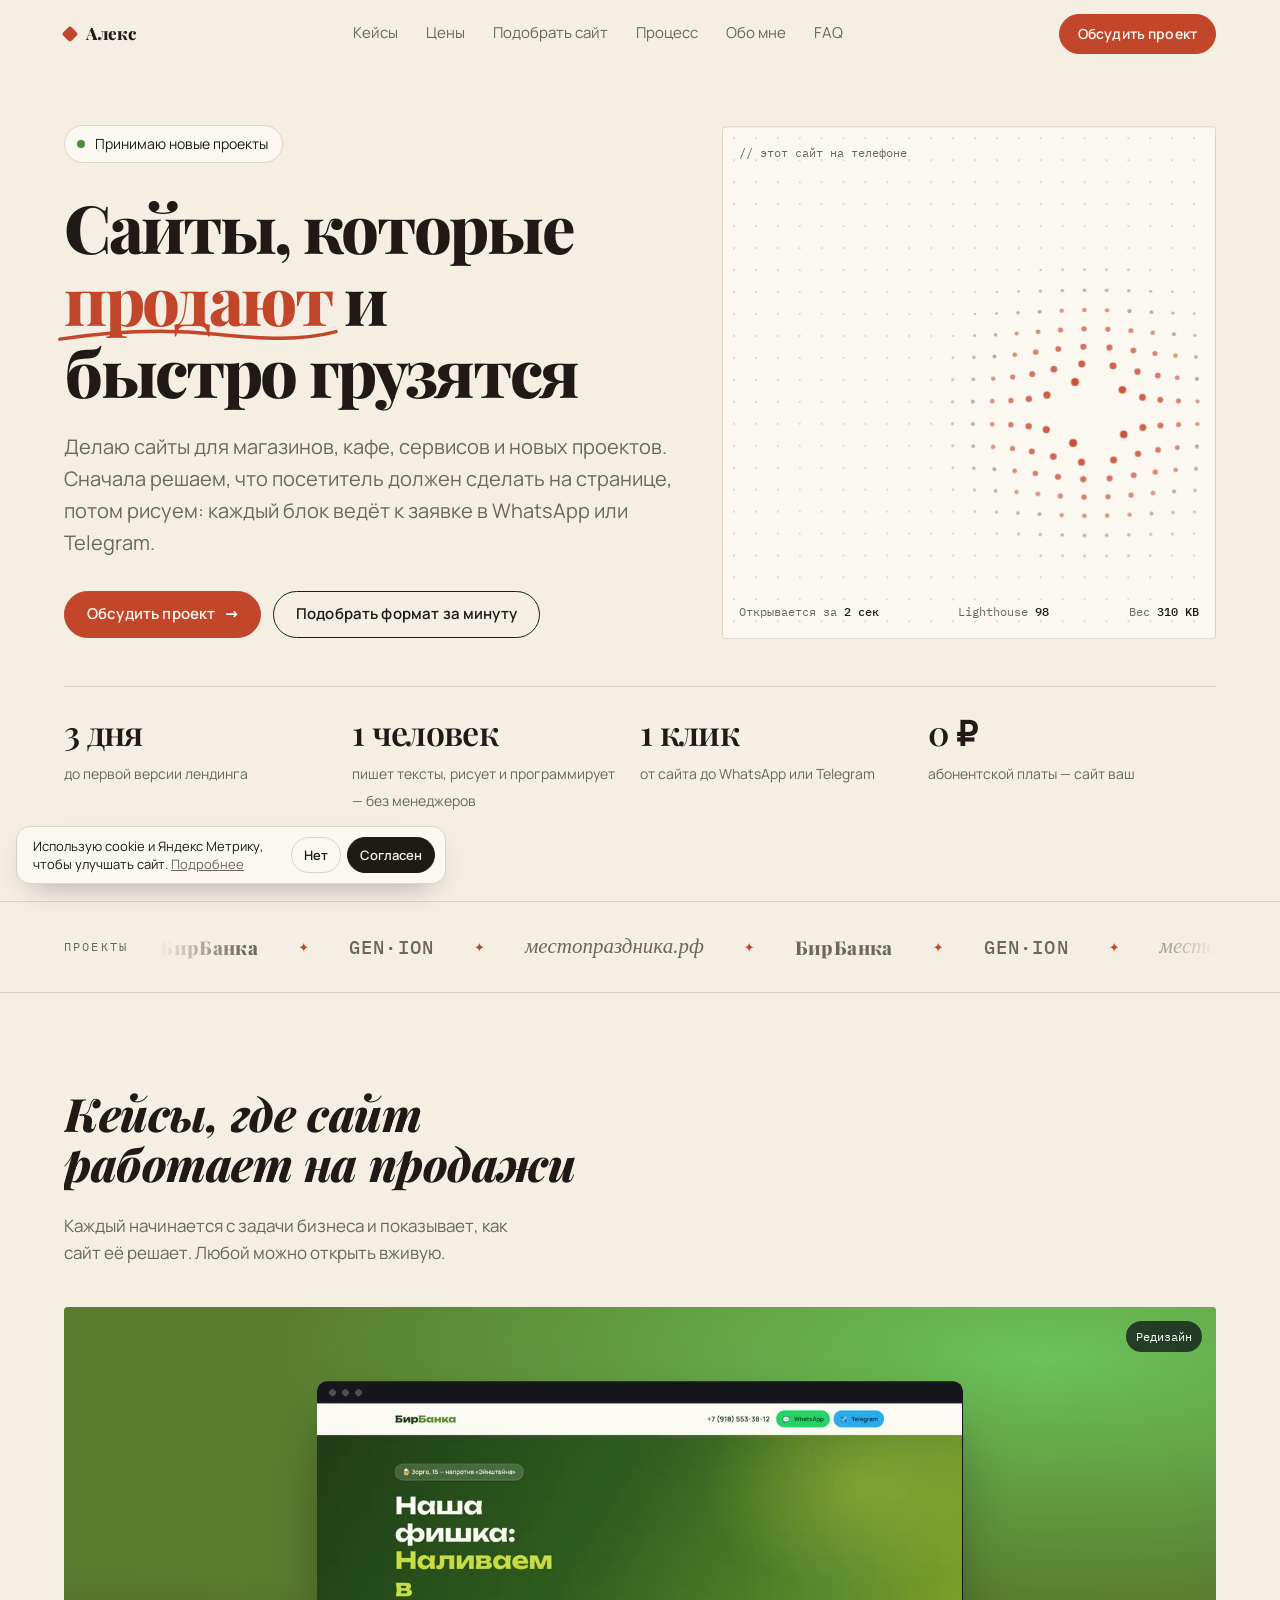
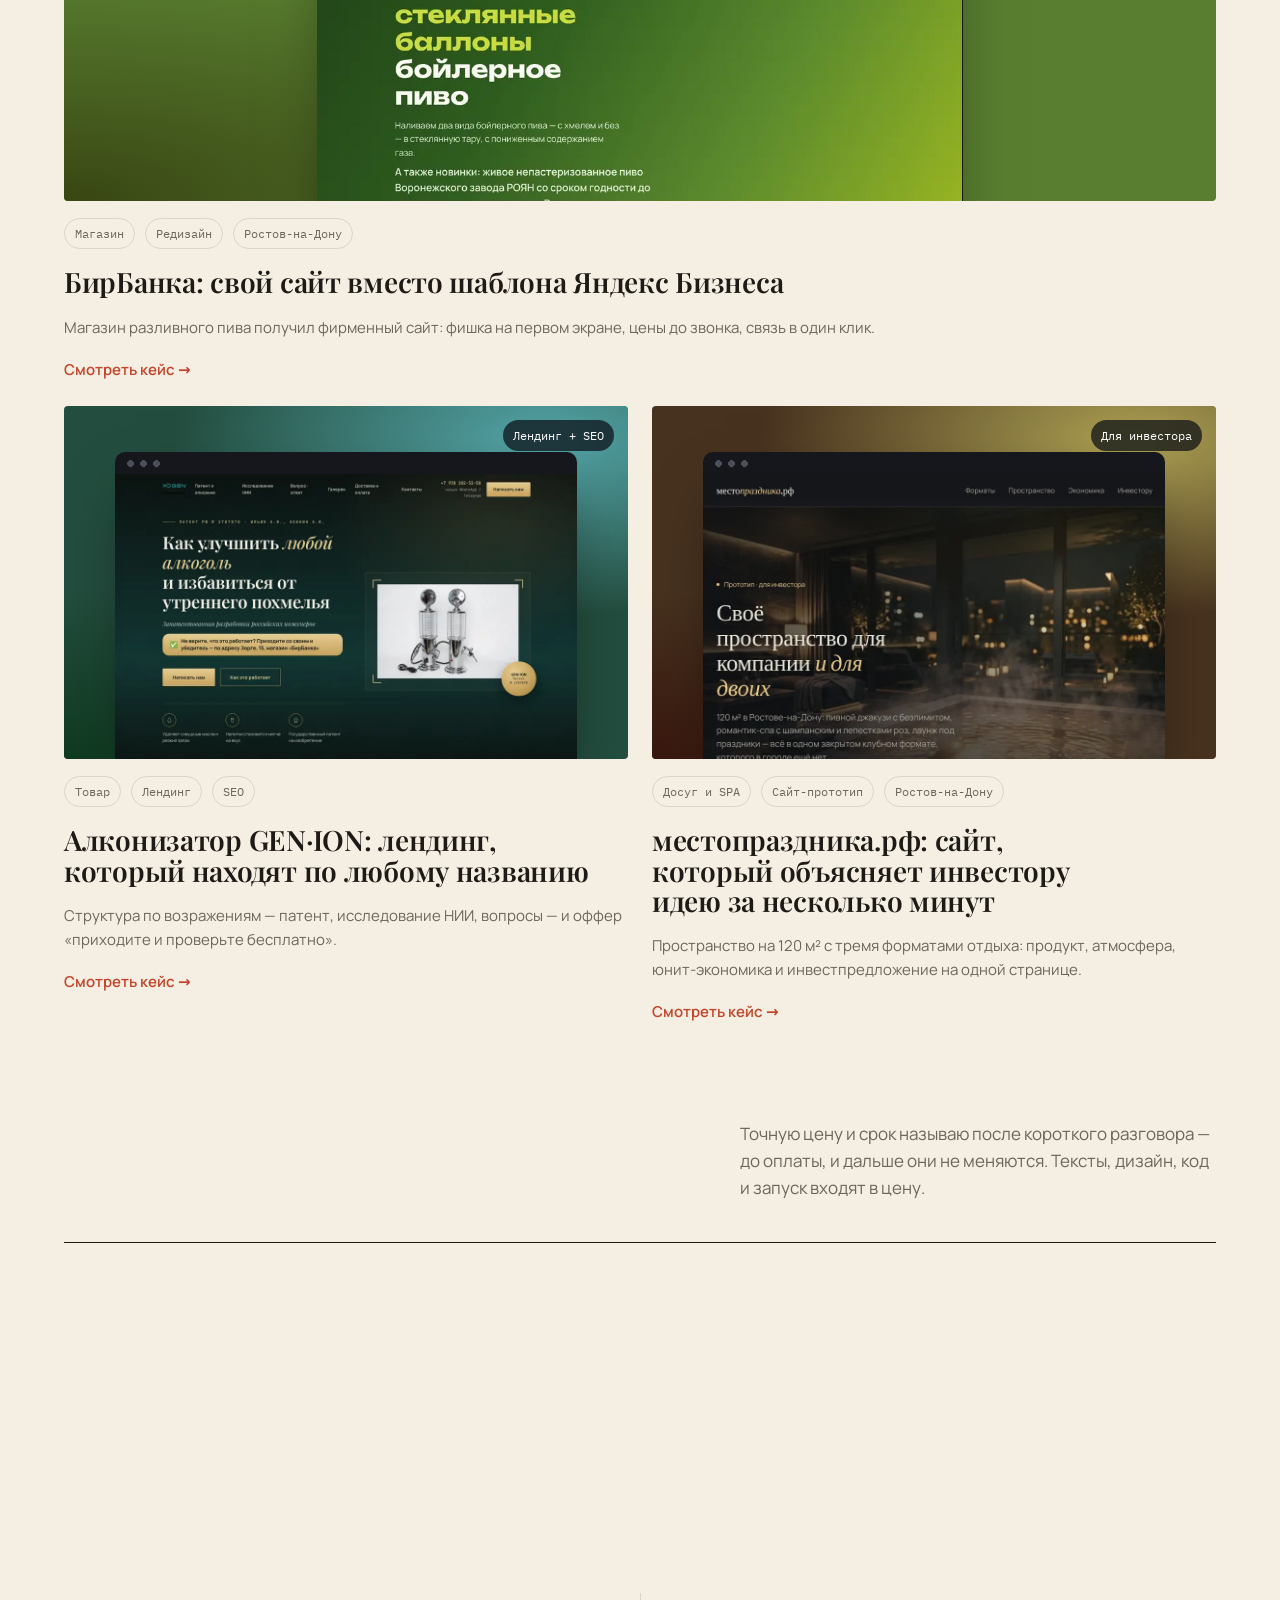
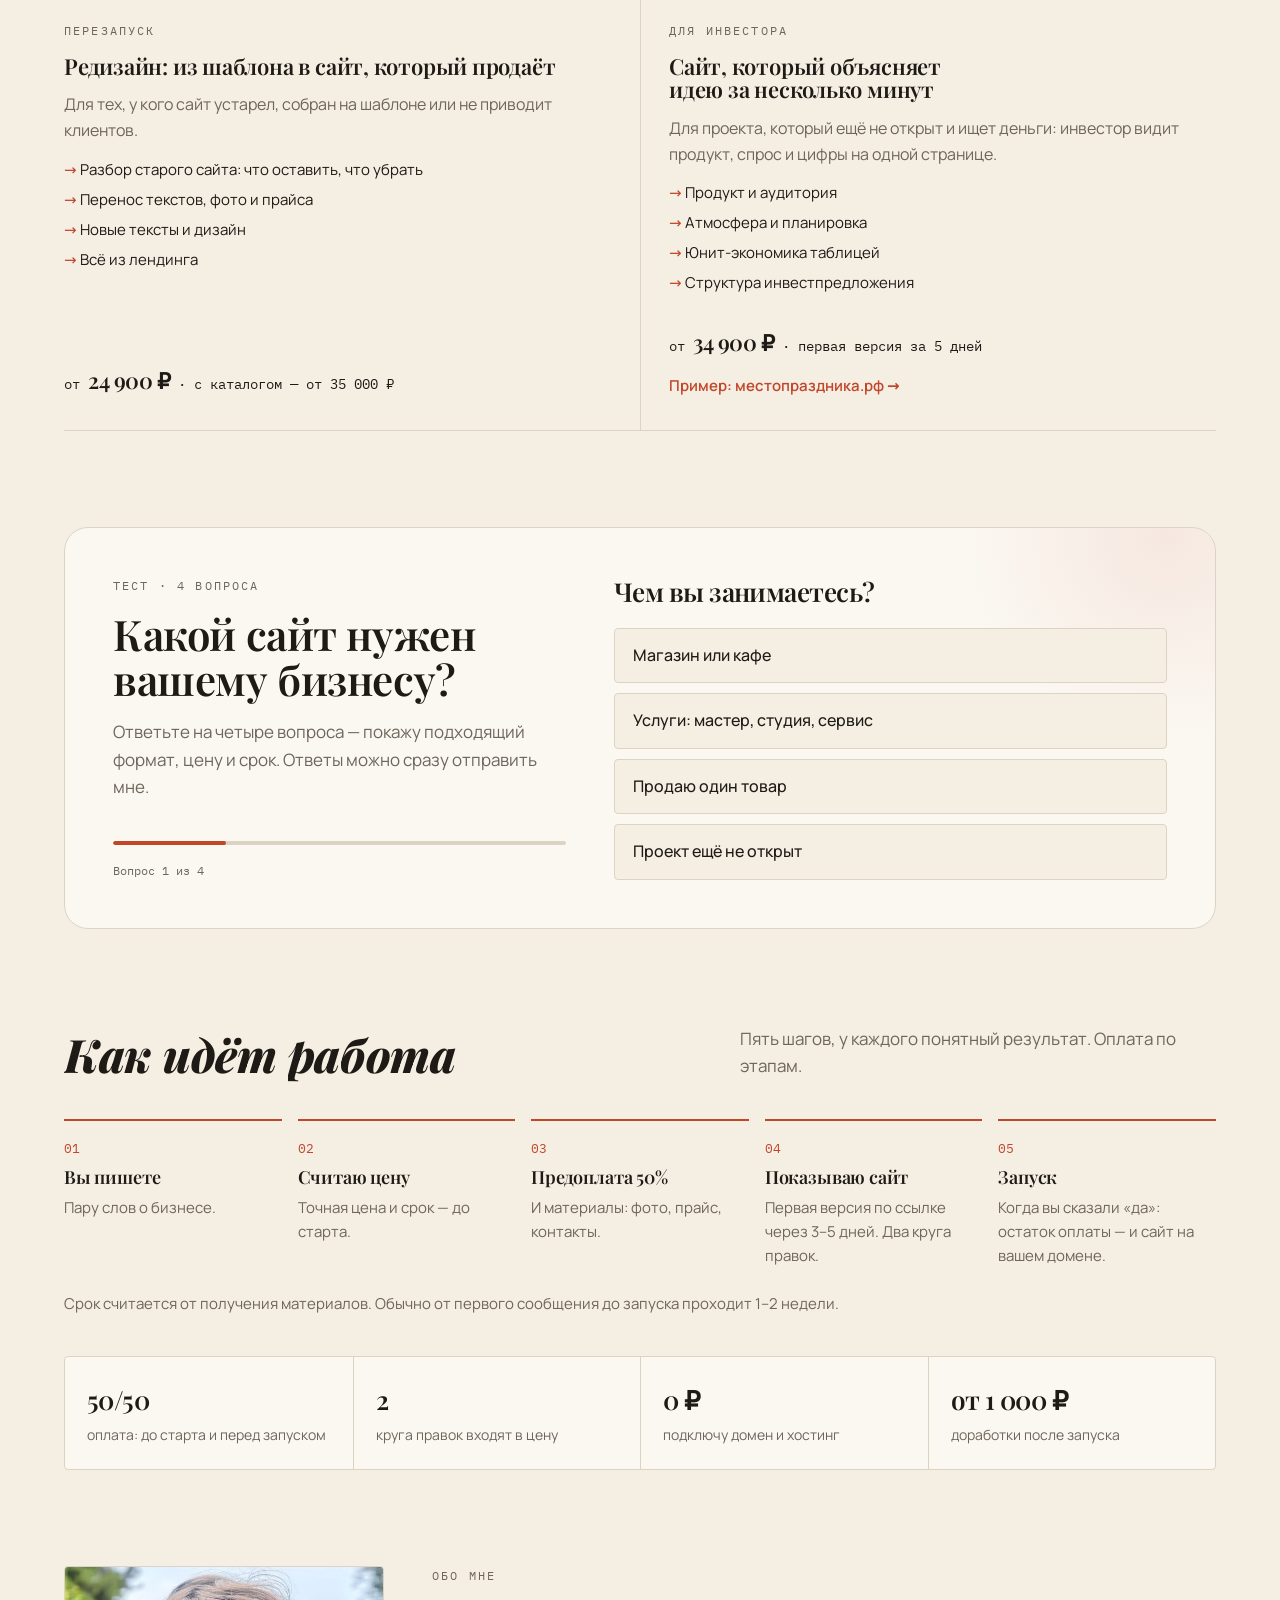
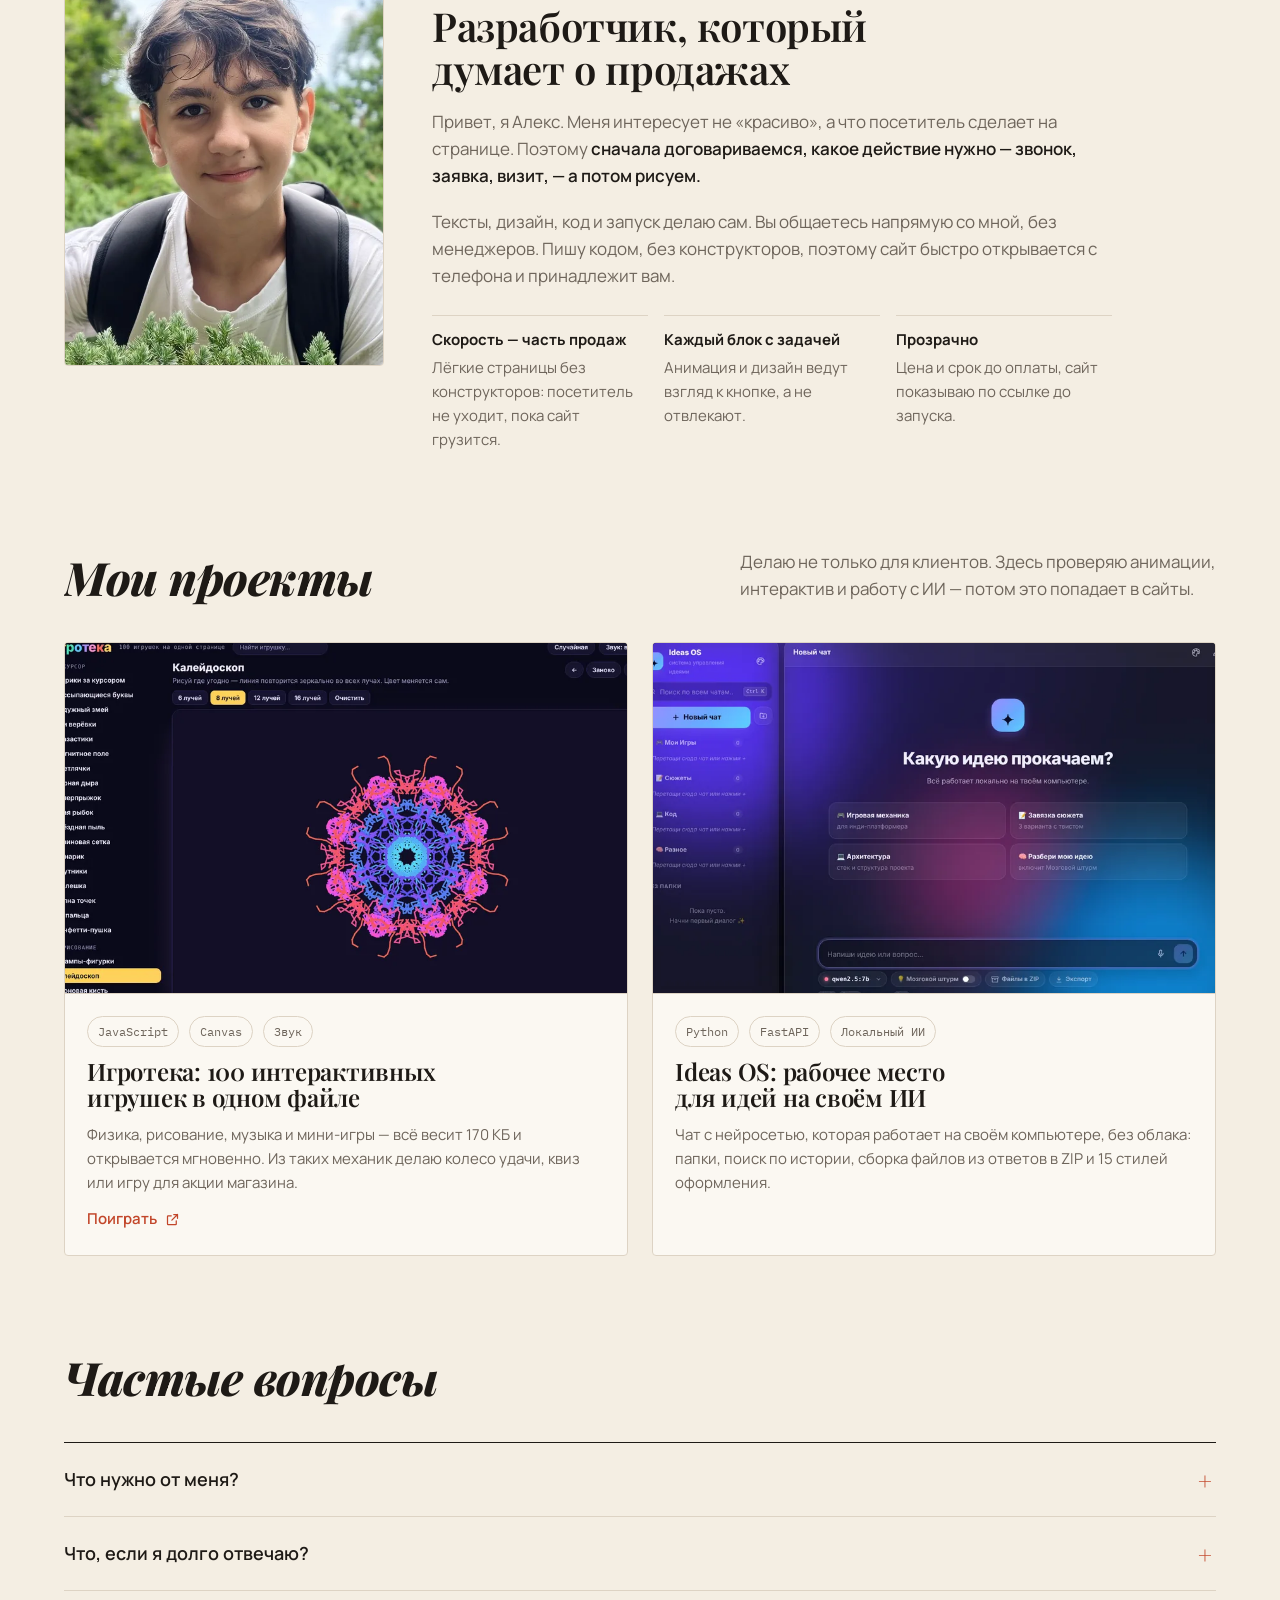
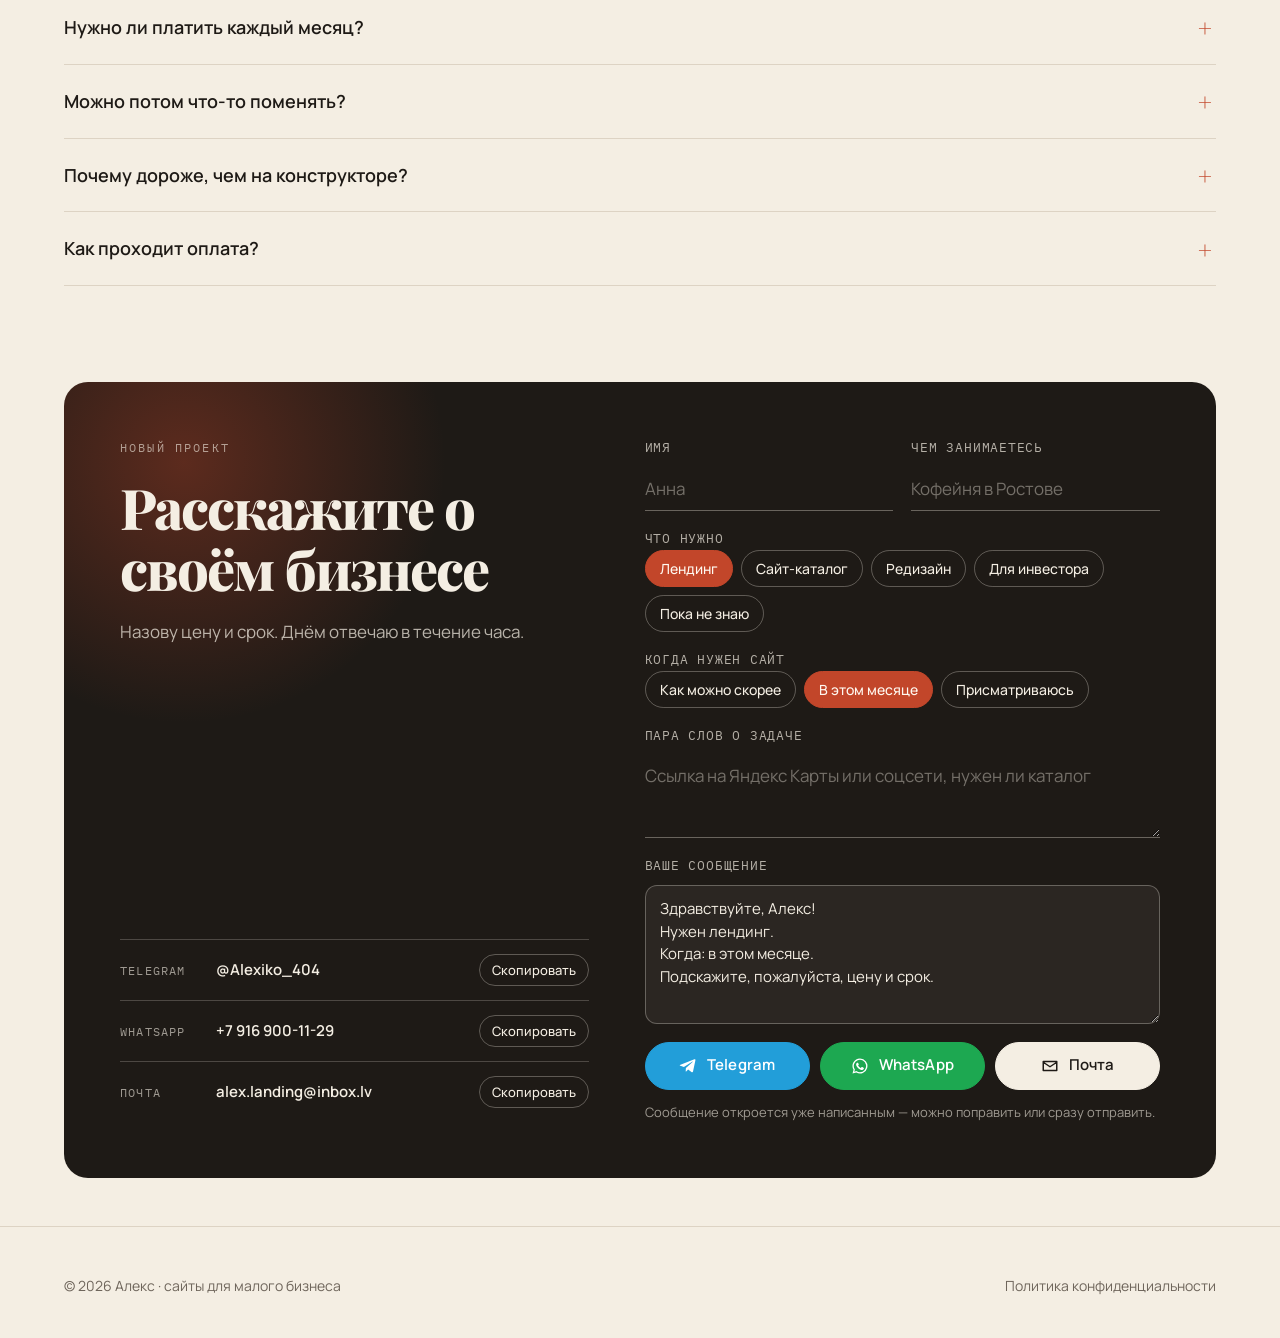
<file: index.html>
<!doctype html>
<html lang="ru">
<head>
<meta charset="utf-8">
<meta name="viewport" content="width=device-width, initial-scale=1, viewport-fit=cover">
<title>Сайты для магазинов, кафе и сервисов под ключ — Алекс</title>
<meta name="description" content="Сайты для магазинов, кафе и сервисов, которые продают и быстро грузятся. Лендинг от 20 000 ₽, первая версия за 3 рабочих дня. Тексты, дизайн, код и запуск — сам, без посредников.">
<link rel="canonical" href="https://www.alex-landing.ru/">
<meta name="theme-color" content="#F4EEE3" media="(prefers-color-scheme: light)">
<meta name="theme-color" content="#16130F" media="(prefers-color-scheme: dark)">
<meta property="og:type" content="website">
<meta property="og:locale" content="ru_RU">
<meta property="og:site_name" content="Алекс — сайты для малого бизнеса">
<meta property="og:title" content="Сайты для магазинов, кафе и сервисов под ключ — Алекс">
<meta property="og:description" content="Сайты для магазинов, кафе и сервисов, которые продают и быстро грузятся. Лендинг от 20 000 ₽, первая версия за 3 рабочих дня. Тексты, дизайн, код и запуск — сам, без посредников.">
<meta property="og:url" content="https://www.alex-landing.ru/">
<meta property="og:image" content="https://www.alex-landing.ru/og/og-home.jpg">
<meta property="og:image:width" content="1200">
<meta property="og:image:height" content="630">
<meta name="twitter:card" content="summary_large_image">
<link rel="icon" href="favicon.svg" type="image/svg+xml">
<link rel="icon" href="favicon-32.png" sizes="32x32" type="image/png">
<link rel="apple-touch-icon" href="apple-touch-icon.png">
<link rel="preload" href="assets/fonts/playfair-display-cyrillic-800-normal.woff2" as="font" type="font/woff2" crossorigin>
<link rel="preload" href="assets/fonts/manrope-cyrillic-400-normal.woff2" as="font" type="font/woff2" crossorigin>
<link rel="stylesheet" href="assets/css/style.css">
<script type="application/ld+json">
{
 "@context": "https://schema.org",
 "@graph": [
  {
   "@type": "Person",
   "@id": "https://www.alex-landing.ru/#alex",
   "name": "Алекс",
   "jobTitle": "Веб-разработчик и дизайнер сайтов",
   "url": "https://www.alex-landing.ru/",
   "email": "mailto:alex.landing@inbox.lv",
   "sameAs": [
    "https://t.me/Alexiko_404"
   ],
   "knowsAbout": [
    "Разработка лендингов",
    "Сайты для малого бизнеса",
    "Редизайн сайтов",
    "SEO"
   ]
  },
  {
   "@type": "Service",
   "name": "Создание сайтов для малого бизнеса под ключ",
   "provider": {
    "@id": "https://www.alex-landing.ru/#alex"
   },
   "areaServed": "RU",
   "hasOfferCatalog": {
    "@type": "OfferCatalog",
    "name": "Пакеты",
    "itemListElement": [
     {
      "@type": "Offer",
      "itemOffered": {
       "@type": "Service",
       "name": "Лендинг"
      },
      "priceSpecification": {
       "@type": "PriceSpecification",
       "minPrice": 20000,
       "priceCurrency": "RUB"
      }
     },
     {
      "@type": "Offer",
      "itemOffered": {
       "@type": "Service",
       "name": "Сайт-каталог"
      },
      "priceSpecification": {
       "@type": "PriceSpecification",
       "minPrice": 30000,
       "priceCurrency": "RUB"
      }
     },
     {
      "@type": "Offer",
      "itemOffered": {
       "@type": "Service",
       "name": "Редизайн сайта"
      },
      "priceSpecification": {
       "@type": "PriceSpecification",
       "minPrice": 25000,
       "priceCurrency": "RUB"
      }
     },
     {
      "@type": "Offer",
      "itemOffered": {
       "@type": "Service",
       "name": "Сайт для инвестора"
      },
      "priceSpecification": {
       "@type": "PriceSpecification",
       "minPrice": 35000,
       "priceCurrency": "RUB"
      }
     }
    ]
   }
  },
  {
   "@type": "FAQPage",
   "mainEntity": [
    {
     "@type": "Question",
     "name": "Что нужно от меня?",
     "acceptedAnswer": {
      "@type": "Answer",
      "text": "Ответить на пару вопросов о бизнесе и прислать фото, прайс и контакты. Тексты пишу я."
     }
    },
    {
     "@type": "Question",
     "name": "Что, если я долго отвечаю?",
     "acceptedAnswer": {
      "@type": "Answer",
      "text": "Срок сдвигается на время задержки. Круг правок — один список одним сообщением."
     }
    },
    {
     "@type": "Question",
     "name": "Нужно ли платить каждый месяц?",
     "acceptedAnswer": {
      "@type": "Answer",
      "text": "Только за хостинг и домен — напрямую провайдеру, обычно около 3 000 ₽ в год. Сайт ваш."
     }
    },
    {
     "@type": "Question",
     "name": "Можно потом что-то поменять?",
     "acceptedAnswer": {
      "@type": "Answer",
      "text": "Да. Мелкие правки — от 1 000 ₽ за задачу, новый блок или раздел — по договорённости, цену называю заранее."
     }
    },
    {
     "@type": "Question",
     "name": "Почему дороже, чем на конструкторе?",
     "acceptedAnswer": {
      "@type": "Answer",
      "text": "Сайт на конструкторе — это шаблон и абонентская плата каждый месяц. Я пишу тексты под ваш бизнес, рисую дизайн с нуля и собираю сайт кодом: он быстрее открывается с телефона, ничего не стоит в месяц и полностью принадлежит вам."
     }
    },
    {
     "@type": "Question",
     "name": "Как проходит оплата?",
     "acceptedAnswer": {
      "@type": "Answer",
      "text": "50% перед стартом, остаток — когда вы приняли сайт и перед запуском на вашем домене."
     }
    }
   ]
  }
 ]
}
</script>
</head>
<body>
<svg width="0" height="0" style="position:absolute" aria-hidden="true">
  <symbol id="i-tg" viewBox="0 0 24 24"><path fill="currentColor" d="M21.9 4.3 18.7 19.4c-.2 1-.9 1.3-1.7.8l-4.8-3.5-2.3 2.2c-.3.3-.5.5-1 .5l.3-4.9 8.9-8c.4-.3-.1-.5-.6-.2L6.5 13.2l-4.7-1.5c-1-.3-1-1 .2-1.5l18.5-7.1c.9-.3 1.6.2 1.4 1.2Z"/></symbol>
  <symbol id="i-wa" viewBox="0 0 24 24"><path fill="currentColor" d="M12 2a10 10 0 0 0-8.6 15.1L2 22l5-1.3A10 10 0 1 0 12 2Zm0 18.2c-1.5 0-3-.4-4.3-1.2l-.3-.2-3 .8.8-2.9-.2-.3A8.2 8.2 0 1 1 12 20.2Zm4.5-6.1c-.2-.1-1.5-.7-1.7-.8-.2-.1-.4-.1-.6.1l-.8 1c-.1.2-.3.2-.5.1a6.7 6.7 0 0 1-3.3-2.9c-.3-.4.2-.4.7-1.4.1-.2 0-.3 0-.4l-.8-1.8c-.2-.5-.4-.4-.6-.4h-.5a1 1 0 0 0-.7.3 3 3 0 0 0-.9 2.2c0 1.3.9 2.5 1 2.7.1.2 1.8 2.8 4.4 3.9 1.6.7 2.3.8 3.1.6.5-.1 1.5-.6 1.7-1.2.2-.6.2-1.1.2-1.2-.1-.1-.3-.2-.5-.3Z"/></symbol>
  <symbol id="i-mail" viewBox="0 0 24 24"><path fill="none" stroke="currentColor" stroke-width="2" stroke-linejoin="round" d="M3 6h18v12H3zM3 7l9 6 9-6"/></symbol>
  <symbol id="i-ext" viewBox="0 0 24 24"><path fill="none" stroke="currentColor" stroke-width="2" stroke-linecap="round" stroke-linejoin="round" d="M14 4h6v6M20 4l-9 9M18 14v5a1 1 0 0 1-1 1H5a1 1 0 0 1-1-1V7a1 1 0 0 1 1-1h5"/></symbol>
</svg>
<header class="site-header">
  <div class="wrap header-row">
    <a class="logo" href="./" aria-label="Алекс — на главную"><i aria-hidden="true"></i>Алекс</a>
    <nav class="main-nav" aria-label="Разделы">
      <a href="#work">Кейсы</a><a href="#services">Цены</a><a href="#quiz">Подобрать сайт</a><a href="#process">Процесс</a><a href="#about">Обо мне</a><a href="#faq">FAQ</a>
    </nav>
    <a class="btn btn-primary" href="#contact">Обсудить проект</a>
  </div>
</header>

<main>
  <section class="hero" data-hero>
    <div class="wrap hero-grid">
      <div>
        <span class="status"><span class="dot" aria-hidden="true"></span>Принимаю новые проекты</span>
        <h1>Сайты, которые <em>продают</em> и&nbsp;быстро грузятся</h1>
        <p class="lead">Делаю сайты для магазинов, кафе, сервисов и новых проектов. Сначала решаем, что посетитель должен сделать на странице, потом рисуем: каждый блок ведёт к заявке в WhatsApp или Telegram.</p>
        <div class="ctas">
          <a class="btn btn-primary" href="#contact">Обсудить проект <span class="arr">→</span></a>
          <a class="btn btn-ghost" href="#quiz">Подобрать формат за минуту</a>
        </div>
      </div>
      <div class="field" id="field" aria-hidden="true">
        <canvas id="cv"></canvas>
        <span class="tag">// этот сайт на телефоне</span>
        <div class="hud"><span>Открывается за <b>2 сек</b></span><span>Lighthouse <b>98</b></span><span>Вес <b>310 KB</b></span></div>
      </div>
    </div>
    <div class="wrap">
      <div class="vitals tab">
        <div><b>3 дня</b><span>до первой версии лендинга</span></div>
        <div><b>1 человек</b><span>пишет тексты, рисует и программирует — без менеджеров</span></div>
        <div><b>1 клик</b><span>от сайта до WhatsApp или Telegram</span></div>
        <div><b>0 ₽</b><span>абонентской платы — сайт ваш</span></div>
      </div>
    </div>
  </section>

  <div class="logos">
    <div class="wrap">
      <span class="eyebrow">Проекты</span>
      <a class="lg lg1" href="cases/birbanka.html">БирБанка</a>
      <a class="lg lg2" href="cases/alkonizator.html">GEN·ION</a>
      <a class="lg lg3" href="cases/mesto-prazdnika.html">местопраздника.рф</a>
    </div>
  </div>

  <section class="block" id="work">
    <div class="wrap">
      <div class="sec-head">
        <h2>Кейсы, где сайт работает на продажи</h2>
        <p>Каждый начинается с задачи бизнеса и показывает, как сайт её решает. Любой можно открыть вживую.</p>
      </div>
      <div class="cases">
        <a class="case-card reveal" href="cases/birbanka.html" data-goal="case_open">
          <div class="cover " style="--h:88;--s:45%;--l:34%"><span class="badge">Редизайн</span><div class="mock" style="--dur:5s"><div class="viewport"><img src="assets/img/birbanka/full-d.webp" width="960" height="2397" alt="Сайт БирБанка" loading="lazy"></div></div></div>
          <div class="case-meta"><span class="chip">Магазин</span><span class="chip">Редизайн</span><span class="chip">Ростов-на-Дону</span></div>
          <h3>БирБанка: свой сайт вместо шаблона Яндекс Бизнеса</h3>
          <p class="more">Магазин разливного пива получил фирменный сайт: фишка на первом экране, цены до звонка, связь в один клик.</p>
          <div class="case-links"><span>Смотреть кейс →</span></div>
        </a>
        <a class="case-card reveal" href="cases/alkonizator.html" data-goal="case_open">
          <div class="cover " style="--h:158;--s:38%;--l:22%"><span class="badge">Лендинг + SEO</span><div class="mock" style="--dur:11s"><div class="viewport"><img src="assets/img/alkonizator/full-d.webp" width="960" height="5592" alt="Сайт Алконизатор GEN·ION" loading="lazy"></div></div></div>
          <div class="case-meta"><span class="chip">Товар</span><span class="chip">Лендинг</span><span class="chip">SEO</span></div>
          <h3>Алконизатор GEN·ION: лендинг, который находят по любому названию</h3>
          <p class="more">Структура по возражениям — патент, исследование НИИ, вопросы — и оффер «приходите и проверьте бесплатно».</p>
          <div class="case-links"><span>Смотреть кейс →</span></div>
        </a>
        <a class="case-card reveal" href="cases/mesto-prazdnika.html" data-goal="case_open">
          <div class="cover " style="--h:28;--s:40%;--l:20%"><span class="badge">Для инвестора</span><div class="mock" style="--dur:12s"><div class="viewport"><img src="assets/img/mesto/full-d.webp" width="960" height="6466" alt="Сайт местопраздника.рф" loading="lazy"></div></div></div>
          <div class="case-meta"><span class="chip">Досуг и SPA</span><span class="chip">Сайт-прототип</span><span class="chip">Ростов-на-Дону</span></div>
          <h3>местопраздника.рф: сайт, который объясняет инвестору идею за несколько минут</h3>
          <p class="more">Пространство на 120 м² с тремя форматами отдыха: продукт, атмосфера, юнит-экономика и инвестпредложение на одной странице.</p>
          <div class="case-links"><span>Смотреть кейс →</span></div>
        </a>
      </div>
    </div>
  </section>

  <section class="block" id="services">
    <div class="wrap">
      <div class="sec-head">
        <h2>Услуги и цены</h2>
        <p>Точную цену и срок называю после короткого разговора — до оплаты, и дальше они не меняются. Тексты, дизайн, код и запуск входят в цену.</p>
      </div>
      <div class="services">
        <div class="svc reveal">
          <span class="eyebrow">Запуск</span>
          <h3>Лендинг, который собирает заявки</h3>
          <p>Для одной услуги, товара или акции, которые нужно продать.</p>
          <ul><li>Тексты, дизайн и вёрстка</li><li>Мобильная версия</li><li>SEO и Яндекс Метрика</li><li>WhatsApp, Telegram и карта</li></ul>
          <div class="price">от <b>20 000 ₽</b> · первая версия за 3 дня</div>
        </div>
        <div class="svc reveal">
          <span class="eyebrow">Рост</span>
          <h3>Каталог, по которому выбирают до звонка</h3>
          <p>Для магазина, кафе или услуг с прайсом: покупатель приходит уже с выбором.</p>
          <ul><li>Всё из лендинга</li><li>Каталог или меню с ценами</li><li>Отзывы и «как добраться»</li></ul>
          <div class="price">от <b>30 000 ₽</b> · первая версия за 4 дня</div>
        </div>
        <div class="svc reveal">
          <span class="eyebrow">Перезапуск</span>
          <h3>Редизайн: из шаблона в&nbsp;сайт, который продаёт</h3>
          <p>Для тех, у кого сайт устарел, собран на шаблоне или не приводит клиентов.</p>
          <ul><li>Разбор старого сайта: что оставить, что убрать</li><li>Перенос текстов, фото и прайса</li><li>Новые тексты и дизайн</li><li>Всё из лендинга</li></ul>
          <div class="price">от <b>25 000 ₽</b> · с каталогом — от 35 000 ₽</div>
        </div>
        <div class="svc reveal">
          <span class="eyebrow">Для инвестора</span>
          <h3>Сайт, который объясняет идею за&nbsp;несколько минут</h3>
          <p>Для проекта, который ещё не открыт и ищет деньги: инвестор видит продукт, спрос и цифры на одной странице.</p>
          <ul><li>Продукт и аудитория</li><li>Атмосфера и планировка</li><li>Юнит-экономика таблицей</li><li>Структура инвестпредложения</li></ul>
          <div class="price">от <b>35 000 ₽</b> · первая версия за 5 дней</div>
          <a class="svc-link" href="cases/mesto-prazdnika.html">Пример: местопраздника.рф →</a>
        </div>
      </div>
    </div>
  </section>

  <section class="block" id="quiz">
    <div class="wrap">
      <div class="quiz reveal" data-quiz>
        <div class="quiz-side">
          <span class="eyebrow">Тест · 4 вопроса</span>
          <h2>Какой сайт нужен вашему бизнесу?</h2>
          <p>Ответьте на четыре вопроса — покажу подходящий формат, цену и срок. Ответы можно сразу отправить мне.</p>
          <div class="quiz-progress" aria-hidden="true"><i></i></div>
          <span class="quiz-count tab" data-quiz-count>Вопрос 1 из 4</span>
        </div>
        <div class="quiz-main">
          <fieldset class="q is-active" data-q="biz">
            <legend>Чем вы занимаетесь?</legend>
            <div class="q-opts">
              <button type="button" data-v="shop">Магазин или кафе</button>
              <button type="button" data-v="service">Услуги: мастер, студия, сервис</button>
              <button type="button" data-v="product">Продаю один товар</button>
              <button type="button" data-v="startup">Проект ещё не открыт</button>
            </div>
          </fieldset>
          <fieldset class="q" data-q="now">
            <legend>Сайт сейчас есть?</legend>
            <div class="q-opts">
              <button type="button" data-v="none">Нет, ничего нет</button>
              <button type="button" data-v="maps">Только Карты или соцсети</button>
              <button type="button" data-v="old">Есть, но устарел или на шаблоне</button>
            </div>
          </fieldset>
          <fieldset class="q" data-q="items">
            <legend>Из скольких позиций клиент выбирает?</legend>
            <div class="q-opts">
              <button type="button" data-v="one">Одна услуга или товар</button>
              <button type="button" data-v="few">До 10 позиций</button>
              <button type="button" data-v="many">Больше 10 — прайс или меню</button>
            </div>
          </fieldset>
          <fieldset class="q" data-q="goal">
            <legend>Что должен сделать посетитель сайта?</legend>
            <div class="q-opts">
              <button type="button" data-v="write">Написать или позвонить</button>
              <button type="button" data-v="visit">Прийти в точку</button>
              <button type="button" data-v="choose">Выбрать из прайса и заказать</button>
              <button type="button" data-v="invest">Понять идею и вложить деньги</button>
            </div>
          </fieldset>
          <div class="q-result" data-quiz-result hidden>
            <span class="eyebrow">Вам подойдёт</span>
            <h3 data-r="name"></h3>
            <p data-r="why"></p>
            <div class="q-price"><b data-r="price"></b><span data-r="time"></span></div>
            <div class="q-actions">
              <a class="btn btn-primary" href="#contact" data-quiz-send data-goal="quiz_done">Отправить ответы <span class="arr">→</span></a>
              <button type="button" class="link-btn" data-quiz-reset>Пройти заново</button>
            </div>
          </div>
          <button type="button" class="link-btn q-back" data-quiz-back hidden>← Назад</button>
        </div>
      </div>
    </div>
  </section>

  <section class="block" id="process">
    <div class="wrap">
      <div class="sec-head">
        <h2>Как идёт работа</h2>
        <p>Пять шагов, у каждого понятный результат. Оплата по этапам.</p>
      </div>
      <div class="process">
        <div class="step reveal"><span class="n">01</span><h3>Вы пишете</h3><p>Пару слов о бизнесе.</p></div>
        <div class="step reveal"><span class="n">02</span><h3>Считаю цену</h3><p>Точная цена и срок — до старта.</p></div>
        <div class="step reveal"><span class="n">03</span><h3>Предоплата 50%</h3><p>И материалы: фото, прайс, контакты.</p></div>
        <div class="step reveal"><span class="n">04</span><h3>Показываю сайт</h3><p>Первая версия по ссылке через 3–5 дней. Два круга правок.</p></div>
        <div class="step reveal"><span class="n">05</span><h3>Запуск</h3><p>Когда вы сказали «да»: остаток оплаты — и сайт на вашем домене.</p></div>
      </div>
      <p class="process-note">Срок считается от получения материалов. Обычно от первого сообщения до запуска проходит 1–2 недели.</p>
      <div class="terms tab reveal" style="margin-top:40px">
        <div><b>50/50</b><span>оплата: до старта и перед запуском</span></div>
        <div><b>2</b><span>круга правок входят в цену</span></div>
        <div><b>0 ₽</b><span>подключу домен и хостинг</span></div>
        <div><b>от 1 000 ₽</b><span>доработки после запуска</span></div>
      </div>
    </div>
  </section>

  <section class="block" id="about">
    <div class="wrap about">
      <div class="portrait reveal"><img src="assets/img/alex.webp" width="640" height="800" alt="Алекс, веб-разработчик" loading="lazy"></div>
      <div class="about-text reveal">
        <span class="eyebrow">Обо мне</span>
        <h2>Разработчик, который думает о&nbsp;продажах</h2>
        <p>Привет, я Алекс. Меня интересует не «красиво», а что посетитель сделает на странице. Поэтому <strong>сначала договариваемся, какое действие нужно — звонок, заявка, визит, — а потом рисуем.</strong></p>
        <p>Тексты, дизайн, код и запуск делаю сам. Вы общаетесь напрямую со мной, без менеджеров. Пишу кодом, без конструкторов, поэтому сайт быстро открывается с телефона и принадлежит вам.</p>
        <div class="principles">
          <div><b>Скорость — часть продаж</b><span>Лёгкие страницы без конструкторов: посетитель не уходит, пока сайт грузится.</span></div>
          <div><b>Каждый блок с задачей</b><span>Анимация и дизайн ведут взгляд к кнопке, а не отвлекают.</span></div>
          <div><b>Прозрачно</b><span>Цена и срок до оплаты, сайт показываю по ссылке до запуска.</span></div>
        </div>
      </div>
    </div>
  </section>

  <section class="block" id="lab">
    <div class="wrap">
      <div class="sec-head">
        <h2>Мои проекты</h2>
        <p>Делаю не только для клиентов. Здесь проверяю анимации, интерактив и работу с ИИ — потом это попадает в сайты.</p>
      </div>
      <div class="lab">
        <a class="lab-card reveal" href="work/igroteka/index.html" target="_blank" rel="noopener" data-goal="demo_open">
          <div class="lab-pic"><img src="assets/img/lab/igroteka.webp" width="960" height="600" alt="Игротека — интерактивные игрушки в браузере" loading="lazy"></div>
          <div class="lab-body">
            <div class="case-meta"><span class="chip">JavaScript</span><span class="chip">Canvas</span><span class="chip">Звук</span></div>
            <h3>Игротека: 100 интерактивных игрушек в одном файле</h3>
            <p>Физика, рисование, музыка и мини-игры — всё весит 170 КБ и открывается мгновенно. Из таких механик делаю колесо удачи, квиз или игру для акции магазина.</p>
            <span class="lab-link">Поиграть <svg><use href="#i-ext"/></svg></span>
          </div>
        </a>
        <div class="lab-card reveal">
          <div class="lab-pic"><img src="assets/img/lab/ideas-os.webp" width="960" height="600" alt="Ideas OS — чат с локальным ИИ" loading="lazy"></div>
          <div class="lab-body">
            <div class="case-meta"><span class="chip">Python</span><span class="chip">FastAPI</span><span class="chip">Локальный ИИ</span></div>
            <h3>Ideas OS: рабочее место для идей на своём ИИ</h3>
            <p>Чат с нейросетью, которая работает на своём компьютере, без облака: папки, поиск по истории, сборка файлов из ответов в ZIP и 15 стилей оформления.</p>
          </div>
        </div>
      </div>
    </div>
  </section>

  <section class="block" id="faq">
    <div class="wrap">
      <div class="sec-head"><h2>Частые вопросы</h2></div>
      <div class="faq"><details><summary>Что нужно от меня?</summary><p>Ответить на пару вопросов о бизнесе и прислать фото, прайс и контакты. Тексты пишу я.</p></details><details><summary>Что, если я долго отвечаю?</summary><p>Срок сдвигается на время задержки. Круг правок — один список одним сообщением.</p></details><details><summary>Нужно ли платить каждый месяц?</summary><p>Только за хостинг и домен — напрямую провайдеру, обычно около 3 000 ₽ в год. Сайт ваш.</p></details><details><summary>Можно потом что-то поменять?</summary><p>Да. Мелкие правки — от 1 000 ₽ за задачу, новый блок или раздел — по договорённости, цену называю заранее.</p></details><details><summary>Почему дороже, чем на конструкторе?</summary><p>Сайт на конструкторе — это шаблон и абонентская плата каждый месяц. Я пишу тексты под ваш бизнес, рисую дизайн с нуля и собираю сайт кодом: он быстрее открывается с телефона, ничего не стоит в месяц и полностью принадлежит вам.</p></details><details><summary>Как проходит оплата?</summary><p>50% перед стартом, остаток — когда вы приняли сайт и перед запуском на вашем домене.</p></details></div>
    </div>
  </section>

  <div class="wrap" id="contact">
    <div class="contact reveal">
      <div class="side">
        <span class="eyebrow" style="color:inherit;opacity:.6">Новый проект</span>
        <h2>Расскажите о своём бизнесе</h2>
        <p>Назову цену и срок. Днём отвечаю в течение часа.</p>
        <div class="ch">
          <div><span>Telegram</span><a href="https://t.me/Alexiko_404" target="_blank" rel="noopener" data-goal="tg_click">@Alexiko_404</a><button class="copy" type="button" data-copy="@Alexiko_404">Скопировать</button></div>
          <div><span>WhatsApp</span><a href="https://wa.me/79169001129?text=%D0%97%D0%B4%D1%80%D0%B0%D0%B2%D1%81%D1%82%D0%B2%D1%83%D0%B9%D1%82%D0%B5%2C%20%D0%90%D0%BB%D0%B5%D0%BA%D1%81%21%20%D0%A5%D0%BE%D1%87%D1%83%20%D1%81%D0%B0%D0%B9%D1%82%20%D0%B4%D0%BB%D1%8F%20%D1%81%D0%B2%D0%BE%D0%B5%D0%B3%D0%BE%20%D0%B1%D0%B8%D0%B7%D0%BD%D0%B5%D1%81%D0%B0%3A%20" target="_blank" rel="noopener" data-goal="wa_click">+7 916 900-11-29</a><button class="copy" type="button" data-copy="+79169001129">Скопировать</button></div>
          <div><span>Почта</span><a href="mailto:alex.landing@inbox.lv" data-goal="mail_click">alex.landing@inbox.lv</a><button class="copy" type="button" data-copy="alex.landing@inbox.lv">Скопировать</button></div>
        </div>
      </div>
      <form class="brief" id="brief" novalidate data-wa="79169001129" data-tg="Alexiko_404" data-mail="alex.landing@inbox.lv">
        <div class="row2">
          <div class="fl"><label for="f-name">Имя</label><input id="f-name" name="name" autocomplete="name" placeholder="Анна"></div>
          <div class="fl"><label for="f-biz">Чем занимаетесь</label><input id="f-biz" name="biz" placeholder="Кофейня в Ростове"></div>
        </div>
        <fieldset class="fl"><legend>Что нужно</legend>
          <div class="chips">
            <input type="radio" name="type" id="t1" value="лендинг" checked><label for="t1">Лендинг</label>
            <input type="radio" name="type" id="t2" value="сайт-каталог"><label for="t2">Сайт-каталог</label>
            <input type="radio" name="type" id="t3" value="редизайн сайта"><label for="t3">Редизайн</label>
            <input type="radio" name="type" id="t5" value="сайт для инвестора"><label for="t5">Для инвестора</label>
            <input type="radio" name="type" id="t4" value="consult"><label for="t4">Пока не знаю</label>
          </div>
        </fieldset>
        <fieldset class="fl"><legend>Когда нужен сайт</legend>
          <div class="chips">
            <input type="radio" name="when" id="w1" value="как можно скорее"><label for="w1">Как можно скорее</label>
            <input type="radio" name="when" id="w2" value="в этом месяце" checked><label for="w2">В этом месяце</label>
            <input type="radio" name="when" id="w3" value="пока присматриваюсь"><label for="w3">Присматриваюсь</label>
          </div>
        </fieldset>
        <div class="fl"><label for="f-msg">Пара слов о задаче</label><textarea id="f-msg" name="msg" rows="2" placeholder="Ссылка на Яндекс Карты или соцсети, нужен ли каталог"></textarea></div>
        <div class="fl preview">
          <div class="preview-head"><label for="f-preview">Ваше сообщение</label><button type="button" class="link-btn" id="f-reset" hidden>Собрать заново</button></div>
          <textarea id="f-preview" name="preview" rows="5"></textarea>
        </div>
        <div class="send">
          <a class="btn btn-tg" id="send-tg" href="https://t.me/Alexiko_404" target="_blank" rel="noopener" data-goal="tg_click"><svg><use href="#i-tg"/></svg>Telegram</a>
          <a class="btn btn-wa" id="send-wa" href="https://wa.me/79169001129?text=%D0%97%D0%B4%D1%80%D0%B0%D0%B2%D1%81%D1%82%D0%B2%D1%83%D0%B9%D1%82%D0%B5%2C%20%D0%90%D0%BB%D0%B5%D0%BA%D1%81%21%20%D0%A5%D0%BE%D1%87%D1%83%20%D1%81%D0%B0%D0%B9%D1%82%20%D0%B4%D0%BB%D1%8F%20%D1%81%D0%B2%D0%BE%D0%B5%D0%B3%D0%BE%20%D0%B1%D0%B8%D0%B7%D0%BD%D0%B5%D1%81%D0%B0%3A%20" target="_blank" rel="noopener" data-goal="wa_click"><svg><use href="#i-wa"/></svg>WhatsApp</a>
          <a class="btn btn-mail" id="send-mail" href="mailto:alex.landing@inbox.lv" data-goal="mail_click"><svg><use href="#i-mail"/></svg>Почта</a>
        </div>
        <small class="send-note">Сообщение откроется уже написанным — можно поправить или сразу отправить.</small>
      </form>
    </div>
  </div>
</main>

<footer class="site-footer">
  <div class="wrap footer-row">
    <span>© <span data-year>2026</span> Алекс · сайты для малого бизнеса</span>
    <a href="privacy.html">Политика конфиденциальности</a>
  </div>
</footer>

<div class="float-bar" aria-label="Быстрая связь">
  <a class="btn btn-tg" href="https://t.me/Alexiko_404" target="_blank" rel="noopener" data-goal="tg_click"><svg><use href="#i-tg"/></svg>Telegram</a>
  <a class="btn btn-wa" href="https://wa.me/79169001129?text=%D0%97%D0%B4%D1%80%D0%B0%D0%B2%D1%81%D1%82%D0%B2%D1%83%D0%B9%D1%82%D0%B5%2C%20%D0%90%D0%BB%D0%B5%D0%BA%D1%81%21%20%D0%A5%D0%BE%D1%87%D1%83%20%D1%81%D0%B0%D0%B9%D1%82%20%D0%B4%D0%BB%D1%8F%20%D1%81%D0%B2%D0%BE%D0%B5%D0%B3%D0%BE%20%D0%B1%D0%B8%D0%B7%D0%BD%D0%B5%D1%81%D0%B0%3A%20" target="_blank" rel="noopener" data-goal="wa_click"><svg><use href="#i-wa"/></svg>WhatsApp</a>
</div>

<div class="cookie" role="region" aria-label="Согласие на cookie">
  <span>Использую cookie и Яндекс Метрику, чтобы улучшать сайт. <a href="privacy.html">Подробнее</a></span>
  <span class="cookie-btns"><button type="button" data-consent="no">Нет</button><button type="button" data-consent="yes">Согласен</button></span>
</div>

<script src="assets/js/main.js" defer></script>
<script src="assets/js/motion.js" defer></script>
</body>
</html>
</file>
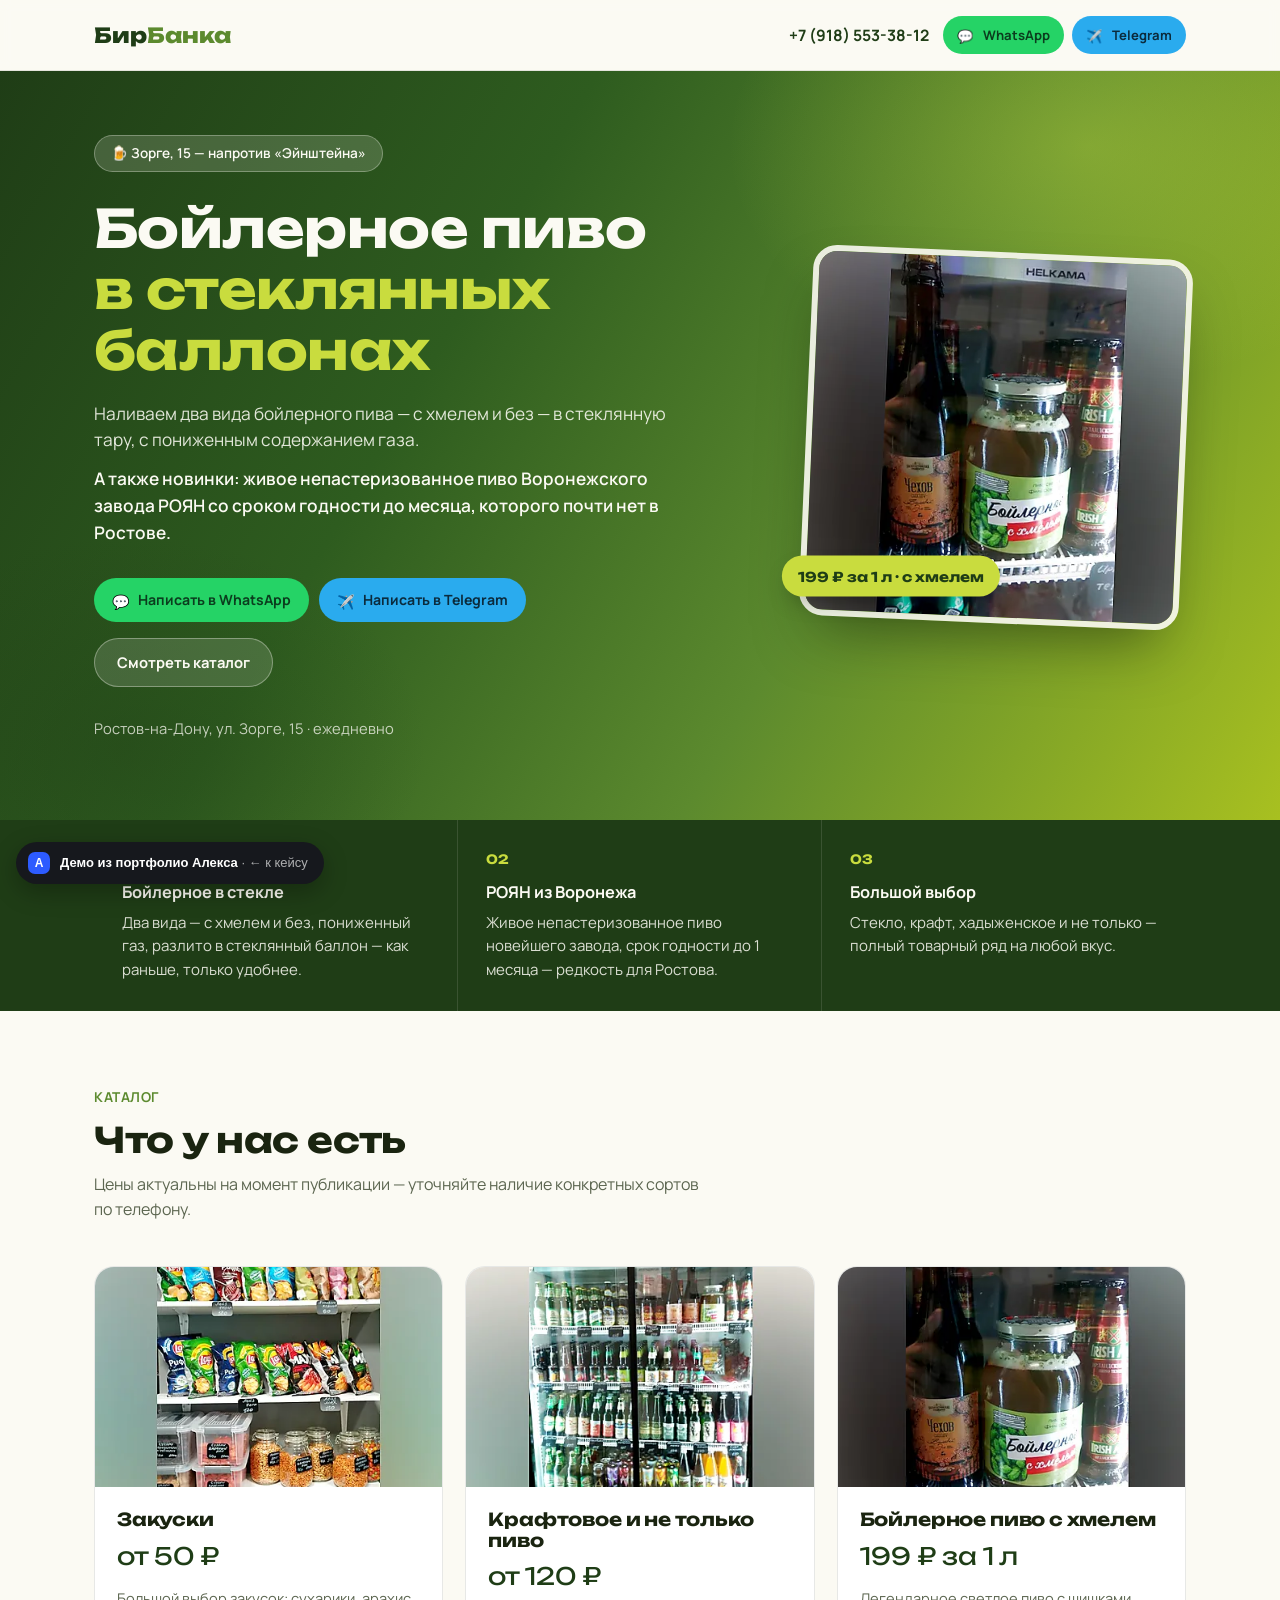
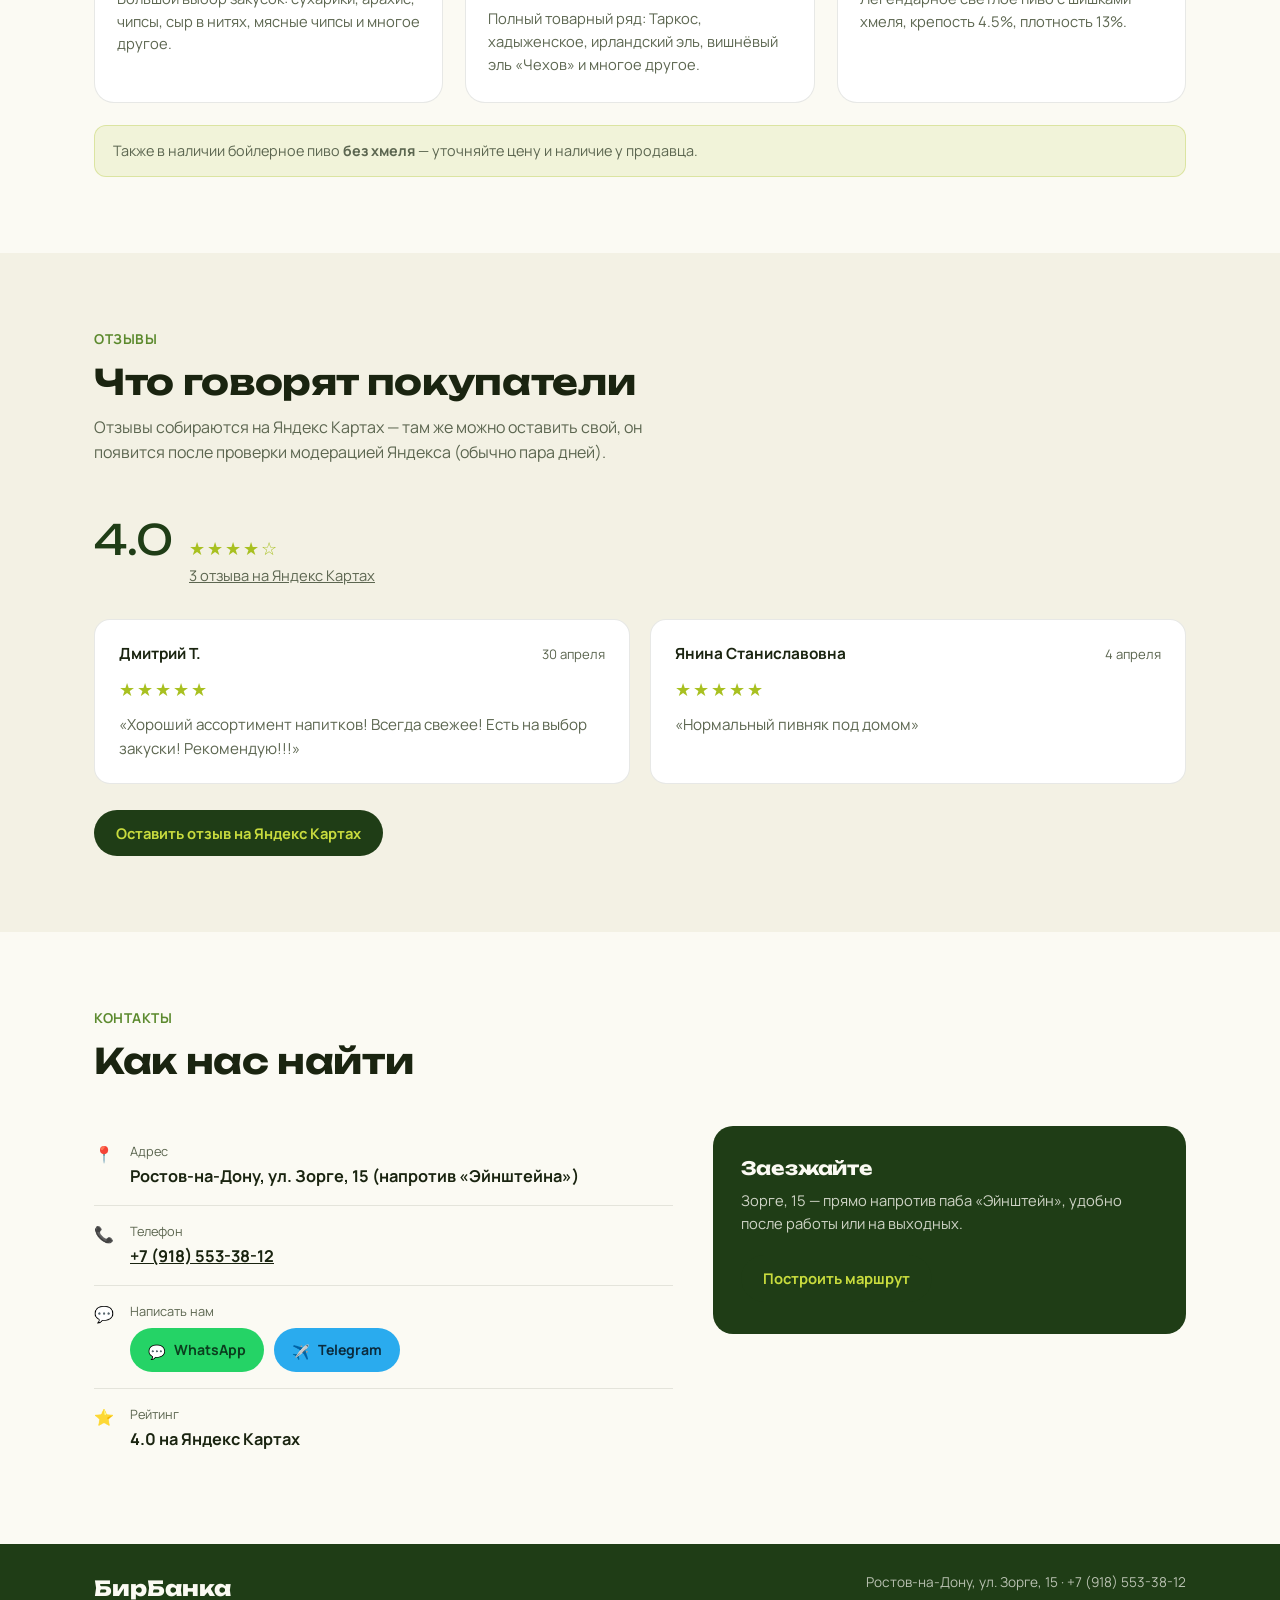
<file: work/birbanka/index.html>
<!DOCTYPE html>
<html lang="ru">
<head>
<meta charset="UTF-8">
<meta name="viewport" content="width=device-width, initial-scale=1.0">
<title>БирБанка — магазин пива на Зорге, 15</title>
<link rel="icon" href="data:image/svg+xml,%3Csvg xmlns='http://www.w3.org/2000/svg' viewBox='0 0 100 100'%3E%3Ctext y='.9em' font-size='90'%3E%F0%9F%8D%BA%3C/text%3E%3C/svg%3E">
<link rel="preconnect" href="https://fonts.googleapis.com">
<link rel="preconnect" href="https://fonts.gstatic.com" crossorigin>
<link href="https://fonts.googleapis.com/css2?family=Unbounded:wght@500;600;700;800&family=Manrope:wght@400;500;600;700;800&display=swap" rel="stylesheet">
<style>
  :root{
    --green-deep:#1f3d16;
    --green:#2e5c1f;
    --green-mid:#5c8a2e;
    --lime:#a8c020;
    --lime-bright:#c9dc3e;
    --cream:#fbfaf3;
    --ink:#1a2410;
    --ink-dim:#5c6650;
    --line:rgba(26,36,16,0.10);
    --card:#ffffff;
  }
  *{box-sizing:border-box;margin:0;padding:0;}
  html{scroll-behavior:smooth;}
  body{
    background:var(--cream);
    color:var(--ink);
    font-family:'Manrope',sans-serif;
    line-height:1.55;
  }
  .wrap{max-width:1140px;margin:0 auto;padding:0 24px;}
  img{max-width:100%;display:block;}
  a{color:inherit;}
  h1,h2,h3{font-family:'Unbounded',sans-serif;font-weight:700;letter-spacing:-0.01em;line-height:1.15;}

  /* ---------- NAV ---------- */
  nav{position:sticky;top:0;z-index:20;background:rgba(251,250,243,0.92);backdrop-filter:blur(6px);border-bottom:1px solid var(--line);}
  nav .wrap{display:flex;align-items:center;justify-content:space-between;padding:16px 24px;}
  .brand{font-family:'Unbounded',sans-serif;font-weight:800;font-size:1.3rem;color:var(--green-deep);}
  .brand span{color:var(--green-mid);}
  .msg-row{display:flex;gap:10px;flex-wrap:wrap;}
  .btn-msg{
    display:inline-flex;align-items:center;gap:8px;
    padding:11px 18px;border-radius:100px;
    font-weight:700;font-size:0.88rem;
    text-decoration:none;border:none;cursor:pointer;
    transition:transform .15s ease, box-shadow .15s ease;
  }
  .btn-msg .ic{width:18px;height:18px;flex-shrink:0;}
  .btn-msg-wa{background:#25D366;color:#0b3d1e;}
  .btn-msg-tg{background:#2AABEE;color:#0b2b3d;}
  .btn-msg:hover{transform:translateY(-2px);box-shadow:0 8px 18px rgba(0,0,0,0.18);}
  nav .btn-msg{padding:9px 14px;font-size:0.82rem;}
  nav .msg-row{gap:8px;}
  @media (max-width:560px){nav .btn-msg span{display:none;}nav .btn-msg{padding:9px 11px;}}

  .nav-cta{display:flex;align-items:center;gap:14px;}
  .nav-phone{font-weight:700;font-size:0.98rem;color:var(--green-deep);text-decoration:none;white-space:nowrap;}
  @media (max-width:640px){.nav-phone{display:none;}}
  .btn{
    display:inline-flex;align-items:center;gap:8px;
    padding:12px 22px;border-radius:100px;
    font-weight:700;font-size:0.92rem;
    text-decoration:none;border:none;cursor:pointer;
    transition:transform .15s ease, box-shadow .15s ease;
  }
  .btn-primary{background:var(--green-deep);color:var(--lime-bright);}
  .btn-primary:hover{transform:translateY(-2px);box-shadow:0 8px 20px rgba(31,61,22,0.25);}
  .btn-ghost{background:rgba(31,61,22,0.08);color:var(--green-deep);}
  .btn-ghost:hover{background:rgba(31,61,22,0.14);}

  /* ---------- HERO ---------- */
  .hero{
    position:relative;overflow:hidden;
    background:linear-gradient(120deg, var(--green-deep) 0%, var(--green) 35%, var(--green-mid) 65%, var(--lime) 100%);
    padding:64px 0 80px;
  }
  .hero::before{
    content:"";position:absolute;inset:0;
    background:
      radial-gradient(600px 400px at 85% 10%, rgba(201,220,62,0.35), transparent 60%),
      radial-gradient(500px 350px at 10% 90%, rgba(31,61,22,0.35), transparent 60%);
  }
  .hero .wrap{position:relative;z-index:1;}
  .hero-eyebrow{display:inline-flex;align-items:center;gap:8px;background:rgba(251,250,243,0.16);border:1px solid rgba(251,250,243,0.3);padding:7px 16px;border-radius:100px;font-size:0.85rem;font-weight:600;color:var(--cream);margin-bottom:26px;}
  .hero h1{font-size:clamp(2.1rem,4.6vw,3.3rem);color:var(--cream);max-width:14ch;}
  .hero h1 em{font-style:normal;color:var(--lime-bright);}
  .hero p.lede{margin-top:20px;font-size:1.08rem;color:rgba(251,250,243,0.88);max-width:52ch;}
  .hero .cta-row{display:flex;gap:12px;margin-top:32px;flex-wrap:wrap;}
  .hero .btn-primary{background:var(--cream);color:var(--green-deep);}
  .hero .btn-ghost{background:rgba(251,250,243,0.14);color:var(--cream);border:1px solid rgba(251,250,243,0.35);}
  .hero-addr{margin-top:30px;font-size:0.92rem;color:rgba(251,250,243,0.75);}
  .hero-grid{display:grid;grid-template-columns:minmax(0,1.35fr) minmax(0,1fr);gap:56px;align-items:center;}
  .hero h1{max-width:16ch;}
  .hero p.lede-new{margin-top:12px;font-size:1.08rem;font-weight:600;color:var(--cream);}
  .hero-pic{margin:0;justify-self:end;width:100%;max-width:380px;position:relative;transform:rotate(2.5deg);}
  .hero-pic img{display:block;width:100%;height:auto;border-radius:24px;border:6px solid rgba(251,250,243,0.9);box-shadow:0 30px 60px -20px rgba(15,30,10,0.55);}
  .hero-pic figcaption{position:absolute;left:-18px;bottom:22px;background:var(--lime-bright);color:var(--green-deep);font-family:'Unbounded',sans-serif;font-weight:700;font-size:0.85rem;padding:10px 16px;border-radius:100px;transform:rotate(-2.5deg);box-shadow:0 10px 24px -10px rgba(0,0,0,.4);}
  @media (max-width:860px){.hero-grid{grid-template-columns:1fr;gap:36px}.hero-pic{justify-self:start;max-width:300px}}

  /* ---------- USP STRIP ---------- */
  .usp{background:var(--green-deep);padding:0;}
  .usp-grid{display:grid;grid-template-columns:repeat(3,1fr);}
  .usp-item{padding:30px 28px;border-right:1px solid rgba(251,250,243,0.12);}
  .usp-item:last-child{border-right:none;}
  .usp-item .num{font-family:'Unbounded',sans-serif;font-size:0.8rem;color:var(--lime-bright);margin-bottom:10px;font-weight:700;}
  .usp-item p{color:rgba(251,250,243,0.85);font-size:0.94rem;}
  .usp-item strong{color:var(--cream);display:block;font-size:1.02rem;margin-bottom:6px;font-weight:700;}
  @media (max-width:760px){.usp-grid{grid-template-columns:1fr;}.usp-item{border-right:none;border-bottom:1px solid rgba(251,250,243,0.12);}}

  /* ---------- SECTION SHELL ---------- */
  section{padding:76px 0;}
  .section-head{max-width:620px;margin-bottom:44px;}
  .kicker{color:var(--green-mid);font-size:0.85rem;font-weight:700;text-transform:uppercase;letter-spacing:0.04em;margin-bottom:12px;}
  .section-head h2{font-size:clamp(1.6rem,3vw,2.2rem);color:var(--ink);}
  .section-head p{margin-top:12px;color:var(--ink-dim);font-size:1rem;}

  /* ---------- CATALOG ---------- */
  .catalog-grid{display:grid;grid-template-columns:repeat(3,1fr);gap:22px;}
  @media (max-width:860px){.catalog-grid{grid-template-columns:1fr;}}
  .cat-card{background:var(--card);border:1px solid var(--line);border-radius:20px;overflow:hidden;display:flex;flex-direction:column;}
  .cat-card .photo{height:220px;overflow:hidden;background:#e8e5d8;}
  .cat-card .photo img{width:100%;height:100%;object-fit:cover;}
  .cat-card .body{padding:22px 22px 26px;flex:1;display:flex;flex-direction:column;}
  .cat-card h3{font-size:1.12rem;color:var(--ink);margin-bottom:8px;}
  .cat-card .price{font-family:'Unbounded',sans-serif;font-size:1.5rem;color:var(--green-deep);margin-bottom:12px;}
  .cat-card p{color:var(--ink-dim);font-size:0.92rem;flex:1;}
  .cat-note{margin-top:22px;font-size:0.9rem;color:var(--ink-dim);background:rgba(168,192,32,0.12);border:1px solid rgba(168,192,32,0.3);padding:14px 18px;border-radius:12px;}

  /* ---------- REVIEWS ---------- */
  .reviews{background:#f3f1e4;}
  .rating-summary{display:flex;align-items:baseline;gap:16px;margin-bottom:32px;}
  .rating-summary .big{font-family:'Unbounded',sans-serif;font-size:2.6rem;color:var(--green-deep);}
  .stars{color:var(--lime);font-size:1.1rem;letter-spacing:2px;}
  .rating-summary .count{color:var(--ink-dim);font-size:0.92rem;}
  .review-grid{display:grid;grid-template-columns:repeat(2,1fr);gap:20px;}
  @media (max-width:700px){.review-grid{grid-template-columns:1fr;}}
  .review-card{background:var(--card);border:1px solid var(--line);border-radius:16px;padding:22px 24px;}
  .review-card .who{display:flex;justify-content:space-between;align-items:center;margin-bottom:10px;}
  .review-card .name{font-weight:700;font-size:0.96rem;}
  .review-card .date{color:var(--ink-dim);font-size:0.82rem;}
  .review-card .stars{margin-bottom:10px;display:block;}
  .review-card p{color:var(--ink-dim);font-size:0.95rem;}

  /* ---------- CONTACTS ---------- */
  .contacts-grid{display:grid;grid-template-columns:1.1fr 0.9fr;gap:40px;align-items:start;}
  @media (max-width:800px){.contacts-grid{grid-template-columns:1fr;}}
  .contact-line{display:flex;gap:14px;padding:16px 0;border-bottom:1px solid var(--line);}
  .contact-line:last-child{border-bottom:none;}
  .contact-line .icon{width:22px;height:22px;flex-shrink:0;color:var(--green-mid);}
  .contact-line .label{font-size:0.8rem;color:var(--ink-dim);margin-bottom:2px;}
  .contact-line .val{font-weight:700;font-size:1.02rem;}
  .map-card{background:var(--green-deep);border-radius:20px;padding:32px 28px;color:var(--cream);}
  .map-card h3{font-size:1.15rem;margin-bottom:10px;}
  .map-card p{color:rgba(251,250,243,0.8);font-size:0.92rem;margin-bottom:20px;}

  footer{background:var(--green-deep);color:rgba(251,250,243,0.7);padding:28px 0;font-size:0.85rem;}
  footer .wrap{display:flex;justify-content:space-between;flex-wrap:wrap;gap:10px;}
  footer .brand{color:var(--cream);}
</style>
<meta name="robots" content="noindex, nofollow">
</head>
<body>

<nav>
  <div class="wrap">
    <div class="brand">Бир<span>Банка</span></div>
    <div class="nav-cta">
      <a class="nav-phone" href="tel:+79185533812">+7 (918) 553-38-12</a>
      <div class="msg-row">
        <a class="btn-msg btn-msg-wa" href="https://wa.me/79185533812" target="_blank" rel="noreferrer noopener"><span class="ic">💬</span><span>WhatsApp</span></a>
        <a class="btn-msg btn-msg-tg" href="https://t.me/+79185533812" target="_blank" rel="noreferrer noopener"><span class="ic">✈️</span><span>Telegram</span></a>
      </div>
    </div>
  </div>
</nav>

<header class="hero">
  <div class="wrap hero-grid">
   <div class="hero-text">
    <div class="hero-eyebrow">🍺 Зорге, 15 — напротив «Эйнштейна»</div>
    <h1>Бойлерное пиво <em>в&nbsp;стеклянных баллонах</em></h1>
    <p class="lede">Наливаем два вида бойлерного пива — с хмелем и без — в стеклянную тару, с пониженным содержанием газа.</p>
    <p class="lede lede-new">А также новинки: живое непастеризованное пиво Воронежского завода РОЯН со сроком годности до месяца, которого почти нет в Ростове.</p>
    <div class="cta-row" style="flex-direction:column;align-items:flex-start;gap:16px;">
      <div class="msg-row">
        <a class="btn-msg btn-msg-wa" href="https://wa.me/79185533812" target="_blank" rel="noreferrer noopener"><span class="ic">💬</span><span>Написать в WhatsApp</span></a>
        <a class="btn-msg btn-msg-tg" href="https://t.me/+79185533812" target="_blank" rel="noreferrer noopener"><span class="ic">✈️</span><span>Написать в Telegram</span></a>
      </div>
      <a class="btn btn-ghost" href="#catalog">Смотреть каталог</a>
    </div>
    <div class="hero-addr">Ростов-на-Дону, ул. Зорге, 15 · ежедневно</div>
   </div>
   <figure class="hero-pic"><img src="img/catalog-3.webp" width="430" height="420" alt="Бойлерное пиво с хмелем в стеклянном баллоне"><figcaption>199 ₽ за 1 л · с хмелем</figcaption></figure>
  </div>
</header>

<div class="usp">
  <div class="wrap">
    <div class="usp-grid">
      <div class="usp-item">
        <div class="num">01</div>
        <strong>Бойлерное в стекле</strong>
        <p>Два вида — с хмелем и без, пониженный газ, разлито в стеклянный баллон — как раньше, только удобнее.</p>
      </div>
      <div class="usp-item">
        <div class="num">02</div>
        <strong>РОЯН из Воронежа</strong>
        <p>Живое непастеризованное пиво новейшего завода, срок годности до 1 месяца — редкость для Ростова.</p>
      </div>
      <div class="usp-item">
        <div class="num">03</div>
        <strong>Большой выбор</strong>
        <p>Стекло, крафт, хадыженское и не только — полный товарный ряд на любой вкус.</p>
      </div>
    </div>
  </div>
</div>

<section id="catalog">
  <div class="wrap">
    <div class="section-head">
      <div class="kicker">Каталог</div>
      <h2>Что у нас есть</h2>
      <p>Цены актуальны на момент публикации — уточняйте наличие конкретных сортов по телефону.</p>
    </div>
    <div class="catalog-grid">
      <div class="cat-card">
        <div class="photo"><img loading="lazy" width="430" height="420" src="img/catalog-1.webp" alt="Закуски"></div>
        <div class="body">
          <h3>Закуски</h3>
          <div class="price">от 50 ₽</div>
          <p>Большой выбор закусок: сухарики, арахис, чипсы, сыр в нитях, мясные чипсы и многое другое.</p>
        </div>
      </div>
      <div class="cat-card">
        <div class="photo"><img loading="lazy" width="430" height="420" src="img/catalog-2.webp" alt="Крафтовое пиво"></div>
        <div class="body">
          <h3>Крафтовое и не только пиво</h3>
          <div class="price">от 120 ₽</div>
          <p>Полный товарный ряд: Таркос, хадыженское, ирландский эль, вишнёвый эль «Чехов» и многое другое.</p>
        </div>
      </div>
      <div class="cat-card">
        <div class="photo"><img loading="lazy" width="430" height="420" src="img/catalog-3.webp" alt="Бойлерное пиво с хмелем"></div>
        <div class="body">
          <h3>Бойлерное пиво с хмелем</h3>
          <div class="price">199 ₽ за 1 л</div>
          <p>Легендарное светлое пиво с шишками хмеля, крепость 4.5%, плотность 13%.</p>
        </div>
      </div>
    </div>
    <div class="cat-note">Также в наличии бойлерное пиво <b>без хмеля</b> — уточняйте цену и наличие у продавца.</div>
  </div>
</section>

<section class="reviews" id="reviews">
  <div class="wrap">
    <div class="section-head">
      <div class="kicker">Отзывы</div>
      <h2>Что говорят покупатели</h2>
      <p>Отзывы собираются на Яндекс Картах — там же можно оставить свой, он появится после проверки модерацией Яндекса (обычно пара дней).</p>
    </div>
    <div class="rating-summary">
      <div class="big">4.0</div>
      <div>
        <div class="stars">★★★★☆</div>
        <a class="count" href="https://yandex.ru/maps/org/84692281648/" target="_blank" rel="noreferrer noopener" style="text-decoration:underline;">3 отзыва на Яндекс Картах</a>
      </div>
    </div>
    <div class="review-grid">
      <div class="review-card">
        <div class="who"><span class="name">Дмитрий Т.</span><span class="date">30 апреля</span></div>
        <span class="stars">★★★★★</span>
        <p>«Хороший ассортимент напитков! Всегда свежее! Есть на выбор закуски! Рекомендую!!!»</p>
      </div>
      <div class="review-card">
        <div class="who"><span class="name">Янина Станиславовна</span><span class="date">4 апреля</span></div>
        <span class="stars">★★★★★</span>
        <p>«Нормальный пивняк под домом»</p>
      </div>
    </div>
    <a class="btn btn-primary" style="margin-top:26px;" href="https://yandex.ru/maps/org/84692281648/" target="_blank" rel="noreferrer noopener">Оставить отзыв на Яндекс Картах</a>
  </div>
</section>

<section id="contacts">
  <div class="wrap">
    <div class="section-head">
      <div class="kicker">Контакты</div>
      <h2>Как нас найти</h2>
    </div>
    <div class="contacts-grid">
      <div>
        <div class="contact-line">
          <div class="icon">📍</div>
          <div><div class="label">Адрес</div><div class="val">Ростов-на-Дону, ул. Зорге, 15 (напротив «Эйнштейна»)</div></div>
        </div>
        <div class="contact-line">
          <div class="icon">📞</div>
          <div><div class="label">Телефон</div><div class="val"><a href="tel:+79185533812">+7 (918) 553-38-12</a></div></div>
        </div>
        <div class="contact-line">
          <div class="icon">💬</div>
          <div>
            <div class="label">Написать нам</div>
            <div class="msg-row" style="margin-top:6px;">
              <a class="btn-msg btn-msg-wa" href="https://wa.me/79185533812" target="_blank" rel="noreferrer noopener"><span class="ic">💬</span><span>WhatsApp</span></a>
              <a class="btn-msg btn-msg-tg" href="https://t.me/+79185533812" target="_blank" rel="noreferrer noopener"><span class="ic">✈️</span><span>Telegram</span></a>
            </div>
          </div>
        </div>
        <div class="contact-line">
          <div class="icon">⭐</div>
          <div><div class="label">Рейтинг</div><div class="val">4.0 на Яндекс Картах</div></div>
        </div>
      </div>
      <div class="map-card">
        <h3>Заезжайте</h3>
        <p>Зорге, 15 — прямо напротив паба «Эйнштейн», удобно после работы или на выходных.</p>
        <a class="btn btn-primary" href="https://yandex.ru/maps/?pt=39.63106213,47.22084854&z=16&l=map" target="_blank" rel="noreferrer noopener">Построить маршрут</a>
      </div>
    </div>
  </div>
</section>

<footer>
  <div class="wrap">
    <div class="brand">БирБанка</div>
    <div>Ростов-на-Дону, ул. Зорге, 15 · +7 (918) 553-38-12</div>
  </div>
</footer>


<!-- Плашка демо-версии портфолио Алекса -->
<a href="../../cases/birbanka.html" id="alex-demo-pill" style="position:fixed;left:16px;bottom:16px;z-index:2147483000;display:inline-flex;align-items:center;gap:10px;padding:10px 16px 10px 12px;border-radius:999px;background:#16181D;color:#fff;font:600 13px/1.2 -apple-system,'Segoe UI',Roboto,Arial,sans-serif;text-decoration:none;box-shadow:0 8px 24px rgba(0,0,0,.28);letter-spacing:0;text-transform:none">
<span style="display:grid;place-items:center;width:22px;height:22px;border-radius:7px;background:#2D5BFF;font-size:12px">А</span>
<span>Демо из портфолио Алекса <span style="opacity:.65;font-weight:500">· ← к кейсу</span></span></a>
</body>
</html>
</file>
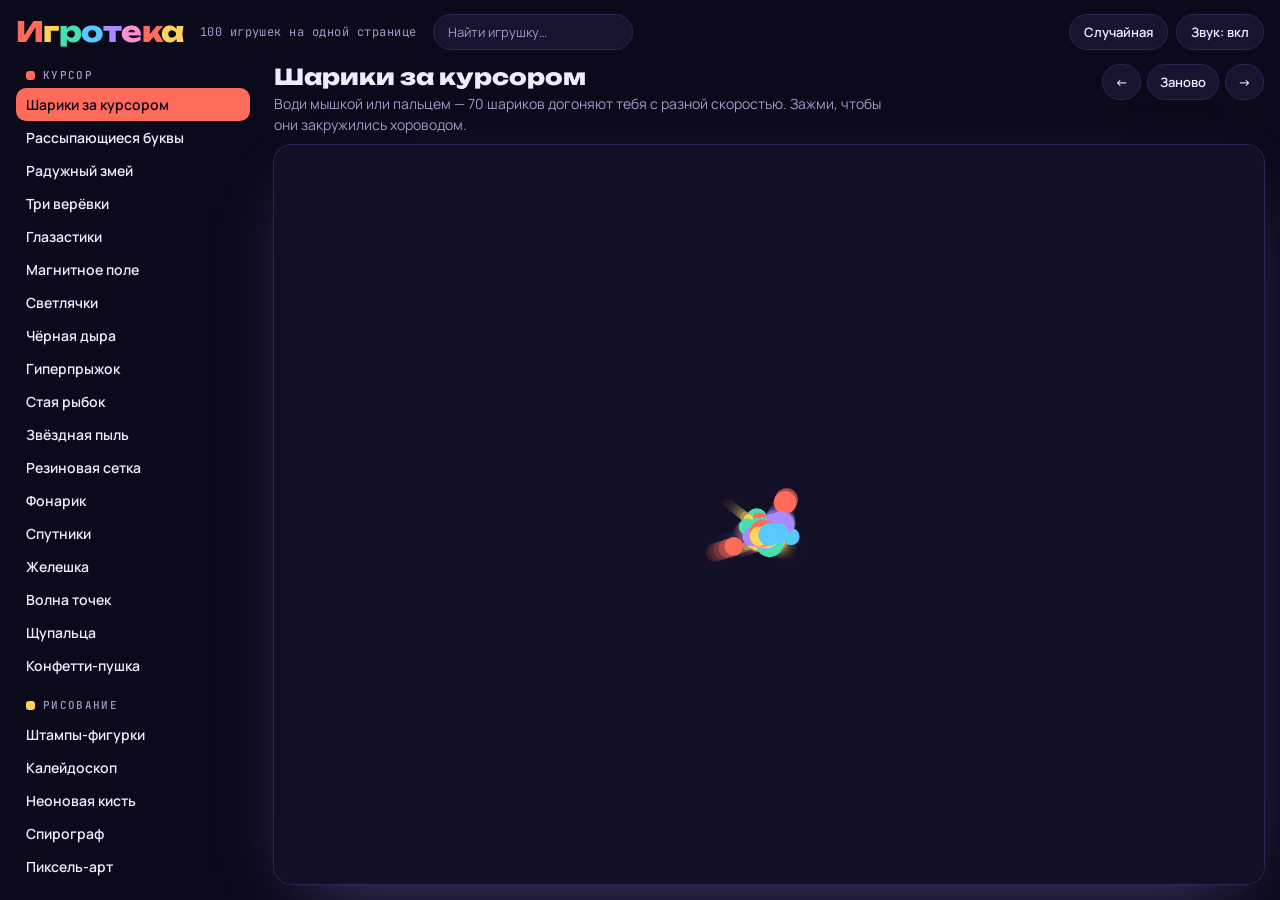
<file: work/igroteka/index.html>
<!doctype html>
<html lang="ru">
<head>
<meta charset="utf-8">
<meta name="viewport" content="width=device-width, initial-scale=1, viewport-fit=cover">
<title>Игротека</title>
<link rel="preconnect" href="https://fonts.googleapis.com">
<link rel="preconnect" href="https://fonts.gstatic.com" crossorigin>
<link href="https://fonts.googleapis.com/css2?family=Unbounded:wght@500;800&family=Manrope:wght@400;600;700&family=JetBrains+Mono:wght@500&display=swap" rel="stylesheet">
<style>
/* Layout: a shelf of toys on the left, one big lit stage on the right; on phones the shelf becomes a swipe strip above the stage */
:root{
  --ink:#0b0a1a;--panel:#17142f;--stage:#120f26;--line:#2b2654;--text:#efeaff;--muted:#a19ac9;
  --coral:#ff6b5b;--butter:#ffd25a;--mint:#46e0b0;--sky:#5ac8ff;--lilac:#a98bff;--pink:#ff8fd0;--orange:#ff9a3c;
  --display:'Unbounded',system-ui,sans-serif;--body:'Manrope',system-ui,sans-serif;--mono:'JetBrains Mono',ui-monospace,monospace;
  color-scheme:dark;
}
*{box-sizing:border-box}
html,body{height:100%}
[hidden]{display:none!important}
body{margin:0;background:var(--ink);color:var(--text);font-family:var(--body);font-size:15px;display:flex;flex-direction:column;padding-inline:16px;padding-block:0 16px}
button{font:inherit;color:inherit;cursor:pointer}
:focus-visible{outline:2px solid var(--butter);outline-offset:2px}
header{display:flex;align-items:center;gap:10px 16px;padding-block:14px;flex-wrap:wrap}
.logo{font-family:var(--display);font-weight:800;font-size:28px;letter-spacing:-.02em;margin:0;line-height:1}
.logo span:nth-child(6n+1){color:var(--coral)}.logo span:nth-child(6n+2){color:var(--butter)}.logo span:nth-child(6n+3){color:var(--mint)}
.logo span:nth-child(6n+4){color:var(--sky)}.logo span:nth-child(6n+5){color:var(--lilac)}.logo span:nth-child(6n+6){color:var(--pink)}
.count{font-family:var(--mono);color:var(--muted);font-size:12px;letter-spacing:.04em}
.hbtns{margin-left:auto;display:flex;gap:8px}
#q{font:inherit;font-size:13px;color:var(--text);background:var(--panel);border:1px solid var(--line);border-radius:999px;padding:8px 14px;width:200px;max-width:100%}
#q::placeholder{color:var(--muted)}
#q:focus{outline:none;border-color:var(--butter)}
.pill{border:1px solid var(--line);background:var(--panel);border-radius:999px;padding:8px 14px;font-weight:600;font-size:13px;transition:border-color .15s}
.pill:hover{border-color:var(--lilac)}
.app{flex:1;min-height:0;display:grid;grid-template-columns:240px 1fr;gap:18px}
nav{overflow-y:auto;min-height:0;padding-right:6px;scrollbar-width:thin;scrollbar-color:var(--line) transparent}
.grp h3{font-family:var(--mono);font-weight:500;font-size:11px;text-transform:uppercase;letter-spacing:.12em;color:var(--muted);margin:16px 0 6px 10px;display:flex;align-items:center;gap:8px}
.grp:first-child h3{margin-top:4px}
.grp h3::before{content:'';width:9px;height:9px;border-radius:3px;background:var(--cat)}
.toy{display:block;width:100%;text-align:left;background:none;border:0;border-radius:10px;padding:7px 10px;font-weight:600;font-size:14px;color:var(--text)}
.toy:hover{background:var(--panel)}
.toy[aria-current="true"]{background:var(--cat);color:var(--ink)}
.stagewrap{display:flex;flex-direction:column;min-height:0;min-width:0;gap:10px}
.bar{display:flex;gap:12px;align-items:flex-start}
.info{flex:1;min-width:0}
.bar h2{font-family:var(--display);font-weight:800;font-size:22px;margin:0;text-wrap:balance;line-height:1.15}
.bar p{margin:5px 0 0;color:var(--muted);max-width:68ch;font-size:14px;line-height:1.45}
.nav2{display:flex;gap:6px;flex:none}
.nav2 .pill{padding:8px 12px}
.ctrls{display:flex;gap:6px;flex-wrap:wrap;align-items:center}
.ctrls:empty{display:none}
.ctrl{border:1px solid var(--line);background:var(--panel);border-radius:8px;padding:6px 11px;font-weight:600;font-size:13px}
.ctrl:hover{border-color:var(--lilac)}
.ctrl[aria-pressed="true"]{background:var(--butter);color:var(--ink);border-color:var(--butter)}
.sw{width:30px;height:30px;padding:0;border-radius:8px;border:2px solid var(--line)}
.sw[aria-pressed="true"]{border-color:var(--text);box-shadow:0 0 0 2px var(--ink) inset}
#stage{flex:1;min-height:320px;position:relative;border-radius:18px;overflow:hidden;background:var(--stage);box-shadow:0 0 0 1px var(--line),0 24px 70px -34px rgba(169,139,255,.55)}
canvas{display:block;touch-action:none;position:absolute;inset:0;cursor:crosshair}
#stat{position:absolute;top:12px;left:12px;font-family:var(--mono);font-size:13px;background:rgba(11,10,26,.72);color:var(--text);padding:6px 10px;border-radius:8px;pointer-events:none;font-variant-numeric:tabular-nums}
#stat:empty{display:none}
@media (max-width:760px){
  html,body{height:auto}
  body{display:block}
  .logo{font-size:24px}
  #q{order:5;width:100%}
  .app{display:block}
  nav{display:flex;overflow-x:auto;gap:4px;padding:0 16px 8px;margin-inline:-16px;scrollbar-width:none}
  nav::-webkit-scrollbar{display:none}
  .grp{display:flex;gap:6px;align-items:center;flex:none}
  .grp h3,.grp:first-child h3{margin:0 2px 0 10px;white-space:nowrap}
  .toy{white-space:nowrap;width:auto;border:1px solid var(--line);border-radius:999px;padding:7px 12px;font-size:13px}
  .stagewrap{margin-top:8px}
  .bar h2{font-size:18px}
  #stage{height:66vh;height:66svh;flex:none}
}
@media (prefers-reduced-motion:reduce){*{transition:none!important}}
</style>
</head>
<body>

<header>
  <h1 class="logo" aria-label="Игротека"><span>И</span><span>г</span><span>р</span><span>о</span><span>т</span><span>е</span><span>к</span><span>а</span></h1>
  <span class="count" id="count"></span>
  <input id="q" type="search" placeholder="Найти игрушку…" aria-label="Найти игрушку" autocomplete="off">
  <div class="hbtns">
    <button class="pill" id="rnd" type="button">Случайная</button>
    <button class="pill" id="snd" type="button">Звук: вкл</button>
  </div>
</header>
<div class="app">
  <nav id="menu" aria-label="Игрушки"></nav>
  <section class="stagewrap">
    <div class="bar">
      <div class="info"><h2 id="tname"></h2><p id="thint"></p></div>
      <div class="nav2">
        <button class="pill" id="prev" type="button" aria-label="Предыдущая">←</button>
        <button class="pill" id="again" type="button">Заново</button>
        <button class="pill" id="next" type="button" aria-label="Следующая">→</button>
      </div>
    </div>
    <div class="ctrls" id="ctrls"></div>
    <div id="stage"><canvas id="cv"></canvas><div id="stat"></div></div>
  </section>
</div>

<script>
const TAU=Math.PI*2,R=(a,b)=>a+Math.random()*(b-a),RI=(a,b)=>Math.floor(R(a,b+1)),pick=a=>a[Math.floor(Math.random()*a.length)],
clamp=(v,a,b)=>v<a?a:v>b?b:v,hyp=Math.hypot,PAL=['#ff6b5b','#ffd25a','#46e0b0','#5ac8ff','#a98bff','#ff8fd0'],BG='#120f26';
const cv=document.getElementById('cv'),c=cv.getContext('2d'),stage=document.getElementById('stage');
let W=0,H=0,dpr=1,cur=null,muted=false;
const P={x:0,y:0,lx:0,ly:0,vx:0,vy:0,down:false,sp:0,type:'mouse',button:0};
const statEl=document.getElementById('stat');
function stat(s){statEl.textContent=s||''}
function clear(a=1){c.fillStyle=a<1?`rgba(18,15,38,${a})`:BG;c.fillRect(0,0,W,H)}
function circle(x,y,r,f){c.beginPath();c.arc(x,y,Math.max(0,r),0,TAU);c.fillStyle=f;c.fill()}
function rr(x,y,w,h,r){c.beginPath();if(c.roundRect)c.roundRect(x,y,w,h,r);else c.rect(x,y,w,h)}
function txt(s,x,y,size,col='#efeaff',font='Unbounded',w=800){c.font=`${w} ${size}px ${font}, system-ui, sans-serif`;c.fillStyle=col;c.textAlign='center';c.textBaseline='middle';c.fillText(s,x,y)}
function panel(lines){const s=Math.min(W/12,40);c.fillStyle='rgba(11,10,26,.78)';const w=Math.min(W-32,520),h=s*1.4+lines.length*22+30;rr(W/2-w/2,H/2-h/2,w,h,16);c.fill();
  txt(lines[0],W/2,H/2-h/2+s*.95,s);for(let i=1;i<lines.length;i++)txt(lines[i],W/2,H/2-h/2+s*1.6+i*22,15,'#a19ac9','Manrope',600)}
function hsl2rgb(h,s,l){s/=100;l/=100;const k=n=>(n+h/30)%12,a=s*Math.min(l,1-l),f=n=>l-a*Math.max(-1,Math.min(k(n)-3,9-k(n),1));return[f(0)*255|0,f(8)*255|0,f(4)*255|0]}
function hash(n){const x=Math.sin(n*12.9898+78.233)*43758.5453;return x-Math.floor(x)}

/* ---------- звук ---------- */
let AC=null,NB=null;
function audio(){try{if(!AC)AC=new(window.AudioContext||window.webkitAudioContext)();if(AC.state==='suspended')AC.resume()}catch(e){AC=null}return AC}
function ok(){return AC&&!muted&&AC.state==='running'}
function tone(f,d=.2,type='sine',vol=.12,when=0){if(!ok())return;const t=AC.currentTime+when,o=AC.createOscillator(),g=AC.createGain();o.type=type;o.frequency.setValueAtTime(f,t);g.gain.setValueAtTime(vol,t);g.gain.exponentialRampToValueAtTime(.0008,t+d);o.connect(g).connect(AC.destination);o.start(t);o.stop(t+d+.03)}
function noise(d,vol,type,freq){if(!ok())return;if(!NB){NB=AC.createBuffer(1,AC.sampleRate*.6,AC.sampleRate);const a=NB.getChannelData(0);for(let i=0;i<a.length;i++)a[i]=Math.random()*2-1}
  const t=AC.currentTime,s=AC.createBufferSource(),f=AC.createBiquadFilter(),g=AC.createGain();s.buffer=NB;f.type=type;f.frequency.value=freq;g.gain.setValueAtTime(vol,t);g.gain.exponentialRampToValueAtTime(.0008,t+d);s.connect(f).connect(g).connect(AC.destination);s.start(t);s.stop(t+d+.03)}
function kick(){if(!ok())return;const t=AC.currentTime,o=AC.createOscillator(),g=AC.createGain();o.frequency.setValueAtTime(150,t);o.frequency.exponentialRampToValueAtTime(40,t+.15);g.gain.setValueAtTime(.7,t);g.gain.exponentialRampToValueAtTime(.001,t+.35);o.connect(g).connect(AC.destination);o.start(t);o.stop(t+.4)}

/* ---------- игрушки ---------- */
const T=[];function toy(o){T.push(o)}
const CATS={'Курсор':'var(--coral)','Рисование':'var(--butter)','Физика':'var(--mint)','Природа':'var(--sky)','Игры':'var(--lilac)','Музыка':'var(--pink)','Гипноз':'var(--orange)'};

toy({id:'follow',cat:'Курсор',name:'Шарики за курсором',hint:'Води мышкой или пальцем — 70 шариков догоняют тебя с разной скоростью. Зажми, чтобы они закружились хороводом.',
init(){this.b=[];for(let i=0;i<70;i++)this.b.push({x:R(0,W),y:R(0,H),vx:0,vy:0,k:R(.01,.06),d:R(.82,.93),r:R(4,14),c:PAL[i%6],a:R(0,TAU)})},
frame(dt,t){clear(.35);const ring=P.down?Math.min(W,H)*.22:0;for(const b of this.b){const tx=P.x+Math.cos(b.a+t*1.5)*ring,ty=P.y+Math.sin(b.a+t*1.5)*ring;
b.vx=(b.vx+(tx-b.x)*b.k)*b.d;b.vy=(b.vy+(ty-b.y)*b.k)*b.d;b.x+=b.vx;b.y+=b.vy;circle(b.x,b.y,b.r,b.c)}}});

toy({id:'repel',cat:'Курсор',name:'Рассыпающиеся буквы',hint:'Надпись из тысячи точек. Проведи по ней — точки разлетятся и вернутся на место. Зажми для большого взрыва.',
init(){const w=Math.max(1,Math.floor(W)),h=Math.max(1,Math.floor(H)),o=document.createElement('canvas');o.width=w;o.height=h;const g=o.getContext('2d');
let fs=200;g.font=`800 ${fs}px Unbounded, sans-serif`;const mw=g.measureText('ИГРОТЕКА').width;fs=Math.min(fs*w*.88/mw,h*.32);g.font=`800 ${fs}px Unbounded, sans-serif`;
g.textAlign='center';g.textBaseline='middle';g.fillText('ИГРОТЕКА',w/2,h/2);const d=g.getImageData(0,0,w,h).data,st=Math.max(3,Math.round(fs/18));this.st=st;this.p=[];
for(let y=0;y<h;y+=st)for(let x=0;x<w;x+=st)if(d[(y*w+x)*4+3]>128)this.p.push({hx:x,hy:y,x:R(0,w),y:R(0,h),vx:0,vy:0,c:PAL[Math.floor(x/w*6)%6]})},
frame(){clear();const rad=P.down?170:80,s=this.st*.8;for(const p of this.p){const dx=p.x-P.x,dy=p.y-P.y,d=hyp(dx,dy)||1;if(d<rad){const f=(rad-d)/rad*(P.down?9:5);p.vx+=dx/d*f;p.vy+=dy/d*f}
p.vx=(p.vx+(p.hx-p.x)*.04)*.86;p.vy=(p.vy+(p.hy-p.y)*.04)*.86;p.x+=p.vx;p.y+=p.vy;c.fillStyle=p.c;c.fillRect(p.x-s/2,p.y-s/2,s,s)}}});

toy({id:'snake',cat:'Курсор',name:'Радужный змей',hint:'Змей ползёт за курсором. Каждое нажатие делает его длиннее.',
init(){this.s=Array.from({length:40},()=>({x:P.x,y:P.y}))},
down(){for(let i=0;i<8&&this.s.length<160;i++){const l=this.s[this.s.length-1];this.s.push({x:l.x,y:l.y})}tone(R(400,700),.1,'triangle',.08)},
frame(dt,t){clear(.5);const s=this.s,h=s[0];h.x+=(P.x-h.x)*.18;h.y+=(P.y-h.y)*.18;
for(let i=1;i<s.length;i++){const a=s[i-1],b=s[i],dx=b.x-a.x,dy=b.y-a.y,d=hyp(dx,dy)||1;if(d>7){b.x=a.x+dx/d*7;b.y=a.y+dy/d*7}}
const n=s.length;for(let i=n-1;i>=0;i--){const r=4+(1-i/n)*15;circle(s[i].x,s[i].y,r,`hsl(${(t*50+i*7)%360},85%,62%)`)}
const a=Math.atan2(h.y-s[1].y,h.x-s[1].x),px=Math.cos(a+Math.PI/2),py=Math.sin(a+Math.PI/2);
for(const k of[-1,1]){const ex=h.x+px*k*8+Math.cos(a)*5,ey=h.y+py*k*8+Math.sin(a)*5;circle(ex,ey,5,'#fff');circle(ex+Math.cos(a)*2,ey+Math.sin(a)*2,2.5,BG)}}});

toy({id:'rope',cat:'Курсор',name:'Три верёвки',hint:'Три верёвки с грузиками висят на курсоре. Раскачай их резким движением.',
init(){this.seg=Math.max(9,H/38);this.r=[0,1,2].map(k=>({c:PAL[[0,2,4][k]],off:(k-1)*26,p:Array.from({length:24},(_,i)=>({x:P.x,y:P.y+i*this.seg,ox:P.x,oy:P.y+i*this.seg}))}))},
frame(){clear(.45);const g=.5,L=this.seg;for(const r of this.r){const p=r.p;p[0].x=P.x+r.off;p[0].y=P.y;
for(let i=1;i<p.length;i++){const q=p[i],vx=(q.x-q.ox)*.99,vy=(q.y-q.oy)*.99;q.ox=q.x;q.oy=q.y;q.x+=vx;q.y+=vy+g}
for(let it=0;it<8;it++)for(let i=0;i<p.length-1;i++){const a=p[i],b=p[i+1],dx=b.x-a.x,dy=b.y-a.y,d=hyp(dx,dy)||1,df=(d-L)/d;
if(i===0){b.x-=dx*df;b.y-=dy*df}else{a.x+=dx*df*.5;a.y+=dy*df*.5;b.x-=dx*df*.5;b.y-=dy*df*.5}}
for(const q of p)if(q.y>H-4)q.y=H-4;
c.strokeStyle=r.c;c.lineWidth=5;c.lineCap='round';c.lineJoin='round';c.beginPath();c.moveTo(p[0].x,p[0].y);for(let i=1;i<p.length;i++)c.lineTo(p[i].x,p[i].y);c.stroke();
const e=p[p.length-1];circle(e.x,e.y,13,r.c);circle(e.x-4,e.y-4,4,'rgba(255,255,255,.6)')}circle(P.x,P.y,6,'#efeaff')}});

toy({id:'eyes',cat:'Курсор',name:'Глазастики',hint:'Десятки глаз следят за тобой и иногда моргают. Нажми — моргнут все разом.',
init(){this.e=[];let n=0;const max=W<600?14:26;while(this.e.length<max&&n++<900){const r=R(16,Math.min(62,W*.085)),x=R(r+8,W-r-8),y=R(r+8,H-r-8);
if(this.e.every(e=>hyp(e.x-x,e.y-y)>e.r+r+12))this.e.push({x,y,r,bl:R(1,6),b:0,ic:pick(PAL)})}},
down(){for(const e of this.e)e.b=.22;tone(300,.08,'sine',.06)},
frame(dt){clear();for(const e of this.e){e.bl-=dt;if(e.bl<0){e.b=.22;e.bl=R(2,8)}let o=1;if(e.b>0){e.b-=dt;o=Math.abs(e.b/.11-1)}
const ry=Math.max(1,e.r*.9*o);c.save();c.beginPath();c.ellipse(e.x,e.y,e.r*1.1,ry,0,0,TAU);c.fillStyle='#f6f2ff';c.fill();c.clip();
const dx=P.x-e.x,dy=P.y-e.y,d=hyp(dx,dy)||1,m=Math.min(e.r*.45,d*.15),ix=e.x+dx/d*m,iy=e.y+dy/d*m;
circle(ix,iy,e.r*.5,e.ic);circle(ix,iy,e.r*(P.down?.3:.22),BG);circle(ix-e.r*.15,iy-e.r*.18,e.r*.09,'#fff');c.restore();
c.beginPath();c.ellipse(e.x,e.y,e.r*1.1,ry,0,0,TAU);c.strokeStyle='#2b2654';c.lineWidth=3;c.stroke()}}});

toy({id:'field',cat:'Курсор',name:'Магнитное поле',hint:'Сотни стрелок поворачиваются к курсору, как стрелки компаса. Зажми — поле закрутится вихрем.',
init(){},
frame(){clear();const sp=W<600?24:30,rot=P.down?Math.PI/2:0;c.lineWidth=2;c.lineCap='round';
for(let y=sp/2;y<H;y+=sp)for(let x=sp/2;x<W;x+=sp){const dx=P.x-x,dy=P.y-y,d=hyp(dx,dy),a=Math.atan2(dy,dx)+rot,l=Math.min(sp*.42,700/(d+30)+3),
ca=Math.cos(a)*l,sa=Math.sin(a)*l;c.strokeStyle=`hsl(${(250+Math.min(d,500)*.25)%360},85%,${Math.max(40,72-d*.06)}%)`;c.beginPath();c.moveTo(x-ca,y-sa);c.lineTo(x+ca,y+sa);c.stroke()}
const g=c.createRadialGradient(P.x,P.y,0,P.x,P.y,40);g.addColorStop(0,'rgba(255,210,90,.9)');g.addColorStop(1,'rgba(255,210,90,0)');c.fillStyle=g;c.fillRect(P.x-40,P.y-40,80,80)}});

toy({id:'flies',cat:'Курсор',name:'Светлячки',hint:'Светлячки любопытны и подлетают к курсору. Зажми — они в испуге разлетятся.',
init(){this.f=Array.from({length:W<600?60:110},()=>({x:R(0,W),y:R(0,H),vx:R(-1,1),vy:R(-1,1),ph:R(0,TAU),fr:R(1.5,4),c:Math.random()<.7?'255,226,120':'160,255,200'}))},
frame(dt,t){const g=c.createLinearGradient(0,0,0,H);g.addColorStop(0,'#0c1428');g.addColorStop(1,'#0d2a24');c.fillStyle=g;c.fillRect(0,0,W,H);
c.fillStyle='#071812';c.beginPath();c.moveTo(0,H);for(let x=0;x<=W;x+=14)c.lineTo(x,H-18-Math.abs(Math.sin(x*.7))*26);c.lineTo(W,H);c.fill();
c.globalCompositeOperation='lighter';for(const f of this.f){const dx=P.x-f.x,dy=P.y-f.y,d=hyp(dx,dy)||1;
if(P.down&&d<260){f.vx-=dx/d*.6;f.vy-=dy/d*.6}else if(d<280){f.vx+=dx/d*.04+(-dy/d)*.03;f.vy+=dy/d*.04+(dx/d)*.03}
f.vx+=R(-.08,.08);f.vy+=R(-.08,.08);f.vx*=.97;f.vy*=.97;f.x+=f.vx;f.y+=f.vy;if(f.x<0||f.x>W)f.vx*=-1;if(f.y<0||f.y>H)f.vy*=-1;f.x=clamp(f.x,0,W);f.y=clamp(f.y,0,H);
const b=.35+.65*Math.max(0,Math.sin(t*f.fr+f.ph)),gr=c.createRadialGradient(f.x,f.y,0,f.x,f.y,16);gr.addColorStop(0,`rgba(${f.c},${b})`);gr.addColorStop(1,`rgba(${f.c},0)`);c.fillStyle=gr;c.fillRect(f.x-16,f.y-16,32,32);circle(f.x,f.y,1.6,`rgba(255,255,240,${b})`)}}});

toy({id:'hole',cat:'Курсор',name:'Чёрная дыра',hint:'Частицы кружат вокруг курсора по орбитам. Зажми — гравитация усилится и дыра начнёт их поглощать.',
init(){this.p=Array.from({length:W<600?450:850},()=>this.np(true))},
np(){const a=R(0,TAU),d=R(50,Math.max(W,H)*.55),v=Math.sqrt(2000/d)*R(.9,1.1);return{x:P.x+Math.cos(a)*d,y:P.y+Math.sin(a)*d,vx:-Math.sin(a)*v,vy:Math.cos(a)*v,h:R(10,60)}},
frame(){c.fillStyle='rgba(8,6,20,.22)';c.fillRect(0,0,W,H);const G=P.down?7000:2000,mx=Math.max(W,H);c.globalCompositeOperation='lighter';
for(let i=0;i<this.p.length;i++){const p=this.p[i],dx=P.x-p.x,dy=P.y-p.y,d2=dx*dx+dy*dy+120,d=Math.sqrt(d2);p.vx+=dx/d*G/d2;p.vy+=dy/d*G/d2;p.x+=p.vx;p.y+=p.vy;
if(d<16||d>mx*1.4){this.p[i]=this.np();continue}const s=hyp(p.vx,p.vy);c.fillStyle=`hsl(${(p.h+s*12)%360},95%,${50+Math.min(30,s*4)}%)`;c.fillRect(p.x,p.y,2,2)}
c.globalCompositeOperation='source-over';const g=c.createRadialGradient(P.x,P.y,10,P.x,P.y,46);g.addColorStop(0,'rgba(255,170,80,.9)');g.addColorStop(.4,'rgba(255,107,91,.35)');g.addColorStop(1,'rgba(255,107,91,0)');
c.fillStyle=g;c.fillRect(P.x-46,P.y-46,92,92);circle(P.x,P.y,15,'#000')}});

toy({id:'warp',cat:'Курсор',name:'Гиперпрыжок',hint:'Звёздное небо летит навстречу. Курсор задаёт направление полёта, зажатая кнопка включает гиперскорость.',
init(){this.s=Array.from({length:600},()=>({x:R(-1,1)*W,y:R(-1,1)*H,z:R(1,W)}));this.v=4;this.cx=W/2;this.cy=H/2},
frame(){clear(.45);this.v+=((P.down?48:4)-this.v)*.05;this.cx+=(P.x-this.cx)*.05;this.cy+=(P.y-this.cy)*.05;c.lineCap='round';
for(const s of this.s){const pz=s.z;s.z-=this.v;if(s.z<1){s.z=W;s.x=R(-1,1)*W;s.y=R(-1,1)*H;continue}const f=W*.5,
x1=this.cx+s.x/pz*f,y1=this.cy+s.y/pz*f,x2=this.cx+s.x/s.z*f,y2=this.cy+s.y/s.z*f;c.lineWidth=Math.max(.5,(1-s.z/W)*3.2);
c.strokeStyle=this.v>15?`hsl(${200+s.z/W*80},90%,80%)`:'#e9e6ff';c.beginPath();c.moveTo(x1,y1);c.lineTo(x2,y2);c.stroke()}}});

toy({id:'boids',cat:'Курсор',name:'Стая рыбок',hint:'Рыбки плывут стаей: держатся вместе и выравнивают курс. Курсор для них — хищник, а нажатие — большая акула.',
init(){this.b=Array.from({length:W<600?70:130},()=>({x:R(0,W),y:R(0,H),vx:R(-2,2),vy:R(-2,2),c:pick(['#46e0b0','#5ac8ff','#a98bff','#ffd25a'])}))},
frame(){const g=c.createLinearGradient(0,0,0,H);g.addColorStop(0,'#0f2a44');g.addColorStop(1,'#0a1428');c.fillStyle=g;c.fillRect(0,0,W,H);const B=this.b;
for(const a of B){let n=0,ax=0,ay=0,cx=0,cy=0,sx=0,sy=0;for(const o of B){if(o===a)continue;const dx=o.x-a.x,dy=o.y-a.y,d2=dx*dx+dy*dy;if(d2<2600){n++;ax+=o.vx;ay+=o.vy;cx+=o.x;cy+=o.y;if(d2<420){sx-=dx/(d2+1)*20;sy-=dy/(d2+1)*20}}}
if(n){a.vx+=(ax/n-a.vx)*.05+(cx/n-a.x)*.0015;a.vy+=(ay/n-a.vy)*.05+(cy/n-a.y)*.0015}a.vx+=sx*.05;a.vy+=sy*.05;
const dx=a.x-P.x,dy=a.y-P.y,d=hyp(dx,dy)||1,rad=P.down?220:110;if(d<rad){a.vx+=dx/d*(P.down?.9:.5);a.vy+=dy/d*(P.down?.9:.5)}
const s=hyp(a.vx,a.vy)||1,ns=clamp(s,1.6,P.down?5:3.4);a.vx=a.vx/s*ns;a.vy=a.vy/s*ns;a.x=(a.x+a.vx+W)%W;a.y=(a.y+a.vy+H)%H;
c.save();c.translate(a.x,a.y);c.rotate(Math.atan2(a.vy,a.vx));c.fillStyle=a.c;c.beginPath();c.ellipse(0,0,7,3.4,0,0,TAU);c.fill();c.beginPath();c.moveTo(-5,0);c.lineTo(-11,-4);c.lineTo(-11,4);c.fill();c.restore()}
if(P.down){c.strokeStyle='rgba(255,107,91,.5)';c.lineWidth=2;c.beginPath();c.arc(P.x,P.y,30,0,TAU);c.stroke()}}});

/* ---- рисование ---- */
function shape(k,x,y,s,rot,col){c.save();c.translate(x,y);c.rotate(rot);c.fillStyle=col;c.beginPath();
 if(k===0)c.arc(0,0,s,0,TAU);else if(k===1)c.rect(-s*.85,-s*.85,s*1.7,s*1.7);
 else if(k===2){for(let i=0;i<3;i++){const a=i*TAU/3-Math.PI/2;c.lineTo(Math.cos(a)*s*1.2,Math.sin(a)*s*1.2)}}
 else if(k===3){for(let i=0;i<10;i++){const a=i*TAU/10-Math.PI/2,r=i%2?s*.48:s*1.2;c.lineTo(Math.cos(a)*r,Math.sin(a)*r)}}
 else{c.arc(0,0,s,0,TAU);c.moveTo(s*.55,0);c.arc(0,0,s*.55,0,TAU,true)}
 c.closePath();c.fill('evenodd');c.restore()}
toy({id:'stamps',cat:'Рисование',name:'Штампы-фигурки',hint:'Рисуй фигурками: веди с зажатой кнопкой. Быстрее движение — крупнее фигуры. Форму выбери кнопками сверху.',
init(){if(this.kind===undefined)this.kind=-1;this.h=R(0,360);this.first=true;clear();for(let i=0;i<34;i++)this.stamp(R(30,W-30),R(30,H-30),R(8,30))},
stamp(x,y,s){shape(this.kind<0?RI(0,4):this.kind,x,y,s,R(0,TAU),`hsl(${this.h},85%,63%)`);this.h=(this.h+9)%360},
frame(){if(P.down){const d=hyp(P.x-this.lx,P.y-this.ly),s=clamp(6+P.sp*1.1,7,46);if(this.first||d>s*1.15){this.first=false;this.stamp(P.x,P.y,s);this.lx=P.x;this.ly=P.y}}else this.first=true},
controls:[...['Круги','Квадраты','Треугольники','Звёзды','Кольца','Вперемешку'].map((t,i)=>({t,on(){return this.kind===(i<5?i:-1)},f(){this.kind=i<5?i:-1}})),{t:'Очистить',f(){clear()}}]});

toy({id:'kaleido',cat:'Рисование',name:'Калейдоскоп',hint:'Рисуй где угодно — линия повторится зеркально во всех лучах. Цвет меняется сам.',
init(){if(!this.n)this.n=8;this.h=R(0,360);this.lx=null;clear();let x=W/2+30,y=H/2;for(let i=0;i<260;i++){const nx=clamp(x+R(-14,14),0,W),ny=clamp(y+R(-14,14),0,H);this.stroke(x,y,nx,ny);x=nx;y=ny}},
stroke(x1,y1,x2,y2){const cx=W/2,cy=H/2;c.lineWidth=3;c.lineCap='round';c.strokeStyle=`hsl(${this.h},90%,65%)`;
for(let i=0;i<this.n;i++)for(const m of[1,-1]){c.save();c.translate(cx,cy);c.rotate(i*TAU/this.n);c.scale(1,m);c.beginPath();c.moveTo(x1-cx,y1-cy);c.lineTo(x2-cx,y2-cy);c.stroke();c.restore()}this.h=(this.h+.7)%360},
frame(){if(P.down){if(this.lx!==null)this.stroke(this.lx,this.ly,P.x,P.y);this.lx=P.x;this.ly=P.y}else this.lx=null},
controls:[...[6,8,12,16].map(n=>({t:n+' лучей',on(){return this.n===n},f(){this.n=n}})),{t:'Очистить',f(){clear()}}]});

toy({id:'neon',cat:'Рисование',name:'Неоновая кисть',hint:'Светящиеся линии гаснут через пару секунд. Пока ты не рисуешь, кисть водит сама.',
init(){this.p=[];this.sid=0;this.idle=3;this.h=R(0,360)},
down(){this.sid++},
frame(dt,t){clear();if(P.down){this.p.push({x:P.x,y:P.y,t,s:this.sid,h:this.h});this.h=(this.h+2)%360;this.idle=0}
else{this.idle+=dt;if(this.idle>2)this.p.push({x:W/2+Math.sin(t*1.3)*W*.32,y:H/2+Math.sin(t*1.9+1)*H*.32,t,s:-1,h:(t*60)%360})}
this.p=this.p.filter(p=>t-p.t<2.2);c.globalCompositeOperation='lighter';c.lineCap='round';
for(let i=1;i<this.p.length;i++){const a=this.p[i-1],b=this.p[i];if(a.s!==b.s)continue;const al=1-(t-b.t)/2.2;
for(const[w,k,l]of[[16,.12,60],[7,.35,62],[2.5,1,88]]){c.lineWidth=w;c.strokeStyle=`hsla(${b.h},100%,${l}%,${al*k})`;c.beginPath();c.moveTo(a.x,a.y);c.lineTo(b.x,b.y);c.stroke()}}}});

toy({id:'spiro',cat:'Рисование',name:'Спирограф',hint:'Узор рисуется сам. Положение курсора меняет размер колёс — веди медленно и смотри, как он перестраивается. Нажми, чтобы начать с чистого листа.',
init(){clear();this.th=0;this.h=R(0,360);this.pr=null},
down(){clear();this.pr=null},
frame(){c.fillStyle='rgba(18,15,38,.025)';c.fillRect(0,0,W,H);const Rr=Math.min(W,H)*.3,r=Rr*(.15+clamp(P.x/W,0,1)*.7),d=r*(.4+clamp(P.y/H,0,1)*1.2),k=(Rr-r)/r;
c.lineWidth=1.6;for(let i=0;i<18;i++){this.th+=.035;const x=W/2+(Rr-r)*Math.cos(this.th)+d*Math.cos(k*this.th),y=H/2+(Rr-r)*Math.sin(this.th)-d*Math.sin(k*this.th);
if(this.pr){c.strokeStyle=`hsl(${this.h},90%,66%)`;c.beginPath();c.moveTo(this.pr.x,this.pr.y);c.lineTo(x,y);c.stroke()}this.pr={x,y};this.h=(this.h+.12)%360}}});

const HEART=['','..XXXX....XXXX..','.XXwwXX..XXXXXX.','XXwwXXXXXXXXXXXX','XXwXXXXXXXXXXXXX','XXXXXXXXXXXXXXXX','XXXXXXXXXXXXXXXX','.XXXXXXXXXXXXXX.','..XXXXXXXXXXXX..','...XXXXXXXXXX...','....XXXXXXXX....','.....XXXXXX.....','......XXXX......','.......XX.......'];
toy({id:'pixel',cat:'Рисование',name:'Пиксель-арт',hint:'Холст 16×16. Выбери цвет и рисуй по клеткам. Для начала там уже нарисовано сердечко.',
init(){this.n=16;if(this.col===undefined)this.col=PAL[0];this.g=new Array(256).fill(null);HEART.forEach((row,j)=>{for(let i=0;i<16;i++){const ch=row[i];if(ch==='X')this.g[(j+1)*16+i]=PAL[0];if(ch==='w')this.g[(j+1)*16+i]='#ffffff'}})},
lay(){const cs=Math.floor(Math.min(W-32,H-32)/16);return{cs,ox:Math.floor((W-cs*16)/2),oy:Math.floor((H-cs*16)/2)}},
paint(x,y){const{cs,ox,oy}=this.lay(),i=Math.floor((x-ox)/cs),j=Math.floor((y-oy)/cs);if(i>=0&&j>=0&&i<16&&j<16)this.g[j*16+i]=this.col},
down(x,y){this.paint(x,y)},move(x,y){if(P.down)this.paint(x,y)},
frame(){clear();const{cs,ox,oy}=this.lay();for(let j=0;j<16;j++)for(let i=0;i<16;i++){const v=this.g[j*16+i];c.fillStyle=v||((i+j)%2?'#1d1940':'#221d4a');c.fillRect(ox+i*cs,oy+j*cs,cs,cs)}
c.strokeStyle='rgba(255,255,255,.06)';c.lineWidth=1;c.beginPath();for(let k=0;k<=16;k++){c.moveTo(ox+k*cs,oy);c.lineTo(ox+k*cs,oy+cs*16);c.moveTo(ox,oy+k*cs);c.lineTo(ox+cs*16,oy+k*cs)}c.stroke()},
controls:[...[...PAL,'#ffffff','#7a4e2d','#2b2654'].map(col=>({t:'Цвет',sw:col,on(){return this.col===col},f(){this.col=col}})),{t:'Ластик',on(){return this.col===null},f(){this.col=null}},{t:'Очистить',f(){this.g.fill(null)}}]});

toy({id:'sand',cat:'Рисование',name:'Цветной песок',hint:'Зажми и сыпь песок — он падает, скатывается и копится барханами. Цвет плавно меняется.',
init(){this.s=W<600?4:5;this.gw=Math.ceil(W/this.s);this.gh=Math.ceil(H/this.s);this.g=new Uint32Array(this.gw*this.gh);this.o=document.createElement('canvas');this.o.width=this.gw;this.o.height=this.gh;
this.oc=this.o.getContext('2d');this.img=this.oc.createImageData(this.gw,this.gh);this.d32=new Uint32Array(this.img.data.buffer);this.h=R(0,360);
for(let i=0;i<this.gw;i++){const hgt=Math.floor((Math.sin(i/this.gw*Math.PI*2.2)+1.2)*this.gh*.12);for(let j=0;j<hgt;j++)this.g[(this.gh-1-j)*this.gw+i]=this.col((i*.6+j*2)%360)}},
col(h){const[r,g,b]=hsl2rgb(h,80,62);return((255<<24)|(b<<16)|(g<<8)|r)>>>0},
frame(){const{gw,gh,g}=this;if(P.down){const cx=Math.floor(P.x/this.s),cy=Math.floor(P.y/this.s),v=this.col(this.h);this.h=(this.h+.8)%360;
for(let k=0;k<14;k++){const x=cx+RI(-4,4),y=cy+RI(-4,4);if(x>=0&&y>=0&&x<gw&&y<gh&&!g[y*gw+x])g[y*gw+x]=v}}
for(let y=gh-2;y>=0;y--){const dir=Math.random()<.5,row=y*gw;for(let n=0;n<gw;n++){const x=dir?n:gw-1-n,i=row+x,v=g[i];if(!v)continue;const b=i+gw;
if(!g[b]){g[b]=v;g[i]=0}else{const l=x>0&&!g[b-1],r=x<gw-1&&!g[b+1];if(l&&r){const t=Math.random()<.5?b-1:b+1;g[t]=v;g[i]=0}else if(l){g[b-1]=v;g[i]=0}else if(r){g[b+1]=v;g[i]=0}}}}
const bg=((255<<24)|(38<<16)|(15<<8)|18)>>>0;for(let i=0;i<g.length;i++)this.d32[i]=g[i]||bg;this.oc.putImageData(this.img,0,0);c.imageSmoothingEnabled=false;c.drawImage(this.o,0,0,gw*this.s,gh*this.s)},
controls:[{t:'Очистить',f(){this.g.fill(0)}}]});

/* ---- физика ---- */
toy({id:'balls',cat:'Физика',name:'Прыгучие мячики',hint:'Нажми на пустое место — появится мячик. Хватай мячики и бросай их об стены.',
init(){this.b=[];this.g=null;for(let i=0;i<14;i++)this.add(R(40,W-40),R(40,H/2))},
add(x,y){this.b.push({x,y,vx:R(-3,3),vy:0,r:R(14,34),c:pick(PAL)});if(this.b.length>60)this.b.shift()},
down(x,y){const b=this.b.find(b=>hyp(b.x-x,b.y-y)<b.r+4);if(b)this.g=b;else{this.add(x,y);tone(R(300,600),.1,'sine',.08)}},
up(){this.g=null},
frame(){clear();const B=this.b;for(const b of B){if(b===this.g){b.vx=P.x-b.x;b.vy=P.y-b.y;b.x=P.x;b.y=P.y;continue}b.vy+=.4;b.x+=b.vx;b.y+=b.vy;
if(b.y+b.r>H){b.y=H-b.r;b.vy*=-.78;b.vx*=.985}if(b.y-b.r<0){b.y=b.r;b.vy*=-.78}if(b.x-b.r<0){b.x=b.r;b.vx*=-.8}if(b.x+b.r>W){b.x=W-b.r;b.vx*=-.8}}
for(let i=0;i<B.length;i++)for(let j=i+1;j<B.length;j++){const a=B[i],b=B[j],dx=b.x-a.x,dy=b.y-a.y,d=hyp(dx,dy)||1,o=a.r+b.r-d;if(o<=0)continue;
const nx=dx/d,ny=dy/d,ma=a===this.g?1e9:a.r*a.r,mb=b===this.g?1e9:b.r*b.r,s=ma+mb;a.x-=nx*o*mb/s;a.y-=ny*o*mb/s;b.x+=nx*o*ma/s;b.y+=ny*o*ma/s;
const rv=(b.vx-a.vx)*nx+(b.vy-a.vy)*ny;if(rv<0){const imp=-1.85*rv/(1/ma+1/mb);a.vx-=imp/ma*nx;a.vy-=imp/ma*ny;b.vx+=imp/mb*nx;b.vy+=imp/mb*ny}}
for(const b of B){circle(b.x,b.y,b.r,b.c);circle(b.x-b.r*.35,b.y-b.r*.35,b.r*.25,'rgba(255,255,255,.45)')}},
controls:[{t:'Ещё 10 мячиков',f(){for(let i=0;i<10;i++)this.add(R(40,W-40),R(20,H/3))}}]});

toy({id:'cloth',cat:'Физика',name:'Ткань',hint:'Сетка-ткань висит на гвоздиках. В режиме «Тянуть» хватай её и растягивай, в режиме «Рвать» режь курсором.',
init(){if(!this.mode)this.mode='pull';const cols=W<600?16:28,rows=W<600?14:16,sp=Math.min(W*.85/cols,H*.65/rows),ox=(W-sp*cols)/2,oy=24;this.p=[];this.k=[];this.gr=null;
for(let j=0;j<=rows;j++)for(let i=0;i<=cols;i++){const x=ox+i*sp,y=oy+j*sp;this.p.push({x,y,ox:x,oy:y,pin:j===0&&i%2===0});const id=this.p.length-1;
if(i>0)this.k.push([id-1,id,sp]);if(j>0)this.k.push([id-cols-1,id,sp])}},
down(x,y){if(this.mode==='pull'){let best=null,bd=50;for(const p of this.p){const d=hyp(p.x-x,p.y-y);if(d<bd){bd=d;best=p}}this.gr=best}},
up(){this.gr=null},
frame(){clear();for(const p of this.p){if(p.pin)continue;const vx=(p.x-p.ox)*.99,vy=(p.y-p.oy)*.99;p.ox=p.x;p.oy=p.y;p.x+=vx;p.y+=vy+.35}
if(this.gr&&P.down){this.gr.x=P.x;this.gr.y=P.y}
if(this.mode==='tear'&&P.down)this.k=this.k.filter(([a,b])=>{const A=this.p[a],B=this.p[b];return hyp((A.x+B.x)/2-P.x,(A.y+B.y)/2-P.y)>14});
for(let it=0;it<4;it++){for(const k of this.k){const A=this.p[k[0]],B=this.p[k[1]],dx=B.x-A.x,dy=B.y-A.y,d=hyp(dx,dy)||1;if(d>k[2]*5){k[3]=1;continue}const df=(d-k[2])/d*.5;
if(!A.pin){A.x+=dx*df;A.y+=dy*df}if(!B.pin){B.x-=dx*df;B.y-=dy*df}}this.k=this.k.filter(k=>!k[3])}
c.lineWidth=1.2;for(const[col,lo,hi]of[['#46e0b0',0,1.15],['#ffd25a',1.15,1.6],['#ff6b5b',1.6,99]]){c.strokeStyle=col;c.beginPath();
for(const k of this.k){const A=this.p[k[0]],B=this.p[k[1]],s=hyp(B.x-A.x,B.y-A.y)/k[2];if(s>=lo&&s<hi){c.moveTo(A.x,A.y);c.lineTo(B.x,B.y)}}c.stroke()}
for(const p of this.p)if(p.pin)circle(p.x,p.y,3,'#efeaff')},
controls:[{t:'Тянуть',on(){return this.mode==='pull'},f(){this.mode='pull'}},{t:'Рвать',on(){return this.mode==='tear'},f(){this.mode='tear'}},{t:'Новая ткань',f(){this.init()}}]});

toy({id:'life',cat:'Физика',name:'Игра «Жизнь»',hint:'Клеточный автомат Конвея: клетка живёт при 2–3 соседях и рождается при 3. Рисуй курсором новые клетки.',
init(){this.cs=W<600?9:12;this.gw=Math.ceil(W/this.cs);this.gh=Math.ceil(H/this.cs);this.g=new Uint8Array(this.gw*this.gh);this.a=new Uint16Array(this.gw*this.gh);this.rand();if(this.run===undefined)this.run=true;this.acc=0},
rand(){for(let i=0;i<this.g.length;i++)this.g[i]=Math.random()<.22?1:0;this.a.fill(0)},
step(){const{gw,gh,g}=this,n=new Uint8Array(g.length);for(let y=0;y<gh;y++)for(let x=0;x<gw;x++){let s=0;for(let dy=-1;dy<=1;dy++)for(let dx=-1;dx<=1;dx++){if(dx||dy)s+=g[((y+dy+gh)%gh)*gw+(x+dx+gw)%gw]}
const i=y*gw+x;n[i]=(s===3||(s===2&&g[i]))?1:0;this.a[i]=n[i]?Math.min(this.a[i]+1,999):0}this.g=n},
frame(dt){if(P.down){const cx=Math.floor(P.x/this.cs),cy=Math.floor(P.y/this.cs);for(let k=0;k<5;k++){const x=cx+RI(-1,1),y=cy+RI(-1,1);if(x>=0&&y>=0&&x<this.gw&&y<this.gh){this.g[y*this.gw+x]=1;this.a[y*this.gw+x]=0}}}
if(this.run){this.acc+=dt;if(this.acc>.075){this.acc=0;this.step()}}clear();const cs=this.cs;
for(const[col,lo,hi]of[['#ffd25a',0,2],['#ff8fd0',2,8],['#a98bff',8,1e4]]){c.fillStyle=col;for(let i=0;i<this.g.length;i++)if(this.g[i]&&this.a[i]>=lo&&this.a[i]<hi)c.fillRect((i%this.gw)*cs+1,Math.floor(i/this.gw)*cs+1,cs-2,cs-2)}},
controls:[{t(){return this.run?'Пауза':'Пуск'},f(){this.run=!this.run}},{t:'Шаг',f(){this.step()}},{t:'Случайно',f(){this.rand()}},{t:'Очистить',f(){this.g.fill(0)}}]});

toy({id:'lava',cat:'Физика',name:'Лава-лампа',hint:'Капли лавы сливаются и разделяются, как в настоящей лампе. Курсор — тоже капля. Нажми, чтобы добавить новую.',
init(){this.cs=W<600?7:6;this.gw=Math.ceil(W/this.cs);this.gh=Math.ceil(H/this.cs);this.o=document.createElement('canvas');this.o.width=this.gw;this.o.height=this.gh;this.oc=this.o.getContext('2d');
this.img=this.oc.createImageData(this.gw,this.gh);this.d32=new Uint32Array(this.img.data.buffer);const m=Math.min(W,H);this.b=Array.from({length:7},()=>({x:R(0,W),y:R(0,H),vx:R(-1.2,1.2),vy:R(-1.2,1.2),r:R(.07,.13)*m}))},
down(x,y){if(this.b.length<14)this.b.push({x,y,vx:R(-1.5,1.5),vy:R(-1.5,1.5),r:R(.06,.11)*Math.min(W,H)});tone(R(120,200),.3,'sine',.1)},
frame(dt,t){for(const b of this.b){b.vy+=Math.sin(t*.5+b.r)*.01;b.x+=b.vx;b.y+=b.vy;if(b.x<0||b.x>W)b.vx*=-1;if(b.y<0||b.y>H)b.vy*=-1}
const all=[...this.b,{x:P.x,y:P.y,r:Math.min(W,H)*.09}],{gw,gh,cs}=this;let k=0;
for(let j=0;j<gh;j++){const y=j*cs+cs/2,f=j/gh,lr=255,lg=Math.round(95+75*f),lb=Math.round(160-100*f);for(let i=0;i<gw;i++,k++){const x=i*cs+cs/2;let v=0;
for(const b of all){const dx=x-b.x,dy=y-b.y;v+=b.r*b.r/(dx*dx+dy*dy+1)}const a=clamp((v-.85)/.35,0,1),hl=clamp((v-1.6)*.15,0,.35);
const r=18+(lr-18)*a,g=15+(lg-15)*a+hl*120,bb=38+(lb-38)*a+hl*120;this.d32[k]=((255<<24)|(Math.min(255,bb)<<16)|(Math.min(255,g)<<8)|r)>>>0}}
this.oc.putImageData(this.img,0,0);c.imageSmoothingEnabled=true;c.drawImage(this.o,0,0,gw*cs,gh*cs)}});

toy({id:'bolt',cat:'Физика',name:'Молнии',hint:'Зажми — из курсора ударят молнии в три ближайшие сферы. Иногда сферы искрят и сами.',
init(){this.o=Array.from({length:W<600?6:9},()=>({x:R(40,W-40),y:R(40,H-40),ph:R(0,TAU)}));this.amb=.5;this.cr=0},
path(x1,y1,x2,y2,d,out){if(d<5){out.push(x2,y2);return}const mx=(x1+x2)/2+R(-d,d)*.5,my=(y1+y2)/2+R(-d,d)*.5;this.path(x1,y1,mx,my,d/2,out);this.path(mx,my,x2,y2,d/2,out)},
draw(x1,y1,x2,y2){const pts=[x1,y1];this.path(x1,y1,x2,y2,hyp(x2-x1,y2-y1)/3,pts);for(const[w,col]of[[8,'rgba(169,139,255,.22)'],[3.5,'rgba(90,200,255,.55)'],[1.4,'#ffffff']]){
c.lineWidth=w;c.strokeStyle=col;c.beginPath();c.moveTo(pts[0],pts[1]);for(let i=2;i<pts.length;i+=2)c.lineTo(pts[i],pts[i+1]);c.stroke()}},
frame(dt,t){clear(.32);c.globalCompositeOperation='lighter';c.lineJoin='round';
for(const o of this.o){const g=c.createRadialGradient(o.x,o.y,0,o.x,o.y,30);g.addColorStop(0,'rgba(169,139,255,.9)');g.addColorStop(1,'rgba(169,139,255,0)');c.fillStyle=g;c.fillRect(o.x-30,o.y-30,60,60);circle(o.x,o.y,6+Math.sin(t*3+o.ph)*1.5,'#e9e3ff')}
if(P.down){[...this.o].sort((a,b)=>hyp(a.x-P.x,a.y-P.y)-hyp(b.x-P.x,b.y-P.y)).slice(0,3).forEach(o=>this.draw(P.x,P.y,o.x,o.y));circle(P.x,P.y,8,'#fff');
this.cr-=dt;if(this.cr<0){this.cr=.07;noise(.06,.12,'highpass',2500)}}
else{this.amb-=dt;if(this.amb<0){this.amb=R(.25,1.1);const a=pick(this.o),b=pick(this.o);if(a!==b)this.draw(a.x,a.y,b.x,b.y)}}},
controls:[{t:'Добавить сферу',f(){if(this.o.length<16)this.o.push({x:R(40,W-40),y:R(40,H-40),ph:R(0,TAU)})}},{t:'Перемешать',f(){this.init()}}]});

/* ---- природа ---- */
toy({id:'fireworks',cat:'Природа',name:'Фейерверк',hint:'Нажми в любом месте неба — туда взлетит ракета. Салют идёт и сам по себе.',
init(){this.r=[];this.p=[];this.auto=.3},
down(x,y){this.launch(x,y)},
launch(x,y){this.r.push({x0:x+R(-60,60),y0:H,x,y,t:0,h:R(0,360)});tone(R(200,260),.25,'sawtooth',.03)},
frame(dt){clear(.18);this.auto-=dt;if(this.auto<0){this.auto=R(.7,1.6);this.launch(R(W*.12,W*.88),R(H*.12,H*.5))}c.globalCompositeOperation='lighter';
this.r=this.r.filter(r=>{r.t+=dt/.9;const e=1-Math.pow(1-Math.min(r.t,1),2),x=r.x0+(r.x-r.x0)*e,y=r.y0+(r.y-r.y0)*e;circle(x,y,2.5,'#fff3c4');
if(r.t>=1){const n=RI(70,110),tp=RI(0,2);for(let i=0;i<n;i++){const a=i/n*TAU,s=tp===1?3.6:R(1,4.4);this.p.push({x,y,vx:Math.cos(a)*s,vy:Math.sin(a)*s,l:1,c:`hsl(${(r.h+R(-25,25)+360)%360},95%,65%)`})}noise(.5,.25,'lowpass',700);return false}return true});
this.p=this.p.filter(p=>{p.vy+=.05;p.vx*=.985;p.vy*=.985;p.x+=p.vx;p.y+=p.vy;p.l-=dt*.55;if(p.l<=0)return false;c.globalAlpha=p.l;circle(p.x,p.y,2,p.c);return true});c.globalAlpha=1}});

toy({id:'rain',cat:'Природа',name:'Дождь и зонтик',hint:'Твой курсор — зонтик. Подставь его под ливень и смотри, как разлетаются брызги. Иногда сверкает молния.',
init(){this.d=Array.from({length:W<600?200:380},()=>this.nd(true));this.sp=[];this.fl=0;this.um=Math.min(70,W*.12)},
nd(on){return{x:R(-100,W+100),y:on?R(-H,H):R(-120,-10),v:R(9,15),l:R(10,22)}},
splash(x,y){for(let i=0;i<3;i++)this.sp.push({x,y,vx:R(-2,2),vy:R(-3,-1),l:1})},
frame(dt,t){const g=c.createLinearGradient(0,0,0,H);g.addColorStop(0,'#141a33');g.addColorStop(1,'#1d2440');c.fillStyle=g;c.fillRect(0,0,W,H);
if(Math.random()<.003){this.fl=1;setTimeout(()=>noise(.6,.3,'lowpass',180),400)}if(this.fl>0){c.fillStyle=`rgba(220,225,255,${this.fl*.5})`;c.fillRect(0,0,W,H);this.fl-=dt*3}
c.fillStyle='#0e1226';c.fillRect(0,H-10,W,10);const wind=Math.sin(t*.3)*2,um=this.um;c.strokeStyle='rgba(170,200,255,.55)';c.lineWidth=1.2;c.beginPath();
for(let i=0;i<this.d.length;i++){const d=this.d[i];d.x+=wind;d.y+=d.v;const dx=d.x-P.x,dy=d.y-P.y;
if(dy<0&&dy>-um&&dx*dx+dy*dy<um*um){this.splash(d.x,d.y);this.d[i]=this.nd(false);continue}if(d.y>H-10){this.splash(d.x,H-10);this.d[i]=this.nd(false);continue}
c.moveTo(d.x,d.y);c.lineTo(d.x-wind*1.5,d.y-d.l)}c.stroke();
c.fillStyle='rgba(190,215,255,.8)';this.sp=this.sp.filter(s=>{s.vy+=.25;s.x+=s.vx;s.y+=s.vy;s.l-=dt*2.5;if(s.l>0)c.fillRect(s.x,s.y,2,2);return s.l>0});
c.strokeStyle='#d9d3f5';c.lineWidth=3;c.beginPath();c.moveTo(P.x,P.y);c.lineTo(P.x,P.y+um*.9);c.arc(P.x-8,P.y+um*.9,8,0,Math.PI);c.stroke();
for(let k=0;k<6;k++){c.fillStyle=k%2?'#ffd25a':'#ff6b5b';c.beginPath();c.moveTo(P.x,P.y);c.arc(P.x,P.y,um,Math.PI+k*Math.PI/6,Math.PI+(k+1)*Math.PI/6);c.closePath();c.fill()}
c.fillStyle='#1d2440';for(let k=0;k<3;k++){c.beginPath();c.arc(P.x-um+um/3+k*um*2/3,P.y,um/3,Math.PI,0);c.fill()}}});

toy({id:'snow',cat:'Природа',name:'Снегопад',hint:'Курсор управляет ветром: левее — дует влево, правее — вправо. Снег копится сугробами. Нажми, чтобы сдуть сугробы.',
init(){this.pile=new Float32Array(Math.ceil(W/4)+2);this.f=Array.from({length:W<600?170:320},()=>this.nf(true));this.w=0},
nf(on){return{x:R(-60,W+60),y:on?R(0,H):R(-40,-5),r:R(1,3.8),ph:R(0,TAU)}},
down(){for(let i=0;i<this.pile.length;i++)this.pile[i]*=.25;noise(.8,.15,'lowpass',500)},
frame(dt,t){const g=c.createLinearGradient(0,0,0,H);g.addColorStop(0,'#101634');g.addColorStop(1,'#2b2a55');c.fillStyle=g;c.fillRect(0,0,W,H);
c.fillStyle='#0d1229';for(let i=0;i<7;i++){const x=W*(i+.5)/7,h=40+hash(i)*60;c.beginPath();c.moveTo(x-h*.35,H);c.lineTo(x,H-h);c.lineTo(x+h*.35,H);c.fill()}
this.w+=((clamp(P.x/W,0,1)-.5)*4-this.w)*.03;const pl=this.pile,n=pl.length;c.fillStyle='#f3f6ff';
for(let i=0;i<this.f.length;i++){const f=this.f[i];f.y+=(.4+f.r*.35)*60*dt;f.x+=(this.w*(.5+f.r*.2)+Math.sin(t*1.5+f.ph)*.5)*60*dt;const col=Math.floor(f.x/4);
if(col>=0&&col<n&&f.y>=H-pl[col]){pl[col]=Math.min(H*.45,pl[col]+f.r*.7);this.f[i]=this.nf(false);continue}if(f.y>H||f.x<-80||f.x>W+80){this.f[i]=this.nf(false);continue}
c.beginPath();c.arc(f.x,f.y,f.r,0,TAU);c.fill()}
for(let i=0;i<n-1;i++){const d=pl[i]-pl[i+1];if(Math.abs(d)>3){const m=d*.25;pl[i]-=m;pl[i+1]+=m}}
c.beginPath();c.moveTo(0,H);for(let i=0;i<n;i++)c.lineTo(i*4,H-pl[i]);c.lineTo(W,H);c.closePath();c.fill()}});

toy({id:'ripple',cat:'Природа',name:'Круги на воде',hint:'Нажми или веди по воде — побегут круги и закачают кувшинки. Капли падают и сами.',
init(){this.r=[];this.auto=.5;this.lx=-999;this.ly=-999;this.lv=Array.from({length:W<600?5:8},()=>({x:R(30,W-30),y:R(30,H-30),a:R(0,TAU),s:R(14,26),vx:0,vy:0}))},
add(x,y,s=1){for(let k=0;k<3;k++)this.r.push({x,y,r:-k*16,m:R(120,220)*s,h:R(170,215)})},
down(x,y){this.add(x,y);this.lx=x;this.ly=y;tone(R(500,900),.3,'sine',.05)},
frame(dt){const g=c.createRadialGradient(W/2,H/2,0,W/2,H/2,Math.max(W,H)*.7);g.addColorStop(0,'#145a73');g.addColorStop(1,'#0a2238');c.fillStyle=g;c.fillRect(0,0,W,H);
if(P.down&&hyp(P.x-this.lx,P.y-this.ly)>36){this.add(P.x,P.y,.6);this.lx=P.x;this.ly=P.y}this.auto-=dt;if(this.auto<0){this.auto=R(.6,1.5);this.add(R(0,W),R(0,H),.5)}
this.r=this.r.filter(q=>{q.r+=90*dt;if(q.r<=0)return true;const al=1-q.r/q.m;if(al<=0)return false;c.strokeStyle=`hsla(${q.h},80%,80%,${al*.8})`;c.lineWidth=.5+al*2.2;c.beginPath();c.arc(q.x,q.y,q.r,0,TAU);c.stroke();
for(const l of this.lv){const dx=l.x-q.x,dy=l.y-q.y,d=hyp(dx,dy)||1;if(Math.abs(d-q.r)<8){l.vx+=dx/d*al*.3;l.vy+=dy/d*al*.3}}return true});
for(const l of this.lv){l.vx*=.96;l.vy*=.96;l.x=clamp(l.x+l.vx,l.s,W-l.s);l.y=clamp(l.y+l.vy,l.s,H-l.s);l.a+=l.vx*.01;
c.fillStyle='#2f9e6a';c.beginPath();c.moveTo(l.x,l.y);c.arc(l.x,l.y,l.s,l.a+.35,l.a+TAU-.35);c.closePath();c.fill();c.strokeStyle='rgba(255,255,255,.18)';c.lineWidth=1;c.stroke()}}});

toy({id:'tree',cat:'Природа',name:'Волшебное дерево',hint:'Курсор по горизонтали раскрывает ветви, по вертикали — меняет их длину. Нажми, чтобы сменить время года.',
SE:[['Весна','#1b1a3a','#2c2550',['#ffb3d9','#ff8fd0','#ffe1ef']],['Лето','#10203a','#1a3a4a',['#46e0b0','#2fbf8a','#9be86b']],['Осень','#2a1630','#4a2236',['#ff6b5b','#ffd25a','#ff9a3c']],['Зима','#141a36','#2b3460',['#ffffff','#dfe8ff','#c7d6ff']]],
init(){if(this.s===undefined)this.s=0;stat('Время года: '+this.SE[this.s][0])},
down(){this.s=(this.s+1)%4;stat('Время года: '+this.SE[this.s][0]);tone(660,.15,'triangle',.07)},
br(x,y,len,ang,d,id,t,sp,ra,lv){const a=ang+Math.sin(t*1.3+id*.37)*.018*(11-d),x2=x+Math.cos(a)*len,y2=y+Math.sin(a)*len;
c.strokeStyle=d>4?'#6b4a3a':'#8a6a55';c.lineWidth=d*1.15+.6;c.beginPath();c.moveTo(x,y);c.lineTo(x2,y2);c.stroke();
if(d===0){c.fillStyle=lv[id%3];c.beginPath();c.arc(x2,y2,2.5+hash(id)*3.5,0,TAU);c.fill();return}const h=hash(id);
this.br(x2,y2,len*ra*(.85+h*.3),a-sp*(.7+h*.6),d-1,id*2+1,t,sp,ra,lv);this.br(x2,y2,len*ra*(.85+hash(id+7)*.3),a+sp*(.7+hash(id+3)*.6),d-1,id*2+2,t,sp,ra,lv)},
frame(dt,t){const S=this.SE[this.s],g=c.createLinearGradient(0,0,0,H);g.addColorStop(0,S[1]);g.addColorStop(1,S[2]);c.fillStyle=g;c.fillRect(0,0,W,H);
c.fillStyle='rgba(0,0,0,.25)';c.beginPath();c.ellipse(W/2,H-6,W*.3,14,0,0,TAU);c.fill();c.lineCap='round';
this.br(W/2,H-8,H*.2,-Math.PI/2,10,1,t,.18+clamp(P.x/W,0,1)*.6,.64+(1-clamp(P.y/H,0,1))*.14,S[3])}});

/* ---- игры ---- */
function drawFish(x,y,s,dir,col,ang=0){c.save();c.translate(x,y);c.rotate(ang);c.scale(dir,1);c.fillStyle=col;c.beginPath();c.ellipse(0,0,s,s*.55,0,0,TAU);c.fill();
c.beginPath();c.moveTo(-s*.8,0);c.lineTo(-s*1.6,-s*.55);c.lineTo(-s*1.6,s*.55);c.closePath();c.fill();circle(s*.45,-s*.12,s*.17,'#fff');circle(s*.5,-s*.12,s*.08,BG);c.restore()}
toy({id:'fish',cat:'Игры',name:'Рыбалка',hint:'Зажми и веди крючок к рыбе — она клюнет. Отпусти, и леска сама смотается в лодку. Глубоководные рыбы ценятся дороже.',
init(){this.sea=Math.max(90,H*.26);this.score=0;this.n=0;this.h={x:W/2+44,y:this.sea-40,f:null};this.fish=Array.from({length:W<600?7:10},()=>this.nf(true));this.fx=[];this.st()},
st(){stat(`Улов: ${this.n} · Очки: ${this.score}`)},
nf(on){const d=Math.random(),y=this.sea+45+d*(H-this.sea-80),dir=Math.random()<.5?1:-1;return{x:on?R(0,W):(dir>0?-R(40,220):W+R(40,220)),by:y,y,s:9+d*16+R(0,5),dir,sp:R(35,80)*(1.2-d*.5),ph:R(0,TAU),c:pick(PAL),v:1+Math.round(d*9)}},
frame(dt,t){const S=this.sea,h=this.h,tip={x:W/2+44,y:S-46};let g=c.createLinearGradient(0,0,0,S);g.addColorStop(0,'#1b1640');g.addColorStop(1,'#43306a');c.fillStyle=g;c.fillRect(0,0,W,S);
g=c.createLinearGradient(0,S,0,H);g.addColorStop(0,'#1d5a7a');g.addColorStop(1,'#071630');c.fillStyle=g;c.fillRect(0,S,W,H-S);circle(W*.83,S*.42,Math.min(24,S*.2),'#ffe9a8');
if(P.down&&!h.f){h.x+=(P.x-h.x)*Math.min(1,dt*4);h.y+=(Math.max(S+10,P.y)-h.y)*Math.min(1,dt*4)}else{h.x+=(tip.x-h.x)*Math.min(1,dt*3);h.y=Math.max(S-40,h.y-(h.f?150:260)*dt)}
for(let i=0;i<this.fish.length;i++){const f=this.fish[i];if(f===h.f){f.x=h.x;f.y=h.y+f.s*.9;drawFish(f.x,f.y,f.s,1,f.c,-Math.PI/2+Math.sin(t*22)*.35);continue}
f.x+=f.dir*f.sp*dt;f.y=f.by+Math.sin(t*2+f.ph)*6;if(f.x<-260||f.x>W+260){this.fish[i]=this.nf(false);continue}
if(!h.f&&h.y>S+5&&hyp(f.x-h.x,f.y-h.y)<f.s+9){h.f=f;tone(880,.12,'triangle',.1)}drawFish(f.x,f.y,f.s,f.dir,f.c)}
if(h.f&&h.y<=S-30){this.score+=h.f.v;this.n++;this.fx.push({x:h.x,y:h.y-10,s:'+'+h.f.v,l:1});tone(660,.1,'sine',.1);tone(990,.15,'sine',.1,.09);this.fish[this.fish.indexOf(h.f)]=this.nf(false);h.f=null;this.st()}
c.strokeStyle='rgba(255,255,255,.4)';c.lineWidth=2;c.beginPath();for(let x=0;x<=W;x+=10)c.lineTo(x,S+Math.sin(x*.03+t*2)*3);c.stroke();
c.fillStyle='#ff6b5b';c.beginPath();c.moveTo(W/2-52,S-12);c.lineTo(W/2+52,S-12);c.lineTo(W/2+36,S+8);c.lineTo(W/2-36,S+8);c.closePath();c.fill();
c.fillStyle='#5ac8ff';c.fillRect(W/2-8,S-26,16,14);circle(W/2,S-33,8,'#ffd25a');c.strokeStyle='#e8d9b5';c.lineWidth=3;c.beginPath();c.moveTo(W/2+6,S-20);c.lineTo(tip.x,tip.y);c.stroke();
c.strokeStyle='rgba(255,255,255,.7)';c.lineWidth=1;c.beginPath();c.moveTo(tip.x,tip.y);c.lineTo(h.x,h.y);c.stroke();c.strokeStyle='#d9d9e6';c.lineWidth=2;c.beginPath();c.arc(h.x-4,h.y,4,0,Math.PI);c.stroke();
this.fx=this.fx.filter(f=>{f.y-=40*dt;f.l-=dt;txt(f.s,f.x,f.y,20,`rgba(255,210,90,${Math.max(0,f.l)})`);return f.l>0})}});

toy({id:'bubbles',cat:'Игры',name:'Лопни пузыри',hint:'Пузыри всплывают со дна. Лопай их, пока они не улетели. Маленькие лопать труднее.',
init(){this.b=[];this.p=[];this.score=0;this.miss=0;this.sp=0;this.st()},
st(){stat(`Лопнуто: ${this.score} · Улетело: ${this.miss}`)},
down(x,y){for(let i=this.b.length-1;i>=0;i--){const b=this.b[i];if(hyp(b.x-x,b.y-y)<b.r+4){this.b.splice(i,1);this.score++;for(let k=0;k<12;k++){const a=k/12*TAU;this.p.push({x:b.x+Math.cos(a)*b.r,y:b.y+Math.sin(a)*b.r,vx:Math.cos(a)*2,vy:Math.sin(a)*2,l:1,h:b.h})}
tone(500+(44-b.r)*25,.08,'sine',.12);this.st();return}}},
frame(dt,t){clear();this.sp-=dt;if(this.sp<0){this.sp=R(.25,.6);this.b.push({x:R(30,W-30),y:H+44,r:R(14,42),vy:R(40,110),ph:R(0,TAU),h:R(0,360)})}
this.b=this.b.filter(b=>{b.y-=b.vy*dt;b.x+=Math.sin(t*2+b.ph)*.6;if(b.y<-b.r){this.miss++;this.st();return false}
const g=c.createRadialGradient(b.x,b.y,b.r*.3,b.x,b.y,b.r);g.addColorStop(0,`hsla(${b.h},90%,70%,.05)`);g.addColorStop(1,`hsla(${b.h},90%,70%,.35)`);c.fillStyle=g;c.beginPath();c.arc(b.x,b.y,b.r,0,TAU);c.fill();
c.strokeStyle=`hsla(${b.h},90%,75%,.8)`;c.lineWidth=1.5;c.stroke();c.strokeStyle='rgba(255,255,255,.75)';c.lineWidth=2.5;c.beginPath();c.arc(b.x,b.y,b.r*.7,-2.6,-1.9);c.stroke();return true});
this.p=this.p.filter(p=>{p.x+=p.vx;p.y+=p.vy;p.l-=dt*2.5;if(p.l>0)circle(p.x,p.y,2,`hsla(${p.h},90%,75%,${p.l})`);return p.l>0})}});

toy({id:'mole',cat:'Игры',name:'Поймай крота',hint:'Кроты выглядывают из нор. Успей стукнуть как можно больше за 30 секунд.',
init(){this.s='ready';this.score=0;this.time=30;this.sp=0;this.hs=[];const cw=Math.min(W/3,(H-50)/3),ox=(W-cw*3)/2,oy=(H-cw*3)/2+20;
for(let r=0;r<3;r++)for(let q=0;q<3;q++)this.hs.push({x:ox+cw*(q+.5),y:oy+cw*(r+.5)+cw*.12,r:cw*.3,h:0,up:0,hit:0});this.st()},
st(){stat(`Очки: ${this.score} · Время: ${Math.ceil(this.time)} с`)},
down(x,y){if(this.s!=='play'){this.init();this.s='play';return}for(const o of this.hs){const by=o.y+o.r*.9-o.h*o.r*1.4;if(o.up>0&&o.h>.4&&!o.hit&&Math.abs(x-o.x)<o.r*.9&&y>by-o.r&&y<o.y+o.r*.3){
o.hit=.45;o.up=0;this.score++;this.st();tone(240,.08,'square',.1);tone(520,.1,'sine',.1,.05);return}}tone(110,.06,'sine',.08)},
frame(dt){const g=c.createLinearGradient(0,0,0,H);g.addColorStop(0,'#1f3b2a');g.addColorStop(1,'#142a1e');c.fillStyle=g;c.fillRect(0,0,W,H);
if(this.s==='play'){this.time-=dt;this.sp-=dt;if(this.sp<0){this.sp=R(.35,.8)*(.55+this.time/70);const free=this.hs.filter(o=>o.h===0&&o.up<=0&&!o.hit);if(free.length)pick(free).up=R(.6,1.1)*(.6+this.time/60)}
if(this.time<=0){this.time=0;this.s='over'}this.st()}
for(const o of this.hs){if(o.up>0){o.up-=dt;o.h=Math.min(1,o.h+dt*6)}else o.h=Math.max(0,o.h-dt*5);if(o.hit>0)o.hit=Math.max(0,o.hit-dt);
c.fillStyle='#0b1710';c.beginPath();c.ellipse(o.x,o.y,o.r,o.r*.35,0,0,TAU);c.fill();
if(o.h>0){const by=o.y+o.r*.9-o.h*o.r*1.4;c.save();c.beginPath();c.rect(o.x-o.r*1.3,o.y-o.r*3,o.r*2.6,o.r*3);c.clip();c.fillStyle='#8a5a3c';c.beginPath();c.ellipse(o.x,by,o.r*.72,o.r*.9,0,0,TAU);c.fill();
c.fillStyle='#c8956b';c.beginPath();c.ellipse(o.x,by+o.r*.25,o.r*.4,o.r*.35,0,0,TAU);c.fill();
if(o.hit){c.strokeStyle=BG;c.lineWidth=2.5;for(const k of[-1,1]){const ex=o.x+k*o.r*.28,ey=by-o.r*.25,s=o.r*.09;c.beginPath();c.moveTo(ex-s,ey-s);c.lineTo(ex+s,ey+s);c.moveTo(ex+s,ey-s);c.lineTo(ex-s,ey+s);c.stroke()}}
else for(const k of[-1,1]){circle(o.x+k*o.r*.28,by-o.r*.25,o.r*.1,BG);circle(o.x+k*o.r*.28+2,by-o.r*.28,o.r*.035,'#fff')}circle(o.x,by,o.r*.12,'#ff8fd0');c.restore()}
c.fillStyle='#5a3b26';c.beginPath();c.ellipse(o.x,o.y,o.r*1.15,o.r*.42,0,0,Math.PI);c.fill()}
if(this.s==='ready')panel(['Поймай крота','Нажми, чтобы начать — у тебя 30 секунд']);
if(this.s==='over')panel([`Счёт: ${this.score}`,'Время вышло. Нажми, чтобы сыграть ещё раз'])}});

toy({id:'breakout',cat:'Игры',name:'Арканоид',hint:'Платформа ездит за курсором. Нажми, чтобы запустить мяч, и разбей все кирпичи. Край платформы отбивает мяч под углом.',
init(){this.lives=3;this.score=0;this.over=false;this.pw=Math.max(80,Math.min(140,W*.18));this.build();this.reset();this.pa=[];this.st()},
st(){stat(`Очки: ${this.score} · Жизни: ${this.lives}`)},
build(){this.br=[];const cols=Math.max(6,Math.min(12,Math.floor(W/70))),m=16,gap=6,bw=(W-m*2-gap*(cols-1))/cols;for(let r=0;r<5;r++)for(let q=0;q<cols;q++)this.br.push({x:m+q*(bw+gap),y:50+r*24,w:bw,h:18,c:PAL[r]})},
reset(){this.stuck=true;this.b={x:W/2,y:H-48,vx:0,vy:0,r:7}},
spd(){return Math.max(320,Math.min(W,H)*.75)},
down(){if(this.over){this.init();return}if(this.stuck){this.stuck=false;const a=R(-.5,.5),s=this.spd();this.b.vx=Math.sin(a)*s;this.b.vy=-Math.cos(a)*s}},
step(dt,px,py){const b=this.b;b.x+=b.vx*dt;b.y+=b.vy*dt;if(b.x<b.r){b.x=b.r;b.vx=Math.abs(b.vx)}if(b.x>W-b.r){b.x=W-b.r;b.vx=-Math.abs(b.vx)}if(b.y<b.r){b.y=b.r;b.vy=Math.abs(b.vy)}
if(b.vy>0&&b.y+b.r>=py-6&&b.y<py+8&&Math.abs(b.x-px)<this.pw/2+b.r){const a=clamp((b.x-px)/(this.pw/2),-1,1)*1.05,s=Math.min(hyp(b.vx,b.vy)*1.02,this.spd()*1.6);b.vx=Math.sin(a)*s;b.vy=-Math.cos(a)*s;b.y=py-6-b.r;tone(330,.06,'square',.05)}
if(b.y>H+20){this.lives--;if(this.lives<=0)this.over=true;this.reset();this.st();tone(140,.3,'sawtooth',.08);return}
for(let i=0;i<this.br.length;i++){const k=this.br[i],cx=clamp(b.x,k.x,k.x+k.w),cy=clamp(b.y,k.y,k.y+k.h);if(hyp(b.x-cx,b.y-cy)<b.r){const ox=Math.min(b.x+b.r-k.x,k.x+k.w-b.x+b.r),oy=Math.min(b.y+b.r-k.y,k.y+k.h-b.y+b.r);
if(ox<oy)b.vx*=-1;else b.vy*=-1;this.br.splice(i,1);this.score+=10;this.st();tone(520+(5-PAL.indexOf(k.c))*80,.07,'triangle',.08);
for(let n=0;n<10;n++)this.pa.push({x:k.x+k.w/2,y:k.y+k.h/2,vx:R(-3,3),vy:R(-3,1),l:1,c:k.c});break}}
if(!this.br.length){this.build();this.reset()}},
frame(dt){clear();const py=H-30,px=clamp(P.x,this.pw/2,W-this.pw/2),b=this.b;if(this.stuck){b.x=px;b.y=py-6-b.r-1}else for(let i=0;i<3;i++)this.step(dt/3,px,py);
for(const k of this.br){c.fillStyle=k.c;rr(k.x,k.y,k.w,k.h,4);c.fill()}c.fillStyle='#efeaff';rr(px-this.pw/2,py-6,this.pw,12,6);c.fill();circle(b.x,b.y,b.r,'#ffd25a');
this.pa=this.pa.filter(p=>{p.vy+=.15;p.x+=p.vx;p.y+=p.vy;p.l-=dt*1.8;if(p.l>0){c.globalAlpha=p.l;c.fillStyle=p.c;c.fillRect(p.x,p.y,4,4);c.globalAlpha=1}return p.l>0});
if(this.over)panel(['Игра окончена',`Очки: ${this.score}. Нажми, чтобы начать заново`]);else if(this.stuck)txt('Нажми, чтобы запустить мяч',W/2,H*.62,15,'#a19ac9','Manrope',600)}});

toy({id:'reaction',cat:'Игры',name:'Тест реакции',hint:'Жди, пока экран станет зелёным, и сразу жми. Нажмёшь раньше — попытка не засчитается.',
init(){this.s='idle';this.ms=0;try{this.best=+localStorage.getItem('igr-rx')||0}catch(e){this.best=0}this.st()},
st(){stat(this.best?`Рекорд: ${this.best} мс`:'Рекорда пока нет')},
down(){const now=performance.now();if(this.s==='wait'){this.s='early';tone(150,.2,'sawtooth',.06)}
else if(this.s==='go'){this.ms=Math.round(now-this.t0);this.s='res';if(!this.best||this.ms<this.best){this.best=this.ms;try{localStorage.setItem('igr-rx',this.best)}catch(e){}}this.st();tone(880,.1)}
else{this.s='wait';this.t0=now+R(1500,4000)}},
frame(){const now=performance.now();if(this.s==='wait'&&now>=this.t0){this.s='go';this.t0=now}
c.fillStyle={idle:'#2a2350',wait:'#6e2438',go:'#1c8a5c',early:'#6e2438',res:'#2a2350'}[this.s];c.fillRect(0,0,W,H);const big=Math.min(W/9,64),sub=(s)=>txt(s,W/2,H/2+big*.95,16,'rgba(255,255,255,.75)','Manrope',600);
if(this.s==='idle'){txt('Нажми, чтобы начать',W/2,H/2,big*.6);sub('Дождись зелёного и жми как можно быстрее')}
if(this.s==='wait'){txt('Жди зелёного…',W/2,H/2,big*.7)}
if(this.s==='go'){txt('ЖМИ!',W/2,H/2,big*1.3)}
if(this.s==='early'){txt('Слишком рано',W/2,H/2,big*.7);sub('Нажми, чтобы попробовать снова')}
if(this.s==='res'){txt(this.ms+' мс',W/2,H/2,big*1.1);const r=this.ms<200?'Молниеносно':this.ms<260?'Отлично':this.ms<330?'Хорошо':'Можно быстрее';sub(r+' · нажми, чтобы ещё раз')}}});

toy({id:'dodge',cat:'Игры',name:'Увернись',hint:'Ты — светящийся шарик. Уворачивайся от падающих блоков, они всё быстрее. На телефоне шарик держится над пальцем, чтобы его было видно.',
init(){this.s='ready';this.bl=[];this.t=0;this.sp=0;this.px=W/2;this.py=H*.75;try{this.best=+localStorage.getItem('igr-dodge')||0}catch(e){this.best=0}this.st()},
st(){stat(`Время: ${this.t.toFixed(1)} с · Рекорд: ${this.best.toFixed(1)} с`)},
down(){if(this.s!=='play'){this.s='play';this.bl=[];this.t=0;this.sp=0}},
frame(dt){clear();const ty=P.type==='touch'?P.y-56:P.y;this.px+=(P.x-this.px)*Math.min(1,dt*16);this.py+=(ty-this.py)*Math.min(1,dt*16);this.px=clamp(this.px,10,W-10);this.py=clamp(this.py,10,H-10);
if(this.s==='play'){this.t+=dt;this.sp-=dt;if(this.sp<0){this.sp=Math.max(.1,.55-this.t*.012);const w=R(20,70);this.bl.push({x:R(0,W-w),y:-50,w,h:R(16,40),vy:R(120,200)+this.t*9,c:pick(PAL)})}this.st()}
this.bl=this.bl.filter(b=>{b.y+=b.vy*dt;c.fillStyle=b.c;rr(b.x,b.y,b.w,b.h,5);c.fill();if(this.s==='play'){const cx=clamp(this.px,b.x,b.x+b.w),cy=clamp(this.py,b.y,b.y+b.h);
if(hyp(this.px-cx,this.py-cy)<11){this.s='over';if(this.t>this.best){this.best=this.t;try{localStorage.setItem('igr-dodge',this.best)}catch(e){}}this.st();noise(.4,.3,'lowpass',400)}}return b.y<H+10});
const g=c.createRadialGradient(this.px,this.py,0,this.px,this.py,30);g.addColorStop(0,'rgba(90,200,255,.6)');g.addColorStop(1,'rgba(90,200,255,0)');c.fillStyle=g;c.fillRect(this.px-30,this.py-30,60,60);circle(this.px,this.py,11,'#e8f8ff');
if(this.s==='ready')panel(['Увернись','Нажми, чтобы начать, и уводи шарик от блоков']);if(this.s==='over')panel([`${this.t.toFixed(1)} секунды`,'Столкновение! Нажми, чтобы попробовать снова'])}});

/* ---- музыка ---- */
const WN=['До','Ре','Ми','Фа','Соль','Ля','Си'],WS=[0,2,4,5,7,9,11];
toy({id:'piano',cat:'Музыка',name:'Пианино',hint:'Две октавы. Нажимай клавиши или проводи по ним — получится глиссандо. С клавиатуры: A S D F G H J K — белые, W E T Y U — чёрные.',
init(){this.on={};this.nt=[];this.cur=-1},
geo(){const ky=Math.max(70,H*.35),kh=H-ky-12,ww=(W-24)/14,wk=[],bk=[];for(let i=0;i<14;i++){wk.push({x:12+i*ww,s:WS[i%7]+12*Math.floor(i/7),n:WN[i%7]});if([0,1,3,4,5].includes(i%7)&&i<13)bk.push({x:12+(i+1)*ww-ww*.3,s:WS[i%7]+1+12*Math.floor(i/7)})}return{ky,kh,ww,wk,bk,bw:ww*.6}},
hit(x,y){const g=this.geo();if(y<g.ky||y>g.ky+g.kh)return -1;if(y<g.ky+g.kh*.6)for(const b of g.bk)if(x>=b.x&&x<=b.x+g.bw)return b.s;for(const w of g.wk)if(x>=w.x&&x<w.x+g.ww)return w.s;return -1},
play(s){const f=261.63*Math.pow(2,s/12);tone(f,1.2,'triangle',.16);tone(f*2,.6,'sine',.04);this.on[s]=1;const g=this.geo(),w=g.wk.find(w=>w.s===s),b=g.bk.find(b=>b.s===s);
this.nt.push({x:w?w.x+g.ww/2:b.x+g.bw/2,y:g.ky-8,c:PAL[s%6],l:1})},
down(x,y){const s=this.hit(x,y);if(s>=0){this.cur=s;this.play(s)}},
move(x,y){if(!P.down)return;const s=this.hit(x,y);if(s>=0&&s!==this.cur){this.cur=s;this.play(s)}},
up(){this.cur=-1},
key(k){const wm='asdfghjk'.indexOf(k),bm='wetyu'.indexOf(k);if(wm>=0)this.play(WS[wm%7]+12*Math.floor(wm/7));else if(bm>=0)this.play([1,3,6,8,10][bm])},
frame(dt){clear();const g=this.geo();for(const k in this.on){this.on[k]-=dt*2.5;if(this.on[k]<=0)delete this.on[k]}
this.nt=this.nt.filter(n=>{n.y-=90*dt;n.l-=dt*.6;if(n.l>0){c.globalAlpha=n.l;circle(n.x,n.y,10+(1-n.l)*10,n.c);c.globalAlpha=1}return n.l>0});
for(const w of g.wk){const a=this.on[w.s]||0;c.fillStyle=a?`rgb(255,${210+a*0},${90+(1-a)*150})`:'#f3f0ff';rr(w.x+1.5,g.ky,g.ww-3,g.kh,[0,0,8,8]);c.fill();if(g.ww>26)txt(w.n,w.x+g.ww/2,g.ky+g.kh-18,Math.min(13,g.ww*.32),'#5a5480','Manrope',700)}
for(const b of g.bk){const a=this.on[b.s]||0;c.fillStyle=a?'#ff8fd0':'#221d42';rr(b.x,g.ky,g.bw,g.kh*.6,[0,0,6,6]);c.fill()}}});

const SR=[{n:'Бочка',c:'#ff6b5b',p:kick},{n:'Малый',c:'#ffd25a',p(){noise(.18,.35,'highpass',1200);tone(190,.1,'triangle',.18)}},{n:'Хэт',c:'#46e0b0',p(){noise(.05,.16,'highpass',7000)}},{n:'Хлопок',c:'#ff8fd0',p(){noise(.12,.35,'bandpass',1500)}},
{n:'До',c:'#5ac8ff',f:523.25},{n:'Ля',c:'#5ac8ff',f:440},{n:'Соль',c:'#a98bff',f:392},{n:'Ми',c:'#a98bff',f:329.63}];
function srPlay(r){const o=SR[r];if(o.p)o.p();else tone(o.f,.35,'square',.05)}
toy({id:'beats',cat:'Музыка',name:'Битбокс',hint:'Секвенсор на 16 шагов. Включай клетки и жми «Пуск» — ритм заиграет по кругу. Верхние ряды — барабаны, нижние — мелодия.',
init(){if(!this.g){this.g=SR.map(()=>new Array(16).fill(0));[0,4,8,12].forEach(i=>this.g[0][i]=1);[4,12].forEach(i=>this.g[1][i]=1);for(let i=0;i<16;i+=2)this.g[2][i]=1;[0,3,6,10].forEach((i,k)=>this.g[4+k%4][i]=1)}
this.play=false;this.step=-1;this.acc=0;if(!this.bpm)this.bpm=112;this.st()},
st(){stat(`${this.bpm} ударов в минуту`)},
lay(){const lw=W<500?50:76,cs=Math.min((W-lw-24)/16,(H-40)/8);return{lw,cs,ox:(W-(lw+cs*16))/2+lw,oy:(H-cs*8)/2}},
down(x,y){const{cs,ox,oy}=this.lay(),i=Math.floor((x-ox)/cs),j=Math.floor((y-oy)/cs);if(i>=0&&j>=0&&i<16&&j<8){this.g[j][i]^=1;if(this.g[j][i])srPlay(j)}},
frame(dt){if(this.play){this.acc+=dt;const sd=60/this.bpm/4;while(this.acc>=sd){this.acc-=sd;this.step=(this.step+1)%16;for(let j=0;j<8;j++)if(this.g[j][this.step])srPlay(j)}}
clear();const{lw,cs,ox,oy}=this.lay();for(let j=0;j<8;j++){c.font=`600 ${W<500?11:13}px Manrope, sans-serif`;c.fillStyle='#a19ac9';c.textAlign='right';c.textBaseline='middle';c.fillText(SR[j].n,ox-10,oy+j*cs+cs/2);
for(let i=0;i<16;i++){const on=this.g[j][i],ph=i===this.step&&this.play;c.fillStyle=on?SR[j].c:(Math.floor(i/4)%2?'#1f1a40':'#262049');if(ph&&!on)c.fillStyle='#3a3270';
rr(ox+i*cs+2,oy+j*cs+2,cs-4,cs-4,Math.min(8,cs*.25));c.fill();if(ph&&on){c.strokeStyle='#fff';c.lineWidth=2;c.stroke()}}}},
controls:[{t(){return this.play?'Пауза':'Пуск'},on(){return this.play},f(){this.play=!this.play;if(this.play){this.step=-1;this.acc=60/this.bpm/4}}},
{t:'Медленнее',f(){this.bpm=Math.max(60,this.bpm-8);this.st()}},{t:'Быстрее',f(){this.bpm=Math.min(200,this.bpm+8);this.st()}},
{t:'Случайный бит',f(){this.g=SR.map((_,j)=>Array.from({length:16},(_,i)=>j===0?+(i%4===0):j===2?+(Math.random()<.6):+(Math.random()<(j<4?.18:.12))))}},{t:'Очистить',f(){this.g.forEach(r=>r.fill(0))}}]});

/* ===================== ВТОРАЯ ПОЛКА: ещё 66 игрушек ===================== */
const DV={u:[0,-1],d:[0,1],l:[-1,0],r:[1,0]};
function dirFromKey(k){return{arrowup:'u',w:'u','ц':'u',arrowdown:'d',s:'d','ы':'d',arrowleft:'l',a:'l','ф':'l',arrowright:'r',d:'r','в':'r'}[k]||null}
function swipe(x0,y0,x1,y1,min=24){if(x0===undefined)return null;const dx=x1-x0,dy=y1-y0;if(Math.max(Math.abs(dx),Math.abs(dy))<min)return null;return Math.abs(dx)>Math.abs(dy)?(dx>0?'r':'l'):(dy>0?'d':'u')}
function sweep(a,b,d){if(!ok())return;const t=AC.currentTime,o=AC.createOscillator(),g=AC.createGain();o.frequency.setValueAtTime(a,t);o.frequency.exponentialRampToValueAtTime(b,t+d);g.gain.setValueAtTime(.5,t);g.gain.exponentialRampToValueAtTime(.001,t+d);o.connect(g).connect(AC.destination);o.start(t);o.stop(t+d+.02)}
function offscreen(o,cs){o.cs=cs;o.gw=Math.ceil(W/cs);o.gh=Math.ceil(H/cs);o.o=document.createElement('canvas');o.o.width=o.gw;o.o.height=o.gh;o.oc=o.o.getContext('2d');o.img=o.oc.createImageData(o.gw,o.gh);o.d32=new Uint32Array(o.img.data.buffer)}
function blit(o,smooth){o.oc.putImageData(o.img,0,0);c.imageSmoothingEnabled=smooth;c.drawImage(o.o,0,0,o.gw*o.cs,o.gh*o.cs)}
function rgb32(r,g,b){return((255<<24)|(b<<16)|(g<<8)|r)>>>0}
const hueN=h=>((h%360)+360)%360;

/* ---- курсор ---- */
toy({id:'sparkle',cat:'Курсор',name:'Звёздная пыль',hint:'Курсор рассыпает искры: чем быстрее движение, тем больше пыли. Нажми — взрыв звёзд.',
init(){this.p=[]},
emit(n,x,y,sp){const h=performance.now()/20;for(let i=0;i<n;i++){const a=R(0,TAU),s=R(.3,sp);this.p.push({x,y,vx:Math.cos(a)*s,vy:Math.sin(a)*s-.5,l:1,h:hueN(h+R(-30,30)),r:R(1,3)})}if(this.p.length>2500)this.p.splice(0,this.p.length-2500)},
down(x,y){this.emit(80,x,y,6);tone(R(900,1300),.15,'sine',.06)},
frame(dt){clear(.25);this.emit(Math.min(12,1+(P.sp*.4|0)),P.x,P.y,1.5);c.globalCompositeOperation='lighter';
this.p=this.p.filter(p=>{p.vy+=.04;p.vx*=.98;p.vy*=.98;p.x+=p.vx;p.y+=p.vy;p.l-=dt*.8;if(p.l<=0)return false;const s=p.r*2*p.l+1;c.fillStyle=`hsla(${p.h},100%,70%,${p.l})`;c.fillRect(p.x-s,p.y-.6,s*2,1.2);c.fillRect(p.x-.6,p.y-s,1.2,s*2);return true})}});

toy({id:'rubber',cat:'Курсор',name:'Резиновая сетка',hint:'Сетка прогибается от курсора, как резиновая. Зажми — она начнёт стягиваться к нему.',
init(){const s=W<600?22:28;this.cols=Math.ceil(W/s)+1;this.rows=Math.ceil(H/s)+1;this.p=[];for(let j=0;j<this.rows;j++)for(let i=0;i<this.cols;i++)this.p.push({hx:i*s,hy:j*s,x:i*s,y:j*s,vx:0,vy:0})},
frame(){clear();const rad=130;for(const p of this.p){let tx=p.hx,ty=p.hy;const dx=p.hx-P.x,dy=p.hy-P.y,d=hyp(dx,dy)||1;if(d<rad){const f=(1-d/rad)*(P.down?-d*.7:45);tx+=dx/d*f;ty+=dy/d*f}
p.vx=(p.vx+(tx-p.x)*.18)*.78;p.vy=(p.vy+(ty-p.y)*.18)*.78;p.x+=p.vx;p.y+=p.vy}
const{cols,rows}=this;c.lineWidth=1.2;c.strokeStyle='#46e0b0';c.beginPath();for(let j=0;j<rows;j++)for(let i=0;i<cols;i++){const p=this.p[j*cols+i];i?c.lineTo(p.x,p.y):c.moveTo(p.x,p.y)}c.stroke();
c.strokeStyle='#5ac8ff';c.beginPath();for(let i=0;i<cols;i++)for(let j=0;j<rows;j++){const p=this.p[j*cols+i];j?c.lineTo(p.x,p.y):c.moveTo(p.x,p.y)}c.stroke()}});

toy({id:'torch',cat:'Курсор',name:'Фонарик',hint:'В комнате темно. Свети фонариком и ищи 8 спрятанных кристаллов, нажимай на них, когда найдёшь.',
init(){this.dec=[];for(let i=0;i<60;i++)this.dec.push({x:R(0,W),y:R(0,H),k:RI(0,4),s:R(6,22),r:R(0,TAU),c:pick(['#3b3470','#2f4b5e','#4a2f4f','#2f5446'])});
this.it=Array.from({length:8},()=>({x:R(30,W-30),y:R(30,H-30),f:false,c:pick(PAL)}));this.st()},
st(){stat(`Найдено: ${this.it.filter(i=>i.f).length} из 8`)},
down(x,y){const i=this.it.find(i=>!i.f&&hyp(i.x-x,i.y-y)<26);if(!i)return;i.f=true;tone(1200,.2,'sine',.08);tone(1600,.25,'sine',.06,.08);this.st();if(this.it.every(i=>i.f))setTimeout(()=>{if(cur===this)this.init()},1500)},
frame(dt,t){clear();for(const d of this.dec)shape(d.k,d.x,d.y,d.s,d.r,d.c);
for(const i of this.it){if(i.f){circle(i.x,i.y,10,'rgba(255,255,255,.15)');continue}c.save();c.translate(i.x,i.y);c.rotate(t);c.fillStyle=i.c;c.beginPath();c.moveTo(0,-14);c.lineTo(9,0);c.lineTo(0,14);c.lineTo(-9,0);c.closePath();c.fill();c.restore()}
const g=c.createRadialGradient(P.x,P.y,0,P.x,P.y,120);g.addColorStop(0,'rgba(4,3,10,0)');g.addColorStop(.75,'rgba(4,3,10,.55)');g.addColorStop(1,'rgba(4,3,10,.97)');c.fillStyle=g;c.fillRect(0,0,W,H)}});

toy({id:'orbit',cat:'Курсор',name:'Спутники',hint:'Вокруг курсора кружат спутники на разных орбитах. Зажми — они разгонятся.',
init(){this.cx=P.x;this.cy=P.y;this.k=1;this.m=Array.from({length:14},(_,i)=>({r:30+i*Math.min(W,H)*.03,a:R(0,TAU),s:R(.4,1.6)*(i%2?1:-1)/(1+i*.15),z:R(3,9),c:PAL[i%6]}))},
frame(dt){clear(.22);this.cx+=(P.x-this.cx)*.08;this.cy+=(P.y-this.cy)*.08;this.k+=((P.down?5:1)-this.k)*.05;c.lineWidth=1;
for(const m of this.m){m.a+=m.s*this.k*dt*2;c.strokeStyle='rgba(169,139,255,.1)';c.beginPath();c.arc(this.cx,this.cy,m.r,0,TAU);c.stroke();circle(this.cx+Math.cos(m.a)*m.r,this.cy+Math.sin(m.a)*m.r,m.z,m.c)}circle(this.cx,this.cy,14,'#ffd25a')}});

toy({id:'jelly',cat:'Курсор',name:'Желешка',hint:'Мягкое желе пружинит от курсора. Зажми на нём и тащи — оно смешно растянется.',
init(){this.cx=W/2;this.cy=H/2;this.vx=0;this.vy=0;this.R=Math.min(W,H)*.2;this.n=28;this.g=false;this.v=Array.from({length:this.n},(_,i)=>{const a=i/this.n*TAU;return{x:this.cx+Math.cos(a)*this.R,y:this.cy+Math.sin(a)*this.R,vx:0,vy:0}})},
down(x,y){if(hyp(x-this.cx,y-this.cy)<this.R*1.1){this.g=true;tone(220,.2,'sine',.08)}},
up(){this.g=false},
frame(){clear();if(this.g){this.vx=(P.x-this.cx)*.3;this.vy=(P.y-this.cy)*.3}else{this.vx=(this.vx+(W/2-this.cx)*.01)*.94;this.vy=(this.vy+(H/2-this.cy)*.01)*.94}this.cx+=this.vx;this.cy+=this.vy;
const n=this.n,Rr=this.R;for(let i=0;i<n;i++){const v=this.v[i],a=i/n*TAU;v.vx+=(this.cx+Math.cos(a)*Rr-v.x)*.06;v.vy+=(this.cy+Math.sin(a)*Rr-v.y)*.06;
const dx=v.x-P.x,dy=v.y-P.y,d=hyp(dx,dy)||1;if(!this.g&&d<50){v.vx+=dx/d*3;v.vy+=dy/d*3}v.vx*=.88;v.vy*=.88;v.x+=v.vx;v.y+=v.vy}
c.beginPath();for(let i=0;i<=n;i++){const a=this.v[i%n],b=this.v[(i+1)%n],mx=(a.x+b.x)/2,my=(a.y+b.y)/2;i?c.quadraticCurveTo(a.x,a.y,mx,my):c.moveTo(mx,my)}c.closePath();
const g=c.createRadialGradient(this.cx-Rr*.3,this.cy-Rr*.4,4,this.cx,this.cy,Rr*1.3);g.addColorStop(0,'#ffd0ea');g.addColorStop(1,'#ff5fae');c.fillStyle=g;c.fill();
const lx=clamp((P.x-this.cx)*.02,-Rr*.05,Rr*.05),ly=clamp((P.y-this.cy)*.02,-Rr*.05,Rr*.05);for(const k of[-1,1]){circle(this.cx+k*Rr*.3,this.cy-Rr*.15,Rr*.12,'#fff');circle(this.cx+k*Rr*.3+lx,this.cy-Rr*.15+ly,Rr*.06,BG)}
c.strokeStyle=BG;c.lineWidth=3;c.beginPath();c.arc(this.cx,this.cy+Rr*.12,Rr*.15,.2,Math.PI-.2);c.stroke()}});

toy({id:'dotwave',cat:'Курсор',name:'Волна точек',hint:'Точки раздуваются рядом с курсором. Нажми — по полю побежит волна.',
init(){this.w=[]},
down(x,y){this.w.push({x,y,t:0});tone(R(300,500),.3,'sine',.05)},
frame(dt,t){clear();const s=W<600?20:24;this.w=this.w.filter(w=>(w.t+=dt)<3);
for(let y=s/2;y<H;y+=s)for(let x=s/2;x<W;x+=s){const d=hyp(x-P.x,y-P.y);let r=1.5+8*Math.exp(-d*d/12800);for(const w of this.w){const f=hyp(x-w.x,y-w.y)-w.t*300;r+=Math.max(0,7*Math.exp(-f*f/800)*(1-w.t/3))}
circle(x,y,Math.min(r,s*.55),`hsl(${hueN(d*.4+t*40)},85%,${55+Math.min(20,r*2)}%)`)}}});

toy({id:'tentacles',cat:'Курсор',name:'Щупальца',hint:'Щупальца тянутся к курсору и извиваются. Зажми — они схватят крепче.',
init(){const n=W<600?5:7;this.L=Math.min(W,H)*.75/22;this.t=Array.from({length:n},(_,k)=>{const bx=W*(k+1)/(n+1);return{bx,by:H+10,p:Array.from({length:22},(_,i)=>({x:bx,y:H-i*this.L})),c:PAL[k%6],ph:R(0,TAU)}})},
frame(dt,t){clear(.5);const L=this.L;c.lineCap='round';for(const te of this.t){const p=te.p,n=p.length,amp=P.down?6:28;p[n-1].x=P.x+Math.sin(t*1.7+te.ph)*amp;p[n-1].y=P.y+Math.cos(t*1.3+te.ph)*amp;
for(let i=n-2;i>=0;i--){const a=p[i],b=p[i+1],dx=a.x-b.x,dy=a.y-b.y,d=hyp(dx,dy)||1;a.x=b.x+dx/d*L;a.y=b.y+dy/d*L}
p[0].x=te.bx;p[0].y=te.by;for(let i=1;i<n;i++){const a=p[i-1],b=p[i],dx=b.x-a.x,dy=b.y-a.y,d=hyp(dx,dy)||1;b.x=a.x+dx/d*L;b.y=a.y+dy/d*L}
c.strokeStyle=te.c;for(let i=0;i<n-1;i++){c.lineWidth=(1-i/n)*22+3;c.beginPath();c.moveTo(p[i].x,p[i].y);c.lineTo(p[i+1].x,p[i+1].y);c.stroke()}
for(let i=2;i<n-2;i+=2)circle(p[i].x,p[i].y,(1-i/n)*5+1,'rgba(255,255,255,.45)')}}});

toy({id:'confetti',cat:'Курсор',name:'Конфетти-пушка',hint:'Нажми в любом месте — оттуда выстрелит конфетти. Пушки по углам стреляют и сами.',
init(){this.p=[];this.auto=.4},
burst(x,y,n,dir){for(let i=0;i<n;i++){const a=dir+R(-.5,.5),s=R(5,13);this.p.push({x,y,vx:Math.cos(a)*s,vy:Math.sin(a)*s,r:R(0,TAU),vr:R(-.3,.3),w:R(6,11),h:R(3,6),c:pick(PAL),ph:R(0,TAU)})}if(this.p.length>2500)this.p.splice(0,this.p.length-2500)},
down(x,y){this.burst(x,y,90,-Math.PI/2);noise(.15,.25,'bandpass',900)},
frame(dt,t){clear();this.auto-=dt;if(this.auto<0){this.auto=R(1.5,3);const l=Math.random()<.5;this.burst(l?0:W,H,70,l?-1.1:-Math.PI+1.1)}
this.p=this.p.filter(p=>{p.vy+=.18;p.vx*=.96;p.vy*=.96;p.x+=p.vx+Math.sin(t*4+p.ph)*.6;p.y+=p.vy;p.r+=p.vr;c.save();c.translate(p.x,p.y);c.rotate(p.r);c.scale(1,Math.abs(Math.sin(t*6+p.ph))+.15);c.fillStyle=p.c;c.fillRect(-p.w/2,-p.h/2,p.w,p.h);c.restore();return p.y<H+20})}});

/* ---- рисование ---- */
toy({id:'mirror',cat:'Рисование',name:'Зеркальное рисование',hint:'Рисуй с одной стороны — рисунок отразится зеркально. Так легко нарисовать бабочку или лицо.',
init(){if(!this.m)this.m=2;this.h=R(0,360);this.lx=null;clear();c.strokeStyle='rgba(255,255,255,.08)';c.lineWidth=1;c.beginPath();c.moveTo(W/2,0);c.lineTo(W/2,H);if(this.m===4){c.moveTo(0,H/2);c.lineTo(W,H/2)}c.stroke();
let px=W/2,py=H*.2;for(let i=1;i<=120;i++){const a=i/120*Math.PI,x=W/2+Math.sin(a)*W*.2*(1+.4*Math.sin(3*a)),y=H/2-Math.cos(a)*H*.3;this.seg(px,py,x,y);px=x;py=y}},
seg(x1,y1,x2,y2){c.lineWidth=4;c.lineCap='round';c.strokeStyle=`hsl(${this.h},85%,65%)`;const fl=this.m===4?[[1,1],[-1,1],[1,-1],[-1,-1]]:[[1,1],[-1,1]];
for(const[a,b]of fl){c.beginPath();c.moveTo(W/2+(x1-W/2)*a,H/2+(y1-H/2)*b);c.lineTo(W/2+(x2-W/2)*a,H/2+(y2-H/2)*b);c.stroke()}this.h=(this.h+.5)%360},
frame(){if(P.down){if(this.lx!==null)this.seg(this.lx,this.ly,P.x,P.y);this.lx=P.x;this.ly=P.y}else this.lx=null},
controls:[{t:'2 стороны',on(){return this.m===2},f(){this.m=2;this.init()}},{t:'4 стороны',on(){return this.m===4},f(){this.m=4;this.init()}},{t:'Очистить',f(){this.init()}}]});

toy({id:'ribbon',cat:'Рисование',name:'Лента',hint:'Рисуй лентой: при быстром движении она расширяется, а цвет переливается.',
init(){clear();this.h=R(0,360);this.last=null;for(let i=0;i<=160;i++)this.add(W*.1+i/160*W*.8,H/2+Math.sin(i/160*TAU*1.5)*H*.22,6+Math.sin(i/12)*5);this.last=null},
add(x,y,sp){const l=this.last;if(!l){this.last={x,y,nx:0,ny:0};return}const dx=x-l.x,dy=y-l.y,d=hyp(dx,dy);if(d<2)return;const w=clamp(4+sp*1.6,4,40),nx=-dy/d*w,ny=dx/d*w;
c.fillStyle=`hsla(${this.h},90%,62%,.85)`;c.beginPath();c.moveTo(l.x+l.nx,l.y+l.ny);c.lineTo(x+nx,y+ny);c.lineTo(x-nx,y-ny);c.lineTo(l.x-l.nx,l.y-l.ny);c.closePath();c.fill();this.h=(this.h+1.2)%360;this.last={x,y,nx,ny}},
frame(){if(P.down)this.add(P.x,P.y,P.sp);else this.last=null},
controls:[{t:'Очистить',f(){clear()}}]});

toy({id:'chalk',cat:'Рисование',name:'Мел на доске',hint:'Школьная доска и цветные мелки. Рисуй, а потом сотри всё тряпкой.',
init(){if(!this.col)this.col='#f4f1e8';this.board();this.lx=null},
board(){c.fillStyle='#6b4a35';c.fillRect(0,0,W,H);c.fillStyle='#24453a';c.fillRect(12,12,W-24,H-24);for(let i=0;i<300;i++){c.fillStyle=`rgba(255,255,255,${R(0,.03)})`;c.fillRect(R(12,W-12),R(12,H-12),R(10,60),R(1,3))}
c.globalAlpha=.8;txt('Мел и доска',W/2,H*.2,Math.min(W/12,40),'#f4f1e8','Manrope',700);c.globalAlpha=1},
seg(x1,y1,x2,y2){const n=Math.max(1,hyp(x2-x1,y2-y1)/1.5|0);c.fillStyle=this.col;for(let i=0;i<n;i++){const t=i/n,x=x1+(x2-x1)*t,y=y1+(y2-y1)*t;for(let k=0;k<4;k++){c.globalAlpha=R(.2,.7);c.fillRect(x+R(-3,3),y+R(-3,3),R(1,2.5),R(1,2.5))}}c.globalAlpha=1},
frame(){if(P.down){const x=clamp(P.x,14,W-14),y=clamp(P.y,14,H-14);if(this.lx!==null)this.seg(this.lx,this.ly,x,y);this.lx=x;this.ly=y}else this.lx=null},
controls:[...['#f4f1e8','#ffe27a','#ff9fc8','#9fdcff','#b8f5a0'].map(col=>({t:'Мелок',sw:col,on(){return this.col===col},f(){this.col=col}})),{t:'Стереть',f(){this.board()}}]});

toy({id:'web',cat:'Рисование',name:'Паутинная кисть',hint:'Кисть соединяет новые точки со старыми тонкими нитями. Получаются ажурные рисунки, будто связанные крючком.',
init(){clear();this.p=[];this.h=R(0,360);for(let i=0;i<240;i++){const a=i/240*TAU*3,r=Math.min(W,H)*(.12+i/240*.22);this.add(W/2+Math.cos(a)*r,H/2+Math.sin(a)*r)}},
add(x,y){const p=this.p;c.lineWidth=1;if(p.length){const l=p[p.length-1];c.strokeStyle=`hsla(${this.h},90%,70%,.8)`;c.beginPath();c.moveTo(l.x,l.y);c.lineTo(x,y);c.stroke()}
c.strokeStyle=`hsla(${this.h},90%,70%,.12)`;c.beginPath();for(let i=Math.max(0,p.length-400);i<p.length;i++){const q=p[i],dx=q.x-x,dy=q.y-y;if(dx*dx+dy*dy<4900&&Math.random()<.5){c.moveTo(x+dx*.2,y+dy*.2);c.lineTo(q.x-dx*.2,q.y-dy*.2)}}c.stroke();p.push({x,y});if(p.length>3000)p.shift();this.h=(this.h+.3)%360},
down(x,y){this.p.push({x,y})},
frame(){if(P.down&&P.sp>.5)this.add(P.x,P.y)},
controls:[{t:'Очистить',f(){clear();this.p=[]}}]});

toy({id:'vines',cat:'Рисование',name:'Растущие лианы',hint:'Веди с зажатой кнопкой — из следа прорастут лианы с листьями и цветами.',
init(){clear();this.tp=[];for(let i=0;i<5;i++)this.tp.push(this.nt(W*(i+.5)/5,H,-Math.PI/2,5));this.cd=0},
nt(x,y,a,w){return{x,y,a,w,l:R(1.5,3),cu:R(-.04,.04),h:R(90,150)}},
frame(dt){if(P.down){this.cd-=dt;if(this.cd<0&&this.tp.length<120){this.cd=.08;this.tp.push(this.nt(P.x,P.y,R(0,TAU),R(2.5,4)))}}const born=[];
for(const p of this.tp){const nx=p.x+Math.cos(p.a)*1.6,ny=p.y+Math.sin(p.a)*1.6;c.strokeStyle=`hsl(${p.h},55%,${38+p.w*3}%)`;c.lineWidth=p.w;c.lineCap='round';c.beginPath();c.moveTo(p.x,p.y);c.lineTo(nx,ny);c.stroke();
p.x=nx;p.y=ny;p.a+=p.cu;p.cu=clamp(p.cu+R(-.006,.006),-.07,.07);p.l-=dt;p.w*=.997;
if(Math.random()<.04){const s=R(3,7),la=p.a+(Math.random()<.5?1.2:-1.2);c.fillStyle=`hsl(${p.h},65%,45%)`;c.beginPath();c.ellipse(p.x+Math.cos(la)*s,p.y+Math.sin(la)*s,s,s*.5,la,0,TAU);c.fill()}
if(Math.random()<.012&&this.tp.length+born.length<120)born.push(this.nt(p.x,p.y,p.a+R(-1,1),p.w*.7))}
this.tp=this.tp.filter(p=>{if(p.l>0&&p.w>.6)return true;if(Math.random()<.6){const fc=pick(['#ff8fd0','#ffd25a','#ffffff','#a98bff']);for(let k=0;k<5;k++){const a=k/5*TAU;circle(p.x+Math.cos(a)*4,p.y+Math.sin(a)*4,3.2,fc)}circle(p.x,p.y,2.4,'#ffd25a')}return false}).concat(born)},
controls:[{t:'Очистить',f(){clear();this.tp=[]}}]});

toy({id:'strings',cat:'Рисование',name:'Нитяная графика',hint:'200 гвоздиков по кругу, нить идёт от гвоздя n к гвоздю n×k. Курсор по горизонтали меняет множитель k, и появляются кардиоиды и розы.',
init(){this.k=2},
frame(dt,t){clear();this.k+=((2+clamp(P.x/W,0,1)*58)-this.k)*.05;const n=200,R0=Math.min(W,H)*.43,cx=W/2,cy=H/2;c.lineWidth=1;
for(let i=0;i<n;i++){const a=i/n*TAU-Math.PI/2,b=(i*this.k)%n/n*TAU-Math.PI/2;c.strokeStyle=`hsla(${hueN(i/n*360+t*20)},85%,65%,.55)`;c.beginPath();c.moveTo(cx+Math.cos(a)*R0,cy+Math.sin(a)*R0);c.lineTo(cx+Math.cos(b)*R0,cy+Math.sin(b)*R0);c.stroke()}
stat('Множитель k = '+this.k.toFixed(2))}});

toy({id:'lissa',cat:'Рисование',name:'Фигуры Лиссажу',hint:'Две частоты складываются в узор. Курсор по горизонтали и вертикали задаёт частоты, фигура медленно поворачивается.',
init(){},
frame(dt,t){clear(.35);const a=1+Math.floor(clamp(P.x/W,0,.999)*7),b=1+Math.floor(clamp(P.y/H,0,.999)*7),A=W*.42,B=H*.42,N=700;c.lineWidth=2.5;c.lineCap='round';
for(let i=0;i<N;i++){const s=i/N*TAU,s2=(i+1)/N*TAU;c.strokeStyle=`hsl(${hueN(i/N*360+t*30)},90%,65%)`;c.beginPath();c.moveTo(W/2+A*Math.sin(a*s+t*.6),H/2+B*Math.sin(b*s));c.lineTo(W/2+A*Math.sin(a*s2+t*.6),H/2+B*Math.sin(b*s2));c.stroke()}
stat(`Частоты ${a} : ${b}`)}});

toy({id:'blots',cat:'Рисование',name:'Кляксы',hint:'Нажимай — на бумагу шлёпнутся кляксы с брызгами, а краска потечёт вниз.',
init(){c.fillStyle='#f3efe6';c.fillRect(0,0,W,H);this.dr=[];for(let i=0;i<6;i++)this.blot(R(40,W-40),R(40,H*.6),R(18,40))},
blot(x,y,s){const col=pick(['#ff6b5b','#2b2654','#2fbf8a','#3a9fe0','#8a6bff','#f0b020','#ff6fb8']);c.fillStyle=col;c.beginPath();for(let i=0;i<=18;i++){const a=i/18*TAU,r=s*R(.7,1.25);c.lineTo(x+Math.cos(a)*r,y+Math.sin(a)*r)}c.closePath();c.fill();
for(let i=0;i<14;i++){const a=R(0,TAU),d=s*R(1.2,3);circle(x+Math.cos(a)*d,y+Math.sin(a)*d,R(1,s*.18),col)}for(let i=0;i<RI(1,3);i++)this.dr.push({x:x+R(-s*.6,s*.6),y:y+s*.5,w:R(2,s*.15),l:R(30,160),c:col})},
down(x,y){this.blot(x,y,R(16,46));noise(.12,.25,'lowpass',400)},
frame(dt){this.dr=this.dr.filter(d=>{if(d.l<=0)return false;const st=Math.min(d.l,40*dt);c.fillStyle=d.c;c.fillRect(d.x-d.w/2,d.y,d.w,st+1);circle(d.x,d.y+st,d.w*.6,d.c);d.y+=st;d.l-=st;d.w*=.995;return true})},
controls:[{t:'Новый лист',f(){this.init()}}]});

/* ---- физика ---- */
toy({id:'dpend',cat:'Физика',name:'Двойной маятник',hint:'Классический пример хаоса: маятник на маятнике. Нажми, чтобы отпустить его из новой точки, — траектория каждый раз другая.',
init(){this.a1=Math.PI*.6;this.a2=Math.PI*.9;this.w1=0;this.w2=0;this.tr=[];this.h=R(0,360)},
down(x,y){this.a1=Math.atan2(x-W/2,y-H*.32);this.a2=this.a1+R(-.6,.6);this.w1=this.w2=0;this.tr=[];this.h=R(0,360)},
frame(dt){clear();const g=9.81,n=12,h=dt/n*1.4;for(let i=0;i<n;i++){const{a1,a2,w1,w2}=this,d=a1-a2,den=3-Math.cos(2*d);
const e1=(-g*3*Math.sin(a1)-g*Math.sin(a1-2*a2)-2*Math.sin(d)*(w2*w2+w1*w1*Math.cos(d)))/den,e2=(2*Math.sin(d)*(w1*w1*2+g*2*Math.cos(a1)+w2*w2*Math.cos(d)))/den;
this.w1+=e1*h;this.w2+=e2*h;this.a1+=this.w1*h;this.a2+=this.w2*h}
const L=Math.min(W,H)*.22,ox=W/2,oy=H*.32,x1=ox+Math.sin(this.a1)*L,y1=oy+Math.cos(this.a1)*L,x2=x1+Math.sin(this.a2)*L,y2=y1+Math.cos(this.a2)*L;
this.tr.push(x2,y2);if(this.tr.length>1000)this.tr.splice(0,2);c.lineWidth=1.5;for(let i=2;i<this.tr.length;i+=2){c.strokeStyle=`hsla(${hueN(this.h+i*.15)},90%,65%,${i/this.tr.length})`;c.beginPath();c.moveTo(this.tr[i-2],this.tr[i-1]);c.lineTo(this.tr[i],this.tr[i+1]);c.stroke()}
c.strokeStyle='#efeaff';c.lineWidth=3;c.beginPath();c.moveTo(ox,oy);c.lineTo(x1,y1);c.lineTo(x2,y2);c.stroke();circle(ox,oy,5,'#efeaff');circle(x1,y1,12,'#ffd25a');circle(x2,y2,12,'#ff6b5b')}});

toy({id:'newton',cat:'Физика',name:'Колыбель Ньютона',hint:'Оттяни крайний шарик и отпусти — удар передастся через всю цепочку. Попробуй оттянуть сразу два.',
init(){const n=5;this.r=Math.min(W/16,H/10,34);this.L=Math.min(H*.55,W*.6);this.oy=H*.15;this.ox=W/2-(n-1)*this.r;this.b=Array.from({length:n},(_,i)=>({a:i===0?-.7:0,w:0}));this.g=-1},
px(i){return this.ox+i*2*this.r},
down(x,y){let bi=-1,bd=1e9;this.b.forEach((b,i)=>{const d=hyp(this.px(i)+Math.sin(b.a)*this.L-x,this.oy+Math.cos(b.a)*this.L-y);if(d<bd){bd=d;bi=i}});if(bd<this.r*2.5)this.g=bi},
up(){this.g=-1},
frame(dt){clear();const B=this.b,n=B.length,G=9.81/(this.L/180),st=8,h=dt/st;
for(let s=0;s<st;s++){for(let i=0;i<n;i++){if(i===this.g){B[i].a=Math.asin(clamp((P.x-this.px(i))/this.L,-.95,.95));B[i].w=0;for(let j=i-1;j>=0;j--)if(B[j].a>B[j+1].a)B[j].a=B[j+1].a;for(let j=i+1;j<n;j++)if(B[j].a<B[j-1].a)B[j].a=B[j-1].a;continue}
B[i].w+=-G*Math.sin(B[i].a)*h;B[i].w*=.9997;B[i].a+=B[i].w*h}
for(let k=0;k<n;k++)for(let i=0;i<n-1;i++){const a=B[i],b=B[i+1],xa=this.px(i)+Math.sin(a.a)*this.L,xb=this.px(i+1)+Math.sin(b.a)*this.L;if(xb-xa<2*this.r-.01&&a.w>b.w){const tw=a.w;a.w=b.w;b.w=tw;if(k===0&&Math.abs(tw-a.w)>.4)tone(2400,.03,'sine',.03)}}}
c.fillStyle='#2b2654';c.fillRect(this.ox-this.r*2,this.oy-10,(n+1)*2*this.r,8);
B.forEach((b,i)=>{const x=this.px(i)+Math.sin(b.a)*this.L,y=this.oy+Math.cos(b.a)*this.L;c.strokeStyle='rgba(239,234,255,.5)';c.lineWidth=1.5;c.beginPath();c.moveTo(this.px(i),this.oy);c.lineTo(x,y);c.stroke();
const g=c.createRadialGradient(x-this.r*.35,y-this.r*.35,2,x,y,this.r);g.addColorStop(0,'#ffffff');g.addColorStop(1,'#8f8ab8');c.fillStyle=g;c.beginPath();c.arc(x,y,this.r,0,TAU);c.fill()})}});

toy({id:'springs',cat:'Физика',name:'Пружинки',hint:'Грузы разной массы висят на пружинах. Хватай любой, оттягивай и отпускай.',
init(){const n=W<600?5:7;this.s=Array.from({length:n},(_,i)=>{const ax=W*(i+.5)/n,L=H*R(.25,.45);return{ax,ay:24,L,x:ax,y:24+L,vx:0,vy:0,m:R(.6,1.6),c:PAL[i%6]}});this.g=null},
down(x,y){this.g=this.s.find(s=>hyp(s.x-x,s.y-y)<26+s.m*8)||null},
up(){this.g=null},
frame(){clear();c.fillStyle='#2b2654';c.fillRect(0,14,W,10);for(const s of this.s){if(s===this.g){s.vx=P.x-s.x;s.vy=P.y-s.y;s.x=P.x;s.y=P.y}else{const dx=s.x-s.ax,dy=s.y-s.ay,d=hyp(dx,dy)||1,f=-(d-s.L)*.05;
s.vx+=dx/d*f/s.m;s.vy+=dy/d*f/s.m+.35;s.vx*=.99;s.vy*=.99;s.x+=s.vx;s.y+=s.vy}
const dx=s.x-s.ax,dy=s.y-s.ay,d=hyp(dx,dy)||1,ux=dx/d,uy=dy/d;c.strokeStyle='#cfc9ee';c.lineWidth=1.6;c.beginPath();c.moveTo(s.ax,s.ay);for(let k=1;k<18;k++){const t=k/18,sd=(k%2?1:-1)*10;c.lineTo(s.ax+dx*t-uy*sd,s.ay+dy*t+ux*sd)}c.lineTo(s.x,s.y);c.stroke();
circle(s.x,s.y,16+s.m*8,s.c);txt(s.m.toFixed(1)+' кг',s.x,s.y,10,BG,'Manrope',700)}}});

toy({id:'liquid',cat:'Физика',name:'Жидкость',hint:'Сотни капель ведут себя как вода. Мешай курсором, зажми, чтобы закрутить водоворот, или переверни гравитацию.',
init(){const n=W<600?260:520;this.r=5;this.p=Array.from({length:n},()=>({x:R(20,W-20),y:R(H*.35,H-10),vx:0,vy:0}));if(!this.gy)this.gy=1},
frame(){const p=this.p,r=this.r,D=r*2.4,gw=Math.ceil(W/D)+2,grid=new Map();
for(let i=0;i<p.length;i++){const k=Math.floor(p[i].y/D)*gw+Math.floor(p[i].x/D);let a=grid.get(k);if(!a)grid.set(k,a=[]);a.push(i)}
for(let i=0;i<p.length;i++){const a=p[i],gx=Math.floor(a.x/D),gy=Math.floor(a.y/D);for(let yy=gy-1;yy<=gy+1;yy++)for(let xx=gx-1;xx<=gx+1;xx++){const cell=grid.get(yy*gw+xx);if(!cell)continue;
for(const j of cell){if(j<=i)continue;const b=p[j],dx=b.x-a.x,dy=b.y-a.y,d2=dx*dx+dy*dy;if(d2<D*D&&d2>.01){const d=Math.sqrt(d2),f=(D-d)/D*.6,nx=dx/d,ny=dy/d;a.vx-=nx*f;a.vy-=ny*f;b.vx+=nx*f;b.vy+=ny*f;
const vs=((b.vx-a.vx)*nx+(b.vy-a.vy)*ny)*.05;a.vx+=nx*vs;a.vy+=ny*vs;b.vx-=nx*vs;b.vy-=ny*vs}}}}
for(const a of p){a.vy+=.18*this.gy;const dx=a.x-P.x,dy=a.y-P.y,d=hyp(dx,dy)||1,rad=P.down?90:50;if(d<rad){const f=(1-d/rad)*(P.down?2:.8);a.vx+=dx/d*f*(P.down?.3:1)+(P.down?-dy/d*f:0);a.vy+=dy/d*f*(P.down?.3:1)+(P.down?dx/d*f:0)}
a.vx*=.99;a.vy*=.99;a.x+=a.vx;a.y+=a.vy;if(a.x<r){a.x=r;a.vx*=-.3}if(a.x>W-r){a.x=W-r;a.vx*=-.3}if(a.y<r){a.y=r;a.vy*=-.3}if(a.y>H-r){a.y=H-r;a.vy*=-.3}}
clear();c.fillStyle='rgba(90,200,255,.55)';c.beginPath();for(const a of p){c.moveTo(a.x+r*1.9,a.y);c.arc(a.x,a.y,r*1.9,0,TAU)}c.fill();c.fillStyle='#d6f3ff';for(const a of p)c.fillRect(a.x-1,a.y-1,2,2)},
controls:[{t:'Перевернуть гравитацию',f(){this.gy*=-1}},{t:'Налить заново',f(){this.init()}}]});

toy({id:'strings2',cat:'Физика',name:'Струны',hint:'Четыре натянутые струны. Зацепи струну, оттяни и отпусти — она задрожит и зазвучит.',
init(){this.N=120;this.s=[0,1,2,3].map(k=>({y:H*(k+1)/5,u:new Float32Array(this.N),v:new Float32Array(this.N),c:PAL[k+1],f:[196,246.94,293.66,392][k]}));this.g=null},
down(x,y){this.g=this.s.find(s=>Math.abs(y-s.y)<30)||null},
up(){if(this.g){const s=this.g,amp=Math.abs(P.y-s.y);s.v.fill(0);tone(s.f,1.6,'triangle',Math.min(.2,.04+amp*.003));tone(s.f*2,.9,'sine',.03)}this.g=null},
frame(){clear();const N=this.N;for(const s of this.s){if(s===this.g){const k=clamp(Math.round(P.x/W*(N-1)),2,N-3),dsp=clamp(P.y-s.y,-H*.12,H*.12);for(let i=0;i<N;i++)s.u[i]=dsp*(i<k?i/k:(N-1-i)/(N-1-k));s.v.fill(0)}
else for(let it=0;it<6;it++){for(let i=1;i<N-1;i++)s.v[i]+=(s.u[i-1]+s.u[i+1]-2*s.u[i])*.45;for(let i=1;i<N-1;i++){s.v[i]*=.9985;s.u[i]+=s.v[i]}}
c.strokeStyle=s.c;c.lineWidth=2.5;c.beginPath();for(let i=0;i<N;i++){const x=i/(N-1)*W;i?c.lineTo(x,s.y+s.u[i]):c.moveTo(x,s.y+s.u[i])}c.stroke();circle(4,s.y,4,'#efeaff');circle(W-4,s.y,4,'#efeaff')}}});

toy({id:'wave',cat:'Физика',name:'Волновая ванна',hint:'Двумерные волны на воде. Веди курсором или нажимай — волны отражаются от стенок и складываются.',
init(){offscreen(this,W<600?5:4);const n=this.gw*this.gh;this.a=new Float32Array(n);this.b=new Float32Array(n);this.auto=0},
poke(x,y,s){const{gw,gh}=this,cx=Math.floor(x/this.cs),cy=Math.floor(y/this.cs);for(let j=-3;j<=3;j++)for(let i=-3;i<=3;i++){const X=cx+i,Y=cy+j;if(X>0&&Y>0&&X<gw-1&&Y<gh-1&&i*i+j*j<=9)this.a[Y*gw+X]+=s}},
down(x,y){this.poke(x,y,180)},
frame(dt){const{gw,gh}=this;if(P.down||P.sp>2)this.poke(P.x,P.y,P.down?60:25);this.auto-=dt;if(this.auto<0){this.auto=R(.8,2);this.poke(R(0,W),R(0,H),120)}
for(let s=0;s<2;s++){const a=this.a,b=this.b;for(let y=1;y<gh-1;y++)for(let x=1;x<gw-1;x++){const i=y*gw+x;b[i]=((a[i-1]+a[i+1]+a[i-gw]+a[i+gw])/2-b[i])*.985}this.a=b;this.b=a}
const a=this.a;for(let y=0;y<gh;y++)for(let x=0;x<gw;x++){const i=y*gw+x,l=clamp(x<gw-1&&y<gh-1?(a[i]-a[i+1+gw])*.9:0,-60,90);this.d32[i]=rgb32(clamp(20+l*1.2,0,255),clamp(70+l*1.6,0,255),clamp(120+l*1.8,0,255))}
blit(this,true)}});

toy({id:'gears',cat:'Физика',name:'Шестерёнки',hint:'Механизм из шести шестерёнок. Курсор задаёт скорость главной, а любую шестерёнку можно крутить рукой — остальные подхватят.',
init(){const ns=[18,10,24,12,16,9],m=Math.min(W*.85/80,H/30);this.m=m;this.g=[];ns.forEach((n,i)=>{const r=n*m/2;if(i){const pr=this.g[i-1],b=i%2?.45:-.45;this.g.push({n,r,x:pr.x+Math.cos(b)*(pr.r+r),y:pr.y+Math.sin(b)*(pr.r+r),b,th:0})}else this.g.push({n,r,x:0,y:0,b:0,th:0})});
let a=1e9,b=-1e9,cc=1e9,d=-1e9;for(const g of this.g){a=Math.min(a,g.x-g.r);b=Math.max(b,g.x+g.r);cc=Math.min(cc,g.y-g.r);d=Math.max(d,g.y+g.r)}const sx=(W-(b-a))/2-a,sy=(H-(d-cc))/2-cc;for(const g of this.g){g.x+=sx;g.y+=sy}this.th=0;this.drag=-1},
sync(){const G=this.g;G[0].th=this.th;for(let j=1;j<G.length;j++){const ra=G[j-1].n/G[j].n;G[j].th=-ra*G[j-1].th+G[j].b*(1+ra)+Math.PI-2.4*Math.PI/G[j].n}},
down(x,y){this.drag=this.g.findIndex(g=>hyp(g.x-x,g.y-y)<g.r);if(this.drag>=0){const g=this.g[this.drag];this.pa=Math.atan2(y-g.y,x-g.x)}},
up(){this.drag=-1},
frame(dt){clear();if(this.drag>=0){const j=this.drag,g=this.g[j],a=Math.atan2(P.y-g.y,P.x-g.x);let da=a-this.pa;da=Math.atan2(Math.sin(da),Math.cos(da));this.pa=a;this.th+=da*(j%2?-1:1)*g.n/this.g[0].n}
else this.th+=(clamp(P.x/W,0,1)-.5)*3*dt;this.sync();
this.g.forEach((g,i)=>{c.save();c.translate(g.x,g.y);c.rotate(g.th);c.fillStyle=PAL[i];c.beginPath();const ro=g.r+this.m*.9,ri=g.r-this.m*1.1,t=TAU/g.n;
for(let k=0;k<g.n;k++){const a=k*t;c.lineTo(Math.cos(a)*ri,Math.sin(a)*ri);c.lineTo(Math.cos(a+t*.2)*ro,Math.sin(a+t*.2)*ro);c.lineTo(Math.cos(a+t*.5)*ro,Math.sin(a+t*.5)*ro);c.lineTo(Math.cos(a+t*.7)*ri,Math.sin(a+t*.7)*ri)}c.closePath();
c.moveTo(g.r*.3,0);c.arc(0,0,g.r*.3,0,TAU,true);c.fill('evenodd');c.fillStyle='rgba(18,15,38,.35)';for(let k=0;k<4;k++){const a=k/4*TAU;c.beginPath();c.arc(Math.cos(a)*g.r*.58,Math.sin(a)*g.r*.58,g.r*.13,0,TAU);c.fill()}c.restore();circle(g.x,g.y,4,BG)})}});

toy({id:'galton',cat:'Физика',name:'Доска Гальтона',hint:'Шарики падают через ряды гвоздиков и складываются в колокол нормального распределения. Нажми, чтобы высыпать ещё горсть.',
init(){this.rows=11;this.sp=Math.min(W*.8/(this.rows+2),H*.045,34);this.top=H*.06;this.pegs=[];for(let r=0;r<this.rows;r++)for(let k=0;k<=r;k++)this.pegs.push({x:W/2+(k-r/2)*this.sp,y:this.top+30+r*this.sp*.9});
this.binY=this.top+30+this.rows*this.sp*.9+6;this.nb=this.rows+1;this.bins=new Array(this.nb).fill(0);this.b=[];this.acc=0;this.left=300},
down(){this.left+=60},
frame(dt){clear();const br=Math.max(2.5,this.sp*.14);this.acc+=dt;while(this.acc>.06&&this.left>0){this.acc-=.06;this.left--;this.b.push({x:W/2+R(-1,1),y:this.top,vx:0,vy:0})}if(this.left<=0)this.acc=0;
const bx0=W/2-this.nb/2*this.sp;for(const b of this.b){b.vy+=.25;b.vx*=.99;b.x+=b.vx;b.y+=b.vy;for(const p of this.pegs){const dx=b.x-p.x,dy=b.y-p.y,d=hyp(dx,dy);if(d<br+3&&d>0){const nx=dx/d,ny=dy/d,vn=b.vx*nx+b.vy*ny;if(vn<0){b.vx-=1.5*vn*nx;b.vy-=1.5*vn*ny}b.x=p.x+nx*(br+3);b.y=p.y+ny*(br+3);b.vx+=R(-.3,.3)}}
if(b.y>this.binY){this.bins[clamp(Math.floor((b.x-bx0)/this.sp),0,this.nb-1)]++;b.dead=1}}this.b=this.b.filter(b=>!b.dead);
for(const p of this.pegs)circle(p.x,p.y,3,'#a19ac9');for(const b of this.b)circle(b.x,b.y,br,'#ffd25a');
const per=Math.max(1,Math.floor(this.sp/(br*2))),hmax=H-this.binY-6;c.strokeStyle='#2b2654';c.lineWidth=2;c.beginPath();for(let k=0;k<=this.nb;k++){c.moveTo(bx0+k*this.sp,this.binY);c.lineTo(bx0+k*this.sp,H)}c.stroke();
for(let k=0;k<this.nb;k++){const h=Math.min(hmax,Math.ceil(this.bins[k]/per)*br*1.2);c.fillStyle=PAL[k%6];c.fillRect(bx0+k*this.sp+2,H-h,this.sp-4,h)}
stat(`Шариков в корзинах: ${this.bins.reduce((a,b)=>a+b,0)}`)},
controls:[{t:'Заново',f(){this.init()}}]});

/* ---- природа ---- */
toy({id:'aurora',cat:'Природа',name:'Северное сияние',hint:'Ленты сияния колышутся над горами. Курсор сдвигает их и меняет высоту.',
init(){this.st=Array.from({length:160},()=>({x:R(0,W),y:R(0,H*.7),r:R(.4,1.4),p:R(0,TAU)}))},
frame(dt,t){const g=c.createLinearGradient(0,0,0,H);g.addColorStop(0,'#050816');g.addColorStop(1,'#0b1a2e');c.fillStyle=g;c.fillRect(0,0,W,H);
for(const s of this.st)circle(s.x,s.y,s.r,`rgba(255,255,255,${.4+.4*Math.sin(t*2+s.p)})`);c.globalCompositeOperation='lighter';
const sh=(P.x/W-.5)*2,amp=.5+clamp(1-P.y/H,0,1);for(const[k,hue,base]of[[0,140,.32],[1,170,.42],[2,290,.26]])for(let x=0;x<W;x+=6){
const y=H*base+Math.sin(x*.006+t*.5+k*2+sh)*H*.07*amp+Math.sin(x*.017-t*.8+k)*H*.03,h=H*(.12+.08*Math.sin(x*.01+t+k))*amp,gr=c.createLinearGradient(0,y-h,0,y+10);
gr.addColorStop(0,`hsla(${hue},90%,60%,0)`);gr.addColorStop(.8,`hsla(${hue},90%,60%,${.12+.06*Math.sin(x*.03+t*2)})`);gr.addColorStop(1,`hsla(${hue},90%,70%,0)`);c.fillStyle=gr;c.fillRect(x,y-h,6,h+10)}
c.globalCompositeOperation='source-over';c.fillStyle='#04060f';c.beginPath();c.moveTo(0,H);for(let x=0;x<=W+20;x+=20)c.lineTo(x,H*.78-Math.abs(Math.sin(x*.004)*H*.12)-hash(x)*12);c.lineTo(W,H);c.fill()}});

toy({id:'ocean',cat:'Природа',name:'Море и кораблик',hint:'Кораблик качается на волнах и плывёт за курсором. Нажми — поднимется большая волна.',
init(){this.bx=W/2;this.sw=0},
wave(x,t,k){const A=1+this.sw;return(Math.sin(x*.012+t*1.1+k)*12+Math.sin(x*.027-t*1.7+k*2)*6+Math.sin(x*.005+t*.4)*18)*A},
down(){this.sw=2.5;noise(1.2,.2,'lowpass',300)},
frame(dt,t){this.sw*=.985;const g=c.createLinearGradient(0,0,0,H);g.addColorStop(0,'#ff9a6b');g.addColorStop(.45,'#7a4f9e');g.addColorStop(1,'#1b1640');c.fillStyle=g;c.fillRect(0,0,W,H);circle(W*.7,H*.42,Math.min(W,H)*.09,'#ffd25a');
[[H*.55,'#3a3a8a',0],[H*.63,'#2b5c9a',1.5],[H*.72,'#1f76a8',3]].forEach(([y0,col,k],li)=>{const f=li*.4+.6;c.fillStyle=col;c.beginPath();c.moveTo(0,H);for(let x=0;x<=W+8;x+=8)c.lineTo(x,y0+this.wave(x,t,k)*f);c.lineTo(W,H);c.fill();
if(li===1){this.bx+=(P.x-this.bx)*.01;const x=this.bx,y=y0+this.wave(x,t,k),sl=(this.wave(x+6,t,k)-this.wave(x-6,t,k))/12;c.save();c.translate(x,y-4);c.rotate(Math.atan(sl));
c.fillStyle='#ff6b5b';c.beginPath();c.moveTo(-30,-6);c.lineTo(30,-6);c.lineTo(20,8);c.lineTo(-20,8);c.closePath();c.fill();c.fillStyle='#efeaff';c.fillRect(-1,-50,3,44);c.beginPath();c.moveTo(2,-48);c.lineTo(26,-12);c.lineTo(2,-12);c.fill();c.fillStyle='#ffd25a';c.beginPath();c.moveTo(-2,-44);c.lineTo(-20,-12);c.lineTo(-2,-12);c.fill();c.restore()}})}});

const PLAN=[['Меркурий',.39,.24,3,'#b5a9a0'],['Венера',.72,.62,5,'#ffd59a'],['Земля',1,1,5.5,'#5ac8ff'],['Марс',1.52,1.88,4,'#ff6b5b'],['Юпитер',2.6,11.9,11,'#e8b98a'],['Сатурн',3.4,29.5,9,'#ffd25a'],['Уран',4.2,84,7,'#9be8ff'],['Нептун',4.9,165,7,'#6b8cff']];
toy({id:'solar',cat:'Природа',name:'Солнечная система',hint:'Восемь планет на своих орбитах. Курсор по горизонтали ускоряет время, наведение на планету показывает её название.',
init(){this.t=0;this.a=PLAN.map(()=>R(0,TAU));this.st=Array.from({length:150},()=>({x:R(0,W),y:R(0,H),r:R(.3,1.2)}))},
frame(dt){clear();for(const s of this.st)circle(s.x,s.y,s.r,'rgba(255,255,255,.6)');const sp=.05+clamp(P.x/W,0,1)*3,cx=W/2,cy=H/2,k=Math.min(W,H)*.48/5.1;this.t+=dt*sp;let hov=null;
const sg=c.createRadialGradient(cx,cy,0,cx,cy,34);sg.addColorStop(0,'#fff6c8');sg.addColorStop(.5,'#ffb43c');sg.addColorStop(1,'rgba(255,107,91,0)');c.fillStyle=sg;c.fillRect(cx-34,cy-34,68,68);
PLAN.forEach(([n,d,per,r,col],i)=>{const R0=(.5+d)*k*.85,a=this.a[i]+this.t/per,x=cx+Math.cos(a)*R0,y=cy+Math.sin(a)*R0*.92;c.strokeStyle='rgba(169,139,255,.15)';c.lineWidth=1;c.beginPath();c.ellipse(cx,cy,R0,R0*.92,0,0,TAU);c.stroke();
circle(x,y,r,col);if(n==='Сатурн'){c.strokeStyle='#e9d39a';c.lineWidth=2;c.beginPath();c.ellipse(x,y,r*1.9,r*.6,-.3,0,TAU);c.stroke()}if(n==='Земля'){const ma=this.t*13;circle(x+Math.cos(ma)*11,y+Math.sin(ma)*11,1.8,'#ddd')}
if(hyp(P.x-x,P.y-y)<r+10)hov={n,x,y,r}});if(hov)txt(hov.n,hov.x,hov.y-hov.r-14,13,'#efeaff','Manrope',700);stat(`Скорость времени ×${Math.round(sp*20)}`)}});

toy({id:'grass',cat:'Природа',name:'Трава на ветру',hint:'Травинки колышутся от ветра и расступаются перед курсором. Зажми — налетит порыв.',
init(){this.b=[];const n=Math.floor(W/3.2);for(let i=0;i<n;i++){const row=Math.random();this.b.push({x:R(0,W),y:H-row*H*.18,h:R(H*.12,H*.32)*(1-row*.4),a:0,v:0,c:`hsl(${R(85,135)},${R(45,70)}%,${R(28,48)}%)`,fl:Math.random()<.04?pick(['#ffd25a','#ff8fd0','#ffffff','#a98bff']):null})}this.b.sort((a,b)=>a.y-b.y)},
frame(dt,t){const g=c.createLinearGradient(0,0,0,H);g.addColorStop(0,'#7ec8e8');g.addColorStop(1,'#d8f0d0');c.fillStyle=g;c.fillRect(0,0,W,H);c.lineWidth=2.2;
for(const b of this.b){const wind=Math.sin(t*1.2+b.x*.008)*.18+Math.sin(t*2.7+b.x*.02)*.06+(P.down?.6*(1+Math.sin(t*6+b.x*.05)*.3):0);let push=0;const dx=b.x-P.x;
if(P.y>b.y-b.h-20&&P.y<b.y&&Math.abs(dx)<60)push=(dx>0?1:-1)*(1-Math.abs(dx)/60)*1.1;b.v+=(wind+push-b.a)*.08;b.v*=.85;b.a+=b.v;
const tx=b.x+Math.sin(b.a)*b.h,ty=b.y-Math.cos(b.a)*b.h;c.strokeStyle=b.c;c.beginPath();c.moveTo(b.x,b.y);c.quadraticCurveTo(b.x,b.y-b.h*.5,tx,ty);c.stroke();if(b.fl)circle(tx,ty,4,b.fl)}}});

toy({id:'fire',cat:'Природа',name:'Костёр',hint:'Курсор — это ветер: пламя клонится от него. Нажми, чтобы подбросить дров, и костёр разгорится.',
init(){this.p=[];this.pow=1;this.cr=0;this.spr=['255,240,180','255,150,50','220,60,40'].map(col=>{const o=document.createElement('canvas');o.width=o.height=64;const g=o.getContext('2d'),gr=g.createRadialGradient(32,32,0,32,32,32);gr.addColorStop(0,`rgba(${col},1)`);gr.addColorStop(1,`rgba(${col},0)`);g.fillStyle=gr;g.fillRect(0,0,64,64);return o})},
down(){this.pow=Math.min(3,this.pow+.8);noise(.3,.2,'lowpass',600)},
frame(dt){c.fillStyle='rgba(12,8,18,.35)';c.fillRect(0,0,W,H);this.pow=Math.max(1,this.pow-dt*.15);const bx=W/2,by=H*.82,wind=clamp((bx-P.x)/W,-.5,.5)*1.6,n=Math.round(8*this.pow);
for(let i=0;i<n;i++)this.p.push({x:bx+R(-40,40)*this.pow*.7,y:by,vx:R(-.5,.5),vy:-R(1.5,3.5)*(.8+this.pow*.3),l:1,s:R(10,24)*Math.sqrt(this.pow),sp:Math.random()<.05});
c.globalCompositeOperation='lighter';this.p=this.p.filter(p=>{p.vx+=wind*.08+R(-.15,.15);p.x+=p.vx;p.y+=p.vy;p.l-=dt*(p.sp?.6:1.4);if(p.l<=0)return false;
if(p.sp)circle(p.x,p.y,1.5,`rgba(255,220,120,${p.l})`);else{const r=p.s*p.l;c.globalAlpha=p.l*.5;c.drawImage(this.spr[p.l>.7?0:p.l>.4?1:2],p.x-r,p.y-r,r*2,r*2);c.globalAlpha=1}return true});
c.globalCompositeOperation='source-over';c.fillStyle='#5a3726';for(const a of[-.25,.25,0]){c.save();c.translate(bx,by+12);c.rotate(a);rr(-70,-8,140,16,8);c.fill();c.restore()}
const glow=c.createRadialGradient(bx,by,0,bx,by,W*.5);glow.addColorStop(0,`rgba(255,140,60,${.08*this.pow})`);glow.addColorStop(1,'rgba(255,140,60,0)');c.fillStyle=glow;c.fillRect(0,0,W,H);
this.cr-=dt;if(this.cr<0){this.cr=R(.1,.5);noise(.03,.05*this.pow,'highpass',3000)}}});

toy({id:'leaves',cat:'Природа',name:'Листопад',hint:'Листья кружатся и падают. Махни курсором — поднимешь их ветром, зажми — устроишь вихрь.',
init(){this.l=Array.from({length:W<600?60:110},()=>this.nl(true))},
nl(on){return{x:R(0,W),y:on?R(-H,H):R(-80,-10),vx:0,vy:R(.5,1.5),r:R(0,TAU),vr:R(-.05,.05),s:R(7,14),c:pick(['#ff6b5b','#ffd25a','#ff9a3c','#c8452f','#e8b13a']),ph:R(0,TAU),g:false}},
frame(dt,t){const g=c.createLinearGradient(0,0,0,H);g.addColorStop(0,'#2a2047');g.addColorStop(1,'#4a2a3a');c.fillStyle=g;c.fillRect(0,0,W,H);c.fillStyle='#3a2230';c.fillRect(0,H-14,W,14);
for(const l of this.l){const dx=l.x-P.x,dy=l.y-P.y,d=hyp(dx,dy)||1;if(d<120){const f=1-d/120;l.vx+=P.vx*.08*f;l.vy+=P.vy*.08*f;if(P.down){l.vx+=-dy/d*1.2*f+dx/d*.2;l.vy+=dx/d*1.2*f-f}if(Math.abs(P.vx)+Math.abs(P.vy)>1||P.down)l.g=false}
if(!l.g){l.vy+=.03;l.vx+=Math.sin(t*1.5+l.ph)*.04;l.vx*=.97;l.vy*=.97;l.vy=Math.min(l.vy,2.2);l.x+=l.vx;l.y+=l.vy;l.r+=l.vr+l.vx*.02;if(l.y>H-14-l.s*.3){l.y=H-14-l.s*.3;l.g=true;l.vx=l.vy=0}}
if(l.x<-40)l.x=W+30;if(l.x>W+40)l.x=-30;if(l.y<-200)l.y=-200;
c.save();c.translate(l.x,l.y);c.rotate(l.r);c.fillStyle=l.c;c.beginPath();c.moveTo(0,-l.s);c.quadraticCurveTo(l.s*.8,0,0,l.s);c.quadraticCurveTo(-l.s*.8,0,0,-l.s);c.fill();c.strokeStyle='rgba(0,0,0,.25)';c.lineWidth=1;c.beginPath();c.moveTo(0,-l.s);c.lineTo(0,l.s+3);c.stroke();c.restore()}
if(this.l.filter(l=>l.g).length>this.l.length*.6){const l=this.l.find(l=>l.g);Object.assign(l,this.nl(false))}}});

toy({id:'constel',cat:'Природа',name:'Созвездия',hint:'Нажимай на звёзды по очереди — между ними протянутся линии. Нарисуй своё созвездие. Каждая звезда звучит своей нотой.',
init(){this.s=Array.from({length:W<600?50:90},()=>({x:R(14,W-14),y:R(14,H-14),r:R(1.2,3.4),p:R(0,TAU)}));this.lines=[];this.last=null;this.bg=Array.from({length:300},()=>({x:R(0,W),y:R(0,H)}))},
down(x,y){let best=null,bd=34;for(const s of this.s){const d=hyp(s.x-x,s.y-y);if(d<bd){bd=d;best=s}}if(!best){this.last=null;return}if(this.last&&this.last!==best)this.lines.push([this.last,best,performance.now()]);this.last=best;
tone([523,587,659,784,880,1047][clamp(Math.floor((1-best.y/H)*6),0,5)],.6,'sine',.08)},
frame(dt,t){clear();c.fillStyle='rgba(255,255,255,.25)';for(const b of this.bg)c.fillRect(b.x,b.y,1,1);c.lineWidth=1.4;c.strokeStyle='rgba(169,200,255,.6)';
for(const[a,b,tm]of this.lines){const k=Math.min(1,(performance.now()-tm)/400);c.beginPath();c.moveTo(a.x,a.y);c.lineTo(a.x+(b.x-a.x)*k,a.y+(b.y-a.y)*k);c.stroke()}
for(const s of this.s){const tw=.6+.4*Math.sin(t*2+s.p),g=c.createRadialGradient(s.x,s.y,0,s.x,s.y,s.r*4);g.addColorStop(0,`rgba(255,250,220,${tw})`);g.addColorStop(1,'rgba(255,250,220,0)');c.fillStyle=g;c.fillRect(s.x-s.r*4,s.y-s.r*4,s.r*8,s.r*8);circle(s.x,s.y,s.r*.7,'#fff')}
if(this.last){c.strokeStyle='rgba(255,210,90,.8)';c.beginPath();c.arc(this.last.x,this.last.y,9,0,TAU);c.stroke()}stat(`Линий: ${this.lines.length}`)},
controls:[{t:'Новое созвездие',f(){this.last=null}},{t:'Новое небо',f(){this.init()}}]});

toy({id:'mount',cat:'Природа',name:'Горы на закате',hint:'Пять слоёв гор с параллаксом. Веди курсор влево-вправо, чтобы оглядеться, и вверх-вниз, чтобы поднять или опустить солнце.',
init(){this.L=[0,1,2,3,4].map(()=>{const n=257,a=new Float32Array(n);a[0]=R(0,1);a[n-1]=R(0,1);(function md(l,r,s){if(r-l<2)return;const m=(l+r)>>1;a[m]=(a[l]+a[r])/2+R(-s,s);md(l,m,s*.55);md(m,r,s*.55)})(0,n-1,.6);return a})},
frame(){const w=clamp(P.y/H,0,1),g=c.createLinearGradient(0,0,0,H);g.addColorStop(0,`hsl(${250-w*30},50%,${30-w*15}%)`);g.addColorStop(.6,`hsl(${20-w*10},85%,${60-w*20}%)`);g.addColorStop(1,'#ffcf8a');c.fillStyle=g;c.fillRect(0,0,W,H);
circle(W*.6,H*(.2+w*.6),Math.min(W,H)*.08,'#fff1c4');const ox=P.x/W-.5;
this.L.forEach((a,k)=>{const base=H*(.45+k*.1),amp=H*(.3-k*.04),shift=-ox*(k+1)*60-60,n=a.length;c.fillStyle=`hsl(${260-k*12},${30+k*5}%,${42-k*7}%)`;c.beginPath();c.moveTo(0,H);
for(let x=0;x<=W+8;x+=8){const u=clamp((x-shift)/(W+240)*(n-1),0,n-1.001),i=Math.floor(u),f=u-i;c.lineTo(x,base-(a[i]*(1-f)+a[i+1]*f)*amp)}c.lineTo(W,H);c.fill()})}});

/* ---- игры ---- */
toy({id:'sling',cat:'Игры',name:'Рогатка',hint:'Оттяни снаряд от рогатки и отпусти. Сбей все мишени с платформы на землю.',
init(){this.lvl=this.lvl||1;this.shots=0;this.build()},
build(){this.won=false;this.ax=W*.16;this.ay=H*.62;this.gy=H-18;this.pl={x:W*.58,w:W*.36,y:H*.58};this.b=[];this.ball=null;this.aim=false;const r=Math.min(18,W*.03),rows=Math.min(5,2+this.lvl);
for(let j=0;j<rows;j++)for(let i=0;i<rows-j;i++)this.b.push({x:this.pl.x+this.pl.w/2+(i-(rows-j-1)/2)*r*2.05,y:this.pl.y-r-j*r*1.8,vx:0,vy:0,r,c:PAL[(i+j)%6],t:1,dn:false});this.st()},
st(){stat(`Уровень ${this.lvl} · Мишеней: ${this.b.filter(b=>b.t&&!b.dn).length} · Выстрелов: ${this.shots}`)},
down(x,y){if(hyp(x-this.ax,y-this.ay)<80)this.aim=true},
up(){if(!this.aim)return;this.aim=false;const dx=this.ax-P.x,dy=this.ay-P.y,d=Math.min(hyp(dx,dy),120),a=Math.atan2(dy,dx);if(d<10)return;this.shots++;
this.b=this.b.filter(b=>b.t);this.ball={x:this.ax,y:this.ay,vx:Math.cos(a)*d*.17,vy:Math.sin(a)*d*.17,r:11,c:'#efeaff',t:0};this.b.push(this.ball);noise(.15,.2,'bandpass',600);this.st()},
frame(){const g=c.createLinearGradient(0,0,0,H);g.addColorStop(0,'#1c2550');g.addColorStop(1,'#3a3270');c.fillStyle=g;c.fillRect(0,0,W,H);c.fillStyle='#24452f';c.fillRect(0,this.gy,W,H-this.gy);
const pl=this.pl;c.fillStyle='#6b4a35';c.fillRect(pl.x,pl.y,pl.w,12);c.fillRect(pl.x+pl.w*.45,pl.y,pl.w*.1,this.gy-pl.y);
for(let s=0;s<2;s++){for(const b of this.b){b.vy+=.15;b.x+=b.vx*.5;b.y+=b.vy*.5;if(b.y+b.r>this.gy){b.y=this.gy-b.r;b.vy*=-.3;b.vx*=.9;if(b.t&&!b.dn){b.dn=true;tone(700,.1,'triangle',.08);this.st()}}
if(b.x>pl.x&&b.x<pl.x+pl.w&&b.y+b.r>pl.y&&b.y<pl.y+6&&b.vy>=0){b.y=pl.y-b.r;b.vy*=-.2;b.vx*=.92}}
const B=this.b;for(let i=0;i<B.length;i++)for(let j=i+1;j<B.length;j++){const a=B[i],b=B[j],dx=b.x-a.x,dy=b.y-a.y,d=hyp(dx,dy)||1,o=a.r+b.r-d;if(o<=0)continue;const nx=dx/d,ny=dy/d;a.x-=nx*o/2;a.y-=ny*o/2;b.x+=nx*o/2;b.y+=ny*o/2;
const rv=(b.vx-a.vx)*nx+(b.vy-a.vy)*ny;if(rv<0){const im=-1.3*rv/2;a.vx-=im*nx;a.vy-=im*ny;b.vx+=im*nx;b.vy+=im*ny}}}
for(const b of this.b)if((b.x<-50||b.x>W+50)&&b.t&&!b.dn){b.dn=true;this.st()}this.b=this.b.filter(b=>b.x>-50&&b.x<W+50||b.t);
for(const b of this.b){circle(b.x,b.y,b.r,b.dn?'rgba(239,234,255,.25)':b.c);if(b.t&&!b.dn){circle(b.x,b.y,b.r*.5,'#efeaff');circle(b.x,b.y,b.r*.22,b.c)}}
c.strokeStyle='#8a5a3c';c.lineWidth=8;c.lineCap='round';c.beginPath();c.moveTo(this.ax,this.gy);c.lineTo(this.ax,this.ay+20);c.lineTo(this.ax-16,this.ay-10);c.moveTo(this.ax,this.ay+20);c.lineTo(this.ax+16,this.ay-10);c.stroke();
if(this.aim){const dx=P.x-this.ax,dy=P.y-this.ay,d=hyp(dx,dy)||1,m=Math.min(d,120),px=this.ax+dx/d*m,py=this.ay+dy/d*m;c.strokeStyle='#ffd25a';c.lineWidth=3;c.beginPath();c.moveTo(this.ax-16,this.ay-10);c.lineTo(px,py);c.lineTo(this.ax+16,this.ay-10);c.stroke();circle(px,py,11,'#efeaff');
const a=Math.atan2(-dy,-dx),s=m*.17;let x=this.ax,y=this.ay,vx=Math.cos(a)*s,vy=Math.sin(a)*s;for(let i=0;i<60;i++){vy+=.15;x+=vx*.5;y+=vy*.5;vy+=.15;x+=vx*.5;y+=vy*.5;if(i%3===0)circle(x,y,2,'rgba(255,210,90,.6)')}}
else if(!this.ball||hyp(this.ball.vx,this.ball.vy)<.3)circle(this.ax,this.ay-6,11,'#efeaff');
const tg=this.b.filter(b=>b.t);if(!this.won&&tg.length&&tg.every(b=>b.dn)){this.won=true;this.lvl++;setTimeout(()=>{if(cur===this)this.build()},900)}}});

toy({id:'chain',cat:'Игры',name:'Цепная реакция',hint:'Одно нажатие на раунд: взрыв задевает шарики, и они взрываются следом. Набери нужное число взрывов, чтобы пройти уровень.',
init(){this.lv=1;this.round()},
round(){const n=Math.min(10+this.lv*5,70);this.goal=Math.max(1,Math.floor(n*Math.min(.15+this.lv*.07,.8)));this.b=Array.from({length:n},()=>{const a=R(0,TAU),s=R(.6,1.6);return{x:R(20,W-20),y:R(20,H-20),vx:Math.cos(a)*s,vy:Math.sin(a)*s,c:pick(PAL),e:0,r:8}});this.used=false;this.cnt=0;this.s='play';this.st()},
st(){stat(`Уровень ${this.lv} · Взорвано ${this.cnt}, нужно ${this.goal}`)},
down(x,y){if(this.s!=='play'){if(this.s==='win')this.lv++;this.round();return}if(this.used)return;this.used=true;this.b.push({x,y,vx:0,vy:0,c:'#efeaff',e:.001,r:8})},
frame(dt){clear();const R1=Math.min(W,H)*.07;for(const b of this.b){if(b.e>0){b.e+=dt;b.r=b.e<.3?8+(R1-8)*b.e/.3:b.e<1.3?R1:R1*Math.max(0,1-(b.e-1.3)/.4)}else{b.x+=b.vx;b.y+=b.vy;if(b.x<8||b.x>W-8)b.vx*=-1;if(b.y<8||b.y>H-8)b.vy*=-1}}
const ex=this.b.filter(b=>b.e>0&&b.e<1.7);for(const b of this.b)if(!b.e)for(const e of ex)if(hyp(b.x-e.x,b.y-e.y)<e.r+8){b.e=.001;this.cnt++;tone(300+this.cnt*30,.15,'sine',.07);this.st();break}
for(const b of this.b){if(b.e>=1.7)continue;if(b.e>0){c.globalAlpha=.55;circle(b.x,b.y,b.r,b.c);c.globalAlpha=1}else circle(b.x,b.y,8,b.c)}
if(this.s==='play'&&this.used&&!this.b.some(b=>b.e>0&&b.e<1.7))this.s=this.cnt>=this.goal?'win':'lose';
if(this.s==='win')panel(['Уровень пройден!',`Взорвано ${this.cnt}. Нажми для следующего уровня`]);if(this.s==='lose')panel(['Не хватило',`Нужно ${this.goal}, получилось ${this.cnt}. Нажми, чтобы повторить`])}});

toy({id:'memory',cat:'Игры',name:'Мемори',hint:'Открывай по две карточки и ищи пары одинаковых фигурок. Чем меньше ходов, тем лучше.',
init(){const ids=[];for(let i=0;i<8;i++)ids.push(i,i);for(let i=ids.length-1;i>0;i--){const j=RI(0,i);[ids[i],ids[j]]=[ids[j],ids[i]]}this.cd=ids.map(id=>({id,o:false,m:false,f:0}));this.open=[];this.moves=0;this.lock=0;this.st()},
st(){stat(`Ходов: ${this.moves} · Пар: ${this.cd.filter(c=>c.m).length/2} из 8`)},
lay(){const s=Math.min((W-32)/4,(H-32)/4);return{s,ox:(W-s*4)/2,oy:(H-s*4)/2}},
down(x,y){if(this.cd.every(c=>c.m)){this.init();return}if(this.lock>0)return;const{s,ox,oy}=this.lay(),i=Math.floor((x-ox)/s),j=Math.floor((y-oy)/s);if(i<0||j<0||i>3||j>3)return;const cd=this.cd[j*4+i];if(cd.o||cd.m)return;
cd.o=true;this.open.push(cd);tone(600,.06,'triangle',.06);if(this.open.length===2){this.moves++;const[a,b]=this.open;if(a.id===b.id){a.m=b.m=true;this.open=[];tone(880,.15,'sine',.1);tone(1320,.2,'sine',.08,.1)}else this.lock=.8;this.st()}},
frame(dt){clear();if(this.lock>0){this.lock-=dt;if(this.lock<=0){this.open.forEach(c=>c.o=false);this.open=[]}}const{s,ox,oy}=this.lay();
this.cd.forEach((cd,k)=>{cd.f+=((cd.o||cd.m?1:0)-cd.f)*.25;const sx=Math.abs(cd.f*2-1),x=ox+(k%4)*s+s/2,y=oy+(k/4|0)*s+s/2,w=(s-10)*Math.max(.04,sx);
c.fillStyle=cd.f>.5?(cd.m?'#2b2654':'#efeaff'):'#a98bff';rr(x-w/2,y-(s-10)/2,w,s-10,10);c.fill();if(cd.f>.5)shape(cd.id%5,x,y,s*.2*sx,cd.id>=5?Math.PI/4:0,PAL[cd.id%6])});
if(this.cd.every(c=>c.m))panel(['Все пары найдены!',`За ${this.moves} ходов. Нажми, чтобы сыграть ещё`])}});

toy({id:'ttt',cat:'Игры',name:'Крестики-нолики',hint:'Ты играешь крестиками против компьютера. Он почти не ошибается, так что ничья — уже хороший результат.',
init(){this.g=Array(9).fill(0);this.over=0;if(!this.sc)this.sc=[0,0,0];this.st()},
st(){stat(`Ты ${this.sc[0]} · Компьютер ${this.sc[1]} · Ничьи ${this.sc[2]}`)},
win(g){for(const[a,b,d]of[[0,1,2],[3,4,5],[6,7,8],[0,3,6],[1,4,7],[2,5,8],[0,4,8],[2,4,6]])if(g[a]&&g[a]===g[b]&&g[a]===g[d])return g[a];return g.every(v=>v)?3:0},
mm(g,p){const w=this.win(g);if(w===2)return 10;if(w===1)return -10;if(w===3)return 0;let best=p===2?-99:99;for(let i=0;i<9;i++)if(!g[i]){g[i]=p;const v=this.mm(g,3-p);g[i]=0;best=p===2?Math.max(best,v):Math.min(best,v)}return best},
lay(){const s=Math.min(W-32,H-32)/3;return{s,ox:(W-s*3)/2,oy:(H-s*3)/2}},
end(w){this.over=w;this.sc[w===1?0:w===2?1:2]++;this.st()},
down(x,y){if(this.over){this.init();return}const{s,ox,oy}=this.lay(),i=Math.floor((x-ox)/s),j=Math.floor((y-oy)/s);if(i<0||j<0||i>2||j>2||this.g[j*3+i])return;this.g[j*3+i]=1;tone(500,.08,'triangle',.08);
let w=this.win(this.g);if(w){this.end(w);return}const order=[4,0,2,6,8,1,3,5,7].sort(()=>Math.random()-.5);let bi=-1,bv=-99;
if(Math.random()<.12)bi=order.find(k=>!this.g[k]);else for(const k of order)if(!this.g[k]){this.g[k]=2;const v=this.mm(this.g,1);this.g[k]=0;if(v>bv){bv=v;bi=k}}
this.g[bi]=2;setTimeout(()=>tone(350,.08,'triangle',.08),120);w=this.win(this.g);if(w)this.end(w)},
frame(){clear();const{s,ox,oy}=this.lay();c.strokeStyle='#2b2654';c.lineWidth=6;c.lineCap='round';c.beginPath();for(let k=1;k<3;k++){c.moveTo(ox+k*s,oy+10);c.lineTo(ox+k*s,oy+s*3-10);c.moveTo(ox+10,oy+k*s);c.lineTo(ox+s*3-10,oy+k*s)}c.stroke();
this.g.forEach((v,k)=>{const x=ox+(k%3+.5)*s,y=oy+((k/3|0)+.5)*s,r=s*.28;c.lineWidth=Math.max(6,s*.07);if(v===1){c.strokeStyle='#ff6b5b';c.beginPath();c.moveTo(x-r,y-r);c.lineTo(x+r,y+r);c.moveTo(x+r,y-r);c.lineTo(x-r,y+r);c.stroke()}if(v===2){c.strokeStyle='#5ac8ff';c.beginPath();c.arc(x,y,r,0,TAU);c.stroke()}});
if(this.over)panel([this.over===1?'Ты победил!':this.over===2?'Победил компьютер':'Ничья','Нажми, чтобы сыграть ещё раз'])}});

toy({id:'snakegame',cat:'Игры',name:'Змейка',hint:'Классическая змейка. Управляй стрелками или WASD, на телефоне — свайпами или нажатием в сторону поворота. Ешь яблоки и не врезайся.',
init(){this.cs=Math.max(16,Math.floor(Math.min(W,H)/22));this.gw=Math.floor(W/this.cs);this.gh=Math.floor(H/this.cs);this.ox=(W-this.gw*this.cs)/2;this.oy=(H-this.gh*this.cs)/2;
const mx=this.gw>>1,my=this.gh>>1;this.s=[[mx,my],[mx-1,my],[mx-2,my]];this.d='r';this.nd='r';this.acc=0;this.state='ready';this.food=this.place();try{this.best=+localStorage.getItem('igr-snake')||0}catch(e){this.best=0}this.st()},
st(){stat(`Длина: ${this.s.length} · Рекорд: ${this.best}`)},
place(){let p;do p=[RI(0,this.gw-1),RI(0,this.gh-1)];while(this.s.some(q=>q[0]===p[0]&&q[1]===p[1]));return p},
turn(d){if(!d)return;if(this.state!=='play'){if(this.state==='over')this.init();this.state='play'}if({u:'d',d:'u',l:'r',r:'l'}[d]!==this.d)this.nd=d},
key(k){const d=dirFromKey(k);if(d){this.turn(d);return true}},
down(x,y){this.sx=x;this.sy=y;this.started=this.state!=='play';if(this.started)this.turn(this.d)},
up(x,y){if(this.started)return;const d=swipe(this.sx,this.sy,x,y);if(d){this.turn(d);return}const h=this.s[0],dx=x-(this.ox+(h[0]+.5)*this.cs),dy=y-(this.oy+(h[1]+.5)*this.cs);this.turn(Math.abs(dx)>Math.abs(dy)?(dx>0?'r':'l'):(dy>0?'d':'u'))},
frame(dt){clear();if(this.state==='play'){this.acc+=dt;const sp=Math.max(.06,.13-this.s.length*.001);while(this.acc>sp){this.acc-=sp;this.d=this.nd;const v=DV[this.d],h=this.s[0],n=[h[0]+v[0],h[1]+v[1]];
if(n[0]<0||n[1]<0||n[0]>=this.gw||n[1]>=this.gh||this.s.some(q=>q[0]===n[0]&&q[1]===n[1])){this.state='over';if(this.s.length>this.best){this.best=this.s.length;try{localStorage.setItem('igr-snake',this.best)}catch(e){}}noise(.3,.25,'lowpass',400);this.st();break}
this.s.unshift(n);if(n[0]===this.food[0]&&n[1]===this.food[1]){this.food=this.place();tone(880,.08,'square',.05);this.st()}else this.s.pop()}}
const cs=this.cs;c.fillStyle='#17142f';c.fillRect(this.ox,this.oy,this.gw*cs,this.gh*cs);circle(this.ox+(this.food[0]+.5)*cs,this.oy+(this.food[1]+.5)*cs,cs*.4,'#ff6b5b');
this.s.forEach((q,i)=>{c.fillStyle=`hsl(${150+i*3},70%,${60-Math.min(25,i)}%)`;rr(this.ox+q[0]*cs+1,this.oy+q[1]*cs+1,cs-2,cs-2,cs*.3);c.fill()});
if(this.state==='ready')panel(['Змейка','Нажми на поле или любую стрелку, чтобы начать']);if(this.state==='over')panel([`Длина ${this.s.length}`,'Нажми, чтобы сыграть снова'])}});

toy({id:'flappy',cat:'Игры',name:'Летучий шарик',hint:'Нажимай, чтобы шарик подпрыгивал, и пролетай между трубами. Пробел тоже работает.',
init(){this.y=H/2;this.v=0;this.p=[];this.sc=0;this.s='ready';this.acc=0;try{this.best=+localStorage.getItem('igr-flap')||0}catch(e){this.best=0}this.st()},
st(){stat(`Очки: ${this.sc} · Рекорд: ${this.best}`)},
flap(){if(this.s==='over'){this.init();return}this.s='play';this.v=-Math.min(7,H*.016);tone(600,.06,'sine',.05)},
down(){this.flap()},key(k){if(k===' '||k==='arrowup'||k==='w'){this.flap();return true}},
die(){if(this.s!=='play')return;this.s='over';if(this.sc>this.best){this.best=this.sc;try{localStorage.setItem('igr-flap',this.best)}catch(e){}}this.st();noise(.3,.25,'lowpass',400)},
frame(dt){const g=c.createLinearGradient(0,0,0,H);g.addColorStop(0,'#2a3a7a');g.addColorStop(1,'#5a4a9a');c.fillStyle=g;c.fillRect(0,0,W,H);const bx=W*.25,gap=Math.max(120,H*.28),pw=56;
if(this.s==='play'){this.v+=H*.0009;this.y+=this.v;this.acc-=dt;if(this.acc<0){this.acc=1.5;this.p.push({x:W+pw,gy:R(H*.12,H*.88-gap),ok:false})}
for(const p of this.p){p.x-=Math.max(2.4,W*.004);if(!p.ok&&p.x+pw<bx){p.ok=true;this.sc++;tone(880,.08,'triangle',.07);this.st()}if(bx+12>p.x&&bx-12<p.x+pw&&(this.y-12<p.gy||this.y+12>p.gy+gap))this.die()}
this.p=this.p.filter(p=>p.x>-pw-10);if(this.y>H-12||this.y<0)this.die()}else if(this.s==='ready')this.y=H/2+Math.sin(performance.now()/300)*10;
c.fillStyle='#46e0b0';for(const p of this.p){rr(p.x,-10,pw,p.gy+10,8);c.fill();rr(p.x,p.gy+gap,pw,H-p.gy-gap+10,8);c.fill()}
circle(bx,this.y,13,'#ffd25a');circle(bx+5,this.y-4,4,'#fff');circle(bx+6,this.y-4,2,BG);c.fillStyle='#ff6b5b';c.beginPath();c.moveTo(bx+12,this.y);c.lineTo(bx+20,this.y+3);c.lineTo(bx+12,this.y+6);c.fill();
if(this.s==='ready')panel(['Летучий шарик','Нажми, чтобы взлететь']);if(this.s==='over')panel([`Очки: ${this.sc}`,'Нажми, чтобы попробовать ещё'])}});

toy({id:'g2048',cat:'Игры',name:'2048',hint:'Сдвигай плитки стрелками или свайпами. Одинаковые числа сливаются в одно. Доберись до плитки 2048.',
init(){this.g=Array(16).fill(0);this.sc=0;this.over=false;this.add();this.add();this.st()},
st(){stat(`Счёт: ${this.sc}`)},
add(){const e=[];this.g.forEach((v,i)=>{if(!v)e.push(i)});if(e.length)this.g[pick(e)]=Math.random()<.9?2:4},
move(d){if(this.over){this.init();return}const g=this.g,old=g.join();
for(let l=0;l<4;l++){const idx=[0,1,2,3].map(k=>d==='l'?l*4+k:d==='r'?l*4+3-k:d==='u'?k*4+l:(3-k)*4+l),row=idx.map(i=>g[i]).filter(v=>v),out=[];
for(let k=0;k<row.length;k++){if(row[k]===row[k+1]){out.push(row[k]*2);this.sc+=row[k]*2;k++}else out.push(row[k])}while(out.length<4)out.push(0);idx.forEach((i,k)=>g[i]=out[k])}
if(g.join()!==old){this.add();tone(400,.05,'triangle',.05);this.st()}
if(!g.includes(0)){let can=false;for(let i=0;i<16;i++){if(i%4<3&&g[i]===g[i+1])can=true;if(i<12&&g[i]===g[i+4])can=true}if(!can)this.over=true}},
key(k){const d=dirFromKey(k);if(d){this.move(d);return true}},
down(x,y){this.sx=x;this.sy=y},up(x,y){const d=swipe(this.sx,this.sy,x,y);if(d)this.move(d);else if(this.over)this.init()},
frame(){clear();const s=Math.min(W-32,H-32)/4,ox=(W-s*4)/2,oy=(H-s*4)/2;c.fillStyle='#1d1940';rr(ox-6,oy-6,s*4+12,s*4+12,14);c.fill();
this.g.forEach((v,i)=>{const x=ox+(i%4)*s,y=oy+(i/4|0)*s,lv=v?Math.log2(v):0;c.fillStyle=v?`hsl(${(lv*28+10)%360},80%,${Math.max(45,72-lv*2)}%)`:'#262049';rr(x+5,y+5,s-10,s-10,10);c.fill();
if(v)txt(String(v),x+s/2,y+s/2,Math.min(s*.38,s*1.6/String(v).length),'#120f26')});if(this.over)panel(['Ходов больше нет',`Счёт ${this.sc}. Нажми, чтобы начать заново`])},
controls:[{t:'Новая игра',f(){this.init()}}]});

toy({id:'simon',cat:'Игры',name:'Повтори мелодию',hint:'Четыре цветные кнопки играют мелодию. Запомни порядок и повтори. С каждым раундом мелодия на ноту длиннее.',
N:[329.63,261.63,220,164.81],
init(){this.seq=[];this.s='ready';this.lit=-1;this.lt=0;this.st()},
st(){stat(`Раунд: ${this.seq.length}`)},
light(i){this.lit=i;this.lt=.35;tone(this.N[i],.4,'triangle',.15)},
next(){this.seq.push(RI(0,3));this.s='show';this.si=0;this.tm=.7;this.inp=0;this.st()},
pad(x,y){const cx=W/2,cy=H/2,r=Math.min(W,H)*.42,d=hyp(x-cx,y-cy);if(d>r||d<r*.28)return -1;return(x>cx?1:0)+(y>cy?2:0)},
down(x,y){if(this.s==='ready'||this.s==='over'){this.seq=[];this.next();return}if(this.s!=='input')return;const p=this.pad(x,y);if(p<0)return;this.light(p);
if(p!==this.seq[this.inp]){this.s='over';noise(.5,.3,'lowpass',300);return}this.inp++;if(this.inp>=this.seq.length){this.s='wait';this.tm=.9}},
frame(dt){clear();if(this.lt>0){this.lt-=dt;if(this.lt<=0)this.lit=-1}
if(this.s==='show'){this.tm-=dt;if(this.tm<=0){if(this.si<this.seq.length){this.light(this.seq[this.si++]);this.tm=Math.max(.3,.6-this.seq.length*.02)}else this.s='input'}}
if(this.s==='wait'){this.tm-=dt;if(this.tm<=0)this.next()}
const cx=W/2,cy=H/2,r=Math.min(W,H)*.42,cols=['#46e0b0','#ff6b5b','#ffd25a','#5ac8ff'];for(let i=0;i<4;i++){const a0=[Math.PI,-Math.PI/2,Math.PI/2,0][i];
c.fillStyle=cols[i];c.globalAlpha=this.lit===i?1:.35;c.beginPath();c.arc(cx,cy,r,a0+.04,a0+Math.PI/2-.04);c.arc(cx,cy,r*.3,a0+Math.PI/2-.1,a0+.1,true);c.closePath();c.fill()}c.globalAlpha=1;
circle(cx,cy,r*.26,'#17142f');txt(this.s==='input'?'Твой ход':this.s==='show'?'Слушай':String(this.seq.length),cx,cy,Math.min(r*.1,20));
if(this.s==='ready')panel(['Повтори мелодию','Нажми, чтобы начать']);if(this.s==='over')panel([`Ошибка на раунде ${this.seq.length}`,'Нажми, чтобы начать заново'])}});

toy({id:'aim',cat:'Игры',name:'Тир',hint:'Мишени появляются и сжимаются. Попади в 30 мишеней: центр приносит больше очков.',
init(){this.t=[];this.left=30;this.sc=0;this.hits=0;this.shots=0;this.s='ready';this.sp=0;this.fx=[];this.st()},
acc(){return this.shots?Math.round(this.hits/this.shots*100):0},
st(){stat(`Очки: ${this.sc} · Осталось мишеней: ${this.left} · Точность: ${this.acc()}%`)},
down(x,y){if(this.s!=='play'){this.init();this.s='play';return}this.shots++;for(let i=this.t.length-1;i>=0;i--){const m=this.t[i],d=hyp(x-m.x,y-m.y),r=m.r*m.k;if(d<r){const pts=d<r*.33?3:d<r*.66?2:1;this.sc+=pts;this.hits++;this.t.splice(i,1);this.fx.push({x,y,s:'+'+pts,l:1});tone(600+pts*200,.08,'square',.06);this.st();return}}tone(150,.05,'sine',.06);this.st()},
frame(dt){clear();if(this.s==='play'){this.sp-=dt;if(this.sp<0&&this.left>0){this.sp=R(.4,.9);this.left--;const r=R(22,40);this.t.push({x:R(r,W-r),y:R(r+30,H-r),r,k:0,a:0});this.st()}
this.t=this.t.filter(m=>{m.a+=dt;m.k=m.a<.2?m.a/.2:Math.max(0,1-(m.a-.2)/1.8);return m.k>0||m.a<.2});if(!this.left&&!this.t.length)this.s='over'}
for(const m of this.t){const r=m.r*m.k;circle(m.x,m.y,r,'#ff6b5b');circle(m.x,m.y,r*.66,'#efeaff');circle(m.x,m.y,r*.33,'#ff6b5b')}
this.fx=this.fx.filter(f=>{f.y-=40*dt;f.l-=dt*1.5;txt(f.s,f.x,f.y,18,`rgba(255,210,90,${Math.max(0,f.l)})`);return f.l>0});
c.strokeStyle='rgba(239,234,255,.6)';c.lineWidth=1.5;c.beginPath();c.arc(P.x,P.y,12,0,TAU);c.moveTo(P.x-18,P.y);c.lineTo(P.x+18,P.y);c.moveTo(P.x,P.y-18);c.lineTo(P.x,P.y+18);c.stroke();
if(this.s==='ready')panel(['Тир','Нажми, чтобы начать стрельбу']);if(this.s==='over')panel([`Очки: ${this.sc}`,`Точность ${this.acc()}%. Нажми, чтобы сыграть ещё`])}});

toy({id:'catch',cat:'Игры',name:'Лови фрукты',hint:'Корзинка ездит за курсором. Лови фрукты и уворачивайся от бомб, у тебя три жизни.',
init(){this.it=[];this.sc=0;this.lives=3;this.t=0;this.sp=0;this.s='ready';this.st()},
st(){stat(`Поймано: ${this.sc} · Жизни: ${this.lives}`)},
down(){if(this.s!=='play'){this.init();this.s='play'}},
frame(dt){clear();const bw=Math.max(70,W*.12),bx=clamp(P.x,bw/2,W-bw/2),by=H-36;
if(this.s==='play'){this.t+=dt;this.sp-=dt;if(this.sp<0){this.sp=Math.max(.3,.9-this.t*.01);this.it.push({x:R(20,W-20),y:-20,v:R(2,3.5)+this.t*.03,b:Math.random()<Math.min(.35,.12+this.t*.004),c:pick(['#ff6b5b','#ffd25a','#46e0b0','#ff9a3c','#a98bff'])})}
this.it=this.it.filter(o=>{o.y+=o.v;if(o.y>by-8&&o.y<by+14&&Math.abs(o.x-bx)<bw/2){if(o.b){this.lives--;noise(.4,.3,'lowpass',300);if(this.lives<=0)this.s='over'}else{this.sc++;tone(700+this.sc%8*60,.07,'triangle',.07)}this.st();return false}return o.y<H+30})}
for(const o of this.it){if(o.b){circle(o.x,o.y,12,'#2a2540');c.strokeStyle='#ff6b5b';c.lineWidth=2;c.beginPath();c.arc(o.x,o.y,12,0,TAU);c.moveTo(o.x+6,o.y-9);c.lineTo(o.x+10,o.y-16);c.stroke();circle(o.x+10,o.y-17,2.5,'#ffd25a')}
else{circle(o.x,o.y,12,o.c);c.fillStyle='#46a050';c.fillRect(o.x-1,o.y-17,2,6)}}
c.fillStyle='#c8956b';c.beginPath();c.moveTo(bx-bw/2,by);c.lineTo(bx+bw/2,by);c.lineTo(bx+bw/2-10,by+26);c.lineTo(bx-bw/2+10,by+26);c.closePath();c.fill();c.strokeStyle='#8a5a3c';c.lineWidth=2;c.beginPath();for(let k=1;k<4;k++){c.moveTo(bx-bw/2+k*bw/4,by);c.lineTo(bx-bw/2+k*bw/4,by+26)}c.stroke();
if(this.s==='ready')panel(['Лови фрукты','Нажми, чтобы начать']);if(this.s==='over')panel([`Поймано: ${this.sc}`,'Бомба! Нажми, чтобы сыграть снова'])}});

toy({id:'pong',cat:'Игры',name:'Пинг-понг',hint:'Твоя ракетка слева и ездит за курсором. Играем до 7 очков против компьютера.',
init(){this.a=0;this.b=0;this.ai=H/2;this.s='ready';this.serve(1);this.st()},
st(){stat(`Ты ${this.a} : ${this.b} Компьютер`)},
serve(dir){const sp=Math.max(5,W*.008),a=R(-.5,.5);this.bx=W/2;this.by=H/2;this.vx=Math.cos(a)*sp*dir;this.vy=Math.sin(a)*sp},
down(){if(this.s!=='play'){if(this.s==='over'){this.a=this.b=0;this.st()}this.s='play'}},
frame(){clear();const ph=Math.max(70,H*.18),pw=12,py=clamp(P.y,ph/2,H-ph/2),aiv=Math.max(3.2,H*.007),mx=W*.02;c.strokeStyle='#2b2654';c.setLineDash([8,10]);c.lineWidth=3;c.beginPath();c.moveTo(W/2,0);c.lineTo(W/2,H);c.stroke();c.setLineDash([]);
if(this.s==='play'){this.ai+=clamp(this.by-this.ai,-aiv,aiv);this.bx+=this.vx;this.by+=this.vy;if(this.by<6||this.by>H-6)this.vy*=-1;this.by=clamp(this.by,6,H-6);
if(this.vx<0&&this.bx<26+pw&&this.bx>14&&Math.abs(this.by-py)<ph/2+6){const o=(this.by-py)/(ph/2),s=Math.min(hyp(this.vx,this.vy)*1.05,mx);this.vx=Math.cos(o)*s;this.vy=Math.sin(o)*s;tone(440,.05,'square',.05)}
if(this.vx>0&&this.bx>W-26-pw&&this.bx<W-14&&Math.abs(this.by-this.ai)<ph/2+6){const o=(this.by-this.ai)/(ph/2),s=Math.min(hyp(this.vx,this.vy)*1.05,mx);this.vx=-Math.cos(o)*s;this.vy=Math.sin(o)*s;tone(330,.05,'square',.05)}
if(this.bx<-10){this.b++;this.serve(1);this.st();tone(160,.2,'sine',.08)}if(this.bx>W+10){this.a++;this.serve(-1);this.st();tone(880,.2,'sine',.08)}if(this.a>=7||this.b>=7)this.s='over'}
c.fillStyle='#ff6b5b';rr(14,py-ph/2,pw,ph,6);c.fill();c.fillStyle='#5ac8ff';rr(W-14-pw,this.ai-ph/2,pw,ph,6);c.fill();circle(this.bx,this.by,7,'#ffd25a');
txt(String(this.a),W/2-50,40,30,'rgba(255,107,91,.6)');txt(String(this.b),W/2+50,40,30,'rgba(90,200,255,.6)');
if(this.s==='ready')panel(['Пинг-понг','Нажми, чтобы подать мяч']);if(this.s==='over')panel([this.a>this.b?'Победа!':'Компьютер выиграл','Нажми, чтобы сыграть ещё'])}});

toy({id:'lights',cat:'Игры',name:'Выключи свет',hint:'Нажатие переключает лампочку и её соседей крестом. Погаси все лампочки за как можно меньшее число ходов.',
init(){this.lv=this.lv||1;this.g=Array(25).fill(0);for(let k=0;k<2+this.lv*2;k++)this.flip(RI(0,24));if(this.g.every(v=>!v))this.flip(12);this.mv=0;this.win=false;this.st()},
st(){stat(`Уровень ${this.lv} · Ходов: ${this.mv}`)},
flip(i){const x=i%5,y=i/5|0;for(const[dx,dy]of[[0,0],[1,0],[-1,0],[0,1],[0,-1]]){const X=x+dx,Y=y+dy;if(X>=0&&Y>=0&&X<5&&Y<5)this.g[Y*5+X]^=1}},
lay(){const s=Math.min(W-32,H-32)/5;return{s,ox:(W-s*5)/2,oy:(H-s*5)/2}},
down(x,y){if(this.win){this.lv++;this.init();return}const{s,ox,oy}=this.lay(),i=Math.floor((x-ox)/s),j=Math.floor((y-oy)/s);if(i<0||j<0||i>4||j>4)return;
this.flip(j*5+i);this.mv++;tone(this.g[j*5+i]?700:400,.06,'sine',.07);if(this.g.every(v=>!v)){this.win=true;tone(1000,.3,'sine',.08)}this.st()},
frame(){clear();const{s,ox,oy}=this.lay();this.g.forEach((v,i)=>{const x=ox+(i%5)*s+s/2,y=oy+(i/5|0)*s+s/2;if(v){const g=c.createRadialGradient(x,y,0,x,y,s*.6);g.addColorStop(0,'rgba(255,210,90,.6)');g.addColorStop(1,'rgba(255,210,90,0)');c.fillStyle=g;c.fillRect(x-s*.6,y-s*.6,s*1.2,s*1.2)}
c.fillStyle=v?'#ffd25a':'#262049';rr(x-s/2+5,y-s/2+5,s-10,s-10,12);c.fill()});if(this.win)panel(['Темно!',`Решено за ${this.mv} ходов. Нажми для следующего уровня`])},
controls:[{t:'Перемешать',f(){this.init()}}]});

toy({id:'fifteen',cat:'Игры',name:'Пятнашки',hint:'Расставь плитки по порядку от 1 до 15. Нажимай на плитку в одном ряду с пустой клеткой — можно сдвигать сразу несколько.',
init(){this.g=[...Array(15).keys()].map(i=>i+1).concat(0);for(let k=0;k<400;k++){const e=this.g.indexOf(0),ex=e%4,ey=e/4|0,opts=[];if(ex>0)opts.push(e-1);if(ex<3)opts.push(e+1);if(ey>0)opts.push(e-4);if(ey<3)opts.push(e+4);const o=pick(opts);this.g[e]=this.g[o];this.g[o]=0}this.mv=0;this.win=false;this.st()},
st(){stat(`Ходов: ${this.mv}`)},
lay(){const s=Math.min(W-32,H-32)/4;return{s,ox:(W-s*4)/2,oy:(H-s*4)/2}},
down(x,y){if(this.win){this.init();return}const{s,ox,oy}=this.lay(),i=Math.floor((x-ox)/s),j=Math.floor((y-oy)/s);if(i<0||j<0||i>3||j>3)return;const e=this.g.indexOf(0),ex=e%4,ey=e/4|0;
if(i===ex&&j!==ey){const st=j>ey?1:-1;for(let yy=ey;yy!==j;yy+=st)this.g[yy*4+ex]=this.g[(yy+st)*4+ex]}else if(j===ey&&i!==ex){const st=i>ex?1:-1;for(let xx=ex;xx!==i;xx+=st)this.g[ey*4+xx]=this.g[ey*4+xx+st]}else return;
this.g[j*4+i]=0;this.mv++;tone(500,.04,'triangle',.06);if(this.g.slice(0,15).every((v,k)=>v===k+1)){this.win=true;tone(1000,.3,'sine',.08)}this.st()},
frame(){clear();const{s,ox,oy}=this.lay();c.fillStyle='#1d1940';rr(ox-6,oy-6,s*4+12,s*4+12,14);c.fill();
this.g.forEach((v,k)=>{if(!v)return;const x=ox+(k%4)*s,y=oy+(k/4|0)*s;c.fillStyle=v===k+1?'#46e0b0':'#a98bff';rr(x+4,y+4,s-8,s-8,10);c.fill();txt(String(v),x+s/2,y+s/2,s*.36,'#120f26')});
if(this.win)panel(['Собрано!',`За ${this.mv} ходов. Нажми, чтобы перемешать`])},
controls:[{t:'Перемешать',f(){this.init()}}]});

toy({id:'mines',cat:'Игры',name:'Сапёр',hint:'Открывай клетки: число показывает, сколько мин рядом. Флажок ставится правой кнопкой мыши или в режиме «Флажок».',
init(){this.n=Math.max(8,Math.min(14,Math.floor(Math.min(W,H)/34)));this.m=Math.round(this.n*this.n*.15);this.g=Array.from({length:this.n*this.n},()=>({m:0,o:0,f:0,c:0}));this.first=true;this.s='play';if(this.fm===undefined)this.fm=false;this.st()},
st(){stat(`Мин: ${this.m} · Флажков: ${this.g.filter(c=>c.f).length}`)},
nb(i){const n=this.n,x=i%n,y=i/n|0,r=[];for(let dy=-1;dy<=1;dy++)for(let dx=-1;dx<=1;dx++){if(!dx&&!dy)continue;const X=x+dx,Y=y+dy;if(X>=0&&Y>=0&&X<n&&Y<n)r.push(Y*n+X)}return r},
plant(safe){const bad=new Set([safe,...this.nb(safe)]);let k=0;while(k<this.m){const i=RI(0,this.g.length-1);if(bad.has(i)||this.g[i].m)continue;this.g[i].m=1;k++}this.g.forEach((cl,i)=>cl.c=this.nb(i).filter(j=>this.g[j].m).length)},
open(i){const st=[i];while(st.length){const k=st.pop(),cl=this.g[k];if(cl.o||cl.f)continue;cl.o=1;if(!cl.c&&!cl.m)st.push(...this.nb(k))}},
lay(){const s=Math.floor(Math.min(W-24,H-24)/this.n);return{s,ox:(W-s*this.n)/2,oy:(H-s*this.n)/2}},
down(x,y){if(this.s!=='play'){this.init();return}const{s,ox,oy}=this.lay(),i=Math.floor((x-ox)/s),j=Math.floor((y-oy)/s);if(i<0||j<0||i>=this.n||j>=this.n)return;const k=j*this.n+i,cl=this.g[k];
if(this.fm||P.button===2){if(!cl.o){cl.f^=1;tone(900,.04,'square',.04);this.st()}return}if(cl.f||cl.o)return;if(this.first){this.first=false;this.plant(k)}
if(cl.m){this.s='lose';this.g.forEach(c=>{if(c.m)c.o=1});noise(.6,.35,'lowpass',250);return}this.open(k);tone(600,.04,'triangle',.05);if(this.g.every(c=>c.m||c.o)){this.s='win';tone(1000,.3,'sine',.08)}},
frame(){clear();const{s,ox,oy}=this.lay(),NC=['','#5ac8ff','#46e0b0','#ff6b5b','#a98bff','#ff9a3c','#ff8fd0','#ffffff','#aaaaaa'];
this.g.forEach((cl,k)=>{const x=ox+(k%this.n)*s,y=oy+(k/this.n|0)*s;c.fillStyle=cl.o?(cl.m?'#6e2438':'#1b1735'):'#2f2860';rr(x+1.5,y+1.5,s-3,s-3,5);c.fill();
if(cl.o&&cl.m)circle(x+s/2,y+s/2,s*.25,'#120f26');else if(cl.o&&cl.c)txt(String(cl.c),x+s/2,y+s/2+1,s*.45,NC[cl.c]);
else if(cl.f){c.fillStyle='#ff6b5b';c.beginPath();c.moveTo(x+s*.38,y+s*.22);c.lineTo(x+s*.72,y+s*.36);c.lineTo(x+s*.38,y+s*.5);c.fill();c.fillStyle='#efeaff';c.fillRect(x+s*.35,y+s*.22,2,s*.56)}});
if(this.s==='win')panel(['Все мины найдены!','Нажми, чтобы сыграть ещё']);if(this.s==='lose')panel(['Бабах!','Нажми, чтобы начать новую игру'])},
controls:[{t:'Открывать',on(){return!this.fm},f(){this.fm=false}},{t:'Флажок',on(){return this.fm},f(){this.fm=true}},{t:'Новая игра',f(){this.init()}}]});

toy({id:'oddcolor',cat:'Игры',name:'Найди цвет',hint:'Один квадрат отличается оттенком — найди его. С каждым уровнем сетка больше, а разница тоньше. Ошибка стоит 3 секунды.',
init(){this.lv=1;this.time=30;this.s='ready';this.gen();this.st()},
gen(){this.n=Math.min(9,2+Math.floor((this.lv+1)/2));this.odd=RI(0,this.n*this.n-1);this.h=R(0,360);this.l=R(45,60);this.d=Math.max(3,22-this.lv*1.3)},
st(){stat(`Уровень ${this.lv} · Осталось ${Math.ceil(this.time)} с`)},
down(x,y){if(this.s!=='play'){this.init();this.s='play';return}const n=this.n,s=Math.min(W-32,H-32)/n,ox=(W-s*n)/2,oy=(H-s*n)/2,i=Math.floor((x-ox)/s),j=Math.floor((y-oy)/s);if(i<0||j<0||i>=n||j>=n)return;
if(j*n+i===this.odd){this.lv++;this.gen();tone(700+this.lv*20,.08,'sine',.08)}else{this.time-=3;tone(150,.12,'sawtooth',.06)}},
frame(dt){clear();if(this.s==='play'){this.time-=dt;if(this.time<=0){this.time=0;this.s='over'}this.st()}const n=this.n,s=Math.min(W-32,H-32)/n,ox=(W-s*n)/2,oy=(H-s*n)/2;
for(let k=0;k<n*n;k++){c.fillStyle=`hsl(${this.h},70%,${k===this.odd?this.l+this.d:this.l}%)`;rr(ox+(k%n)*s+3,oy+(k/n|0)*s+3,s-6,s-6,8);c.fill()}
if(this.s==='ready')panel(['Найди цвет','Нажми, чтобы начать — у тебя 30 секунд']);if(this.s==='over')panel([`Уровень ${this.lv}`,'Время вышло. Нажми, чтобы сыграть ещё'])}});

toy({id:'stack',cat:'Игры',name:'Башня',hint:'Блок ездит туда-сюда. Нажимай, чтобы положить его на башню — всё, что свесилось, отвалится. Точное попадание не уменьшает блок.',
init(){this.bh=Math.max(22,H*.05);this.b=[{x:W/2-W*.2,w:W*.4}];this.m={x:0,w:W*.4,dir:1};this.cam=0;this.s='play';this.f=[];this.sc=0;this.st()},
st(){stat(`Высота: ${this.sc}`)},
yOf(i){return H-(i+1)*this.bh-10+this.cam},
col(i){return`hsl(${(i*12+200)%360},75%,62%)`},
down(){if(this.s==='over'){this.init();return}const top=this.b[this.b.length-1],m=this.m,l=Math.max(m.x,top.x),r=Math.min(m.x+m.w,top.x+top.w),y=this.yOf(this.b.length);
if(r<=l){this.s='over';this.f.push({x:m.x,y,w:m.w,vy:0,c:this.col(this.b.length)});noise(.4,.3,'lowpass',300);return}
let nx=l,nw=r-l;if(Math.abs(m.x-top.x)<4){nx=top.x;nw=top.w;tone(1200,.15,'sine',.09)}else{tone(500+this.sc*15,.08,'triangle',.08);this.f.push({x:m.x<top.x?m.x:r,y,w:m.w-nw,vy:0,c:this.col(this.b.length)})}
this.b.push({x:nx,w:nw});this.sc++;this.st();this.m={x:Math.random()<.5?-nw:W,w:nw,dir:1}},
frame(){clear();const m=this.m;if(this.s==='play'){const sp=(2.5+this.sc*.12)*(W/600+.5);m.x+=m.dir*sp;if(m.x+m.w>W+20&&m.dir>0)m.dir=-1;if(m.x<-20&&m.dir<0)m.dir=1}
this.cam+=(Math.max(0,(this.b.length+1)*this.bh-H*.55)-this.cam)*.1;this.b.forEach((b,i)=>{c.fillStyle=this.col(i);c.fillRect(b.x,this.yOf(i),b.w,this.bh-2)});
if(this.s==='play'){c.fillStyle=this.col(this.b.length);c.fillRect(m.x,this.yOf(this.b.length),m.w,this.bh-2)}
this.f=this.f.filter(f=>{f.vy+=.5;f.y+=f.vy;c.fillStyle=f.c;c.fillRect(f.x,f.y,f.w,this.bh-2);return f.y<H+50});
if(this.s==='over')panel([`Высота ${this.sc}`,'Промах! Нажми, чтобы построить заново'])}});

toy({id:'maze',cat:'Игры',name:'Лабиринт',hint:'Доведи шарик до жёлтого выхода. Веди пальцем или мышкой по коридорам или жми стрелки. С каждым выходом лабиринт растёт.',
init(){this.lv=this.lv||1;const cw=Math.max(16,Math.min(44,Math.floor(Math.min(W,H)/(8+this.lv*2))));this.cs=cw;this.gw=Math.floor((W-20)/cw);this.gh=Math.floor((H-20)/cw);this.ox=(W-this.gw*cw)/2;this.oy=(H-this.gh*cw)/2;
const n=this.gw*this.gh,gw=this.gw;this.w=Array.from({length:n},()=>[1,1,1,1]);const vis=new Uint8Array(n),st=[0];vis[0]=1;
while(st.length){const k=st[st.length-1],x=k%gw,y=k/gw|0,opt=[];if(y>0&&!vis[k-gw])opt.push([0,k-gw,2]);if(x<gw-1&&!vis[k+1])opt.push([1,k+1,3]);if(y<this.gh-1&&!vis[k+gw])opt.push([2,k+gw,0]);if(x>0&&!vis[k-1])opt.push([3,k-1,1]);
if(!opt.length){st.pop();continue}const[d,nk,od]=pick(opt);this.w[k][d]=0;this.w[nk][od]=0;vis[nk]=1;st.push(nk)}
this.p=0;this.t=0;this.px=this.ox+cw/2;this.py=this.oy+cw/2;this.won=false;this.trail=new Set([0])},
mv(d){if(this.won){this.lv++;this.init();return}const di={u:0,r:1,d:2,l:3}[d],k=this.p;if(this.w[k][di])return;this.p=k+[-this.gw,1,this.gw,-1][di];this.trail.add(this.p);if(this.p===this.gw*this.gh-1){this.won=true;tone(880,.15,'sine',.1);tone(1320,.25,'sine',.1,.12)}},
key(k){const d=dirFromKey(k);if(d){this.mv(d);return true}},
tryTo(x,y){const i=Math.floor((x-this.ox)/this.cs),j=Math.floor((y-this.oy)/this.cs);if(i<0||j<0||i>=this.gw||j>=this.gh)return;const p=this.p,px=p%this.gw,py=p/this.gw|0;
if(j===py&&i===px+1)this.mv('r');else if(j===py&&i===px-1)this.mv('l');else if(i===px&&j===py+1)this.mv('d');else if(i===px&&j===py-1)this.mv('u')},
down(x,y){if(this.won){this.lv++;this.init();return}this.tryTo(x,y)},move(x,y){if(P.down)this.tryTo(x,y)},
frame(dt){clear();if(!this.won)this.t+=dt;const{cs,ox,oy,gw,gh}=this;c.fillStyle='rgba(70,224,176,.12)';for(const k of this.trail)c.fillRect(ox+(k%gw)*cs+2,oy+(k/gw|0)*cs+2,cs-4,cs-4);
c.fillStyle='rgba(255,210,90,.45)';c.fillRect(ox+(gw-1)*cs+2,oy+(gh-1)*cs+2,cs-4,cs-4);
c.strokeStyle='#a98bff';c.lineWidth=2;c.lineCap='round';c.beginPath();this.w.forEach((w,k)=>{const x=ox+(k%gw)*cs,y=oy+(k/gw|0)*cs;if(w[0]){c.moveTo(x,y);c.lineTo(x+cs,y)}if(w[3]){c.moveTo(x,y);c.lineTo(x,y+cs)}if(w[1]&&k%gw===gw-1){c.moveTo(x+cs,y);c.lineTo(x+cs,y+cs)}if(w[2]&&(k/gw|0)===gh-1){c.moveTo(x,y+cs);c.lineTo(x+cs,y+cs)}});c.stroke();
this.px+=(ox+(this.p%gw+.5)*cs-this.px)*.4;this.py+=(oy+((this.p/gw|0)+.5)*cs-this.py)*.4;circle(this.px,this.py,cs*.32,'#ff6b5b');
stat(`Уровень ${this.lv} · ${this.t.toFixed(1)} с`);if(this.won)panel(['Выход найден!',`За ${this.t.toFixed(1)} с. Нажми для лабиринта побольше`])}});

toy({id:'cookie',cat:'Игры',name:'Печенька',hint:'Кликай по печеньке и копи печенье. Нанимай помощников, чтобы оно пеклось само. Прогресс сохраняется в браузере.',
U:[['Курсор',15,.2],['Бабушка',100,1],['Ферма',600,6],['Фабрика',4000,30],['Ракета',25000,150]],
init(){if(!this.d){let d=null;try{d=JSON.parse(localStorage.getItem('igr-cookie'))}catch(e){}this.d=d&&typeof d.n==='number'&&Array.isArray(d.u)?d:{n:0,u:[0,0,0,0,0],pc:1}}this.fx=[];this.pulse=0;this.sv=3},
cps(){return this.U.reduce((s,u,i)=>s+u[2]*this.d.u[i],0)},
price(i){return Math.ceil(this.U[i][1]*Math.pow(1.15,this.d.u[i]))},
cprice(){return 50*Math.pow(4,Math.log2(this.d.pc))},
save(){try{localStorage.setItem('igr-cookie',JSON.stringify(this.d))}catch(e){}},
leave(){this.save()},
down(x,y){const r=Math.min(W,H)*.22;if(hyp(x-W/2,y-H*.42)<r){this.d.n+=this.d.pc;this.pulse=1;this.fx.push({x:x+R(-10,10),y,l:1,s:'+'+this.d.pc});tone(R(500,700),.04,'triangle',.05)}},
frame(dt){this.d.n+=this.cps()*dt;this.sv-=dt;if(this.sv<0){this.sv=3;this.save();renderCtrls()}clear();const r=Math.min(W,H)*.22*(1+this.pulse*.06),cx=W/2,cy=H*.42;this.pulse*=.8;
circle(cx,cy,r,'#c8873f');circle(cx-r*.06,cy-r*.06,r*.92,'#dfa154');for(let k=0;k<9;k++){const a=hash(k)*TAU,d=hash(k+9)*r*.7;circle(cx+Math.cos(a)*d,cy+Math.sin(a)*d,r*.08,'#5a3420')}
txt(Math.floor(this.d.n).toLocaleString('ru-RU')+' печенек',W/2,H*.82,Math.min(W/14,28));txt(`${this.cps().toFixed(1)} в секунду · ${this.d.pc} за клик`,W/2,H*.82+30,14,'#a19ac9','Manrope',600);
this.fx=this.fx.filter(f=>{f.y-=60*dt;f.l-=dt;txt(f.s,f.x,f.y,18,`rgba(255,210,90,${Math.max(0,f.l)})`);return f.l>0})}});
(function(){const ck=T.find(t=>t.id==='cookie');ck.controls=[...ck.U.map((u,i)=>({t(){return `${u[0]} ×${this.d.u[i]}, цена ${this.price(i)}`},f(){const p=this.price(i);if(this.d.n>=p){this.d.n-=p;this.d.u[i]++;tone(900,.1,'sine',.08)}else tone(150,.1,'sine',.05)}})),
{t(){return `Сильный клик, цена ${this.cprice()}`},f(){const p=this.cprice();if(this.d.n>=p){this.d.n-=p;this.d.pc*=2;tone(900,.1,'sine',.08)}else tone(150,.1,'sine',.05)}},{t:'Начать сначала',f(){this.d={n:0,u:[0,0,0,0,0],pc:1};this.save()}}]})();

toy({id:'pool',cat:'Игры',name:'Бильярд',hint:'Потяни от белого шара назад и отпусти: чем дальше тянешь, тем сильнее удар. Забей все цветные шары в лузы.',
init(){const tw=Math.min(W-40,(H-40)*2),th=tw/2;this.t={x:(W-tw)/2,y:(H-th)/2,w:tw,h:th};this.r=tw/60;this.pk=tw/30;const T0=this.t,r=this.r;this.b=[{x:T0.x+T0.w*.25,y:T0.y+T0.h/2,vx:0,vy:0,c:'#ffffff',cue:1}];
let k=0;for(let col=0;col<4;col++)for(let row=0;row<=col;row++)this.b.push({x:T0.x+T0.w*.68+col*r*1.8,y:T0.y+T0.h/2+(row-col/2)*r*2.05,vx:0,vy:0,c:PAL[k%6],n:++k});this.aim=false;this.pot=0;this.shots=0;this.st()},
st(){stat(`Забито: ${this.pot} из 10 · Ударов: ${this.shots}`)},
moving(){return this.b.some(b=>b.vx||b.vy)},
pockets(){const T0=this.t;return[[T0.x,T0.y],[T0.x+T0.w/2,T0.y-4],[T0.x+T0.w,T0.y],[T0.x,T0.y+T0.h],[T0.x+T0.w/2,T0.y+T0.h+4],[T0.x+T0.w,T0.y+T0.h]]},
down(){if(!this.moving())this.aim=true},
up(){if(!this.aim)return;this.aim=false;const cb=this.b[0],dx=cb.x-P.x,dy=cb.y-P.y,d=Math.min(hyp(dx,dy),this.t.w*.3);if(d<8)return;const s=d/(this.t.w*.3)*this.t.w*.035,a=Math.atan2(dy,dx);cb.vx=Math.cos(a)*s;cb.vy=Math.sin(a)*s;this.shots++;this.st();noise(.05,.3,'bandpass',1500)},
frame(){clear();const T0=this.t,r=this.r,pk=this.pockets();c.fillStyle='#5a3726';rr(T0.x-r*2,T0.y-r*2,T0.w+r*4,T0.h+r*4,r*1.5);c.fill();c.fillStyle='#1f6e4a';c.fillRect(T0.x,T0.y,T0.w,T0.h);for(const[px,py]of pk)circle(px,py,this.pk*.75,'#0b0a12');
for(let s=0;s<4;s++){for(const b of this.b){b.x+=b.vx/4;b.y+=b.vy/4;if(b.x<T0.x+r){b.x=T0.x+r;b.vx*=-.85}if(b.x>T0.x+T0.w-r){b.x=T0.x+T0.w-r;b.vx*=-.85}if(b.y<T0.y+r){b.y=T0.y+r;b.vy*=-.85}if(b.y>T0.y+T0.h-r){b.y=T0.y+T0.h-r;b.vy*=-.85}}
for(let i=0;i<this.b.length;i++)for(let j=i+1;j<this.b.length;j++){const a=this.b[i],b=this.b[j],dx=b.x-a.x,dy=b.y-a.y,d=hyp(dx,dy)||1;if(d<2*r){const nx=dx/d,ny=dy/d,o=2*r-d;a.x-=nx*o/2;a.y-=ny*o/2;b.x+=nx*o/2;b.y+=ny*o/2;const rv=(b.vx-a.vx)*nx+(b.vy-a.vy)*ny;if(rv<0){a.vx+=rv*nx*.96;a.vy+=rv*ny*.96;b.vx-=rv*nx*.96;b.vy-=rv*ny*.96;if(rv<-1)tone(1800,.02,'sine',Math.min(.06,-rv*.01))}}}}
for(const b of this.b){b.vx*=.988;b.vy*=.988;if(hyp(b.vx,b.vy)<.05)b.vx=b.vy=0}
this.b=this.b.filter(b=>{for(const[px,py]of pk)if(hyp(b.x-px,b.y-py)<this.pk*.75){tone(220,.2,'sine',.1);if(b.cue){b.x=T0.x+T0.w*.25;b.y=T0.y+T0.h/2;b.vx=b.vy=0;return true}this.pot++;this.st();return false}return true});
if(this.pot>=10&&!this.moving())this.init();
for(const b of this.b){circle(b.x,b.y,r,b.c);if(b.n)circle(b.x,b.y,r*.45,'#efeaff');circle(b.x-r*.3,b.y-r*.3,r*.25,'rgba(255,255,255,.5)')}
if(this.aim){const cb=this.b[0],dx=cb.x-P.x,dy=cb.y-P.y,d=hyp(dx,dy)||1,ux=dx/d,uy=dy/d,pull=Math.min(d,T0.w*.3),o=r+6+pull*.4;c.strokeStyle='rgba(255,255,255,.35)';c.setLineDash([4,6]);c.lineWidth=1.5;c.beginPath();c.moveTo(cb.x,cb.y);c.lineTo(cb.x+ux*T0.w,cb.y+uy*T0.w);c.stroke();c.setLineDash([]);
c.strokeStyle='#e8c99a';c.lineWidth=5;c.beginPath();c.moveTo(cb.x-ux*o,cb.y-uy*o);c.lineTo(cb.x-ux*(o+T0.w*.4),cb.y-uy*(o+T0.w*.4));c.stroke()}}});

/* ---- музыка ---- */
toy({id:'theremin',cat:'Музыка',name:'Терменвокс',hint:'Зажми и води: по горизонтали меняется высота звука, по вертикали — громкость. Как настоящий электронный инструмент без клавиш.',
init(){this.o=null;this.ph=0},
fr(){return 110*Math.pow(2,clamp(P.x/W,0,1)*4)},vol(){return clamp(1-P.y/H,0,1)},
down(){if(!ok()||this.o)return;const t=AC.currentTime;this.o=AC.createOscillator();this.g=AC.createGain();this.lf=AC.createOscillator();this.lg=AC.createGain();this.lf.frequency.value=5.5;this.lg.gain.value=4;this.lf.connect(this.lg).connect(this.o.frequency);
this.g.gain.setValueAtTime(0,t);this.o.connect(this.g).connect(AC.destination);this.o.start();this.lf.start();this.upd()},
upd(){if(!this.o)return;const t=AC.currentTime;this.o.frequency.setTargetAtTime(this.fr(),t,.03);this.g.gain.setTargetAtTime(muted?0:this.vol()*.3,t,.05)},
stop(){if(!this.o)return;const o=this.o,l=this.lf;this.g.gain.setTargetAtTime(0,AC.currentTime,.08);setTimeout(()=>{try{o.stop();l.stop()}catch(e){}},400);this.o=null},
up(){this.stop()},leave(){this.stop()},
frame(dt){clear(.25);this.upd();const f=this.fr(),v=P.down?this.vol():.15;this.ph+=f*dt*.05;c.lineWidth=3;c.strokeStyle=`hsl(${200+clamp(P.x/W,0,1)*140},90%,65%)`;c.beginPath();
for(let x=0;x<=W;x+=3){const y=H/2+Math.sin(x*f/4000+this.ph)*v*H*.35;x?c.lineTo(x,y):c.moveTo(x,y)}c.stroke();
c.strokeStyle='rgba(169,139,255,.25)';c.lineWidth=1;for(let k=0;k<=4;k++){const x=k/4*W;c.beginPath();c.moveTo(x,0);c.lineTo(x,H);c.stroke();txt('Ля'+(k+2),clamp(x,18,W-18),H-14,11,'#a19ac9','Manrope',600)}
stat(`${f.toFixed(0)} Гц · громкость ${Math.round(this.vol()*100)}%`)}});

const PADS=[['Бочка',kick],['Малый',()=>{noise(.18,.35,'highpass',1200);tone(190,.1,'triangle',.18)}],['Хэт',()=>noise(.05,.16,'highpass',7000)],['Хлопок',()=>noise(.12,.35,'bandpass',1500)],
['Том низ',()=>sweep(160,60,.35)],['Том сред',()=>sweep(220,90,.3)],['Том верх',()=>sweep(300,130,.25)],['Колокол',()=>{tone(800,.25,'square',.05);tone(540,.25,'square',.05)}],
['Бас До',()=>tone(65.4,.5,'sawtooth',.12)],['Бас Ми',()=>tone(82.4,.5,'sawtooth',.12)],['Бас Соль',()=>tone(98,.5,'sawtooth',.12)],['Бас Ля',()=>tone(110,.5,'sawtooth',.12)],
['Аккорд 1',()=>[261.6,329.6,392].forEach(f=>tone(f,.6,'triangle',.06))],['Аккорд 2',()=>[220,261.6,329.6].forEach(f=>tone(f,.6,'triangle',.06))],['Аккорд 3',()=>[174.6,220,261.6].forEach(f=>tone(f,.6,'triangle',.06))],['Аккорд 4',()=>[196,246.9,293.7].forEach(f=>tone(f,.6,'triangle',.06))]];
toy({id:'pads',cat:'Музыка',name:'Драм-пэд',hint:'16 пэдов: барабаны, басы и аккорды. Жми сразу несколькими пальцами или играй с клавиатуры: 1 2 3 4, Q W E R, A S D F, Z X C V.',
K:'1234qwerasdfzxcv',
init(){this.l=new Array(16).fill(0)},
hit(i){PADS[i][1]();this.l[i]=1},
lay(){const s=Math.min(W-24,H-24)/4;return{s,ox:(W-s*4)/2,oy:(H-s*4)/2}},
down(x,y){const{s,ox,oy}=this.lay(),i=Math.floor((x-ox)/s),j=Math.floor((y-oy)/s);if(i>=0&&j>=0&&i<4&&j<4)this.hit(j*4+i)},
key(k){const i=this.K.indexOf(k);if(k.length===1&&i>=0){this.hit(i);return true}},
frame(dt){clear();const{s,ox,oy}=this.lay(),cols=['#ff6b5b','#ffd25a','#46e0b0','#5ac8ff'];for(let k=0;k<16;k++){this.l[k]=Math.max(0,this.l[k]-dt*3);const x=ox+(k%4)*s,y=oy+(k/4|0)*s,a=this.l[k];
c.fillStyle=cols[k/4|0];c.globalAlpha=.25+a*.75;rr(x+5,y+5,s-10,s-10,12);c.fill();c.globalAlpha=1;txt(PADS[k][0],x+s/2,y+s/2-6,Math.min(13,s*.13),a>.3?'#120f26':'#efeaff','Manrope',700);txt(this.K[k].toUpperCase(),x+s/2,y+s/2+12,Math.min(11,s*.1),a>.3?'#120f26':'#a19ac9','JetBrains Mono',500)}}});

toy({id:'xylo',cat:'Музыка',name:'Ксилофон',hint:'Десять цветных пластинок. Стучи по ним или проведи по всем сразу — получится перелив.',
F:[523.25,587.33,659.25,698.46,783.99,880,987.77,1046.5,1174.66,1318.5],
init(){this.l=new Array(10).fill(0);this.cur=-1},
bar(i){const gap=6,bw=(W-32-gap*9)/10,bh=H*(.75-i*.04);return{x:16+i*(bw+gap),y:(H-bh)/2,w:bw,h:bh}},
hit(x,y){for(let i=0;i<10;i++){const b=this.bar(i);if(x>=b.x&&x<=b.x+b.w&&y>=b.y&&y<=b.y+b.h)return i}return -1},
play(i){tone(this.F[i],.8,'sine',.16);tone(this.F[i]*4,.12,'sine',.04);this.l[i]=1},
down(x,y){const i=this.hit(x,y);if(i>=0){this.cur=i;this.play(i)}},
move(x,y){if(!P.down)return;const i=this.hit(x,y);if(i>=0&&i!==this.cur){this.cur=i;this.play(i)}},up(){this.cur=-1},
frame(dt,t){clear();c.fillStyle='#5a3726';c.fillRect(10,H*.3,W-20,8);c.fillRect(10,H*.7,W-20,8);
for(let i=0;i<10;i++){this.l[i]=Math.max(0,this.l[i]-dt*3);const b=this.bar(i),dy=Math.sin(t*200)*this.l[i]*3;c.fillStyle=`hsl(${i*34},80%,${58+this.l[i]*15}%)`;rr(b.x,b.y+dy,b.w,b.h,8);c.fill();
circle(b.x+b.w/2,b.y+b.h*.12+dy,3,'rgba(0,0,0,.35)');circle(b.x+b.w/2,b.y+b.h*.88+dy,3,'rgba(0,0,0,.35)')}}});

toy({id:'harp',cat:'Музыка',name:'Арфа',hint:'Проведи по струнам — они зазвучат и задрожат. Мышью можно играть даже без нажатия.',
init(){this.n=W<600?11:16;this.a=new Array(this.n).fill(0);this.lx=P.x},
F(i){return 196*Math.pow(2,([0,2,4,7,9][i%5]+12*Math.floor(i/5))/12)},
pos(i){return W*.1+i*(W*.8/(this.n-1))},
down(x){this.lx=x},
frame(dt,t){clear();const top=H*.1,bot=H*.92;if(P.down||P.type==='mouse'){const a=Math.min(this.lx,P.x),b=Math.max(this.lx,P.x);for(let i=0;i<this.n;i++){const x=this.pos(i);if(x>a&&x<=b&&P.y>top&&P.y<bot){this.a[i]=1;tone(this.F(i),1.4,'triangle',.1);tone(this.F(i)*2,.5,'sine',.03)}}}this.lx=P.x;
c.strokeStyle='#8a5a3c';c.lineWidth=10;c.lineCap='round';c.beginPath();c.moveTo(W*.06,bot+6);c.lineTo(W*.94,bot+6);c.moveTo(W*.06,top-6);c.quadraticCurveTo(W/2,top-30,W*.94,top-6);c.stroke();
for(let i=0;i<this.n;i++){this.a[i]*=.96;const x=this.pos(i),amp=this.a[i]*8;c.strokeStyle=`hsl(${40+i*14},80%,${60+this.a[i]*25}%)`;c.lineWidth=1.5+i*.08;c.beginPath();for(let k=0;k<=20;k++){const y=top+(bot-top)*k/20,o=Math.sin(k/20*Math.PI)*Math.sin(t*60+i)*amp;k?c.lineTo(x+o,y):c.moveTo(x+o,y)}c.stroke()}}});

toy({id:'bounce',cat:'Музыка',name:'Звенящий шестиугольник',hint:'Шарики прыгают внутри вращающегося шестиугольника, и каждая стенка звучит своей нотой. Нажми, чтобы добавить шарик.',
F:[392,440,523.25,587.33,659.25,783.99],
init(){this.b=[];this.rot=0;this.fl=new Array(6).fill(0);for(let i=0;i<3;i++)this.add(W/2+R(-30,30),H/2+R(-30,30))},
add(x,y){if(this.b.length<14)this.b.push({x,y,vx:R(-4,4),vy:R(-4,4),r:R(6,11),c:pick(PAL)})},
down(x,y){this.add(x,y)},
frame(dt){clear(.35);this.rot+=dt*.25;const cx=W/2,cy=H/2,Rr=Math.min(W,H)*.42,V=[];for(let i=0;i<6;i++){const a=this.rot+i*TAU/6;V.push([cx+Math.cos(a)*Rr,cy+Math.sin(a)*Rr])}
for(const b of this.b){b.vy+=.12;b.x+=b.vx;b.y+=b.vy;for(let i=0;i<6;i++){const[x1,y1]=V[i],[x2,y2]=V[(i+1)%6],ex=x2-x1,ey=y2-y1,L=hyp(ex,ey);let nx=-ey/L,ny=ex/L;if((cx-x1)*nx+(cy-y1)*ny<0){nx=-nx;ny=-ny}
const d=(b.x-x1)*nx+(b.y-y1)*ny;if(d<b.r){b.x+=nx*(b.r-d);b.y+=ny*(b.r-d);const vn=b.vx*nx+b.vy*ny;if(vn<0){b.vx-=2*vn*nx;b.vy-=2*vn*ny;const s=hyp(b.vx,b.vy);if(s<6){b.vx*=6/s;b.vy*=6/s}if(-vn>1){this.fl[i]=1;tone(this.F[i],.5,'triangle',.07)}}}}
if(hyp(b.x-cx,b.y-cy)>Rr){b.x=cx;b.y=cy}}
c.lineCap='round';for(let i=0;i<6;i++){this.fl[i]=Math.max(0,this.fl[i]-dt*3);const[x1,y1]=V[i],[x2,y2]=V[(i+1)%6];c.strokeStyle=PAL[i];c.globalAlpha=.4+this.fl[i]*.6;c.lineWidth=4+this.fl[i]*6;c.beginPath();c.moveTo(x1,y1);c.lineTo(x2,y2);c.stroke()}c.globalAlpha=1;
for(const b of this.b)circle(b.x,b.y,b.r,b.c)},
controls:[{t:'Убрать шарики',f(){this.b=[]}}]});

toy({id:'radar',cat:'Музыка',name:'Звёздный радар',hint:'Луч радара бежит по кругу и играет звёзды, которых касается. Ближе к центру — ниже нота. Нажимай, чтобы зажечь звезду, нажатие на звезду её гасит.',
SC:[0,2,4,7,9,12,14,16,19,21,24],
init(){this.a=0;if(!this.sp)this.sp=TAU/4;this.s=Array.from({length:10},()=>({a:R(0,TAU),d:R(.15,1),l:0}))},
down(x,y){const cx=W/2,cy=H/2,Rr=Math.min(W,H)*.44,dx=x-cx,dy=y-cy,d=hyp(dx,dy)/Rr;if(d>1)return;const hit=this.s.findIndex(s=>hyp(cx+Math.cos(s.a)*s.d*Rr-x,cy+Math.sin(s.a)*s.d*Rr-y)<14);
if(hit>=0)this.s.splice(hit,1);else this.s.push({a:(Math.atan2(dy,dx)+TAU)%TAU,d:Math.max(.08,d),l:0})},
frame(dt){clear(.3);const cx=W/2,cy=H/2,Rr=Math.min(W,H)*.44,pa=this.a;this.a=(this.a+this.sp*dt)%TAU;
c.strokeStyle='rgba(70,224,176,.18)';c.lineWidth=1;for(let k=1;k<=4;k++){c.beginPath();c.arc(cx,cy,Rr*k/4,0,TAU);c.stroke()}
for(const s of this.s){if(pa<=this.a?(s.a>pa&&s.a<=this.a):(s.a>pa||s.a<=this.a)){s.l=1;tone(196*Math.pow(2,this.SC[Math.min(10,Math.floor(s.d*11))]/12),.5,'sine',.1)}
s.l=Math.max(0,s.l-dt*1.5);circle(cx+Math.cos(s.a)*s.d*Rr,cy+Math.sin(s.a)*s.d*Rr,4+s.l*8,`rgba(255,210,90,${.5+s.l*.5})`)}
c.save();c.translate(cx,cy);c.rotate(this.a);c.fillStyle='rgba(70,224,176,.1)';c.beginPath();c.moveTo(0,0);c.arc(0,0,Rr,-.5,0);c.closePath();c.fill();c.strokeStyle='#46e0b0';c.lineWidth=3;c.beginPath();c.moveTo(0,0);c.lineTo(Rr,0);c.stroke();c.restore()},
controls:[{t:'Медленнее',f(){this.sp=Math.max(TAU/12,this.sp*.8)}},{t:'Быстрее',f(){this.sp=Math.min(TAU,this.sp*1.25)}},{t:'Очистить',f(){this.s=[]}}]});

/* ---- гипноз ---- */
toy({id:'hypno',cat:'Гипноз',name:'Гипноспираль',hint:'Вращающаяся спираль следует за курсором. Зажми — она закрутится быстрее. Долго не смотри!',
init(){this.a=0;this.cx=W/2;this.cy=H/2},
frame(dt){this.a+=dt*(P.down?6:2);this.cx+=(P.x-this.cx)*.05;this.cy+=(P.y-this.cy)*.05;clear();const M=hyp(W,H);c.lineWidth=Math.min(W,H)*.035;c.lineCap='round';
for(let arm=0;arm<2;arm++){c.strokeStyle=arm?'#a98bff':'#ffd25a';c.beginPath();for(let r=0;r<M;r+=3){const th=r*.025-this.a+arm*Math.PI,x=this.cx+Math.cos(th)*r,y=this.cy+Math.sin(th)*r;r?c.lineTo(x,y):c.moveTo(x,y)}c.stroke()}}});

toy({id:'moire',cat:'Гипноз',name:'Муар',hint:'Два одинаковых узора накладываются друг на друга, и появляются призрачные волны. Двигай курсор и переключай режим.',
init(){if(!this.m)this.m='c'},
frame(){c.fillStyle='#f3efe6';c.fillRect(0,0,W,H);c.strokeStyle='#120f26';c.lineWidth=2;const M=hyp(W,H);
if(this.m==='c'){for(const[x,y]of[[W/2,H/2],[P.x,P.y]]){c.beginPath();for(let r=6;r<M*1.5;r+=7){c.moveTo(x+r,y);c.arc(x,y,r,0,TAU)}c.stroke()}}
else for(const a of[0,(P.x/W-.5)*.4]){c.save();c.translate(W/2,H/2);c.rotate(a);c.beginPath();for(let x=-M;x<M;x+=7){c.moveTo(x,-M);c.lineTo(x,M)}c.stroke();c.restore()}},
controls:[{t:'Круги',on(){return this.m==='c'},f(){this.m='c'}},{t:'Линии',on(){return this.m==='l'},f(){this.m='l'}}]});

toy({id:'tunnel',cat:'Гипноз',name:'Тоннель',hint:'Полёт сквозь бесконечный тоннель из колец. Курсор поворачивает тоннель, зажатая кнопка ускоряет полёт.',
init(){this.z=0;this.v=1;this.cx=W/2;this.cy=H/2},
frame(dt,t){clear();this.v+=((P.down?5:1)-this.v)*.05;this.z+=dt*this.v;this.cx+=(P.x-this.cx)*.06;this.cy+=(P.y-this.cy)*.06;const M=Math.max(W,H),fr=(this.z*4)%1;
for(let i=40;i>0;i--){const zz=Math.max(.15,i-fr),sc=1/zz,r=M*.6*sc,k=1-clamp(sc*2.5,0,1),x=W/2+(this.cx-W/2)*k,y=H/2+(this.cy-H/2)*k,id=Math.floor(i+this.z*4);
c.strokeStyle=`hsla(${(id*18)%360},85%,${Math.min(75,40+90*sc)}%,${Math.min(1,sc*6)})`;c.lineWidth=Math.max(1,30*sc);c.beginPath();const rot=id*.15+t*.2;for(let s=0;s<=6;s++){const a=rot+s/6*TAU;s?c.lineTo(x+Math.cos(a)*r,y+Math.sin(a)*r):c.moveTo(x+Math.cos(a)*r,y+Math.sin(a)*r)}c.stroke()}}});

toy({id:'plasma',cat:'Гипноз',name:'Плазма',hint:'Переливающаяся плазма из сложенных синусоид. Курсор добавляет свою волну, нажатие меняет палитру.',
init(){offscreen(this,W<600?6:5);if(this.pi===undefined)this.pi=0;this.mk()},
mk(){const pal=[[0,60,90],[180,60,55],[260,80,60],[30,90,55]][this.pi%4];this.pal=new Uint32Array(256);for(let i=0;i<256;i++){const[r,g,b]=hsl2rgb(hueN(pal[0]+Math.sin(i/256*TAU)*pal[1]),85,40+20*Math.sin(i/256*TAU*2+pal[2]));this.pal[i]=rgb32(r,g,b)}},
down(){this.pi++;this.mk()},
frame(dt,t){const{gw,gh,cs}=this,px=P.x/cs,py=P.y/cs;let k=0;for(let j=0;j<gh;j++)for(let i=0;i<gw;i++,k++){const v=Math.sin(i*.09+t)+Math.sin(j*.11-t*1.3)+Math.sin((i+j)*.06+t*.7)+Math.sin(Math.sqrt((i-px)*(i-px)+(j-py)*(j-py))*.25-t*2.5);this.d32[k]=this.pal[((v+4)*32)&255]}
blit(this,true)}});

toy({id:'matrix',cat:'Гипноз',name:'Цифровой дождь',hint:'Потоки символов стекают по экрану. Рядом с курсором они вспыхивают розовым, а зажатая кнопка ускоряет дождь.',
init(){this.fs=W<600?14:16;this.cols=Math.ceil(W/this.fs);this.y=Array.from({length:this.cols},()=>R(-40,0));this.ch='АБВГДЕЖЗИКЛМНОПРСТУФХЦЧШЭЮЯ0123456789アイウエオカキクケコサシスセソ';c.fillStyle='#020806';c.fillRect(0,0,W,H)},
frame(){c.fillStyle='rgba(2,8,6,.09)';c.fillRect(0,0,W,H);c.font=`500 ${this.fs}px JetBrains Mono, monospace`;c.textAlign='center';c.textBaseline='top';const sp=P.down?2.5:1;
for(let i=0;i<this.cols;i++){const x=i*this.fs+this.fs/2,y=this.y[i]*this.fs,near=Math.abs(x-P.x)<70&&Math.abs(y-P.y)<160;c.fillStyle=near?'#ff8fd0':Math.random()<.1?'#d7ffe9':'#46e0b0';c.fillText(this.ch[RI(0,this.ch.length-1)],x,y);
this.y[i]+=sp*(near?1.8:1)*.5;if(y>H&&Math.random()<.03)this.y[i]=R(-10,0)}}});

toy({id:'mandel',cat:'Гипноз',name:'Фрактал Мандельброта',hint:'Нажми в любую точку — картинка приблизится туда в 3 раза. Фрактал бесконечен: новые детали появляются на любом увеличении.',
init(){this.cx=-.6;this.cy=0;this.sc=3.2/Math.min(W,H)*1.15;this.z=1;this.go()},
go(){offscreen(this,W<600?3:2);this.d32.fill(0xff260f12);this.row=0;this.it=Math.floor(80+Math.log2(this.z)*25);stat(`Увеличение ×${this.z<1e4?Math.round(this.z):this.z.toExponential(1)}`)},
down(x,y){this.cx+=(x-W/2)*this.sc;this.cy+=(y-H/2)*this.sc;this.sc/=3;this.z*=3;this.go()},
frame(){const{gw,gh,cs,it}=this,t0=performance.now();while(this.row<gh&&performance.now()-t0<12){const j=this.row++,ci=this.cy+(j*cs-H/2)*this.sc;for(let i=0;i<gw;i++){const cr=this.cx+(i*cs-W/2)*this.sc;let x=0,y=0,n=0;
while(x*x+y*y<16&&n<it){const xt=x*x-y*y+cr;y=2*x*y+ci;x=xt;n++}let v=0xff260f12;if(n<it){const sm=n+1-Math.log2(Math.log2(x*x+y*y)/2),[r,g,b]=hsl2rgb(hueN(sm*9+220),85,clamp(25+sm*1.5,25,65));v=rgb32(r,g,b)}this.d32[j*gw+i]=v}}
blit(this,false)},
controls:[{t:'Отдалить',f(){if(this.z>1){this.sc*=3;this.z/=3;this.go()}}},{t:'Сбросить',f(){this.init()}}]});

toy({id:'voronoi',cat:'Гипноз',name:'Витраж',hint:'Мозаика Вороного: каждое стёклышко принадлежит ближайшей точке. Точки плывут, курсор тоже точка. Нажми, чтобы добавить стёклышко.',
init(){offscreen(this,W<600?7:6);this.p=Array.from({length:W<600?16:26},()=>this.np(R(0,W),R(0,H)))},
np(x,y){const[r,g,b]=hsl2rgb(R(0,360),75,R(45,65));return{x,y,vx:R(-.5,.5),vy:R(-.5,.5),col:rgb32(r,g,b)}},
down(x,y){if(this.p.length<60)this.p.push(this.np(x,y))},
frame(){for(const p of this.p){p.x+=p.vx;p.y+=p.vy;if(p.x<0||p.x>W)p.vx*=-1;if(p.y<0||p.y>H)p.vy*=-1}const all=[...this.p,{x:P.x,y:P.y,col:0xfff6f2ff}],{gw,gh,cs}=this,lead=0xff1a1410,th=cs*1.2;let k=0;
for(let j=0;j<gh;j++){const y=j*cs;for(let i=0;i<gw;i++,k++){const x=i*cs;let d1=1e12,d2=1e12,ci=0;for(let q=0;q<all.length;q++){const dx=x-all[q].x,dy=y-all[q].y,d=dx*dx+dy*dy;if(d<d1){d2=d1;d1=d;ci=q}else if(d<d2)d2=d}
this.d32[k]=Math.sqrt(d2)-Math.sqrt(d1)<th?lead:all[ci].col}}blit(this,false)}});

toy({id:'flow',cat:'Гипноз',name:'Поток частиц',hint:'Тысячи частиц текут по невидимому полю и оставляют шёлковые следы. Курсор закручивает вихрь, нажатие меняет рисунок поля.',
init(){this.seed=R(0,100);this.p=Array.from({length:W<600?800:1500},()=>({x:R(0,W),y:R(0,H),l:R(50,200)}));clear()},
down(){this.seed=R(0,100);clear()},
frame(dt,t){c.fillStyle='rgba(18,15,38,.05)';c.fillRect(0,0,W,H);c.lineWidth=1;const s=this.seed;c.globalCompositeOperation='lighter';
for(const p of this.p){let a=Math.sin(p.x*.004+s)*2+Math.cos(p.y*.005+s*1.3)*2+Math.sin((p.x+p.y)*.002+t*.2);const dx=p.x-P.x,dy=p.y-P.y,d=hyp(dx,dy);if(d<150)a=a*(d/150)+(Math.atan2(dy,dx)+Math.PI/2)*(1-d/150);
const nx=p.x+Math.cos(a)*1.5,ny=p.y+Math.sin(a)*1.5;c.strokeStyle=`hsla(${hueN(a*50+s*20)},80%,60%,.25)`;c.beginPath();c.moveTo(p.x,p.y);c.lineTo(nx,ny);c.stroke();p.x=nx;p.y=ny;p.l--;
if(p.l<0||p.x<0||p.x>W||p.y<0||p.y>H){p.x=R(0,W);p.y=R(0,H);p.l=R(50,200)}}}});

toy({id:'truchet',cat:'Гипноз',name:'Узор Трюше',hint:'Плитки с дугами складываются в бесконечные извилистые дорожки. Проведи курсором — плитки повернутся. Нажми для новой раскраски.',
init(){this.s=W<600?36:48;this.cols=Math.ceil(W/this.s);this.rows=Math.ceil(H/this.s);this.t=Array.from({length:this.cols*this.rows},()=>{const r=RI(0,1)*Math.PI/2;return{a:r,ta:r}});if(this.h===undefined)this.h=R(0,360);this.last=-1},
down(){this.h=R(0,360)},
frame(){const{s,cols}=this,i=Math.floor(P.x/s),j=Math.floor(P.y/s),k=j*cols+i;if(i>=0&&j>=0&&i<cols&&j<this.rows&&k!==this.last){this.t[k].ta+=Math.PI/2;this.last=k;tone(300+((i+j)%5)*80,.05,'sine',.03)}
c.fillStyle=`hsl(${this.h},40%,14%)`;c.fillRect(0,0,W,H);c.lineWidth=s*.22;c.lineCap='butt';
this.t.forEach((t,n)=>{t.a+=(t.ta-t.a)*.2;const x=(n%cols)*s+s/2,y=(n/cols|0)*s+s/2;c.save();c.translate(x,y);c.rotate(t.a);c.strokeStyle=`hsl(${(this.h+((n%cols)+(n/cols|0))*4)%360},80%,62%)`;c.beginPath();c.arc(-s/2,-s/2,s/2,0,Math.PI/2);c.stroke();c.beginPath();c.arc(s/2,s/2,s/2,Math.PI,Math.PI*1.5);c.stroke();c.restore()})}});


/* ---------- каркас ---------- */
const menu=document.getElementById('menu'),ctrlEl=document.getElementById('ctrls'),btns={};
(function(){const n=T.length,m10=n%10,m100=n%100,w=m10===1&&m100!==11?'игрушка':m10>=2&&m10<=4&&(m100<12||m100>14)?'игрушки':'игрушек';document.getElementById('count').textContent=n+' '+w+' на одной странице'})();
for(const cat of Object.keys(CATS)){const gdiv=document.createElement('div');gdiv.className='grp';gdiv.style.setProperty('--cat',CATS[cat]);const h=document.createElement('h3');h.textContent=cat;gdiv.appendChild(h);
for(const t of T.filter(t=>t.cat===cat)){const b=document.createElement('button');b.type='button';b.className='toy';b.textContent=t.name;b.onclick=()=>select(t.id);gdiv.appendChild(b);btns[t.id]=b}menu.appendChild(gdiv)}
const ORDER=Object.keys(CATS).flatMap(cat=>T.filter(t=>t.cat===cat));

function renderCtrls(){ctrlEl.innerHTML='';(cur.controls||[]).forEach(o=>{const b=document.createElement('button');b.type='button';
if(o.sw){b.className='sw';b.style.background=o.sw;b.setAttribute('aria-label',o.t+' '+o.sw)}else{b.className='ctrl';b.textContent=typeof o.t==='function'?o.t.call(cur):o.t}
if(o.on)b.setAttribute('aria-pressed',o.on.call(cur)?'true':'false');b.onclick=()=>{audio();o.f.call(cur);renderCtrls()};ctrlEl.appendChild(b)})}
function start(t){if(cur&&cur.leave)cur.leave();cur=t;P.down=false;c.setTransform(dpr,0,0,dpr,0,0);c.globalCompositeOperation='source-over';c.globalAlpha=1;c.imageSmoothingEnabled=true;stat('');clear();t.init();renderCtrls()}
function select(id){const t=T.find(x=>x.id===id)||ORDER[0];for(const k in btns)btns[k].setAttribute('aria-current',k===t.id?'true':'false');
document.getElementById('tname').textContent=t.name;document.getElementById('thint').textContent=t.hint;start(t);
try{history.replaceState(null,'','#'+t.id)}catch(e){}const b=btns[t.id];if(b&&b.scrollIntoView)b.scrollIntoView({block:'nearest',inline:'center'})}
function go(d){const i=ORDER.indexOf(cur);select(ORDER[(i+d+ORDER.length)%ORDER.length].id)}
document.getElementById('prev').onclick=()=>go(-1);document.getElementById('next').onclick=()=>go(1);document.getElementById('again').onclick=()=>start(cur);
document.getElementById('rnd').onclick=()=>{let t;do t=pick(T);while(t===cur);select(t.id)};
const sndB=document.getElementById('snd');sndB.onclick=()=>{muted=!muted;sndB.textContent='Звук: '+(muted?'выкл':'вкл');audio()};

function upd(e){const r=cv.getBoundingClientRect();P.x=e.clientX-r.left;P.y=e.clientY-r.top;P.type=e.pointerType||'mouse'}
cv.addEventListener('pointerdown',e=>{try{cv.setPointerCapture(e.pointerId)}catch(_){}upd(e);P.button=e.button||0;P.down=true;audio();cur.down&&cur.down(P.x,P.y)});
cv.addEventListener('pointermove',e=>{upd(e);cur.move&&cur.move(P.x,P.y)});
const release=()=>{if(P.down){P.down=false;cur.up&&cur.up(P.x,P.y)}};addEventListener('pointerup',release);addEventListener('pointercancel',release);
cv.addEventListener('contextmenu',e=>e.preventDefault());
addEventListener('keydown',e=>{if(e.metaKey||e.ctrlKey||e.altKey||e.repeat)return;if(e.target&&e.target.tagName==='INPUT')return;if(e.target.closest&&e.target.closest('button')&&(e.key===' '||e.key==='Enter'))return;
if(cur.key){audio();if(cur.key(e.key.toLowerCase())===true){e.preventDefault();return}}if(e.key==='ArrowRight')go(1);else if(e.key==='ArrowLeft')go(-1)});
const qEl=document.getElementById('q');qEl.addEventListener('input',()=>{const q=qEl.value.trim().toLowerCase();for(const t of T)btns[t.id].hidden=!!q&&!t.name.toLowerCase().includes(q)&&!t.cat.toLowerCase().includes(q);menu.querySelectorAll('.grp').forEach(g=>g.hidden=![...g.querySelectorAll('.toy')].some(b=>!b.hidden))});qEl.addEventListener('keydown',e=>{if(e.key==='Enter'){const t=T.find(t=>!btns[t.id].hidden);if(t)select(t.id)}});

function resize(){const r=stage.getBoundingClientRect(),nw=Math.floor(r.width),nh=Math.floor(r.height);if(nw===W&&nh===H)return;const first=!W;W=nw;H=nh;dpr=Math.min(2,devicePixelRatio||1);
cv.width=W*dpr;cv.height=H*dpr;cv.style.width=W+'px';cv.style.height=H+'px';if(first){P.x=P.lx=W/2;P.y=P.ly=H/2}if(cur)start(cur)}
let rt;new ResizeObserver(()=>{clearTimeout(rt);rt=setTimeout(resize,120)}).observe(stage);
resize();select((location.hash||'').slice(1)||'follow');
if(document.fonts&&document.fonts.ready)document.fonts.ready.then(()=>{if(cur&&cur.id==='repel')start(cur)});

let last=performance.now();
function loop(now){const dt=Math.min(.05,(now-last)/1000);last=now;P.vx=P.x-P.lx;P.vy=P.y-P.ly;P.sp=hyp(P.vx,P.vy);P.lx=P.x;P.ly=P.y;
if(W&&H){c.save();try{cur.frame(dt,now/1000)}catch(err){console.error(err)}c.restore()}requestAnimationFrame(loop)}
requestAnimationFrame(loop);
</script>

</body>
</html>
</file>
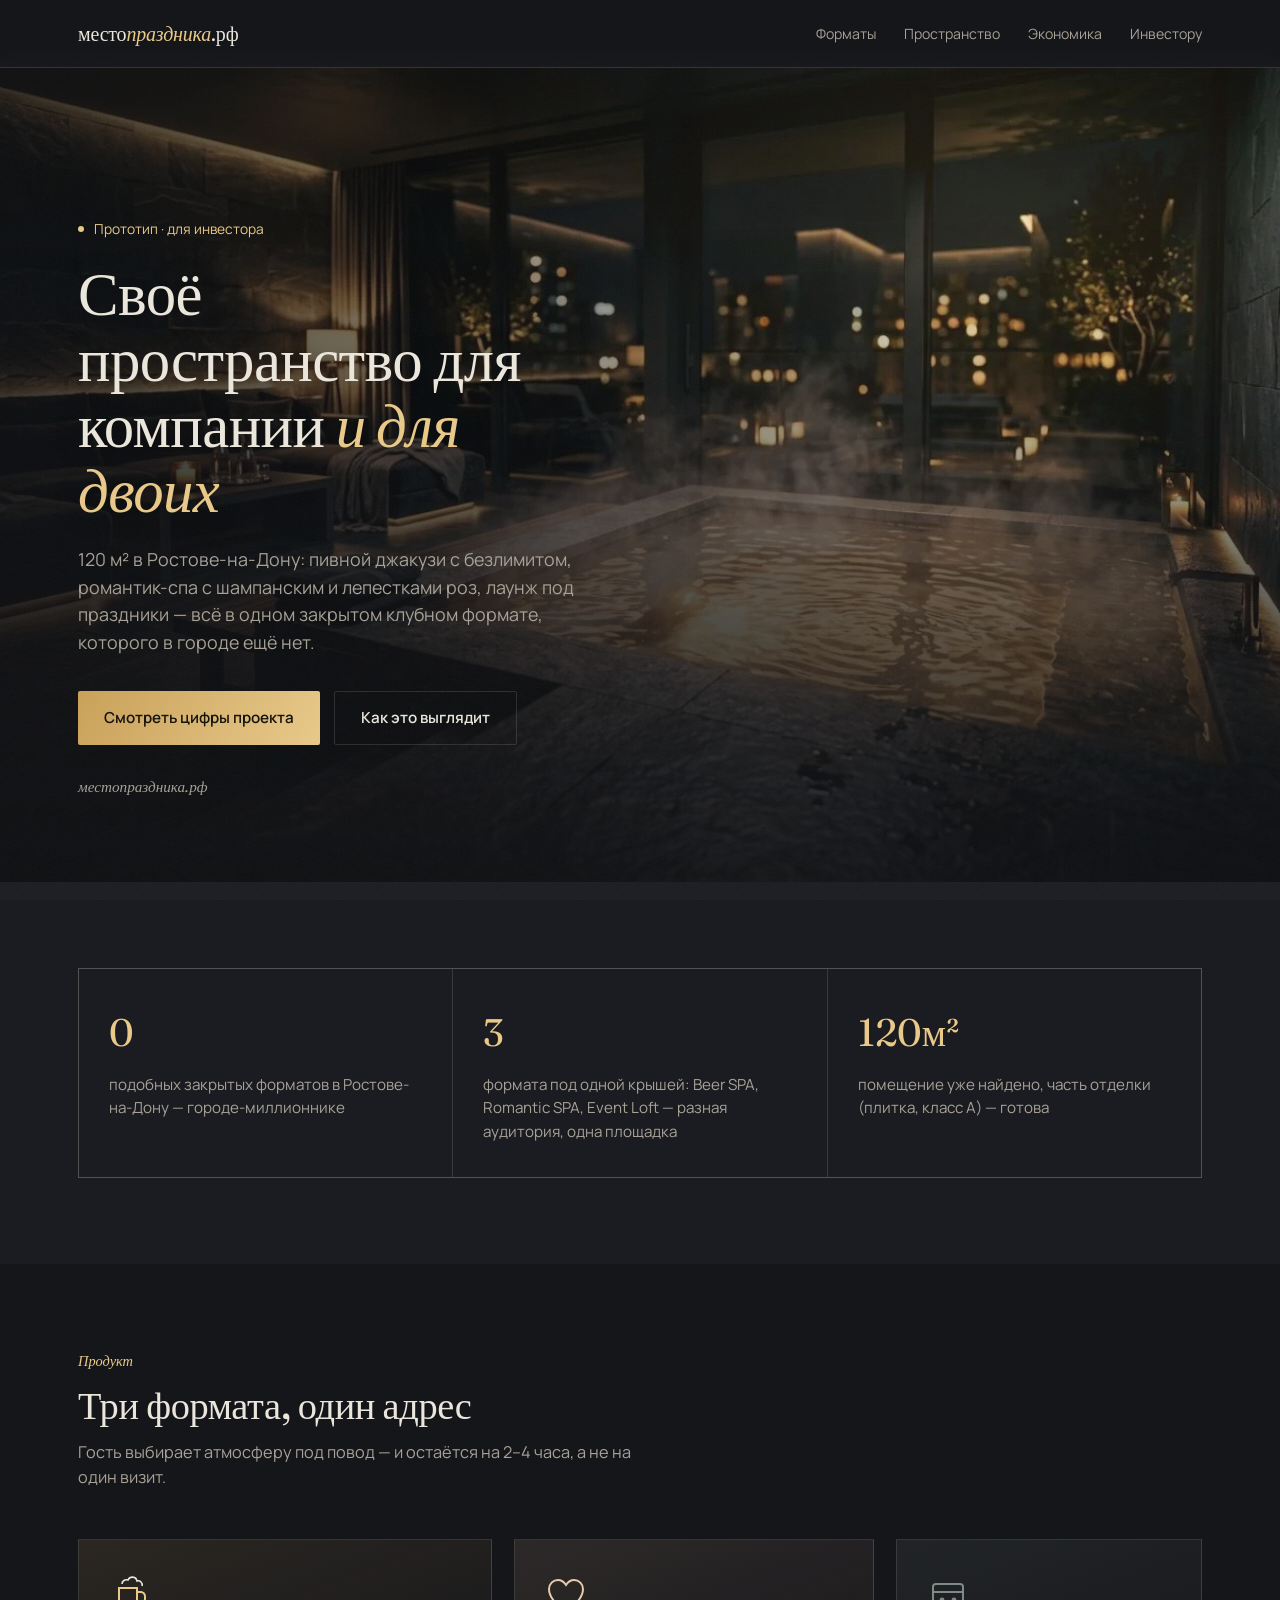
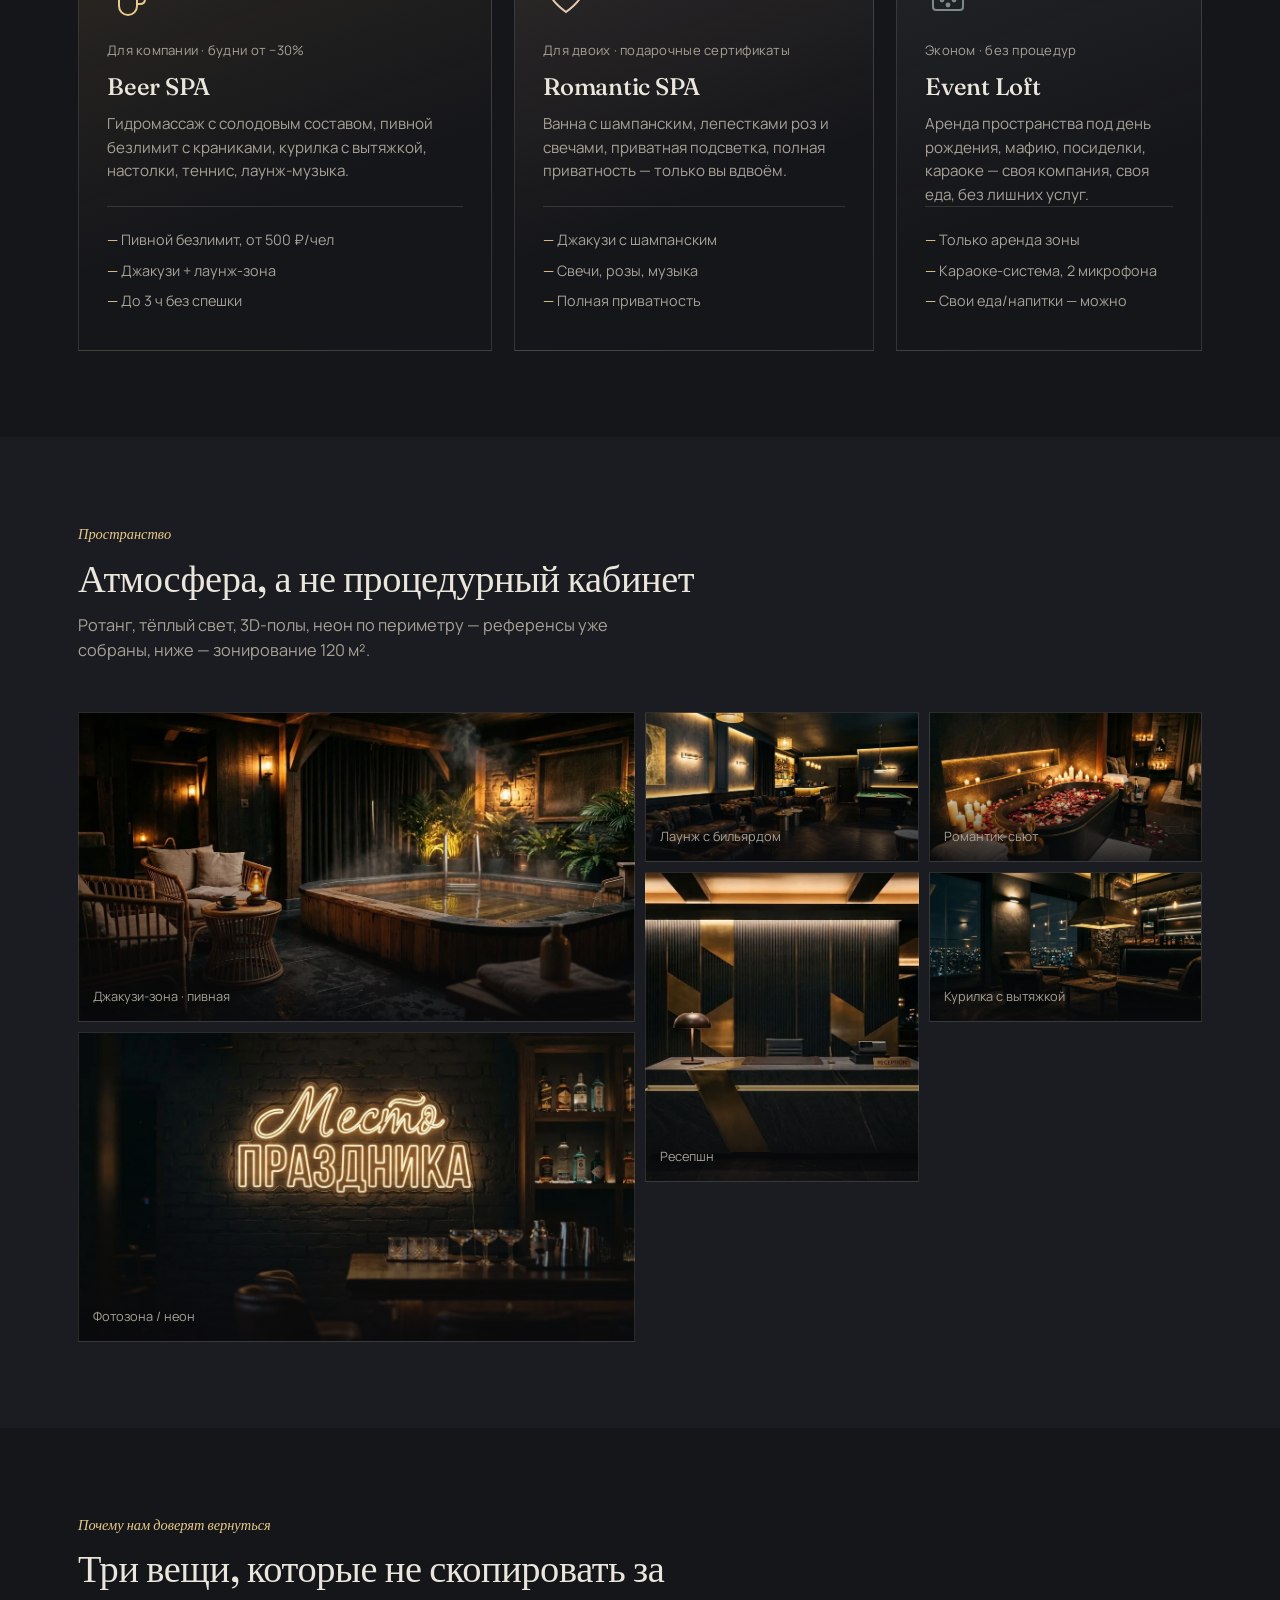
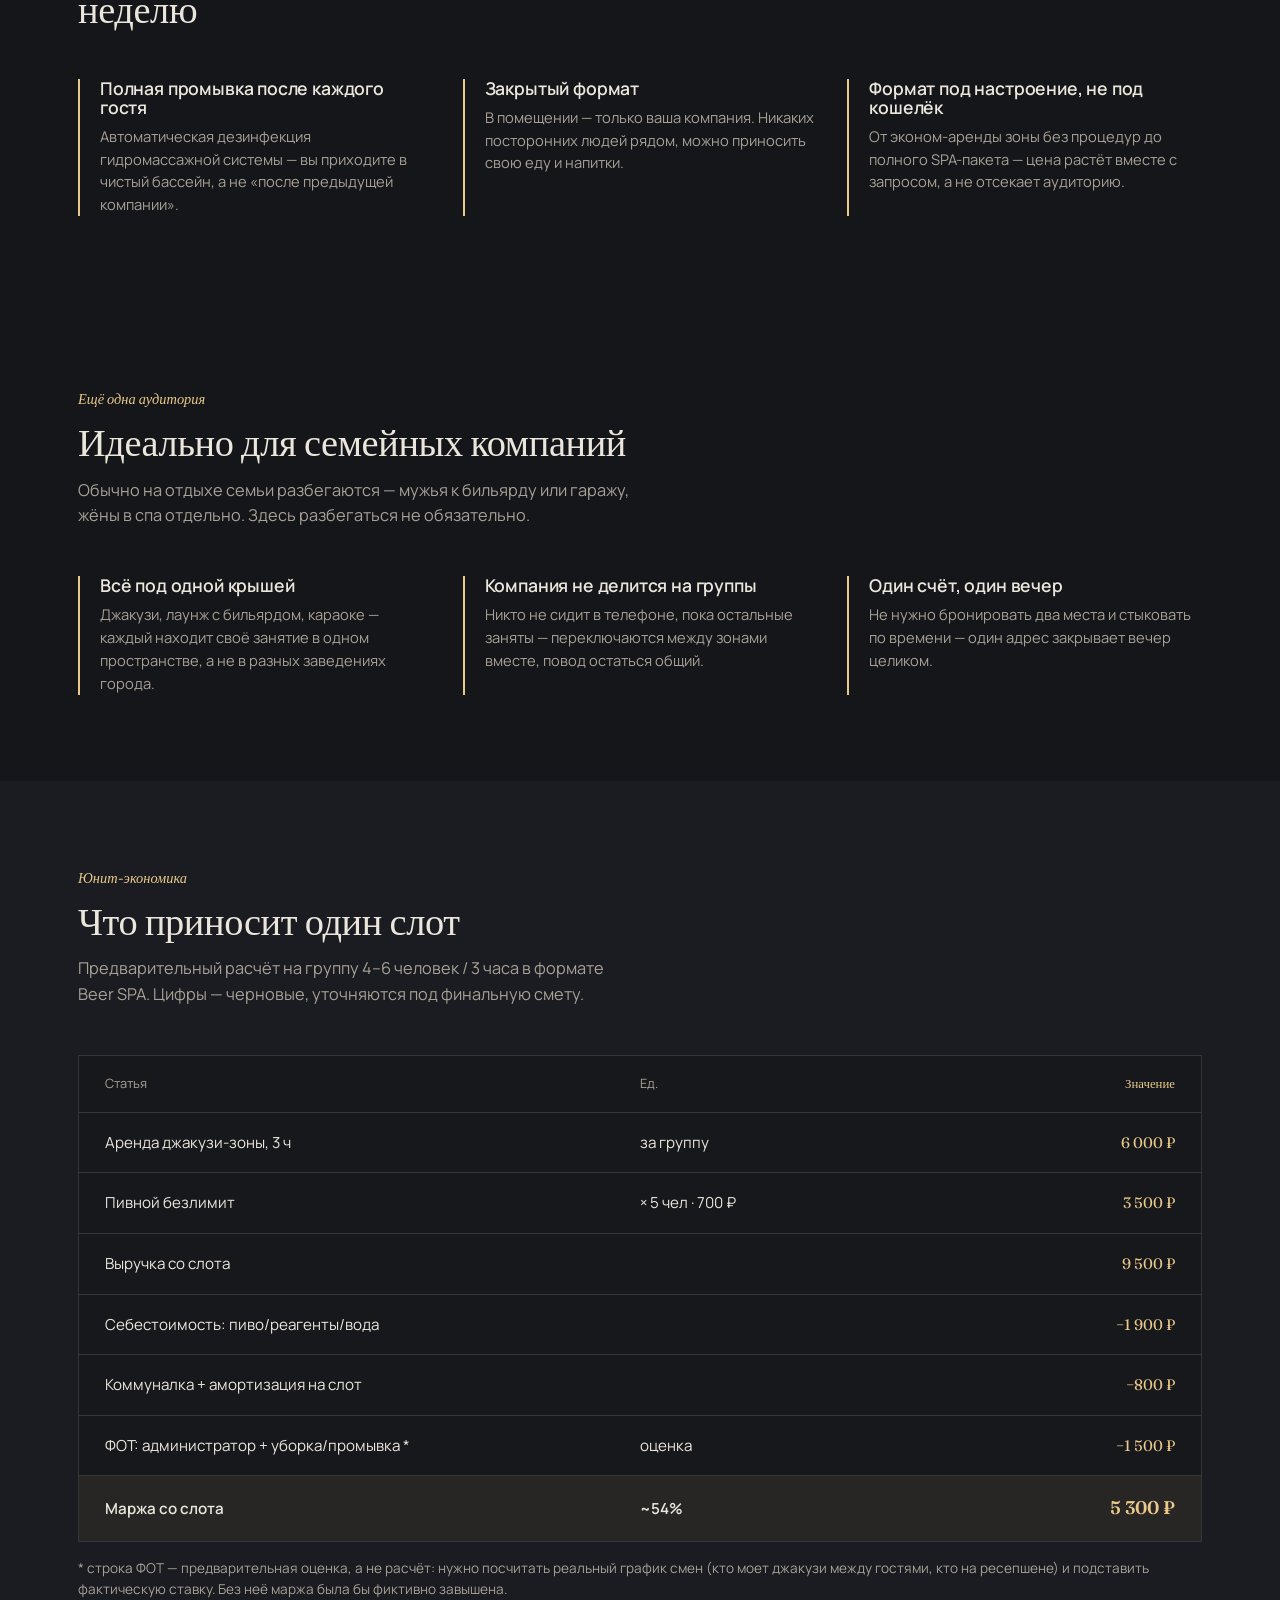
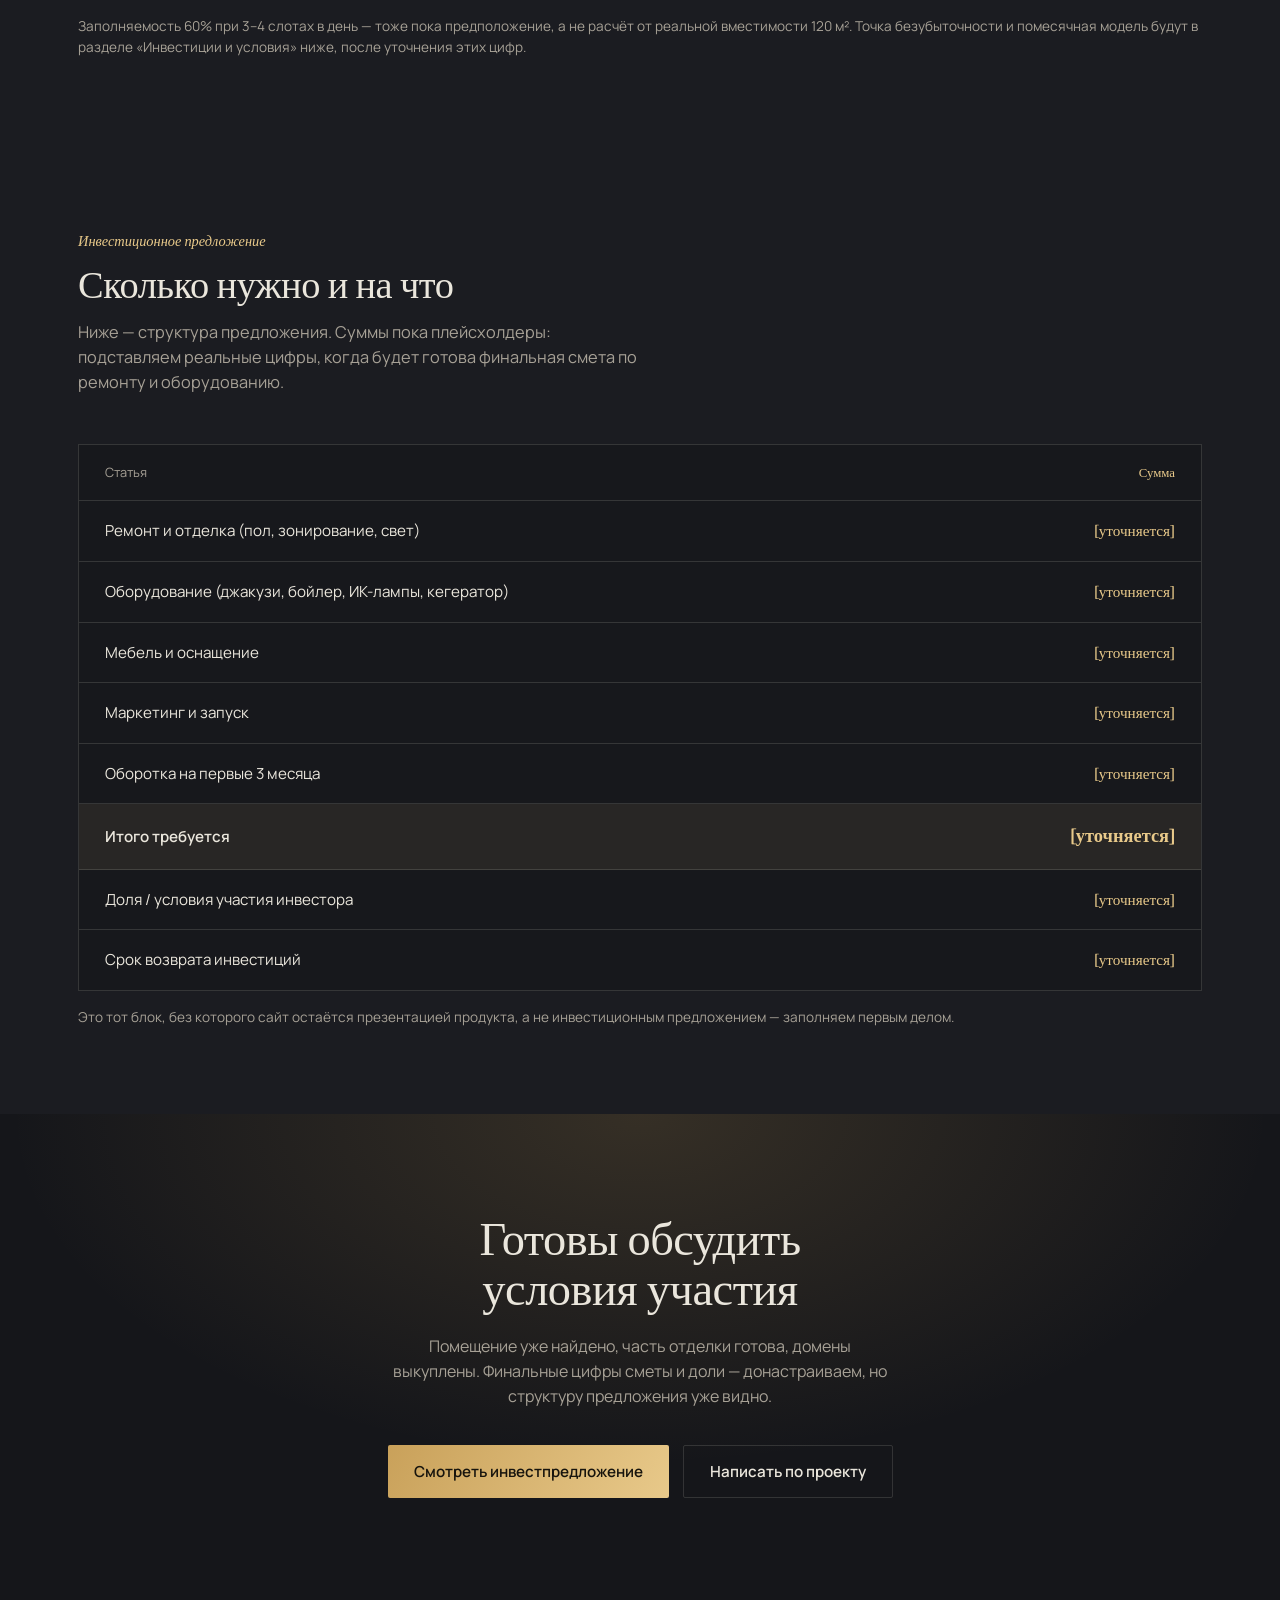
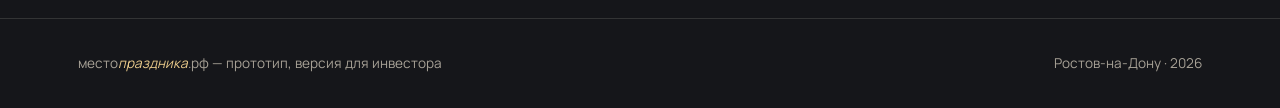
<file: work/mesto-prazdnika/index.html>
<!DOCTYPE html>
<html lang="ru">
<head>
<meta charset="UTF-8">
<meta name="robots" content="noindex, nofollow">
<meta name="viewport" content="width=device-width, initial-scale=1.0">
<title>местопраздника.рф — пространство для компании и для двоих</title>
<link rel="preconnect" href="https://fonts.googleapis.com">
<link rel="preconnect" href="https://fonts.gstatic.com" crossorigin>
<link href="https://fonts.googleapis.com/css2?family=Fraunces:ital,opsz,wght@0,9..144,400;0,9..144,500;0,9..144,600;1,9..144,500&family=Manrope:wght@400;500;600;700&display=swap" rel="stylesheet">
<style>
  :root{
    --bg: #15161a;
    --bg-2: #1b1c21;
    --copper: #c9a15a;
    --copper-bright: #e8c98a;
    --rose: #d3a98c;
    --rose-soft: #e6c9ae;
    --moss: #7d8a86;
    --cream: #eae6dc;
    --cream-dim: #a7a196;
    --line: rgba(234,230,220,0.14);
    --card-bg: rgba(234,230,220,0.04);
  }
  :root:not([data-theme="light"]){ }
  :root[data-theme="dark"]{ }

  *{box-sizing:border-box;margin:0;padding:0;}
  html{scroll-behavior:smooth;}
  body{
    background:var(--bg);
    color:var(--cream);
    font-family:'Manrope',sans-serif;
    line-height:1.55;
    overflow-x:hidden;
    -webkit-font-smoothing:antialiased;
  }
  img,svg{max-width:100%;display:block;}
  .wrap{max-width:1180px;margin:0 auto;padding:0 28px;}
  a{color:inherit;}

  h1,h2,h3{
    font-family:'Fraunces',serif;
    font-weight:500;
    letter-spacing:-0.01em;
    line-height:1.08;
  }

  /* subtle grain texture */
  body::before{
    content:"";
    position:fixed;inset:0;
    pointer-events:none;
    z-index:2;
    opacity:0.05;
    background-image:url("data:image/svg+xml,%3Csvg xmlns='http://www.w3.org/2000/svg' width='120' height='120'%3E%3Cfilter id='n'%3E%3CfeTurbulence type='fractalNoise' baseFrequency='0.9' numOctaves='2' stitchTiles='stitch'/%3E%3C/filter%3E%3Crect width='100%25' height='100%25' filter='url(%23n)'/%3E%3C/svg%3E");
  }

  /* ---------- NAV ---------- */
  nav{
    position:sticky;top:0;z-index:20;
    background:linear-gradient(var(--bg) 70%, transparent);
    backdrop-filter:blur(6px);
    border-bottom:1px solid var(--line);
  }
  nav .wrap{display:flex;align-items:center;justify-content:space-between;padding-top:18px;padding-bottom:18px;}
  .brand{font-family:'Fraunces',serif;font-size:1.25rem;letter-spacing:-0.01em;}
  .brand em{font-style:italic;color:var(--copper-bright);}
  .navlinks{display:flex;gap:28px;font-size:0.88rem;color:var(--cream-dim);}
  .navlinks a{text-decoration:none;transition:color .2s;}
  .navlinks a:hover{color:var(--copper-bright);}
  @media (max-width:720px){.navlinks{display:none;}}

  /* ---------- HERO ---------- */
  .hero{
    position:relative;
    min-height:88vh;
    display:flex;
    align-items:flex-end;
    overflow:hidden;
    padding:0;
  }
  /* photographic-style backdrop: warm light pooling on dark water, no literal icon */
  .hero-photo{
    position:absolute;inset:0;z-index:0;
    background:
      radial-gradient(1100px 650px at 78% 20%, rgba(201,161,90,0.18), transparent 58%),
      url('img/photo-1.webp') center 32%/cover no-repeat;
  }
  /* faint horizontal sheen like light on a water surface */
  .hero-photo::after{
    content:"";
    position:absolute;inset:0;
    background:repeating-linear-gradient(178deg, rgba(234,230,220,0.05) 0px, transparent 2px, transparent 46px);
    opacity:0.5;
    mix-blend-mode:overlay;
  }
  .bokeh{
    position:absolute;border-radius:50%;
    filter:blur(22px);
    pointer-events:none;
    animation:drift 14s ease-in-out infinite;
  }
  .bokeh.b1{width:140px;height:140px;left:66%;top:18%;background:rgba(232,201,138,0.45);animation-delay:0s;}
  .bokeh.b2{width:90px;height:90px;left:82%;top:46%;background:rgba(201,161,90,0.35);animation-delay:2.5s;}
  .bokeh.b3{width:60px;height:60px;left:58%;top:52%;background:rgba(234,230,220,0.22);animation-delay:5s;}
  .bokeh.b4{width:170px;height:170px;left:88%;top:70%;background:rgba(201,161,90,0.22);animation-delay:1.2s;}
  @keyframes drift{
    0%,100%{transform:translate(0,0) scale(1);}
    50%{transform:translate(-14px,10px) scale(1.08);}
  }
  .hero-scrim{
    position:absolute;inset:0;z-index:1;
    background:
      linear-gradient(0deg, rgba(14,15,18,0.94) 0%, rgba(14,15,18,0.62) 38%, rgba(14,15,18,0.18) 62%, transparent 82%),
      linear-gradient(100deg, rgba(14,15,18,0.82) 0%, rgba(14,15,18,0.35) 45%, transparent 72%);
  }
  .hero .wrap{position:relative;z-index:2;padding-block:150px 84px;width:100%;}
  .hero-content{max-width:640px;}

  .eyebrow-line{display:flex;align-items:center;gap:10px;color:var(--copper-bright);font-size:0.86rem;margin-bottom:22px;}
  .eyebrow-line .dot{width:6px;height:6px;border-radius:50%;background:var(--copper-bright);}

  .hero h1{font-size:clamp(2.3rem,5vw,3.8rem);color:var(--cream);max-width:12ch;text-shadow:0 2px 24px rgba(0,0,0,0.35);}
  .hero h1 .accent{color:var(--copper-bright);font-style:italic;}
  .hero p.lede{margin-top:22px;font-size:1.12rem;color:var(--cream-dim);max-width:46ch;}

  .cta-row{display:flex;gap:14px;margin-top:34px;flex-wrap:wrap;}
  .btn{
    display:inline-flex;align-items:center;gap:8px;
    padding:14px 26px;border-radius:2px;
    font-size:0.95rem;font-weight:600;
    text-decoration:none;
    transition:transform .18s ease, box-shadow .18s ease;
  }
  .btn-primary{background:linear-gradient(120deg, var(--copper), var(--copper-bright));color:#17140d;}
  .btn-primary:hover{transform:translateY(-2px);box-shadow:0 10px 24px rgba(232,201,138,0.28);}
  .btn-ghost{border:1px solid var(--line);color:var(--cream);}
  .btn-ghost:hover{border-color:var(--copper-bright);color:var(--copper-bright);}

  .domain-tag{
    margin-top:30px;font-family:'Fraunces',serif;font-style:italic;
    color:var(--cream-dim);font-size:0.95rem;
  }

  /* ---------- SECTION SHELL ---------- */
  section{padding:86px 0;position:relative;}
  .section-head{max-width:640px;margin-bottom:48px;}
  .kicker{color:var(--copper-bright);font-size:0.9rem;margin-bottom:12px;font-family:'Fraunces',serif;font-style:italic;}
  .section-head h2{font-size:clamp(1.7rem,3vw,2.4rem);color:var(--cream);}
  .section-head p{margin-top:14px;color:var(--cream-dim);font-size:1.02rem;max-width:56ch;}

  hr.rule{border:none;border-top:1px solid var(--line);margin:0;}

  /* ---------- PROBLEM STRIP ---------- */
  .problem{background:var(--bg-2);}
  .problem-grid{display:grid;grid-template-columns:repeat(3,1fr);gap:1px;background:var(--line);border:1px solid var(--line);}
  .problem-cell{background:var(--bg-2);padding:34px 30px;}
  .problem-cell .big{font-family:'Fraunces',serif;font-size:2.4rem;color:var(--copper-bright);}
  .problem-cell p{margin-top:10px;color:var(--cream-dim);font-size:0.95rem;}
  @media (max-width:760px){.problem-grid{grid-template-columns:1fr;}}

  /* ---------- FORMATS ---------- */
  .formats-grid{display:grid;grid-template-columns:1.15fr 1fr 0.85fr;gap:22px;}
  @media (max-width:900px){.formats-grid{grid-template-columns:1fr;}}
  .format-card{
    border:1px solid var(--line);
    padding:34px 28px;
    position:relative;
    min-height:360px;
    display:flex;flex-direction:column;
  }
  .format-card.beer{background:linear-gradient(160deg, rgba(201,161,90,0.12), transparent 60%);}
  .format-card.romantic{background:linear-gradient(160deg, rgba(211,169,140,0.13), transparent 60%);}
  .format-card.event{background:linear-gradient(160deg, rgba(125,138,134,0.12), transparent 60%);}
  .format-card .tag{font-size:0.82rem;color:var(--cream-dim);letter-spacing:0.02em;margin-bottom:14px;}
  .format-card h3{font-size:1.5rem;color:var(--cream);margin-bottom:12px;}
  .format-card .icon{width:46px;height:46px;margin-bottom:20px;}
  .format-card ul{list-style:none;margin-top:auto;padding-top:18px;border-top:1px solid var(--line);font-size:0.9rem;color:var(--cream-dim);}
  .format-card li{padding:4px 0;}
  .format-card li::before{content:"— ";color:var(--copper-bright);}

  /* ---------- ATMOSPHERE / gallery ---------- */
  .atmos{background:var(--bg-2);}
  .gallery{display:grid;grid-template-columns:repeat(4,1fr);grid-auto-rows:150px;gap:10px;}
  .gallery .g{position:relative;overflow:hidden;border:1px solid var(--line);display:flex;align-items:flex-end;padding:14px;}
  .gallery .g span{font-size:0.8rem;color:var(--cream-dim);position:relative;z-index:1;}
  .gallery .g1{grid-column:span 2;grid-row:span 2;background:radial-gradient(circle at 30% 20%, rgba(201,161,90,0.35), var(--bg) 70%);}
  .gallery .g2{background:radial-gradient(circle at 70% 30%, rgba(125,138,134,0.28), var(--bg) 70%);}
  .gallery .g3{background:radial-gradient(circle at 40% 70%, rgba(211,169,140,0.32), var(--bg) 70%);}
  .gallery .g4{grid-row:span 2;background:radial-gradient(circle at 50% 40%, rgba(232,201,138,0.28), var(--bg) 70%);}
  .gallery .g5{background:radial-gradient(circle at 60% 60%, rgba(211,169,140,0.24), var(--bg) 70%);}
  .gallery .g6{grid-column:span 2;grid-row:span 2;background:radial-gradient(circle at 30% 50%, rgba(125,138,134,0.22), var(--bg) 70%);}
  @media (max-width:760px){
    .gallery{grid-template-columns:repeat(2,1fr);}
    .gallery .g1,.gallery .g4{grid-column:span 2;grid-row:span 1;}
    .gallery .g6{grid-column:span 2;grid-row:span 2;}
  }
  .gallery-note{margin-top:16px;font-size:0.85rem;color:var(--cream-dim);}

  /* ---------- TRUST ---------- */
  .trust-grid{display:grid;grid-template-columns:repeat(3,1fr);gap:30px;}
  @media (max-width:760px){.trust-grid{grid-template-columns:1fr;}}
  .trust-item{border-left:2px solid var(--copper-bright);padding-left:20px;}
  .trust-item h3{font-size:1.1rem;color:var(--cream);margin-bottom:8px;font-weight:600;font-family:'Manrope',sans-serif;}
  .trust-item p{color:var(--cream-dim);font-size:0.92rem;}

  /* ---------- ECONOMY LEDGER ---------- */
  .economy{background:var(--bg-2);}
  .ledger{
    border:1px solid var(--line);
    background:rgba(0,0,0,0.15);
  }
  .ledger-row{
    display:grid;grid-template-columns:2fr 1fr 1fr;
    padding:18px 26px;
    border-bottom:1px solid var(--line);
    font-size:0.95rem;
    align-items:center;
  }
  .ledger-row.head{color:var(--cream-dim);font-size:0.8rem;text-transform:none;}
  .ledger-row:last-child{border-bottom:none;}
  .ledger-row .num{font-family:'Fraunces',serif;color:var(--copper-bright);text-align:right;}
  .ledger-row.total{background:rgba(232,201,138,0.08);font-weight:600;}
  .ledger-row.total .num{font-size:1.15rem;}
  .economy-note{margin-top:16px;font-size:0.85rem;color:var(--cream-dim);}
  @media (max-width:600px){.ledger-row{grid-template-columns:1.6fr 1fr;font-size:0.85rem;} .ledger-row span:nth-child(3){display:none;}}

  /* ---------- OFFER ---------- */
  .offer{
    text-align:center;
    padding:100px 0 120px;
    background:radial-gradient(ellipse 900px 500px at 50% 0%, rgba(201,161,90,0.18), transparent 70%);
  }
  .offer h2{font-size:clamp(2rem,4vw,2.9rem);max-width:16ch;margin:0 auto;color:var(--cream);}
  .offer p{margin:20px auto 0;color:var(--cream-dim);max-width:50ch;}
  .offer .cta-row{justify-content:center;margin-top:36px;}

  footer{border-top:1px solid var(--line);padding:34px 0;}
  footer .wrap{display:flex;justify-content:space-between;align-items:center;font-size:0.85rem;color:var(--cream-dim);flex-wrap:wrap;gap:12px;}
</style>
</head>
<body>

<nav>
  <div class="wrap">
    <div class="brand">место<em>праздника</em>.рф</div>
    <div class="navlinks">
      <a href="#formats">Форматы</a>
      <a href="#atmos">Пространство</a>
      <a href="#economy">Экономика</a>
      <a href="#investment">Инвестору</a>
    </div>
  </div>
</nav>

<header class="hero">
  <div class="hero-photo"></div>
  <div class="hero-scrim"></div>
  <div class="wrap">
    <div class="hero-content">
      <div class="eyebrow-line"><span class="dot"></span> Прототип · для инвестора</div>
      <h1>Своё пространство для компании <span class="accent">и для двоих</span></h1>
      <p class="lede">120&nbsp;м² в Ростове-на-Дону: пивной джакузи с безлимитом, романтик-спа с шампанским и лепестками роз, лаунж под праздники — всё в одном закрытом клубном формате, которого в городе ещё нет.</p>
      <div class="cta-row">
        <a class="btn btn-primary" href="#economy">Смотреть цифры проекта</a>
        <a class="btn btn-ghost" href="#formats">Как это выглядит</a>
      </div>
      <div class="domain-tag">местопраздника.рф</div>
    </div>
  </div>
</header>

<section class="problem">
  <div class="wrap">
    <div class="problem-grid">
      <div class="problem-cell">
        <div class="big">0</div>
        <p>подобных закрытых форматов в Ростове-на-Дону — городе-миллионнике</p>
      </div>
      <div class="problem-cell">
        <div class="big">3</div>
        <p>формата под одной крышей: Beer&nbsp;SPA, Romantic&nbsp;SPA, Event&nbsp;Loft — разная аудитория, одна площадка</p>
      </div>
      <div class="problem-cell">
        <div class="big">120м²</div>
        <p>помещение уже найдено, часть отделки (плитка, класс А) — готова</p>
      </div>
    </div>
  </div>
</section>

<section id="formats">
  <div class="wrap">
    <div class="section-head">
      <div class="kicker">Продукт</div>
      <h2>Три формата, один адрес</h2>
      <p>Гость выбирает атмосферу под повод — и остаётся на 2–4 часа, а не на один визит.</p>
    </div>
    <div class="formats-grid">
      <div class="format-card beer">
        <svg class="icon" viewBox="0 0 46 46" fill="none"><path d="M12 14h18v18c0 5-4 9-9 9s-9-4-9-9V14Z" stroke="#e8c98a" stroke-width="2"/><path d="M30 18h4c2 0 4 2 4 4v3c0 3-2 5-5 5h-3" stroke="#e8c98a" stroke-width="2"/><path d="M15 10c0-3 3-5 6-4 2-4 8-4 9 1 3-1 6 2 5 5" stroke="#eae6dc" stroke-width="1.6" fill="none"/></svg>
        <div class="tag">Для компании · будни от −30%</div>
        <h3>Beer SPA</h3>
        <p style="color:var(--cream-dim);font-size:0.95rem;">Гидромассаж с солодовым составом, пивной безлимит с краниками, курилка с вытяжкой, настолки, теннис, лаунж-музыка.</p>
        <ul>
          <li>Пивной безлимит, от 500&nbsp;₽/чел</li>
          <li>Джакузи + лаунж-зона</li>
          <li>До 3&nbsp;ч без спешки</li>
        </ul>
      </div>
      <div class="format-card romantic">
        <svg class="icon" viewBox="0 0 46 46" fill="none"><path d="M23 38C12 30 6 22 6 15c0-5 4-9 9-9 4 0 6 2 8 5 2-3 4-5 8-5 5 0 9 4 9 9 0 7-6 15-17 23Z" stroke="#e6c9ae" stroke-width="2"/></svg>
        <div class="tag">Для двоих · подарочные сертификаты</div>
        <h3>Romantic SPA</h3>
        <p style="color:var(--cream-dim);font-size:0.95rem;">Ванна с шампанским, лепестками роз и свечами, приватная подсветка, полная приватность — только вы вдвоём.</p>
        <ul>
          <li>Джакузи с шампанским</li>
          <li>Свечи, розы, музыка</li>
          <li>Полная приватность</li>
        </ul>
      </div>
      <div class="format-card event">
        <svg class="icon" viewBox="0 0 46 46" fill="none"><rect x="8" y="10" width="30" height="26" rx="3" stroke="#7d8a86" stroke-width="2"/><path d="M8 18h30" stroke="#7d8a86" stroke-width="2"/><circle cx="17" cy="26" r="2.4" fill="#7d8a86"/><circle cx="29" cy="26" r="2.4" fill="#7d8a86"/><circle cx="23" cy="31" r="2.4" fill="#7d8a86"/></svg>
        <div class="tag">Эконом · без процедур</div>
        <h3>Event Loft</h3>
        <p style="color:var(--cream-dim);font-size:0.95rem;">Аренда пространства под день рождения, мафию, посиделки, караоке — своя компания, своя еда, без лишних услуг.</p>
        <ul>
          <li>Только аренда зоны</li>
          <li>Караоке-система, 2 микрофона</li>
          <li>Свои еда/напитки — можно</li>
        </ul>
      </div>
    </div>
  </div>
</section>

<section class="atmos" id="atmos">
  <div class="wrap">
    <div class="section-head">
      <div class="kicker">Пространство</div>
      <h2>Атмосфера, а не процедурный кабинет</h2>
      <p>Ротанг, тёплый свет, 3D-полы, неон по периметру — референсы уже собраны, ниже — зонирование 120&nbsp;м².</p>
    </div>
    <div class="gallery">
      <div class="g g1" style="background:linear-gradient(180deg, transparent 45%, rgba(10,10,12,0.85) 100%), url('img/photo-2.webp') center/cover no-repeat;"><span>Джакузи-зона · пивная</span></div>
      <div class="g g2" style="background:linear-gradient(180deg, transparent 45%, rgba(10,10,12,0.85) 100%), url('img/photo-3.webp') center/cover no-repeat;"><span>Лаунж с бильярдом</span></div>
      <div class="g g3" style="background:linear-gradient(180deg, transparent 45%, rgba(10,10,12,0.85) 100%), url('img/photo-4.webp') center/cover no-repeat;"><span>Романтик-сьют</span></div>
      <div class="g g4" style="background:linear-gradient(180deg, transparent 45%, rgba(10,10,12,0.85) 100%), url('img/photo-5.webp') center/cover no-repeat;"><span>Ресепшн</span></div>
      <div class="g g5" style="background:linear-gradient(180deg, transparent 45%, rgba(10,10,12,0.85) 100%), url('img/photo-6.webp') center/cover no-repeat;"><span>Курилка с вытяжкой</span></div>
      <div class="g g6" style="background:linear-gradient(180deg, transparent 45%, rgba(10,10,12,0.85) 100%), url('img/photo-7.webp') center 30%/cover no-repeat;"><span>Фотозона / неон</span></div>
    </div>
  </div>
</section>

<section id="trust">
  <div class="wrap">
    <div class="section-head">
      <div class="kicker">Почему нам доверят вернуться</div>
      <h2>Три вещи, которые не скопировать за неделю</h2>
    </div>
    <div class="trust-grid">
      <div class="trust-item">
        <h3>Полная промывка после каждого гостя</h3>
        <p>Автоматическая дезинфекция гидромассажной системы — вы приходите в чистый бассейн, а не «после предыдущей компании».</p>
      </div>
      <div class="trust-item">
        <h3>Закрытый формат</h3>
        <p>В помещении — только ваша компания. Никаких посторонних людей рядом, можно приносить свою еду и напитки.</p>
      </div>
      <div class="trust-item">
        <h3>Формат под настроение, не под кошелёк</h3>
        <p>От эконом-аренды зоны без процедур до полного SPA-пакета — цена растёт вместе с запросом, а не отсекает аудиторию.</p>
      </div>
    </div>
  </div>
</section>

<section id="family">
  <div class="wrap">
    <div class="section-head">
      <div class="kicker">Ещё одна аудитория</div>
      <h2>Идеально для семейных компаний</h2>
      <p>Обычно на отдыхе семьи разбегаются — мужья к бильярду или гаражу, жёны в спа отдельно. Здесь разбегаться не обязательно.</p>
    </div>
    <div class="trust-grid">
      <div class="trust-item">
        <h3>Всё под одной крышей</h3>
        <p>Джакузи, лаунж с бильярдом, караоке — каждый находит своё занятие в одном пространстве, а не в разных заведениях города.</p>
      </div>
      <div class="trust-item">
        <h3>Компания не делится на группы</h3>
        <p>Никто не сидит в телефоне, пока остальные заняты — переключаются между зонами вместе, повод остаться общий.</p>
      </div>
      <div class="trust-item">
        <h3>Один счёт, один вечер</h3>
        <p>Не нужно бронировать два места и стыковать по времени — один адрес закрывает вечер целиком.</p>
      </div>
    </div>
  </div>
</section>

<section class="economy" id="economy">
  <div class="wrap">
    <div class="section-head">
      <div class="kicker">Юнит-экономика</div>
      <h2>Что приносит один слот</h2>
      <p>Предварительный расчёт на группу 4–6 человек / 3 часа в формате Beer SPA. Цифры — черновые, уточняются под финальную смету.</p>
    </div>
    <div class="ledger">
      <div class="ledger-row head"><span>Статья</span><span>Ед.</span><span class="num">Значение</span></div>
      <div class="ledger-row"><span>Аренда джакузи-зоны, 3 ч</span><span>за группу</span><span class="num">6 000 ₽</span></div>
      <div class="ledger-row"><span>Пивной безлимит</span><span>× 5 чел · 700 ₽</span><span class="num">3 500 ₽</span></div>
      <div class="ledger-row"><span>Выручка со слота</span><span></span><span class="num">9 500 ₽</span></div>
      <div class="ledger-row"><span>Себестоимость: пиво/реагенты/вода</span><span></span><span class="num">−1 900 ₽</span></div>
      <div class="ledger-row"><span>Коммуналка + амортизация на слот</span><span></span><span class="num">−800 ₽</span></div>
      <div class="ledger-row"><span>ФОТ: администратор + уборка/промывка *</span><span>оценка</span><span class="num">−1 500 ₽</span></div>
      <div class="ledger-row total"><span>Маржа со слота</span><span>~54%</span><span class="num">5 300 ₽</span></div>
    </div>
    <p class="economy-note">* строка ФОТ — предварительная оценка, а не расчёт: нужно посчитать реальный график смен (кто моет джакузи между гостями, кто на ресепшене) и подставить фактическую ставку. Без неё маржа была бы фиктивно завышена.</p>
    <p class="economy-note">Заполняемость 60% при 3–4 слотах в день — тоже пока предположение, а не расчёт от реальной вместимости 120&nbsp;м². Точка безубыточности и помесячная модель будут в разделе «Инвестиции и условия» ниже, после уточнения этих цифр.</p>
  </div>
</section>

<section class="economy" id="investment">
  <div class="wrap">
    <div class="section-head">
      <div class="kicker">Инвестиционное предложение</div>
      <h2>Сколько нужно и на что</h2>
      <p>Ниже — структура предложения. Суммы пока плейсхолдеры: подставляем реальные цифры, когда будет готова финальная смета по ремонту и оборудованию.</p>
    </div>
    <div class="ledger">
      <div class="ledger-row head"><span>Статья</span><span></span><span class="num">Сумма</span></div>
      <div class="ledger-row"><span>Ремонт и отделка (пол, зонирование, свет)</span><span></span><span class="num">[уточняется]</span></div>
      <div class="ledger-row"><span>Оборудование (джакузи, бойлер, ИК-лампы, кегератор)</span><span></span><span class="num">[уточняется]</span></div>
      <div class="ledger-row"><span>Мебель и оснащение</span><span></span><span class="num">[уточняется]</span></div>
      <div class="ledger-row"><span>Маркетинг и запуск</span><span></span><span class="num">[уточняется]</span></div>
      <div class="ledger-row"><span>Оборотка на первые 3 месяца</span><span></span><span class="num">[уточняется]</span></div>
      <div class="ledger-row total"><span>Итого требуется</span><span></span><span class="num">[уточняется]</span></div>
      <div class="ledger-row"><span>Доля / условия участия инвестора</span><span></span><span class="num">[уточняется]</span></div>
      <div class="ledger-row"><span>Срок возврата инвестиций</span><span></span><span class="num">[уточняется]</span></div>
    </div>
    <p class="economy-note">Это тот блок, без которого сайт остаётся презентацией продукта, а не инвестиционным предложением — заполняем первым делом.</p>
  </div>
</section>

<section class="offer" id="offer">
  <div class="wrap">
    <h2>Готовы обсудить условия участия</h2>
    <p>Помещение уже найдено, часть отделки готова, домены выкуплены. Финальные цифры сметы и доли — донастраиваем, но структуру предложения уже видно.</p>
    <div class="cta-row">
      <a class="btn btn-primary" href="#investment">Смотреть инвестпредложение</a>
      <a class="btn btn-ghost" href="mailto:info@местопраздника.рф">Написать по проекту</a>
    </div>
  </div>

</section>

<footer>
  <div class="wrap">
    <div>место<em style="font-style:italic;color:var(--copper-bright);">праздника</em>.рф — прототип, версия для инвестора</div>
    <div>Ростов-на-Дону · 2026</div>
  </div>
</footer>

</body>
</html>
</file>
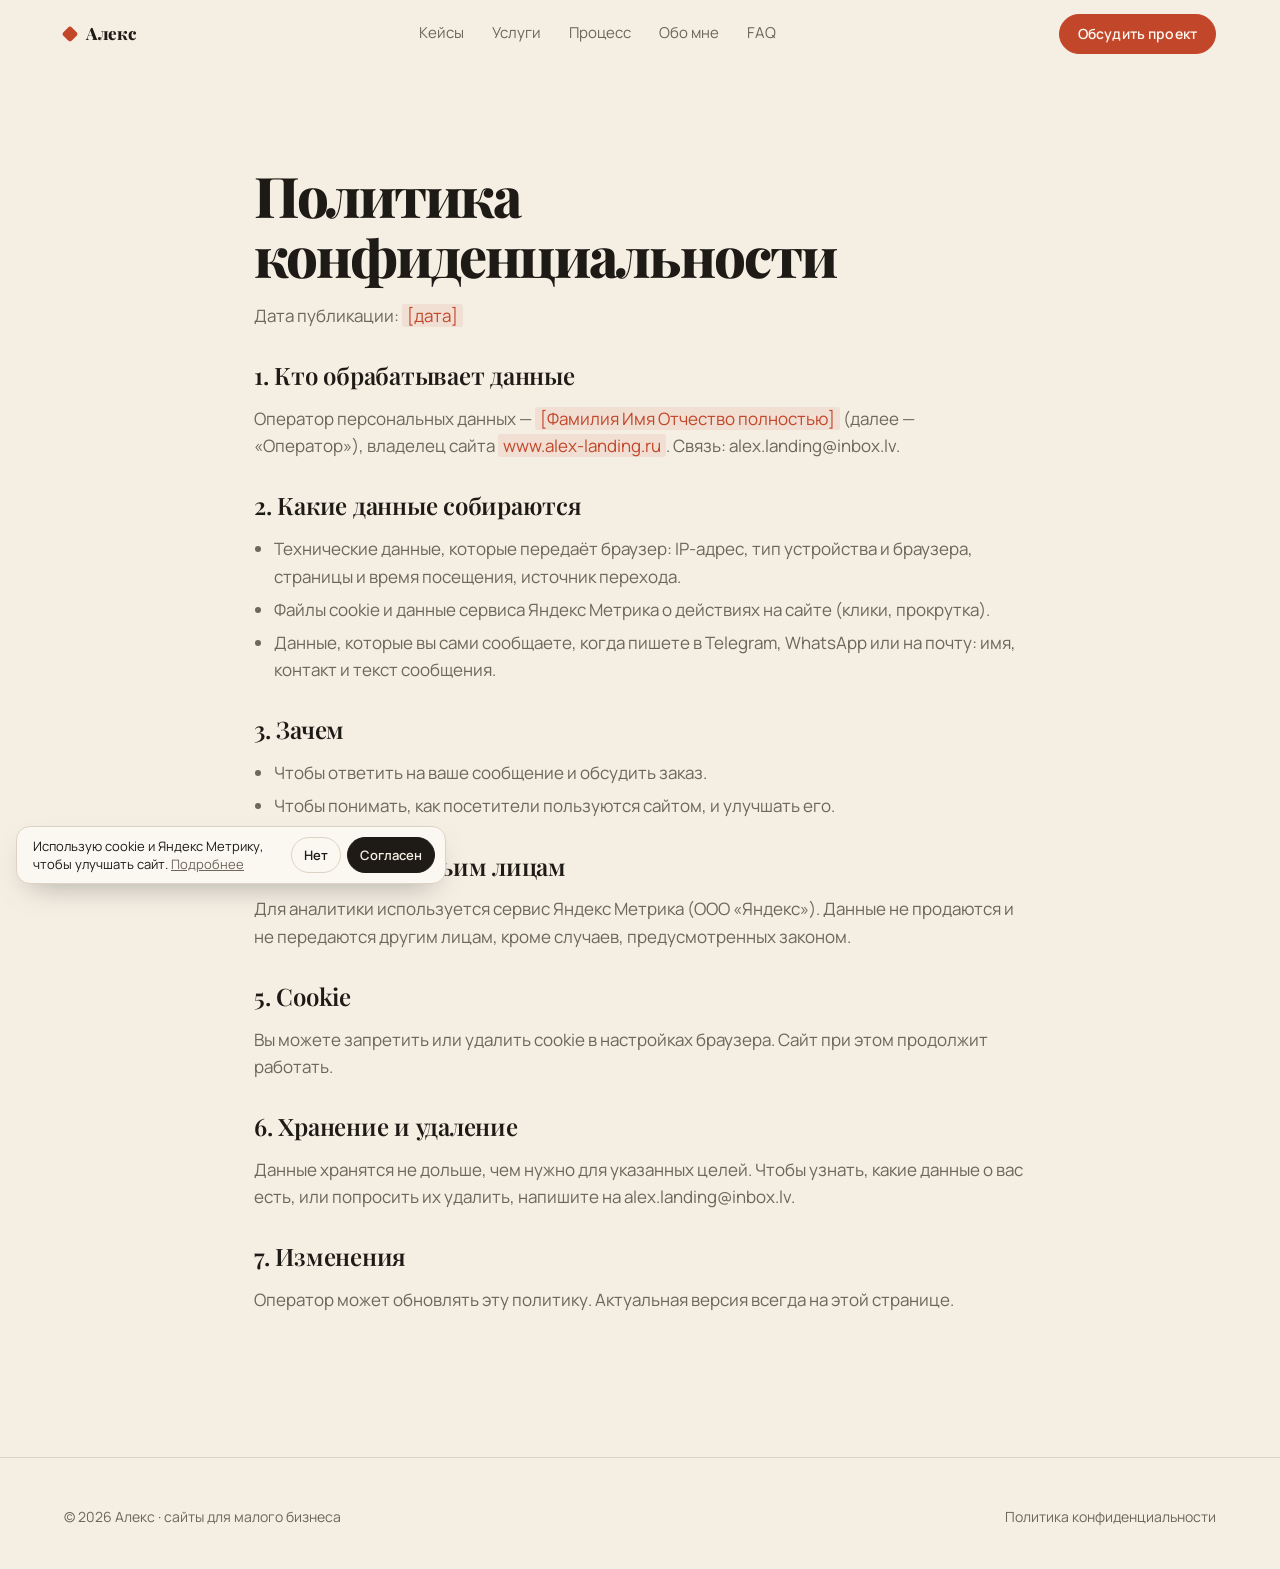
<file: privacy.html>
<!doctype html>
<html lang="ru">
<head>
<meta charset="utf-8">
<meta name="viewport" content="width=device-width, initial-scale=1, viewport-fit=cover">
<title>Политика конфиденциальности — Алекс</title>
<meta name="description" content="Какие данные собирает сайт www.alex-landing.ru и зачем.">
<link rel="canonical" href="https://www.alex-landing.ru/privacy.html">
<meta name="theme-color" content="#F4EEE3" media="(prefers-color-scheme: light)">
<meta name="theme-color" content="#16130F" media="(prefers-color-scheme: dark)">
<meta property="og:type" content="website">
<meta property="og:locale" content="ru_RU">
<meta property="og:site_name" content="Алекс — сайты для малого бизнеса">
<meta property="og:title" content="Политика конфиденциальности — Алекс">
<meta property="og:description" content="Какие данные собирает сайт www.alex-landing.ru и зачем.">
<meta property="og:url" content="https://www.alex-landing.ru/privacy.html">
<meta property="og:image" content="https://www.alex-landing.ru/og/og-home.jpg">
<meta property="og:image:width" content="1200">
<meta property="og:image:height" content="630">
<meta name="twitter:card" content="summary_large_image">
<link rel="icon" href="favicon.svg" type="image/svg+xml">
<link rel="icon" href="favicon-32.png" sizes="32x32" type="image/png">
<link rel="apple-touch-icon" href="apple-touch-icon.png">
<link rel="preload" href="assets/fonts/playfair-display-cyrillic-800-normal.woff2" as="font" type="font/woff2" crossorigin>
<link rel="preload" href="assets/fonts/manrope-cyrillic-400-normal.woff2" as="font" type="font/woff2" crossorigin>
<link rel="stylesheet" href="assets/css/style.css">
</head>
<body>
<svg width="0" height="0" style="position:absolute" aria-hidden="true">
  <symbol id="i-tg" viewBox="0 0 24 24"><path fill="currentColor" d="M21.9 4.3 18.7 19.4c-.2 1-.9 1.3-1.7.8l-4.8-3.5-2.3 2.2c-.3.3-.5.5-1 .5l.3-4.9 8.9-8c.4-.3-.1-.5-.6-.2L6.5 13.2l-4.7-1.5c-1-.3-1-1 .2-1.5l18.5-7.1c.9-.3 1.6.2 1.4 1.2Z"/></symbol>
  <symbol id="i-wa" viewBox="0 0 24 24"><path fill="currentColor" d="M12 2a10 10 0 0 0-8.6 15.1L2 22l5-1.3A10 10 0 1 0 12 2Zm0 18.2c-1.5 0-3-.4-4.3-1.2l-.3-.2-3 .8.8-2.9-.2-.3A8.2 8.2 0 1 1 12 20.2Zm4.5-6.1c-.2-.1-1.5-.7-1.7-.8-.2-.1-.4-.1-.6.1l-.8 1c-.1.2-.3.2-.5.1a6.7 6.7 0 0 1-3.3-2.9c-.3-.4.2-.4.7-1.4.1-.2 0-.3 0-.4l-.8-1.8c-.2-.5-.4-.4-.6-.4h-.5a1 1 0 0 0-.7.3 3 3 0 0 0-.9 2.2c0 1.3.9 2.5 1 2.7.1.2 1.8 2.8 4.4 3.9 1.6.7 2.3.8 3.1.6.5-.1 1.5-.6 1.7-1.2.2-.6.2-1.1.2-1.2-.1-.1-.3-.2-.5-.3Z"/></symbol>
  <symbol id="i-mail" viewBox="0 0 24 24"><path fill="none" stroke="currentColor" stroke-width="2" stroke-linejoin="round" d="M3 6h18v12H3zM3 7l9 6 9-6"/></symbol>
  <symbol id="i-ext" viewBox="0 0 24 24"><path fill="none" stroke="currentColor" stroke-width="2" stroke-linecap="round" stroke-linejoin="round" d="M14 4h6v6M20 4l-9 9M18 14v5a1 1 0 0 1-1 1H5a1 1 0 0 1-1-1V7a1 1 0 0 1 1-1h5"/></symbol>
</svg>
<header class="site-header">
  <div class="wrap header-row">
    <a class="logo" href="./" aria-label="Алекс — на главную"><i aria-hidden="true"></i>Алекс</a>
    <nav class="main-nav" aria-label="Разделы">
      <a href="./#work">Кейсы</a><a href="./#services">Услуги</a><a href="./#process">Процесс</a><a href="./#about">Обо мне</a><a href="./#faq">FAQ</a>
    </nav>
    <a class="btn btn-primary" href="./#contact">Обсудить проект</a>
  </div>
</header>
<main>
<div class="wrap doc">
    <h1>Политика конфиденциальности</h1>
    <p>Дата публикации: <span class="placeholder">[дата]</span></p>

    <h2>1. Кто обрабатывает данные</h2>
    <p>Оператор персональных данных — <span class="placeholder">[Фамилия Имя Отчество полностью]</span> (далее — «Оператор»), владелец сайта <span class="placeholder">www.alex-landing.ru</span>. Связь: alex.landing@inbox.lv.</p>

    <h2>2. Какие данные собираются</h2>
    <ul>
      <li>Технические данные, которые передаёт браузер: IP-адрес, тип устройства и браузера, страницы и время посещения, источник перехода.</li>
      <li>Файлы cookie и данные сервиса Яндекс Метрика о действиях на сайте (клики, прокрутка).</li>
      <li>Данные, которые вы сами сообщаете, когда пишете в Telegram, WhatsApp или на почту: имя, контакт и текст сообщения.</li>
    </ul>

    <h2>3. Зачем</h2>
    <ul>
      <li>Чтобы ответить на ваше сообщение и обсудить заказ.</li>
      <li>Чтобы понимать, как посетители пользуются сайтом, и улучшать его.</li>
    </ul>

    <h2>4. Передача третьим лицам</h2>
    <p>Для аналитики используется сервис Яндекс Метрика (ООО «Яндекс»). Данные не продаются и не передаются другим лицам, кроме случаев, предусмотренных законом.</p>

    <h2>5. Cookie</h2>
    <p>Вы можете запретить или удалить cookie в настройках браузера. Сайт при этом продолжит работать.</p>

    <h2>6. Хранение и удаление</h2>
    <p>Данные хранятся не дольше, чем нужно для указанных целей. Чтобы узнать, какие данные о вас есть, или попросить их удалить, напишите на alex.landing@inbox.lv.</p>

    <h2>7. Изменения</h2>
    <p>Оператор может обновлять эту политику. Актуальная версия всегда на этой странице.</p>
  </div>
</main>

<footer class="site-footer">
  <div class="wrap footer-row">
    <span>© <span data-year>2026</span> Алекс · сайты для малого бизнеса</span>
    <a href="privacy.html">Политика конфиденциальности</a>
  </div>
</footer>

<div class="float-bar" aria-label="Быстрая связь">
  <a class="btn btn-tg" href="https://t.me/Alexiko_404" target="_blank" rel="noopener" data-goal="tg_click"><svg><use href="#i-tg"/></svg>Telegram</a>
  <a class="btn btn-wa" href="https://wa.me/79169001129?text=%D0%97%D0%B4%D1%80%D0%B0%D0%B2%D1%81%D1%82%D0%B2%D1%83%D0%B9%D1%82%D0%B5%2C%20%D0%90%D0%BB%D0%B5%D0%BA%D1%81%21%20%D0%A5%D0%BE%D1%87%D1%83%20%D1%81%D0%B0%D0%B9%D1%82%20%D0%B4%D0%BB%D1%8F%20%D1%81%D0%B2%D0%BE%D0%B5%D0%B3%D0%BE%20%D0%B1%D0%B8%D0%B7%D0%BD%D0%B5%D1%81%D0%B0%3A%20" target="_blank" rel="noopener" data-goal="wa_click"><svg><use href="#i-wa"/></svg>WhatsApp</a>
</div>

<div class="cookie" role="region" aria-label="Согласие на cookie">
  <span>Использую cookie и Яндекс Метрику, чтобы улучшать сайт. <a href="privacy.html">Подробнее</a></span>
  <span class="cookie-btns"><button type="button" data-consent="no">Нет</button><button type="button" data-consent="yes">Согласен</button></span>
</div>

<script src="assets/js/main.js" defer></script>
<script src="assets/js/motion.js" defer></script>
</body>
</html>
</file>
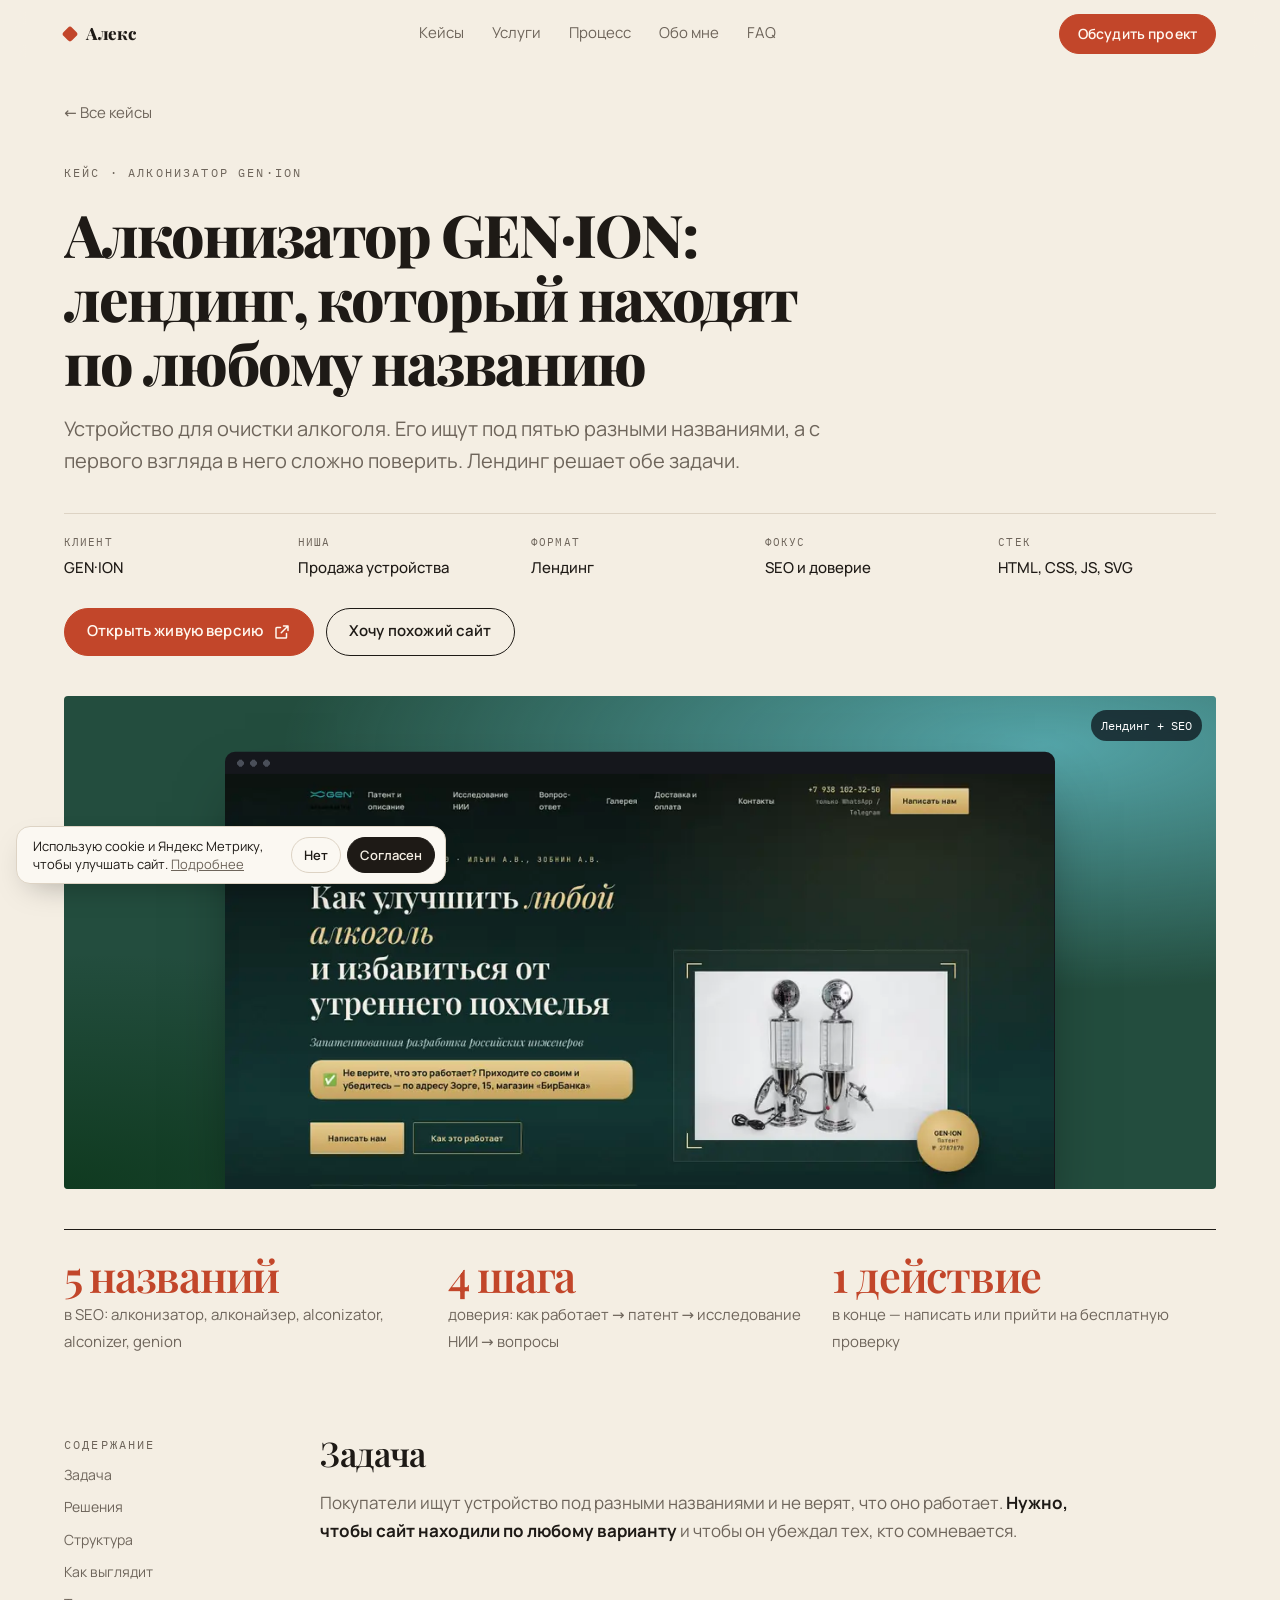
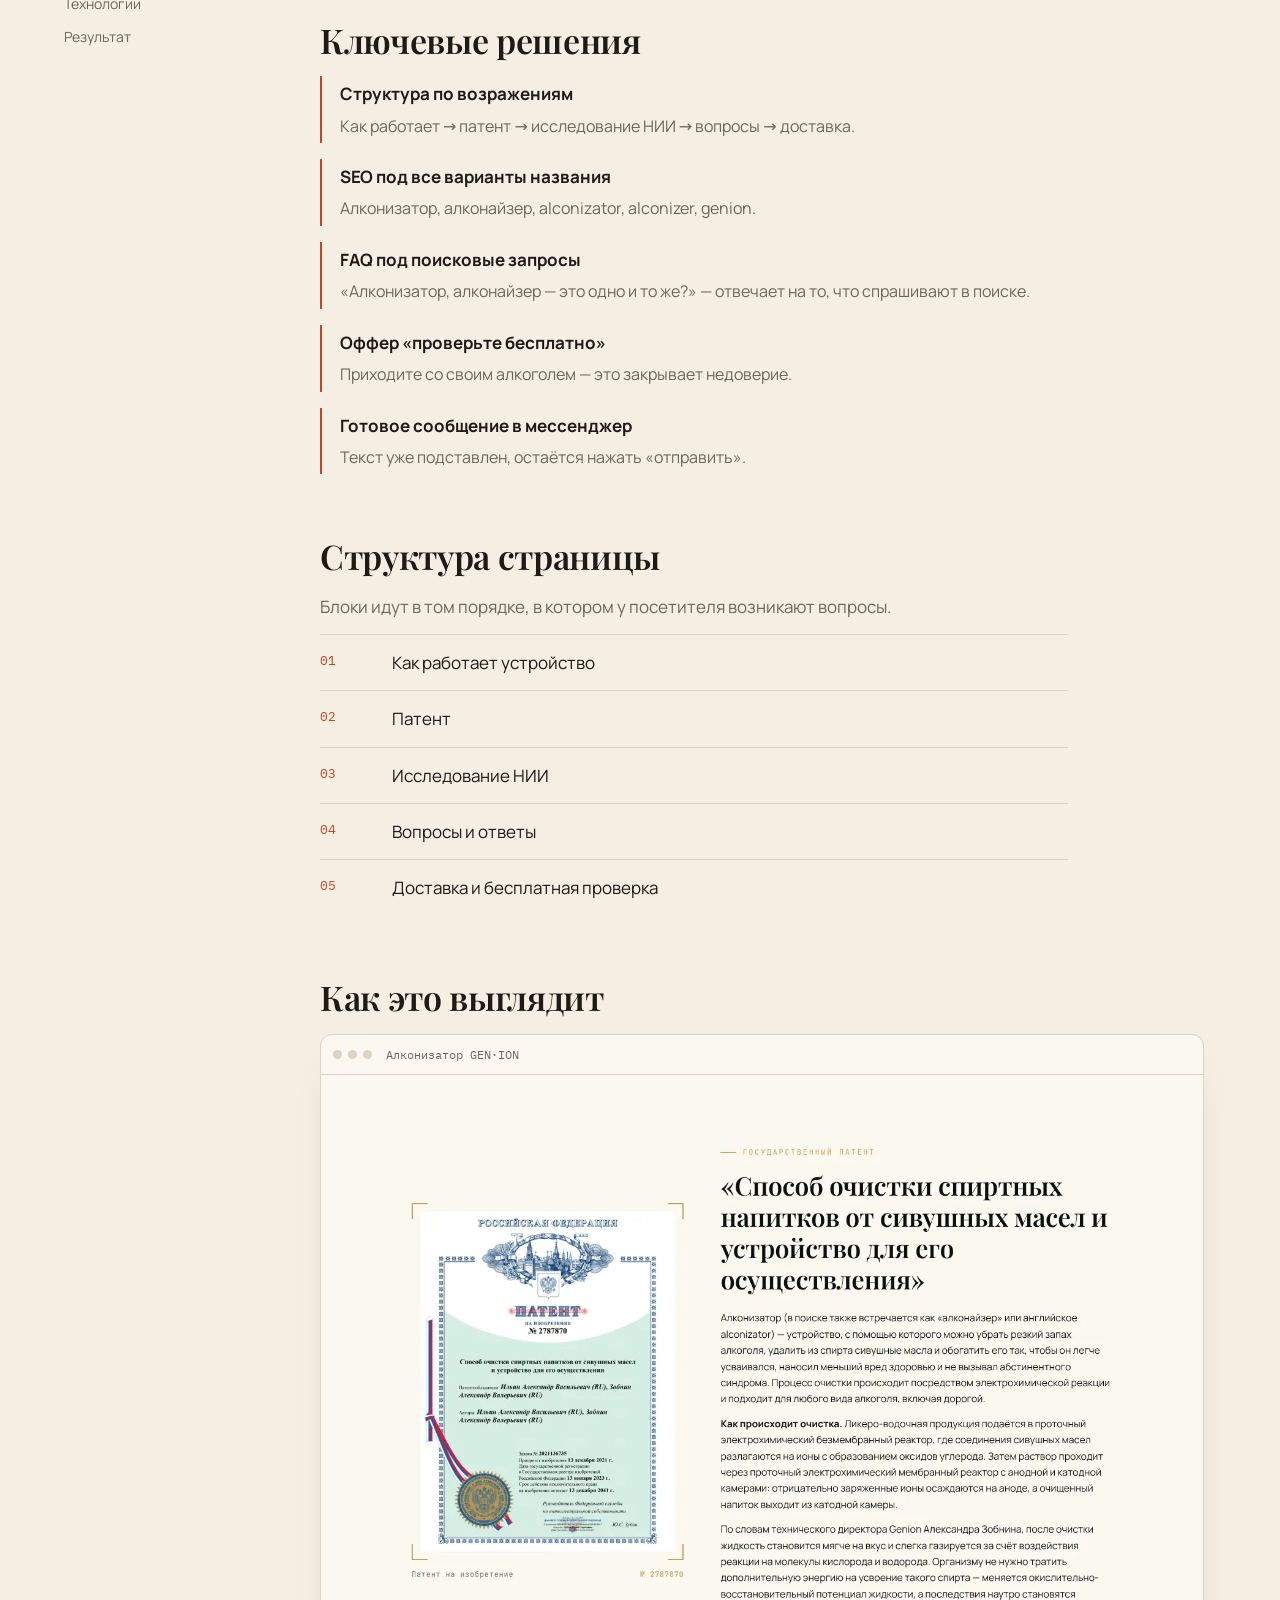
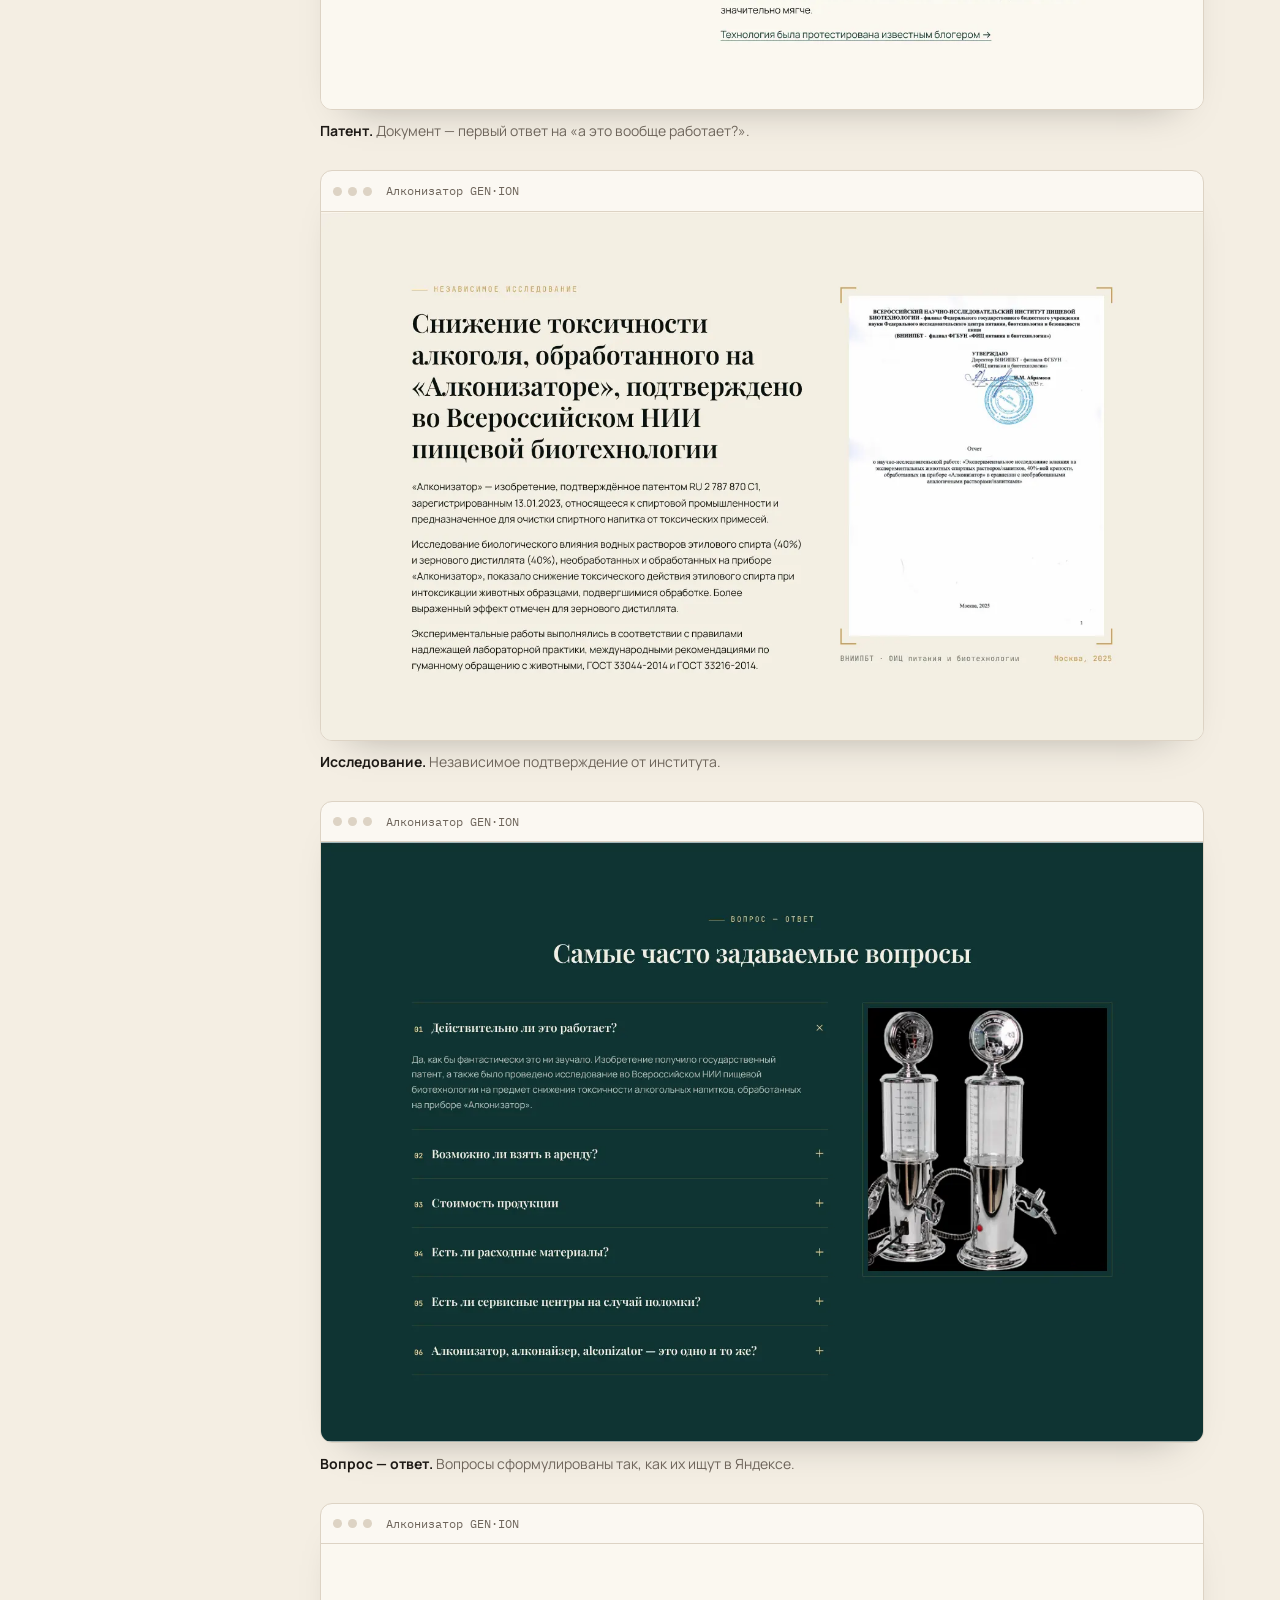
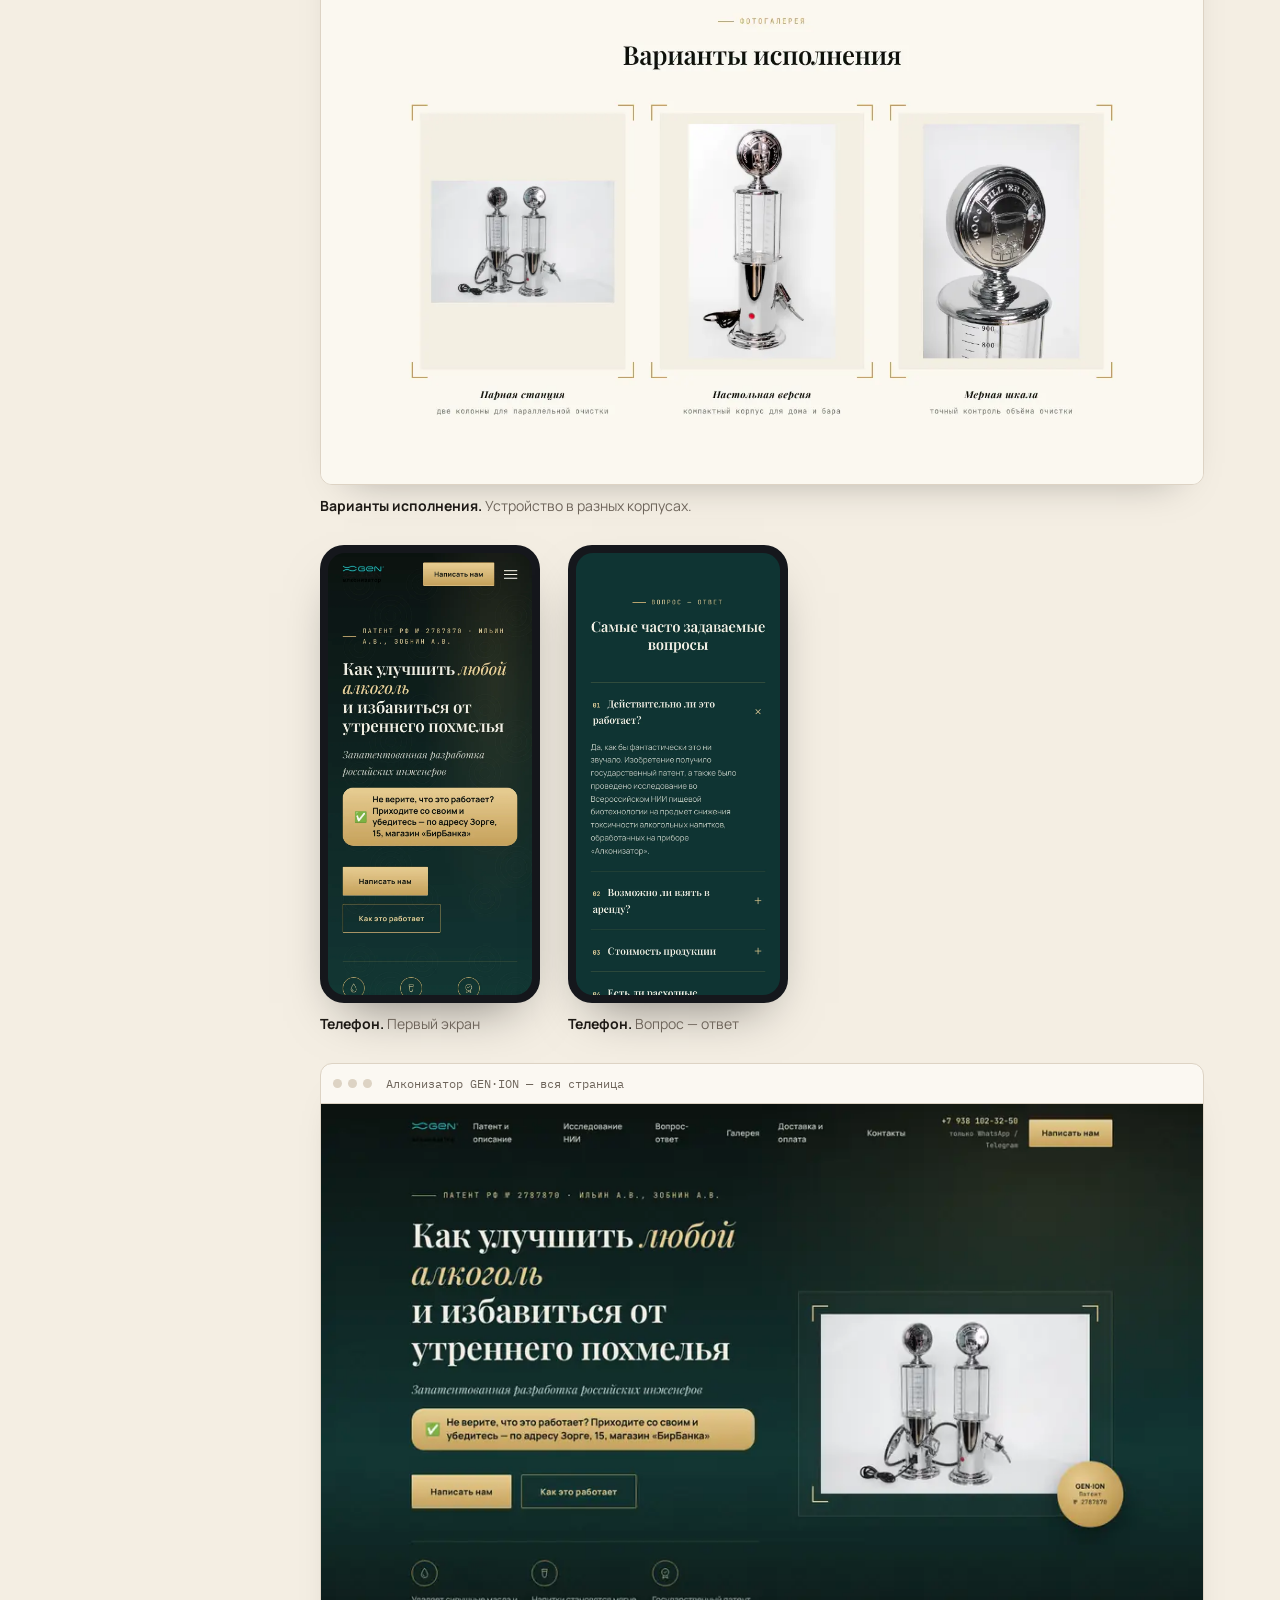
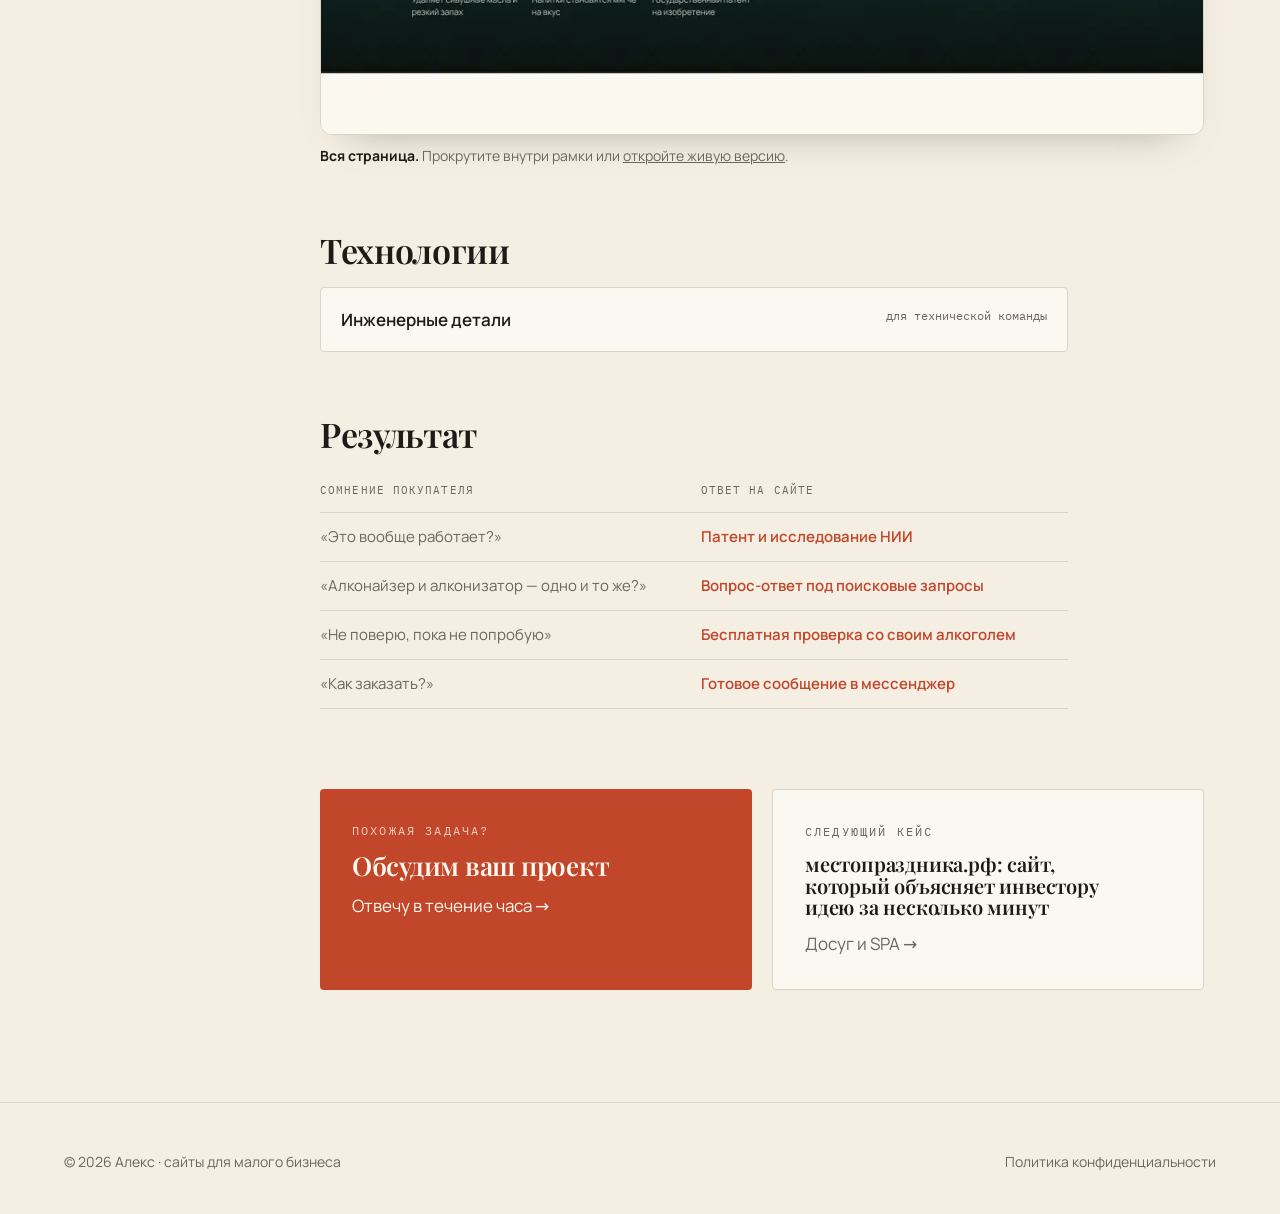
<file: cases/alkonizator.html>
<!doctype html>
<html lang="ru">
<head>
<meta charset="utf-8">
<meta name="viewport" content="width=device-width, initial-scale=1, viewport-fit=cover">
<title>Лендинг с SEO для устройства Алконизатор GEN·ION — кейс</title>
<meta name="description" content="Лендинг, который находят по всем вариантам названия: алконизатор, алконайзер, alconizer, genion. Структура по возражениям и оффер «проверьте бесплатно».">
<link rel="canonical" href="https://www.alex-landing.ru/cases/alkonizator.html">
<meta name="theme-color" content="#F4EEE3" media="(prefers-color-scheme: light)">
<meta name="theme-color" content="#16130F" media="(prefers-color-scheme: dark)">
<meta property="og:type" content="article">
<meta property="og:locale" content="ru_RU">
<meta property="og:site_name" content="Алекс — сайты для малого бизнеса">
<meta property="og:title" content="Лендинг с SEO для устройства Алконизатор GEN·ION — кейс">
<meta property="og:description" content="Лендинг, который находят по всем вариантам названия: алконизатор, алконайзер, alconizer, genion. Структура по возражениям и оффер «проверьте бесплатно».">
<meta property="og:url" content="https://www.alex-landing.ru/cases/alkonizator.html">
<meta property="og:image" content="https://www.alex-landing.ru/og/og-alkonizator.jpg">
<meta property="og:image:width" content="1200">
<meta property="og:image:height" content="630">
<meta name="twitter:card" content="summary_large_image">
<link rel="icon" href="../favicon.svg" type="image/svg+xml">
<link rel="icon" href="../favicon-32.png" sizes="32x32" type="image/png">
<link rel="apple-touch-icon" href="../apple-touch-icon.png">
<link rel="preload" href="../assets/fonts/playfair-display-cyrillic-800-normal.woff2" as="font" type="font/woff2" crossorigin>
<link rel="preload" href="../assets/fonts/manrope-cyrillic-400-normal.woff2" as="font" type="font/woff2" crossorigin>
<link rel="stylesheet" href="../assets/css/style.css">
<script type="application/ld+json">
{
 "@context": "https://schema.org",
 "@graph": [
  {
   "@type": "CreativeWork",
   "name": "Алконизатор GEN·ION",
   "description": "Лендинг, который находят по всем вариантам названия: алконизатор, алконайзер, alconizer, genion. Структура по возражениям и оффер «проверьте бесплатно».",
   "url": "https://www.alex-landing.ru/cases/alkonizator.html",
   "creator": {
    "@type": "Person",
    "name": "Алекс",
    "url": "https://www.alex-landing.ru/"
   },
   "inLanguage": "ru"
  },
  {
   "@type": "BreadcrumbList",
   "itemListElement": [
    {
     "@type": "ListItem",
     "position": 1,
     "name": "Главная",
     "item": "https://www.alex-landing.ru/"
    },
    {
     "@type": "ListItem",
     "position": 2,
     "name": "Кейсы",
     "item": "https://www.alex-landing.ru/#work"
    },
    {
     "@type": "ListItem",
     "position": 3,
     "name": "Алконизатор GEN·ION",
     "item": "https://www.alex-landing.ru/cases/alkonizator.html"
    }
   ]
  }
 ]
}
</script>
</head>
<body>
<svg width="0" height="0" style="position:absolute" aria-hidden="true">
  <symbol id="i-tg" viewBox="0 0 24 24"><path fill="currentColor" d="M21.9 4.3 18.7 19.4c-.2 1-.9 1.3-1.7.8l-4.8-3.5-2.3 2.2c-.3.3-.5.5-1 .5l.3-4.9 8.9-8c.4-.3-.1-.5-.6-.2L6.5 13.2l-4.7-1.5c-1-.3-1-1 .2-1.5l18.5-7.1c.9-.3 1.6.2 1.4 1.2Z"/></symbol>
  <symbol id="i-wa" viewBox="0 0 24 24"><path fill="currentColor" d="M12 2a10 10 0 0 0-8.6 15.1L2 22l5-1.3A10 10 0 1 0 12 2Zm0 18.2c-1.5 0-3-.4-4.3-1.2l-.3-.2-3 .8.8-2.9-.2-.3A8.2 8.2 0 1 1 12 20.2Zm4.5-6.1c-.2-.1-1.5-.7-1.7-.8-.2-.1-.4-.1-.6.1l-.8 1c-.1.2-.3.2-.5.1a6.7 6.7 0 0 1-3.3-2.9c-.3-.4.2-.4.7-1.4.1-.2 0-.3 0-.4l-.8-1.8c-.2-.5-.4-.4-.6-.4h-.5a1 1 0 0 0-.7.3 3 3 0 0 0-.9 2.2c0 1.3.9 2.5 1 2.7.1.2 1.8 2.8 4.4 3.9 1.6.7 2.3.8 3.1.6.5-.1 1.5-.6 1.7-1.2.2-.6.2-1.1.2-1.2-.1-.1-.3-.2-.5-.3Z"/></symbol>
  <symbol id="i-mail" viewBox="0 0 24 24"><path fill="none" stroke="currentColor" stroke-width="2" stroke-linejoin="round" d="M3 6h18v12H3zM3 7l9 6 9-6"/></symbol>
  <symbol id="i-ext" viewBox="0 0 24 24"><path fill="none" stroke="currentColor" stroke-width="2" stroke-linecap="round" stroke-linejoin="round" d="M14 4h6v6M20 4l-9 9M18 14v5a1 1 0 0 1-1 1H5a1 1 0 0 1-1-1V7a1 1 0 0 1 1-1h5"/></symbol>
</svg>
<header class="site-header">
  <div class="wrap header-row">
    <a class="logo" href="../" aria-label="Алекс — на главную"><i aria-hidden="true"></i>Алекс</a>
    <nav class="main-nav" aria-label="Разделы">
      <a href="../#work">Кейсы</a><a href="../#services">Услуги</a><a href="../#process">Процесс</a><a href="../#about">Обо мне</a><a href="../#faq">FAQ</a>
    </nav>
    <a class="btn btn-primary" href="../#contact">Обсудить проект</a>
  </div>
</header>
<div class="progress" id="progress" aria-hidden="true"></div>
<main>
  <article>
    <div class="wrap">
      <a class="back" href="../#work">← Все кейсы</a>
      <div class="c-hero" data-hero>
        <span class="eyebrow">Кейс · Алконизатор GEN·ION</span>
        <h1>Алконизатор GEN·ION: лендинг, который находят по любому названию</h1>
        <p class="lead">Устройство для очистки алкоголя. Его ищут под пятью разными названиями, а с первого взгляда в него сложно поверить. Лендинг решает обе задачи.</p>
        <dl class="passport"><div><dt>Клиент</dt><dd>GEN·ION</dd></div><div><dt>Ниша</dt><dd>Продажа устройства</dd></div><div><dt>Формат</dt><dd>Лендинг</dd></div><div><dt>Фокус</dt><dd>SEO и доверие</dd></div><div><dt>Стек</dt><dd>HTML, CSS, JS, SVG</dd></div></dl>
        <div class="c-actions">
          <a class="btn btn-primary" href="../work/alkonizator/index.html" target="_blank" rel="noopener" data-goal="demo_open">Открыть живую версию <svg><use href="#i-ext"/></svg></a>
          <a class="btn btn-ghost" href="../#contact">Хочу похожий сайт</a>
        </div>
      </div>
      <div class="cover c-cover" style="--h:158;--s:38%;--l:22%"><span class="badge">Лендинг + SEO</span><div class="mock" style="--dur:11s"><div class="viewport"><img src="../assets/img/alkonizator/full-d.webp" width="960" height="5592" alt="Сайт Алконизатор GEN·ION"></div></div></div>
      <div class="metrics"><div><b>5 названий</b><span>в SEO: алконизатор, алконайзер, alconizator, alconizer, genion</span></div><div><b>4 шага</b><span>доверия: как работает → патент → исследование НИИ → вопросы</span></div><div><b>1 действие</b><span>в конце — написать или прийти на бесплатную проверку</span></div></div>

      <div class="c-body">
        <nav class="toc" aria-label="Содержание кейса">
          <span class="eyebrow">Содержание</span>
          <a href="#ch-task">Задача</a><a href="#ch-decisions">Решения</a><a href="#ch-structure">Структура</a><a href="#ch-look">Как выглядит</a><a href="#ch-tech">Технологии</a><a href="#ch-result">Результат</a>
        </nav>
        <div>
          <section class="chapter" id="ch-task"><h2>Задача</h2><p>Покупатели ищут устройство под разными названиями и не верят, что оно работает. <strong>Нужно, чтобы сайт находили по любому варианту</strong> и чтобы он убеждал тех, кто сомневается.</p></section>
          <section class="chapter" id="ch-decisions"><h2>Ключевые решения</h2>
            <div class="decisions"><div><b>Структура по возражениям</b><span>Как работает → патент → исследование НИИ → вопросы → доставка.</span></div><div><b>SEO под все варианты названия</b><span>Алконизатор, алконайзер, alconizator, alconizer, genion.</span></div><div><b>FAQ под поисковые запросы</b><span>«Алконизатор, алконайзер — это одно и то же?» — отвечает на то, что спрашивают в поиске.</span></div><div><b>Оффер «проверьте бесплатно»</b><span>Приходите со своим алкоголем — это закрывает недоверие.</span></div><div><b>Готовое сообщение в мессенджер</b><span>Текст уже подставлен, остаётся нажать «отправить».</span></div></div></section>
          <section class="chapter" id="ch-structure"><h2>Структура страницы</h2>
            <p>Блоки идут в том порядке, в котором у посетителя возникают вопросы.</p>
            <div class="timeline"><div><span>01</span><p style="margin:0">Как работает устройство</p></div><div><span>02</span><p style="margin:0">Патент</p></div><div><span>03</span><p style="margin:0">Исследование НИИ</p></div><div><span>04</span><p style="margin:0">Вопросы и ответы</p></div><div><span>05</span><p style="margin:0">Доставка и бесплатная проверка</p></div></div></section>
          <section class="chapter" id="ch-look"><h2>Как это выглядит</h2>
            <div class="shots">
            <figure class="shot"><div class="browser"><div class="browser-bar"><i></i><i></i><i></i><span>Алконизатор GEN·ION</span></div><img src="../assets/img/alkonizator/patent-d.webp" width="1440" height="1035" alt="Блок с патентом и описанием технологии" loading="lazy"></div><figcaption><b>Патент.</b> Документ — первый ответ на «а это вообще работает?».</figcaption></figure>
            <figure class="shot"><div class="browser"><div class="browser-bar"><i></i><i></i><i></i><span>Алконизатор GEN·ION</span></div><img src="../assets/img/alkonizator/research-d.webp" width="1440" height="862" alt="Блок с исследованием НИИ" loading="lazy"></div><figcaption><b>Исследование.</b> Независимое подтверждение от института.</figcaption></figure>
            <figure class="shot"><div class="browser"><div class="browser-bar"><i></i><i></i><i></i><span>Алконизатор GEN·ION</span></div><img src="../assets/img/alkonizator/faq-d.webp" width="1440" height="979" alt="Блок вопрос-ответ" loading="lazy"></div><figcaption><b>Вопрос — ответ.</b> Вопросы сформулированы так, как их ищут в Яндексе.</figcaption></figure>
            <figure class="shot"><div class="browser"><div class="browser-bar"><i></i><i></i><i></i><span>Алконизатор GEN·ION</span></div><img src="../assets/img/alkonizator/gallery-d.webp" width="1440" height="881" alt="Галерея вариантов исполнения" loading="lazy"></div><figcaption><b>Варианты исполнения.</b> Устройство в разных корпусах.</figcaption></figure>
              <div class="phones"><figure class="shot"><div class="phone"><img src="../assets/img/alkonizator/hero-m.webp" width="780" height="1688" alt="Первый экран на телефоне" loading="lazy"></div><figcaption><b>Телефон.</b> Первый экран</figcaption></figure><figure class="shot"><div class="phone"><img src="../assets/img/alkonizator/faq-m.webp" width="780" height="1688" alt="Вопрос-ответ на телефоне" loading="lazy"></div><figcaption><b>Телефон.</b> Вопрос — ответ</figcaption></figure></div>
              <figure class="shot"><div class="browser"><div class="browser-bar"><i></i><i></i><i></i><span>Алконизатор GEN·ION — вся страница</span></div><div class="scroll-frame" tabindex="0" aria-label="Вся страница, прокрутите"><img src="../assets/img/alkonizator/full-d.webp" width="960" height="5592" alt="Вся страница сайта целиком"></div></div><figcaption><b>Вся страница.</b> Прокрутите внутри рамки или <a href="../work/alkonizator/index.html" target="_blank" rel="noopener" data-goal="demo_open">откройте живую версию</a>.</figcaption></figure>
            </div></section>
          <section class="chapter" id="ch-tech"><h2>Технологии</h2>
            <details class="tech"><summary>Инженерные детали <span>для технической команды</span></summary>
              <div class="in"><ul><li>Все варианты названия — в заголовках, тексте и мета-тегах</li><li>SVG-иконки и узор-гильош вместо тяжёлых картинок</li><li>Демо-копия закрыта от поисковиков</li></ul>
              <div class="stack"><span class="chip">HTML</span><span class="chip">CSS</span><span class="chip">JavaScript</span><span class="chip">SVG</span><span class="chip">SEO-разметка</span></div></div></details></section>
          <section class="chapter" id="ch-result"><h2>Результат</h2>
            <div class="ba"><table><thead><tr><th>Сомнение покупателя</th><th>Ответ на сайте</th></tr></thead>
            <tbody><tr><td>«Это вообще работает?»</td><td>Патент и исследование НИИ</td></tr><tr><td>«Алконайзер и алконизатор — одно и то же?»</td><td>Вопрос-ответ под поисковые запросы</td></tr><tr><td>«Не поверю, пока не попробую»</td><td>Бесплатная проверка со своим алкоголем</td></tr><tr><td>«Как заказать?»</td><td>Готовое сообщение в мессенджер</td></tr></tbody></table></div></section>
          <section class="chapter">
            <div class="c-cta">
              <a class="ask" href="../#contact"><span class="eyebrow">Похожая задача?</span><h3>Обсудим ваш проект</h3><span>Отвечу в течение часа →</span></a>
              <a class="nxt" href="mesto-prazdnika.html"><span class="eyebrow">Следующий кейс</span><h3>местопраздника.рф: сайт, который объясняет инвестору идею за несколько минут</h3><span class="more">Досуг и SPA →</span></a>
            </div>
          </section>
        </div>
      </div>
    </div>
  </article>
</main>

<footer class="site-footer">
  <div class="wrap footer-row">
    <span>© <span data-year>2026</span> Алекс · сайты для малого бизнеса</span>
    <a href="../privacy.html">Политика конфиденциальности</a>
  </div>
</footer>

<div class="float-bar" aria-label="Быстрая связь">
  <a class="btn btn-tg" href="https://t.me/Alexiko_404" target="_blank" rel="noopener" data-goal="tg_click"><svg><use href="#i-tg"/></svg>Telegram</a>
  <a class="btn btn-wa" href="https://wa.me/79169001129?text=%D0%97%D0%B4%D1%80%D0%B0%D0%B2%D1%81%D1%82%D0%B2%D1%83%D0%B9%D1%82%D0%B5%2C%20%D0%90%D0%BB%D0%B5%D0%BA%D1%81%21%20%D0%A5%D0%BE%D1%87%D1%83%20%D1%81%D0%B0%D0%B9%D1%82%20%D0%B4%D0%BB%D1%8F%20%D1%81%D0%B2%D0%BE%D0%B5%D0%B3%D0%BE%20%D0%B1%D0%B8%D0%B7%D0%BD%D0%B5%D1%81%D0%B0%3A%20" target="_blank" rel="noopener" data-goal="wa_click"><svg><use href="#i-wa"/></svg>WhatsApp</a>
</div>

<div class="cookie" role="region" aria-label="Согласие на cookie">
  <span>Использую cookie и Яндекс Метрику, чтобы улучшать сайт. <a href="../privacy.html">Подробнее</a></span>
  <span class="cookie-btns"><button type="button" data-consent="no">Нет</button><button type="button" data-consent="yes">Согласен</button></span>
</div>

<script src="../assets/js/main.js" defer></script>
<script src="../assets/js/motion.js" defer></script>
</body>
</html>
</file>
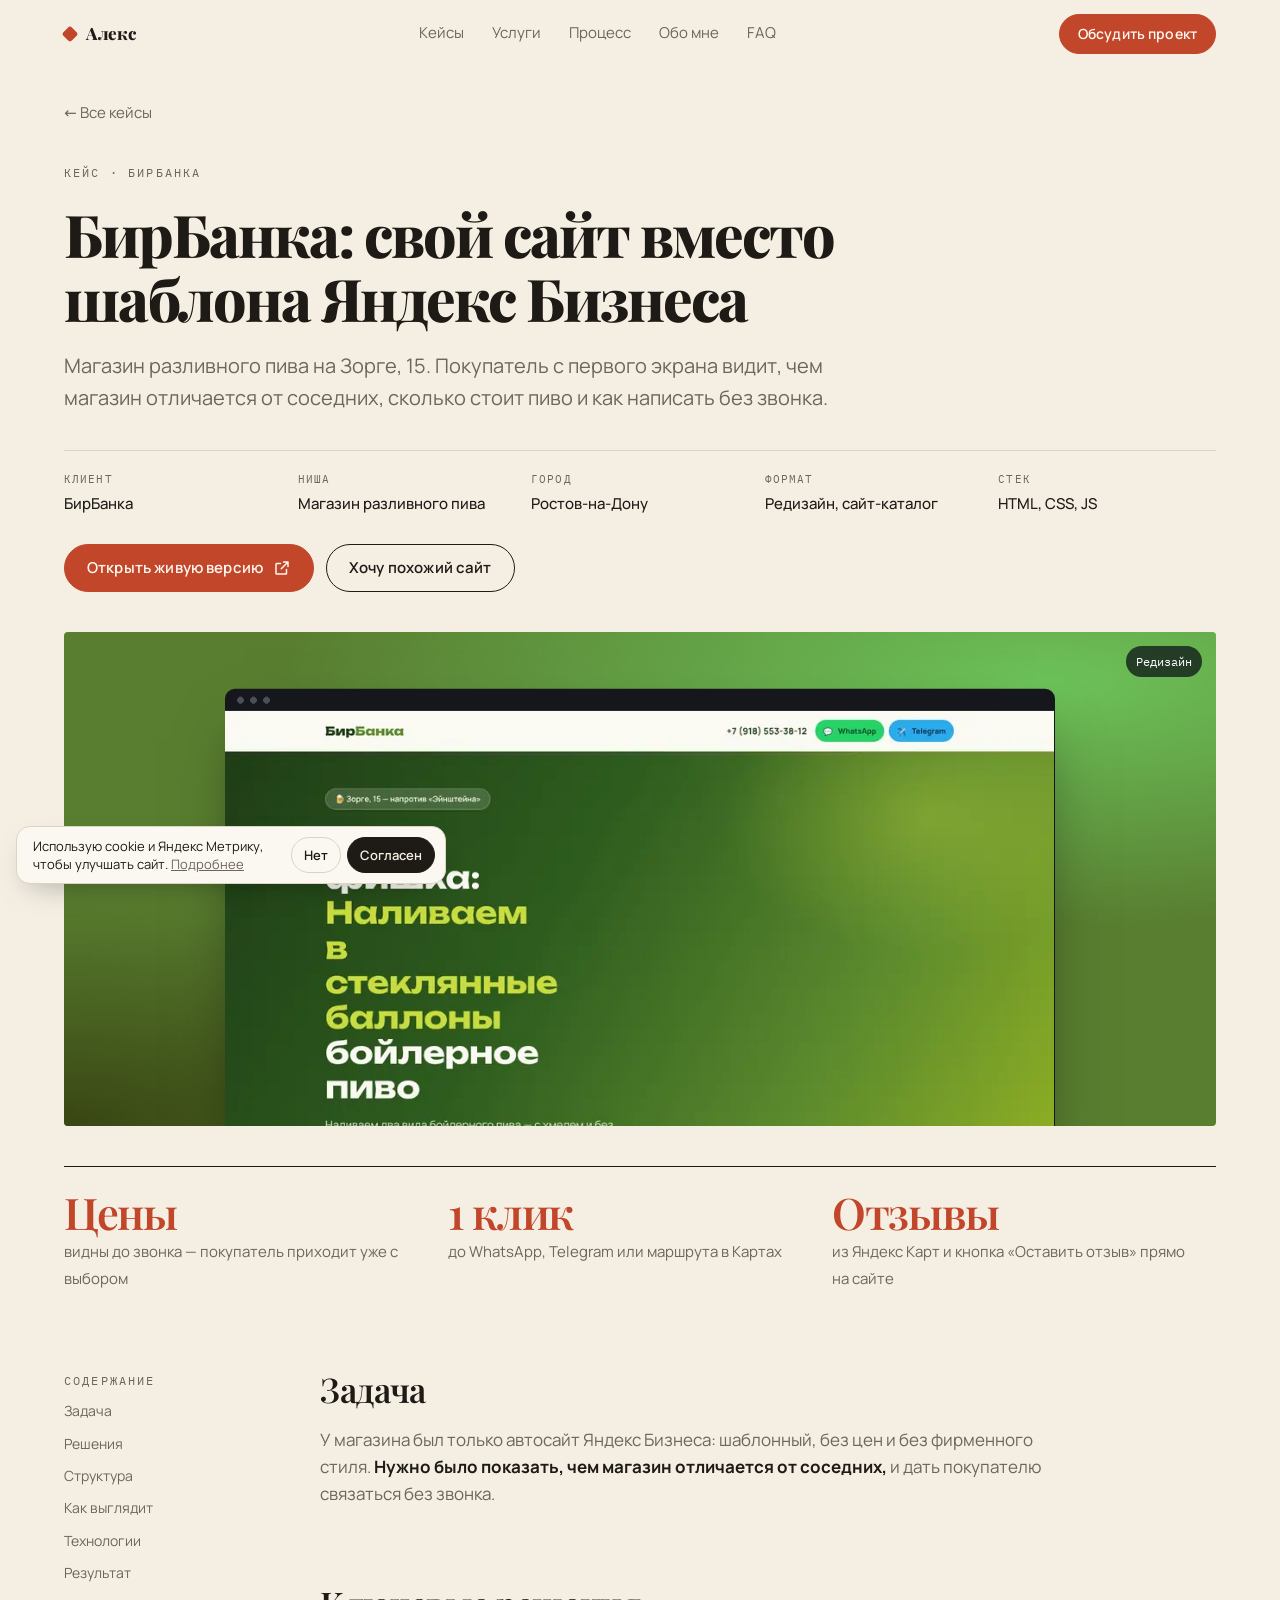
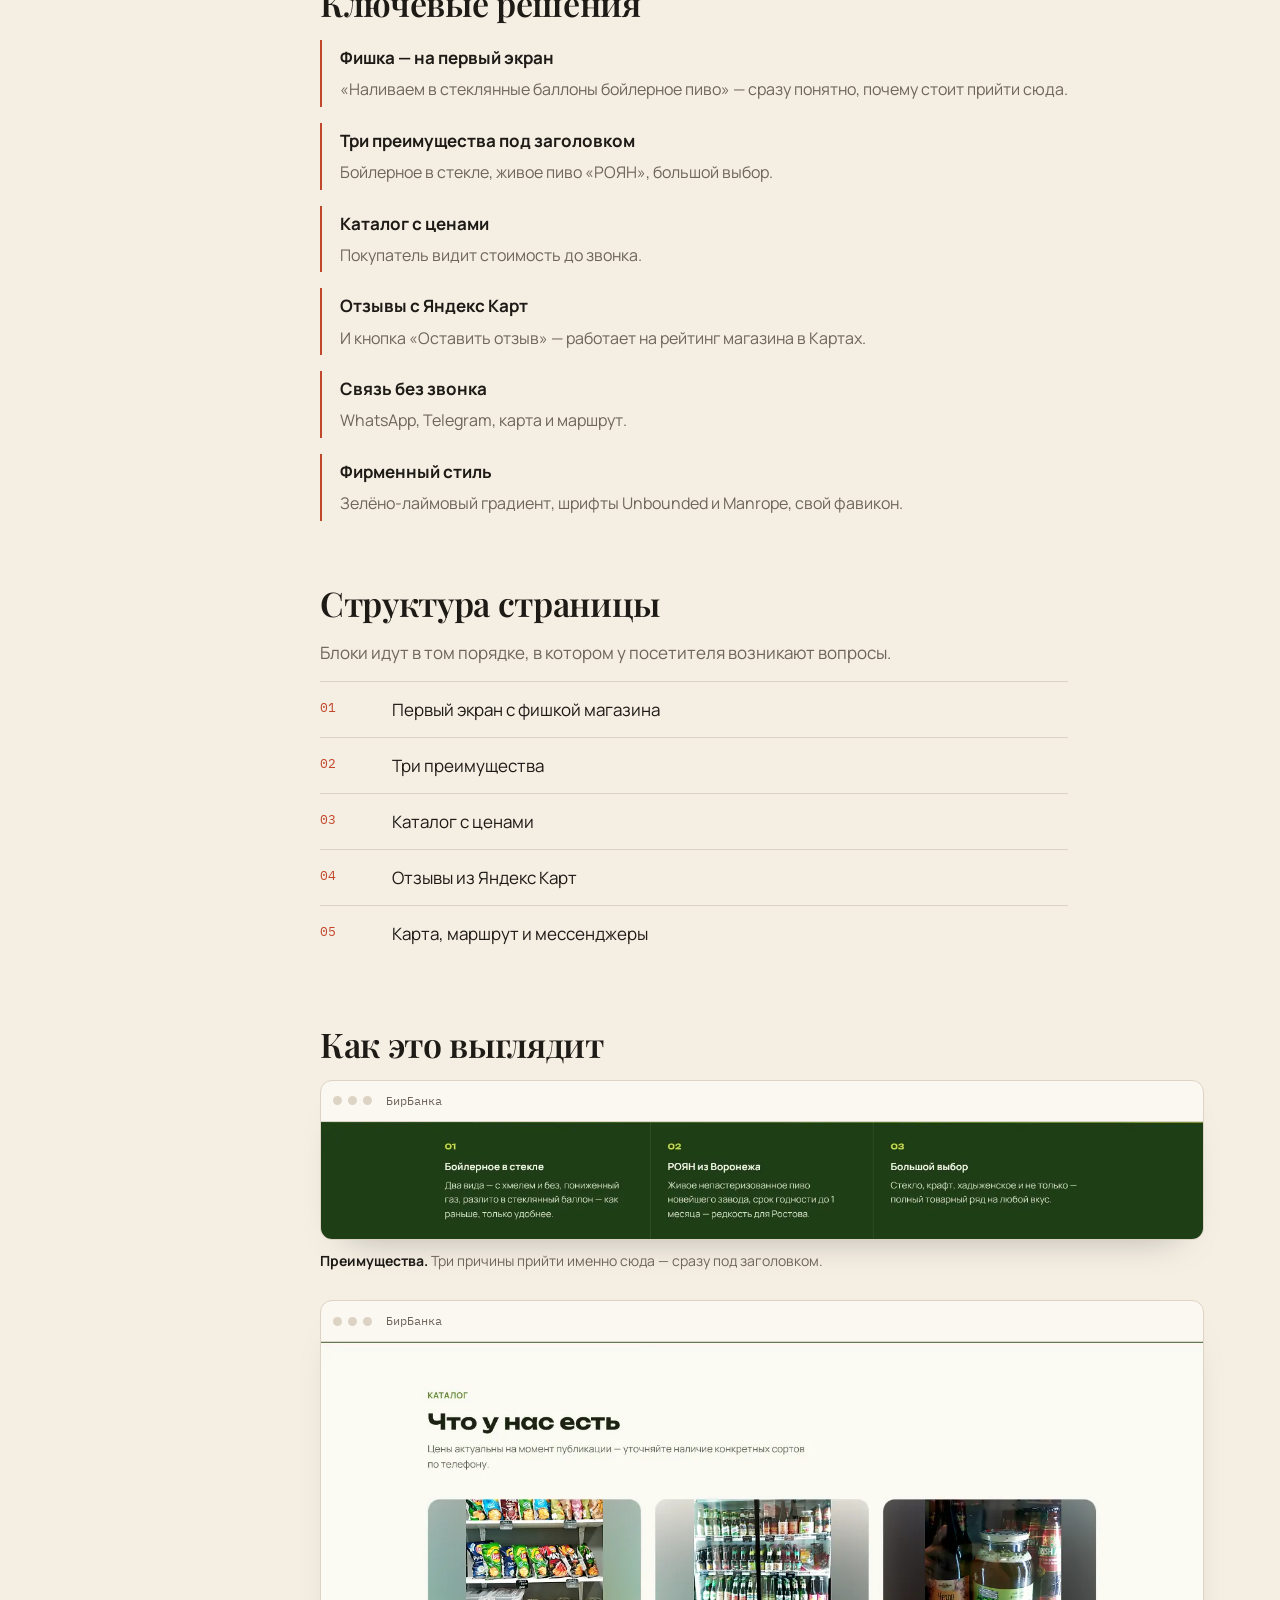
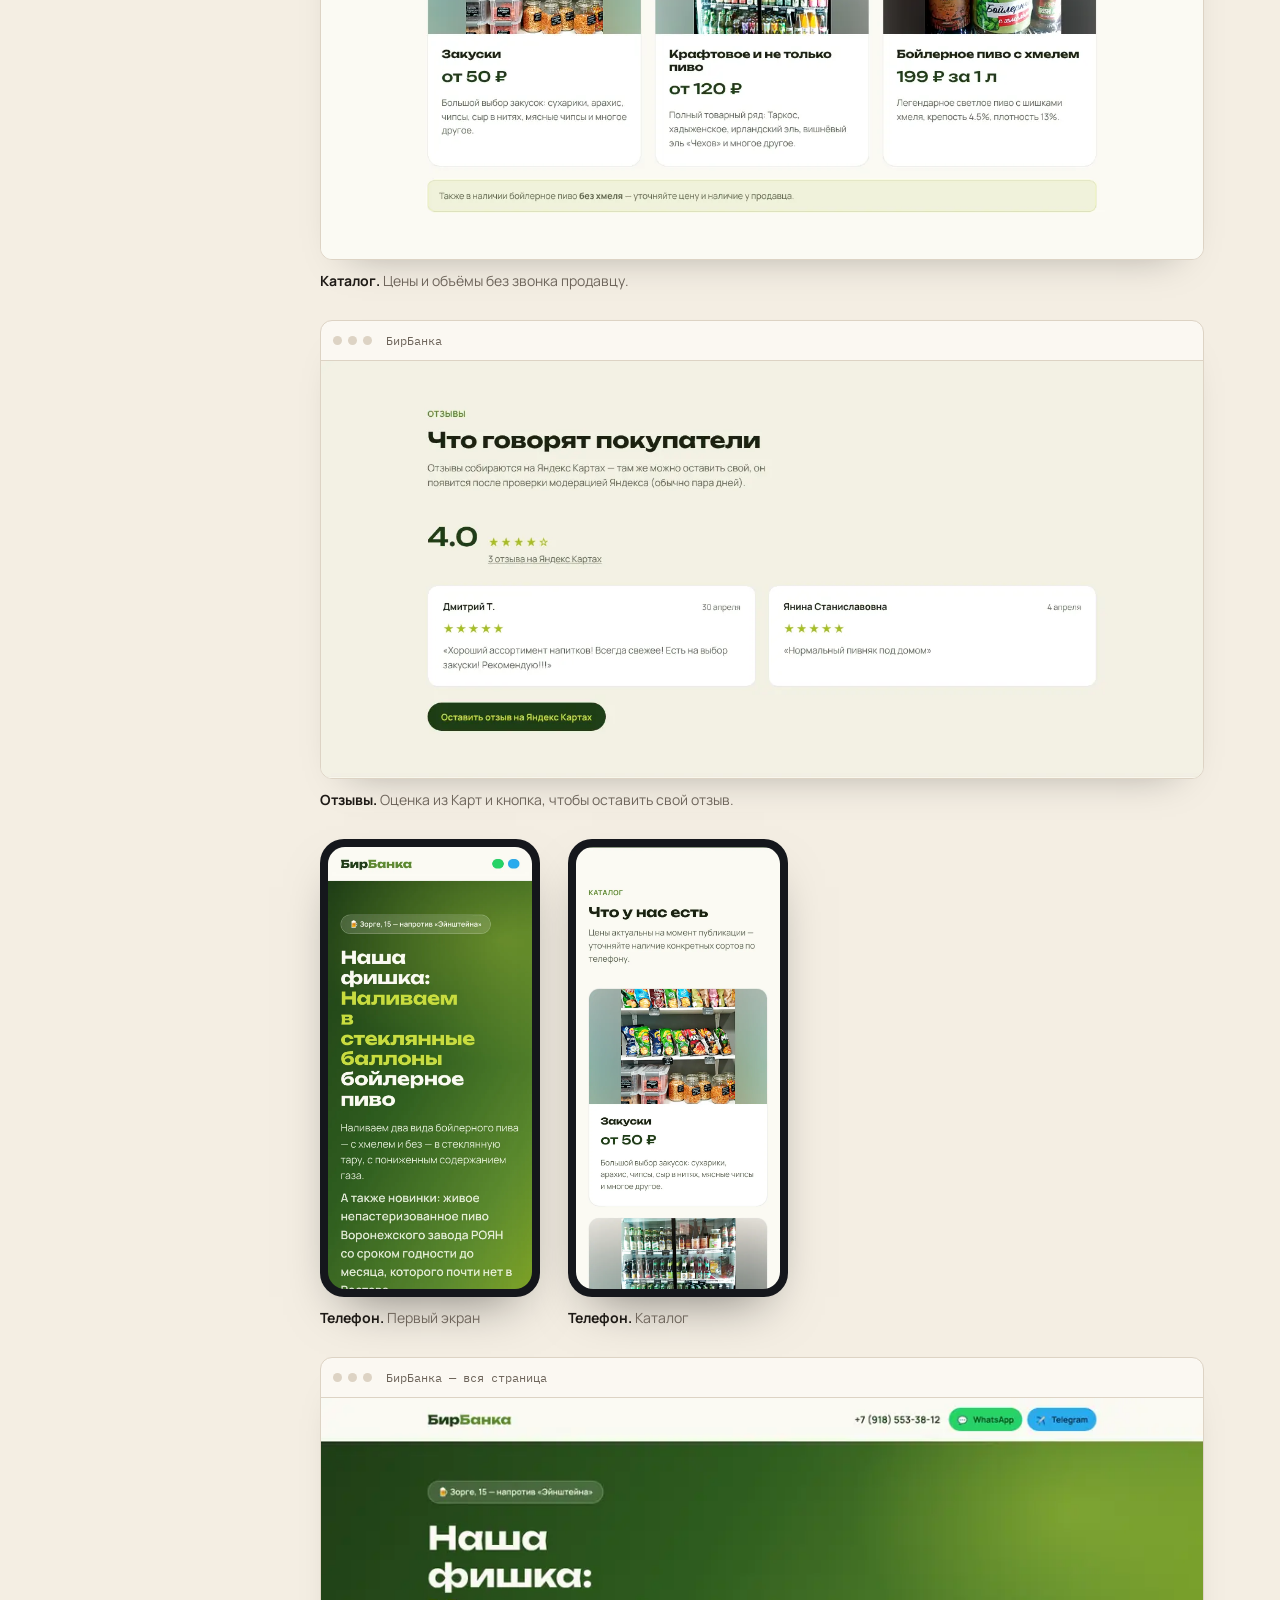
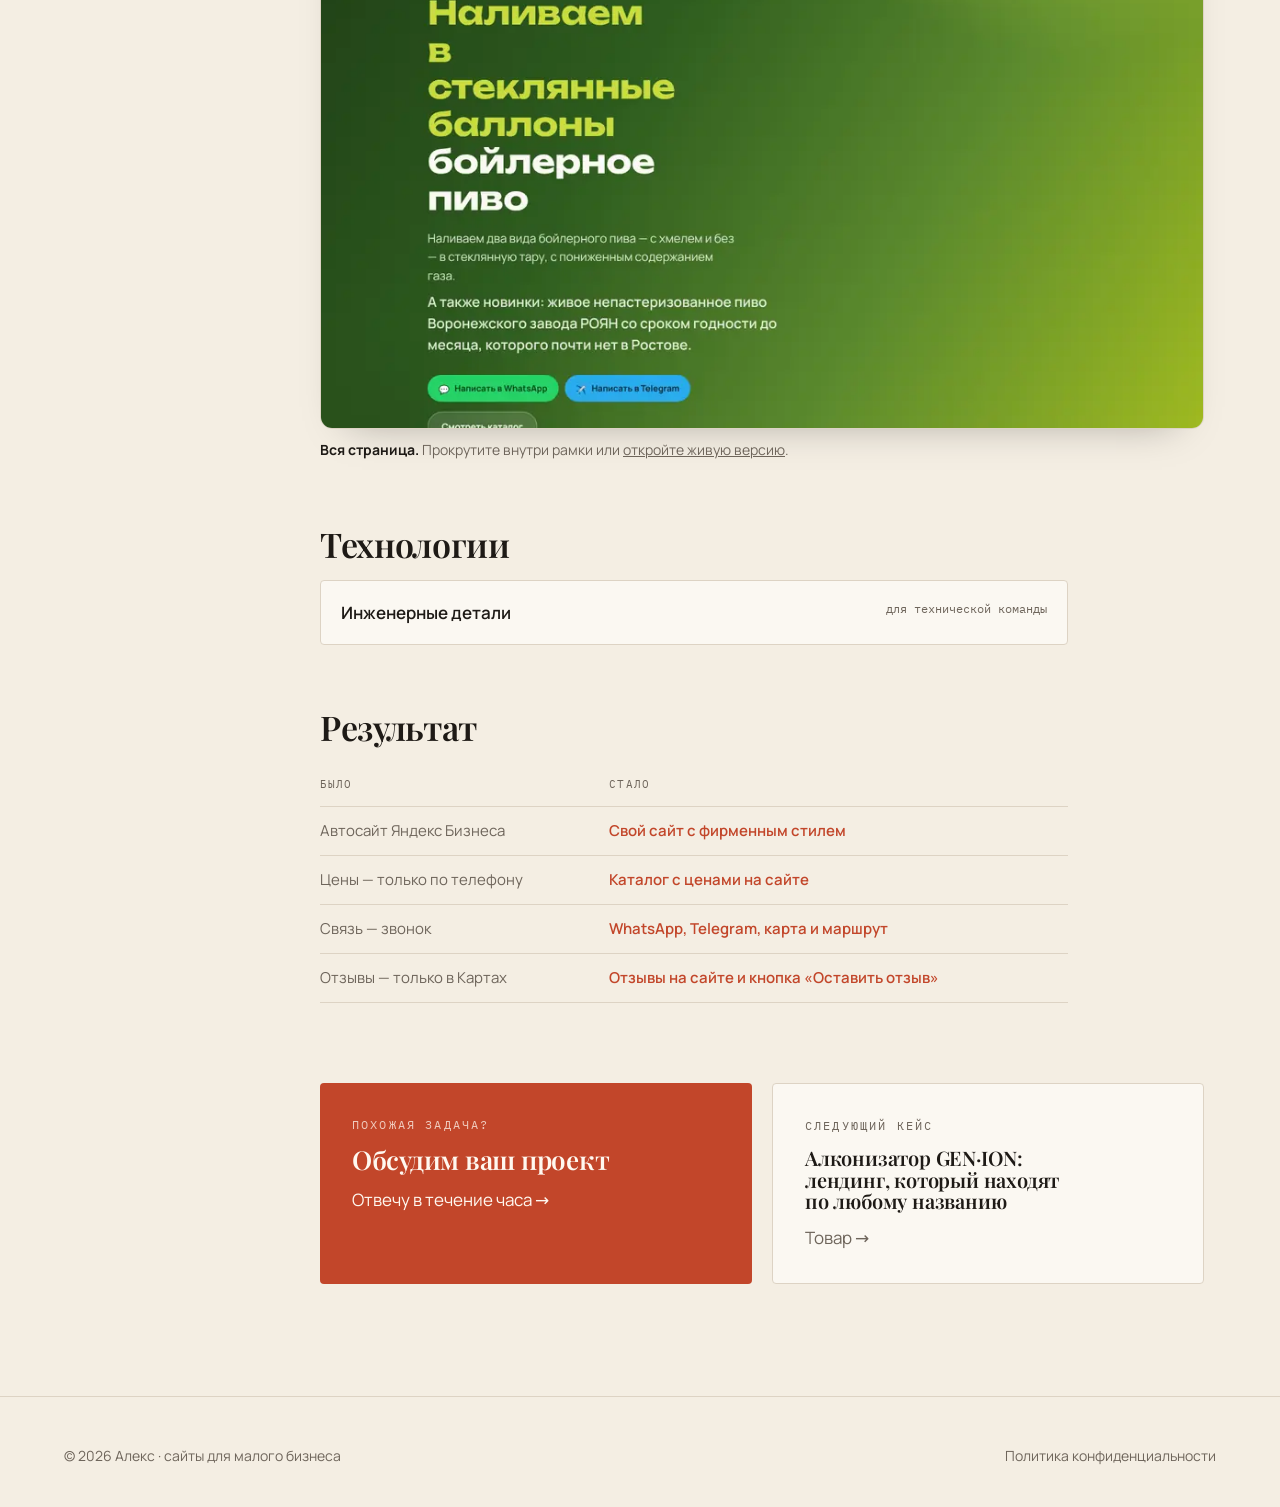
<file: cases/birbanka.html>
<!doctype html>
<html lang="ru">
<head>
<meta charset="utf-8">
<meta name="viewport" content="width=device-width, initial-scale=1, viewport-fit=cover">
<title>Редизайн сайта магазина пива в Ростове-на-Дону — кейс БирБанка</title>
<meta name="description" content="Был автосайт Яндекс Бизнеса — стал фирменный сайт магазина: каталог с ценами, отзывы с Яндекс Карт, WhatsApp и Telegram.">
<link rel="canonical" href="https://www.alex-landing.ru/cases/birbanka.html">
<meta name="theme-color" content="#F4EEE3" media="(prefers-color-scheme: light)">
<meta name="theme-color" content="#16130F" media="(prefers-color-scheme: dark)">
<meta property="og:type" content="article">
<meta property="og:locale" content="ru_RU">
<meta property="og:site_name" content="Алекс — сайты для малого бизнеса">
<meta property="og:title" content="Редизайн сайта магазина пива в Ростове-на-Дону — кейс БирБанка">
<meta property="og:description" content="Был автосайт Яндекс Бизнеса — стал фирменный сайт магазина: каталог с ценами, отзывы с Яндекс Карт, WhatsApp и Telegram.">
<meta property="og:url" content="https://www.alex-landing.ru/cases/birbanka.html">
<meta property="og:image" content="https://www.alex-landing.ru/og/og-birbanka.jpg">
<meta property="og:image:width" content="1200">
<meta property="og:image:height" content="630">
<meta name="twitter:card" content="summary_large_image">
<link rel="icon" href="../favicon.svg" type="image/svg+xml">
<link rel="icon" href="../favicon-32.png" sizes="32x32" type="image/png">
<link rel="apple-touch-icon" href="../apple-touch-icon.png">
<link rel="preload" href="../assets/fonts/playfair-display-cyrillic-800-normal.woff2" as="font" type="font/woff2" crossorigin>
<link rel="preload" href="../assets/fonts/manrope-cyrillic-400-normal.woff2" as="font" type="font/woff2" crossorigin>
<link rel="stylesheet" href="../assets/css/style.css">
<script type="application/ld+json">
{
 "@context": "https://schema.org",
 "@graph": [
  {
   "@type": "CreativeWork",
   "name": "БирБанка",
   "description": "Был автосайт Яндекс Бизнеса — стал фирменный сайт магазина: каталог с ценами, отзывы с Яндекс Карт, WhatsApp и Telegram.",
   "url": "https://www.alex-landing.ru/cases/birbanka.html",
   "creator": {
    "@type": "Person",
    "name": "Алекс",
    "url": "https://www.alex-landing.ru/"
   },
   "inLanguage": "ru"
  },
  {
   "@type": "BreadcrumbList",
   "itemListElement": [
    {
     "@type": "ListItem",
     "position": 1,
     "name": "Главная",
     "item": "https://www.alex-landing.ru/"
    },
    {
     "@type": "ListItem",
     "position": 2,
     "name": "Кейсы",
     "item": "https://www.alex-landing.ru/#work"
    },
    {
     "@type": "ListItem",
     "position": 3,
     "name": "БирБанка",
     "item": "https://www.alex-landing.ru/cases/birbanka.html"
    }
   ]
  }
 ]
}
</script>
</head>
<body>
<svg width="0" height="0" style="position:absolute" aria-hidden="true">
  <symbol id="i-tg" viewBox="0 0 24 24"><path fill="currentColor" d="M21.9 4.3 18.7 19.4c-.2 1-.9 1.3-1.7.8l-4.8-3.5-2.3 2.2c-.3.3-.5.5-1 .5l.3-4.9 8.9-8c.4-.3-.1-.5-.6-.2L6.5 13.2l-4.7-1.5c-1-.3-1-1 .2-1.5l18.5-7.1c.9-.3 1.6.2 1.4 1.2Z"/></symbol>
  <symbol id="i-wa" viewBox="0 0 24 24"><path fill="currentColor" d="M12 2a10 10 0 0 0-8.6 15.1L2 22l5-1.3A10 10 0 1 0 12 2Zm0 18.2c-1.5 0-3-.4-4.3-1.2l-.3-.2-3 .8.8-2.9-.2-.3A8.2 8.2 0 1 1 12 20.2Zm4.5-6.1c-.2-.1-1.5-.7-1.7-.8-.2-.1-.4-.1-.6.1l-.8 1c-.1.2-.3.2-.5.1a6.7 6.7 0 0 1-3.3-2.9c-.3-.4.2-.4.7-1.4.1-.2 0-.3 0-.4l-.8-1.8c-.2-.5-.4-.4-.6-.4h-.5a1 1 0 0 0-.7.3 3 3 0 0 0-.9 2.2c0 1.3.9 2.5 1 2.7.1.2 1.8 2.8 4.4 3.9 1.6.7 2.3.8 3.1.6.5-.1 1.5-.6 1.7-1.2.2-.6.2-1.1.2-1.2-.1-.1-.3-.2-.5-.3Z"/></symbol>
  <symbol id="i-mail" viewBox="0 0 24 24"><path fill="none" stroke="currentColor" stroke-width="2" stroke-linejoin="round" d="M3 6h18v12H3zM3 7l9 6 9-6"/></symbol>
  <symbol id="i-ext" viewBox="0 0 24 24"><path fill="none" stroke="currentColor" stroke-width="2" stroke-linecap="round" stroke-linejoin="round" d="M14 4h6v6M20 4l-9 9M18 14v5a1 1 0 0 1-1 1H5a1 1 0 0 1-1-1V7a1 1 0 0 1 1-1h5"/></symbol>
</svg>
<header class="site-header">
  <div class="wrap header-row">
    <a class="logo" href="../" aria-label="Алекс — на главную"><i aria-hidden="true"></i>Алекс</a>
    <nav class="main-nav" aria-label="Разделы">
      <a href="../#work">Кейсы</a><a href="../#services">Услуги</a><a href="../#process">Процесс</a><a href="../#about">Обо мне</a><a href="../#faq">FAQ</a>
    </nav>
    <a class="btn btn-primary" href="../#contact">Обсудить проект</a>
  </div>
</header>
<div class="progress" id="progress" aria-hidden="true"></div>
<main>
  <article>
    <div class="wrap">
      <a class="back" href="../#work">← Все кейсы</a>
      <div class="c-hero" data-hero>
        <span class="eyebrow">Кейс · БирБанка</span>
        <h1>БирБанка: свой сайт вместо шаблона Яндекс Бизнеса</h1>
        <p class="lead">Магазин разливного пива на Зорге, 15. Покупатель с первого экрана видит, чем магазин отличается от соседних, сколько стоит пиво и как написать без звонка.</p>
        <dl class="passport"><div><dt>Клиент</dt><dd>БирБанка</dd></div><div><dt>Ниша</dt><dd>Магазин разливного пива</dd></div><div><dt>Город</dt><dd>Ростов-на-Дону</dd></div><div><dt>Формат</dt><dd>Редизайн, сайт-каталог</dd></div><div><dt>Стек</dt><dd>HTML, CSS, JS</dd></div></dl>
        <div class="c-actions">
          <a class="btn btn-primary" href="../work/birbanka/index.html" target="_blank" rel="noopener" data-goal="demo_open">Открыть живую версию <svg><use href="#i-ext"/></svg></a>
          <a class="btn btn-ghost" href="../#contact">Хочу похожий сайт</a>
        </div>
      </div>
      <div class="cover c-cover" style="--h:88;--s:45%;--l:34%"><span class="badge">Редизайн</span><div class="mock" style="--dur:5s"><div class="viewport"><img src="../assets/img/birbanka/full-d.webp" width="960" height="2397" alt="Сайт БирБанка"></div></div></div>
      <div class="metrics"><div><b>Цены</b><span>видны до звонка — покупатель приходит уже с выбором</span></div><div><b>1 клик</b><span>до WhatsApp, Telegram или маршрута в Картах</span></div><div><b>Отзывы</b><span>из Яндекс Карт и кнопка «Оставить отзыв» прямо на сайте</span></div></div>

      <div class="c-body">
        <nav class="toc" aria-label="Содержание кейса">
          <span class="eyebrow">Содержание</span>
          <a href="#ch-task">Задача</a><a href="#ch-decisions">Решения</a><a href="#ch-structure">Структура</a><a href="#ch-look">Как выглядит</a><a href="#ch-tech">Технологии</a><a href="#ch-result">Результат</a>
        </nav>
        <div>
          <section class="chapter" id="ch-task"><h2>Задача</h2><p>У магазина был только автосайт Яндекс Бизнеса: шаблонный, без цен и без фирменного стиля. <strong>Нужно было показать, чем магазин отличается от соседних,</strong> и дать покупателю связаться без звонка.</p></section>
          <section class="chapter" id="ch-decisions"><h2>Ключевые решения</h2>
            <div class="decisions"><div><b>Фишка — на первый экран</b><span>«Наливаем в стеклянные баллоны бойлерное пиво» — сразу понятно, почему стоит прийти сюда.</span></div><div><b>Три преимущества под заголовком</b><span>Бойлерное в стекле, живое пиво «РОЯН», большой выбор.</span></div><div><b>Каталог с ценами</b><span>Покупатель видит стоимость до звонка.</span></div><div><b>Отзывы с Яндекс Карт</b><span>И кнопка «Оставить отзыв» — работает на рейтинг магазина в Картах.</span></div><div><b>Связь без звонка</b><span>WhatsApp, Telegram, карта и маршрут.</span></div><div><b>Фирменный стиль</b><span>Зелёно-лаймовый градиент, шрифты Unbounded и Manrope, свой фавикон.</span></div></div></section>
          <section class="chapter" id="ch-structure"><h2>Структура страницы</h2>
            <p>Блоки идут в том порядке, в котором у посетителя возникают вопросы.</p>
            <div class="timeline"><div><span>01</span><p style="margin:0">Первый экран с фишкой магазина</p></div><div><span>02</span><p style="margin:0">Три преимущества</p></div><div><span>03</span><p style="margin:0">Каталог с ценами</p></div><div><span>04</span><p style="margin:0">Отзывы из Яндекс Карт</p></div><div><span>05</span><p style="margin:0">Карта, маршрут и мессенджеры</p></div></div></section>
          <section class="chapter" id="ch-look"><h2>Как это выглядит</h2>
            <div class="shots">
            <figure class="shot"><div class="browser"><div class="browser-bar"><i></i><i></i><i></i><span>БирБанка</span></div><img src="../assets/img/birbanka/usp-d.webp" width="1440" height="192" alt="Блок с тремя преимуществами магазина" loading="lazy"></div><figcaption><b>Преимущества.</b> Три причины прийти именно сюда — сразу под заголовком.</figcaption></figure>
            <figure class="shot"><div class="browser"><div class="browser-bar"><i></i><i></i><i></i><span>БирБанка</span></div><img src="../assets/img/birbanka/catalog-d.webp" width="1440" height="844" alt="Каталог с ценами" loading="lazy"></div><figcaption><b>Каталог.</b> Цены и объёмы без звонка продавцу.</figcaption></figure>
            <figure class="shot"><div class="browser"><div class="browser-bar"><i></i><i></i><i></i><span>БирБанка</span></div><img src="../assets/img/birbanka/reviews-d.webp" width="1440" height="680" alt="Отзывы с Яндекс Карт" loading="lazy"></div><figcaption><b>Отзывы.</b> Оценка из Карт и кнопка, чтобы оставить свой отзыв.</figcaption></figure>
              <div class="phones"><figure class="shot"><div class="phone"><img src="../assets/img/birbanka/hero-m.webp" width="780" height="1688" alt="Первый экран на телефоне" loading="lazy"></div><figcaption><b>Телефон.</b> Первый экран</figcaption></figure><figure class="shot"><div class="phone"><img src="../assets/img/birbanka/catalog-m.webp" width="780" height="1688" alt="Каталог на телефоне" loading="lazy"></div><figcaption><b>Телефон.</b> Каталог</figcaption></figure></div>
              <figure class="shot"><div class="browser"><div class="browser-bar"><i></i><i></i><i></i><span>БирБанка — вся страница</span></div><div class="scroll-frame" tabindex="0" aria-label="Вся страница, прокрутите"><img src="../assets/img/birbanka/full-d.webp" width="960" height="2397" alt="Вся страница сайта целиком"></div></div><figcaption><b>Вся страница.</b> Прокрутите внутри рамки или <a href="../work/birbanka/index.html" target="_blank" rel="noopener" data-goal="demo_open">откройте живую версию</a>.</figcaption></figure>
            </div></section>
          <section class="chapter" id="ch-tech"><h2>Технологии</h2>
            <details class="tech"><summary>Инженерные детали <span>для технической команды</span></summary>
              <div class="in"><ul><li>Сайт — один HTML-файл без конструкторов и подписки</li><li>Шрифты Unbounded и Manrope, свой фавикон</li><li>Демо-копия закрыта от поисковиков, чтобы не конкурировать с сайтом клиента</li></ul>
              <div class="stack"><span class="chip">HTML</span><span class="chip">CSS</span><span class="chip">JavaScript</span><span class="chip">Один файл</span></div></div></details></section>
          <section class="chapter" id="ch-result"><h2>Результат</h2>
            <div class="ba"><table><thead><tr><th>Было</th><th>Стало</th></tr></thead>
            <tbody><tr><td>Автосайт Яндекс Бизнеса</td><td>Свой сайт с фирменным стилем</td></tr><tr><td>Цены — только по телефону</td><td>Каталог с ценами на сайте</td></tr><tr><td>Связь — звонок</td><td>WhatsApp, Telegram, карта и маршрут</td></tr><tr><td>Отзывы — только в Картах</td><td>Отзывы на сайте и кнопка «Оставить отзыв»</td></tr></tbody></table></div></section>
          <section class="chapter">
            <div class="c-cta">
              <a class="ask" href="../#contact"><span class="eyebrow">Похожая задача?</span><h3>Обсудим ваш проект</h3><span>Отвечу в течение часа →</span></a>
              <a class="nxt" href="alkonizator.html"><span class="eyebrow">Следующий кейс</span><h3>Алконизатор GEN·ION: лендинг, который находят по любому названию</h3><span class="more">Товар →</span></a>
            </div>
          </section>
        </div>
      </div>
    </div>
  </article>
</main>

<footer class="site-footer">
  <div class="wrap footer-row">
    <span>© <span data-year>2026</span> Алекс · сайты для малого бизнеса</span>
    <a href="../privacy.html">Политика конфиденциальности</a>
  </div>
</footer>

<div class="float-bar" aria-label="Быстрая связь">
  <a class="btn btn-tg" href="https://t.me/Alexiko_404" target="_blank" rel="noopener" data-goal="tg_click"><svg><use href="#i-tg"/></svg>Telegram</a>
  <a class="btn btn-wa" href="https://wa.me/79169001129?text=%D0%97%D0%B4%D1%80%D0%B0%D0%B2%D1%81%D1%82%D0%B2%D1%83%D0%B9%D1%82%D0%B5%2C%20%D0%90%D0%BB%D0%B5%D0%BA%D1%81%21%20%D0%A5%D0%BE%D1%87%D1%83%20%D1%81%D0%B0%D0%B9%D1%82%20%D0%B4%D0%BB%D1%8F%20%D1%81%D0%B2%D0%BE%D0%B5%D0%B3%D0%BE%20%D0%B1%D0%B8%D0%B7%D0%BD%D0%B5%D1%81%D0%B0%3A%20" target="_blank" rel="noopener" data-goal="wa_click"><svg><use href="#i-wa"/></svg>WhatsApp</a>
</div>

<div class="cookie" role="region" aria-label="Согласие на cookie">
  <span>Использую cookie и Яндекс Метрику, чтобы улучшать сайт. <a href="../privacy.html">Подробнее</a></span>
  <span class="cookie-btns"><button type="button" data-consent="no">Нет</button><button type="button" data-consent="yes">Согласен</button></span>
</div>

<script src="../assets/js/main.js" defer></script>
<script src="../assets/js/motion.js" defer></script>
</body>
</html>
</file>
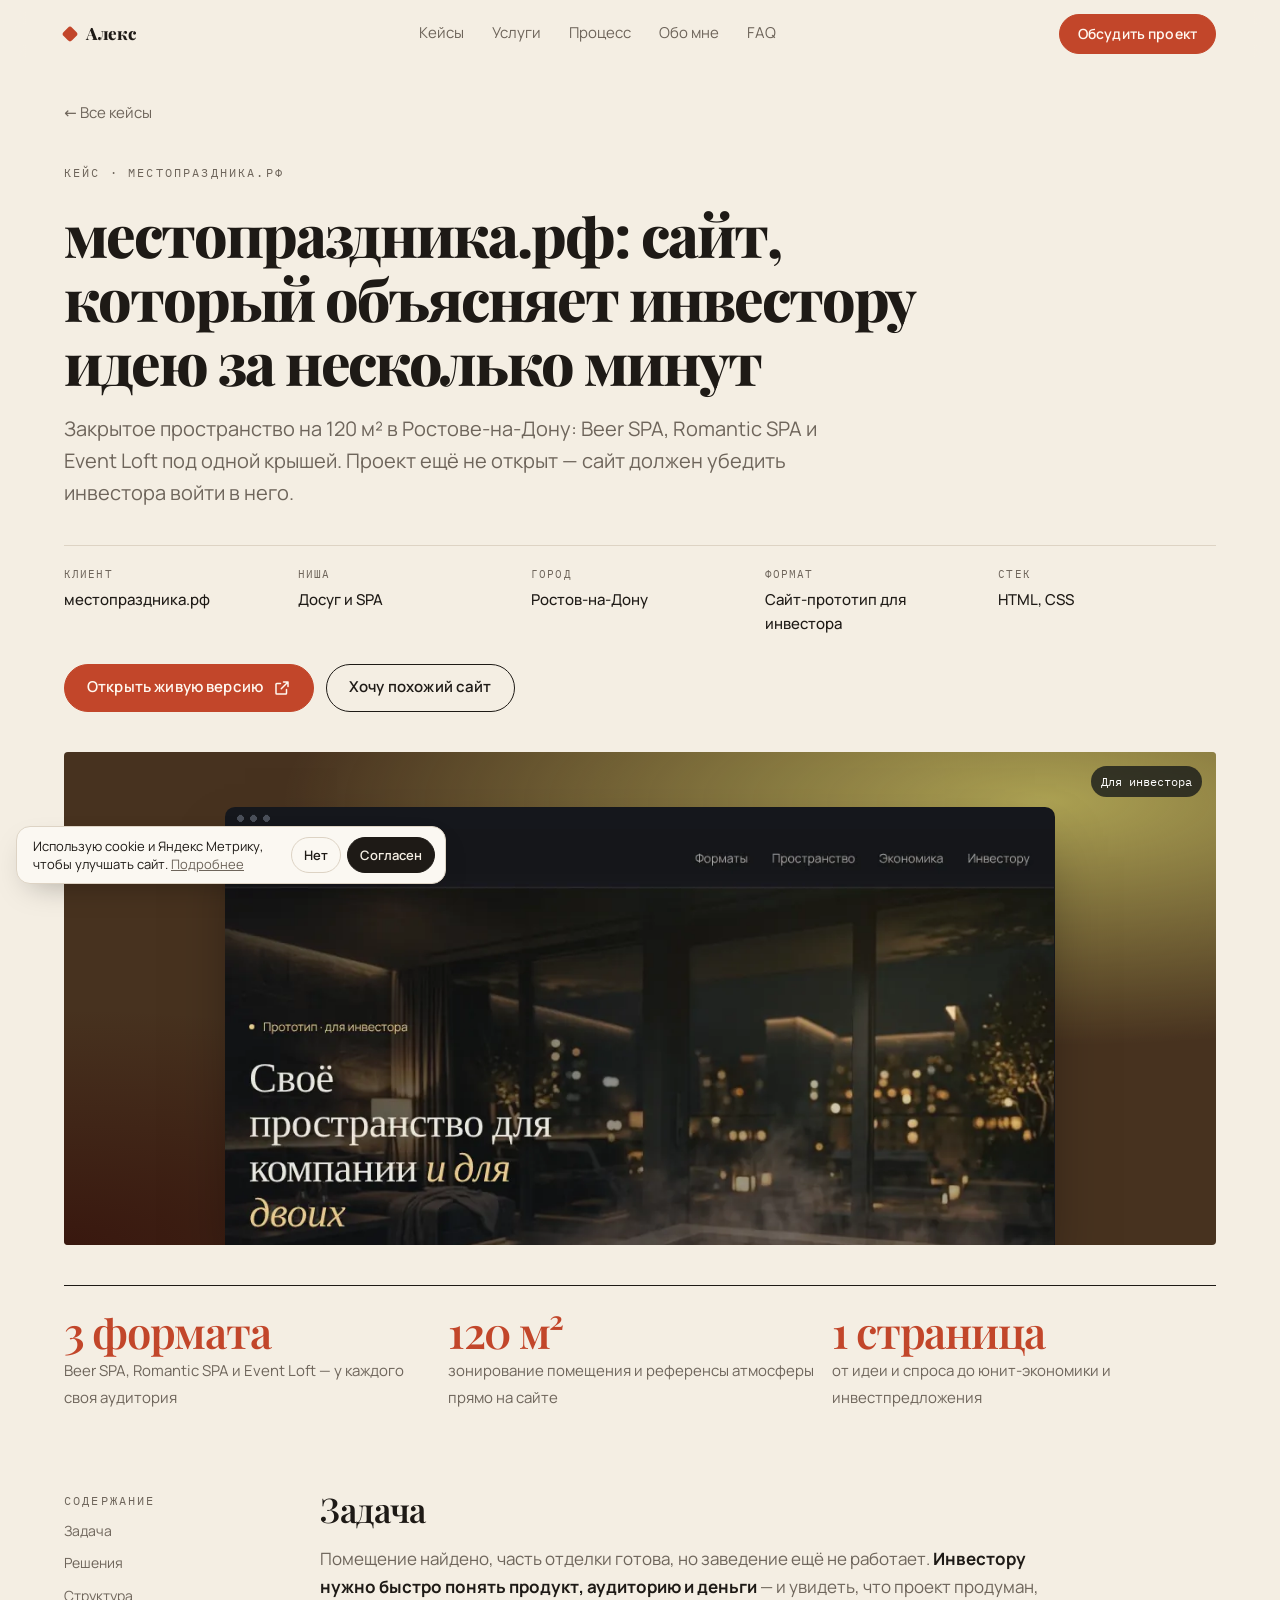
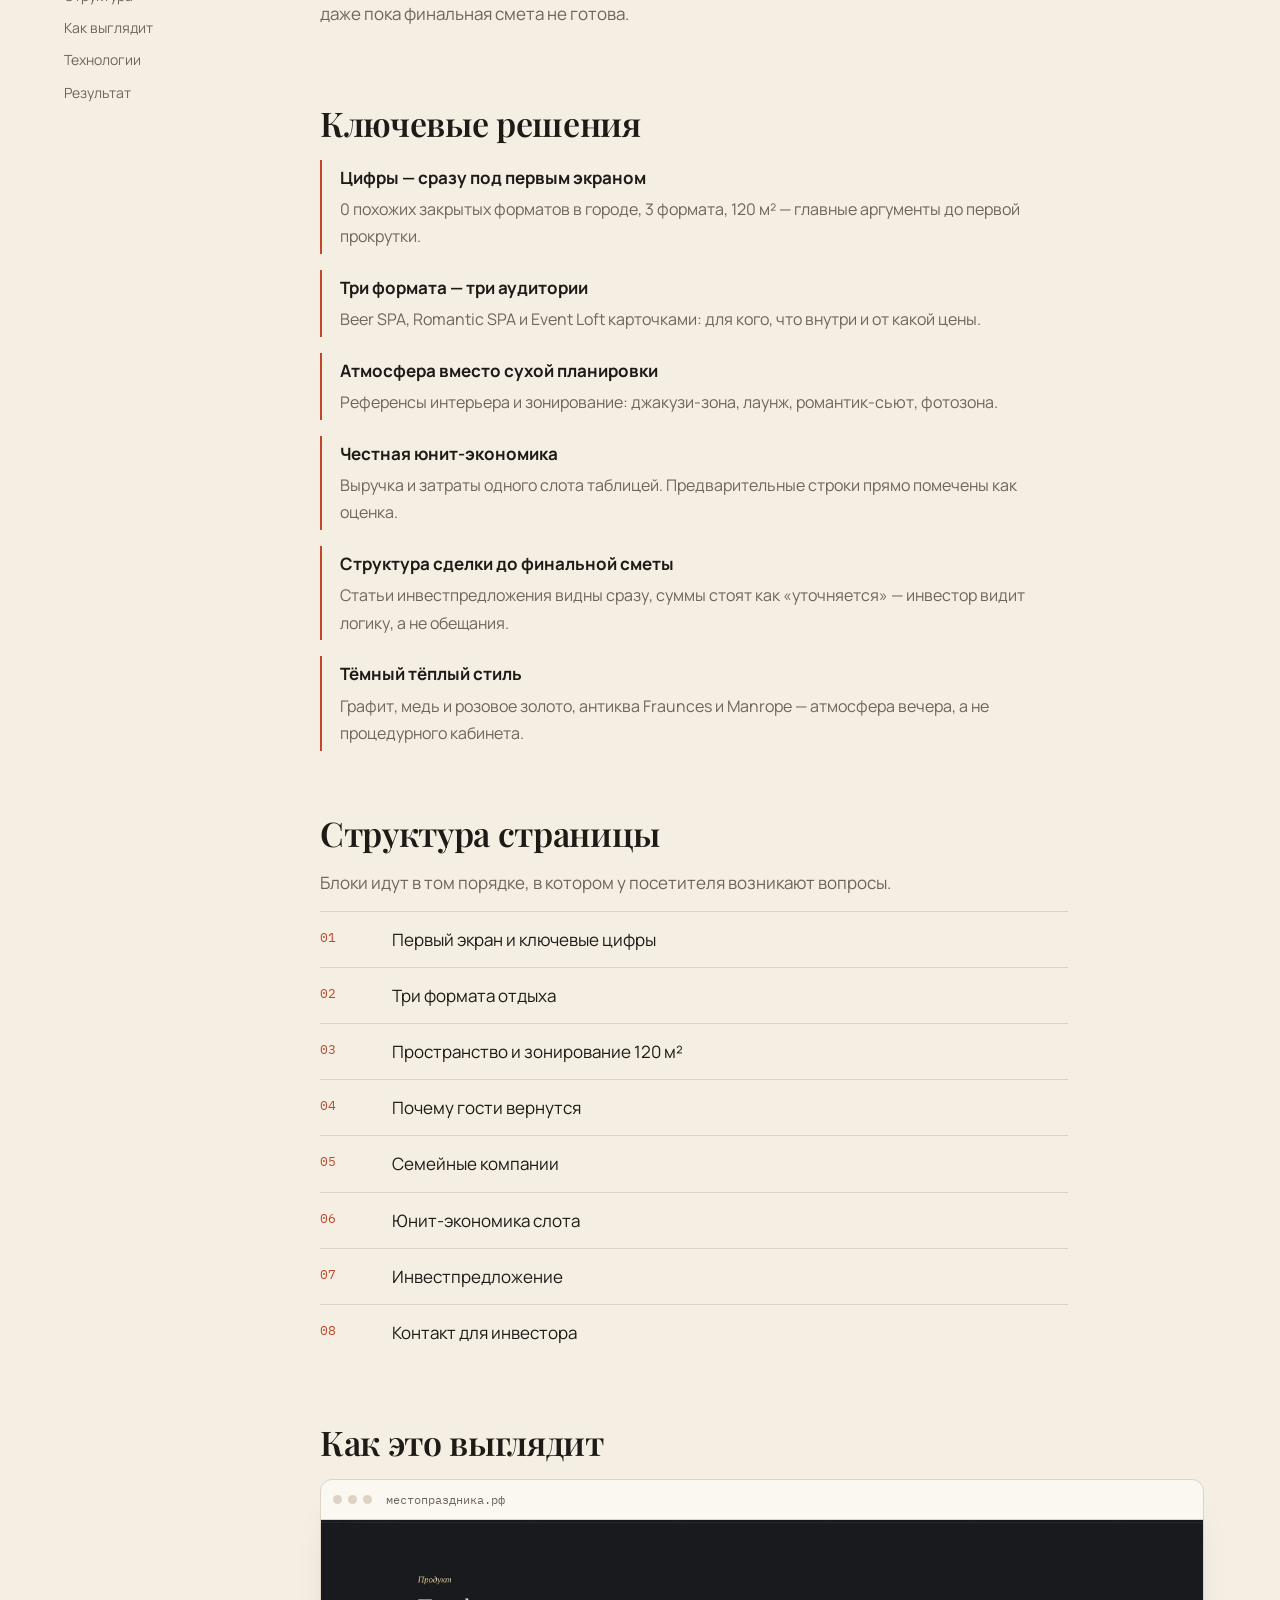
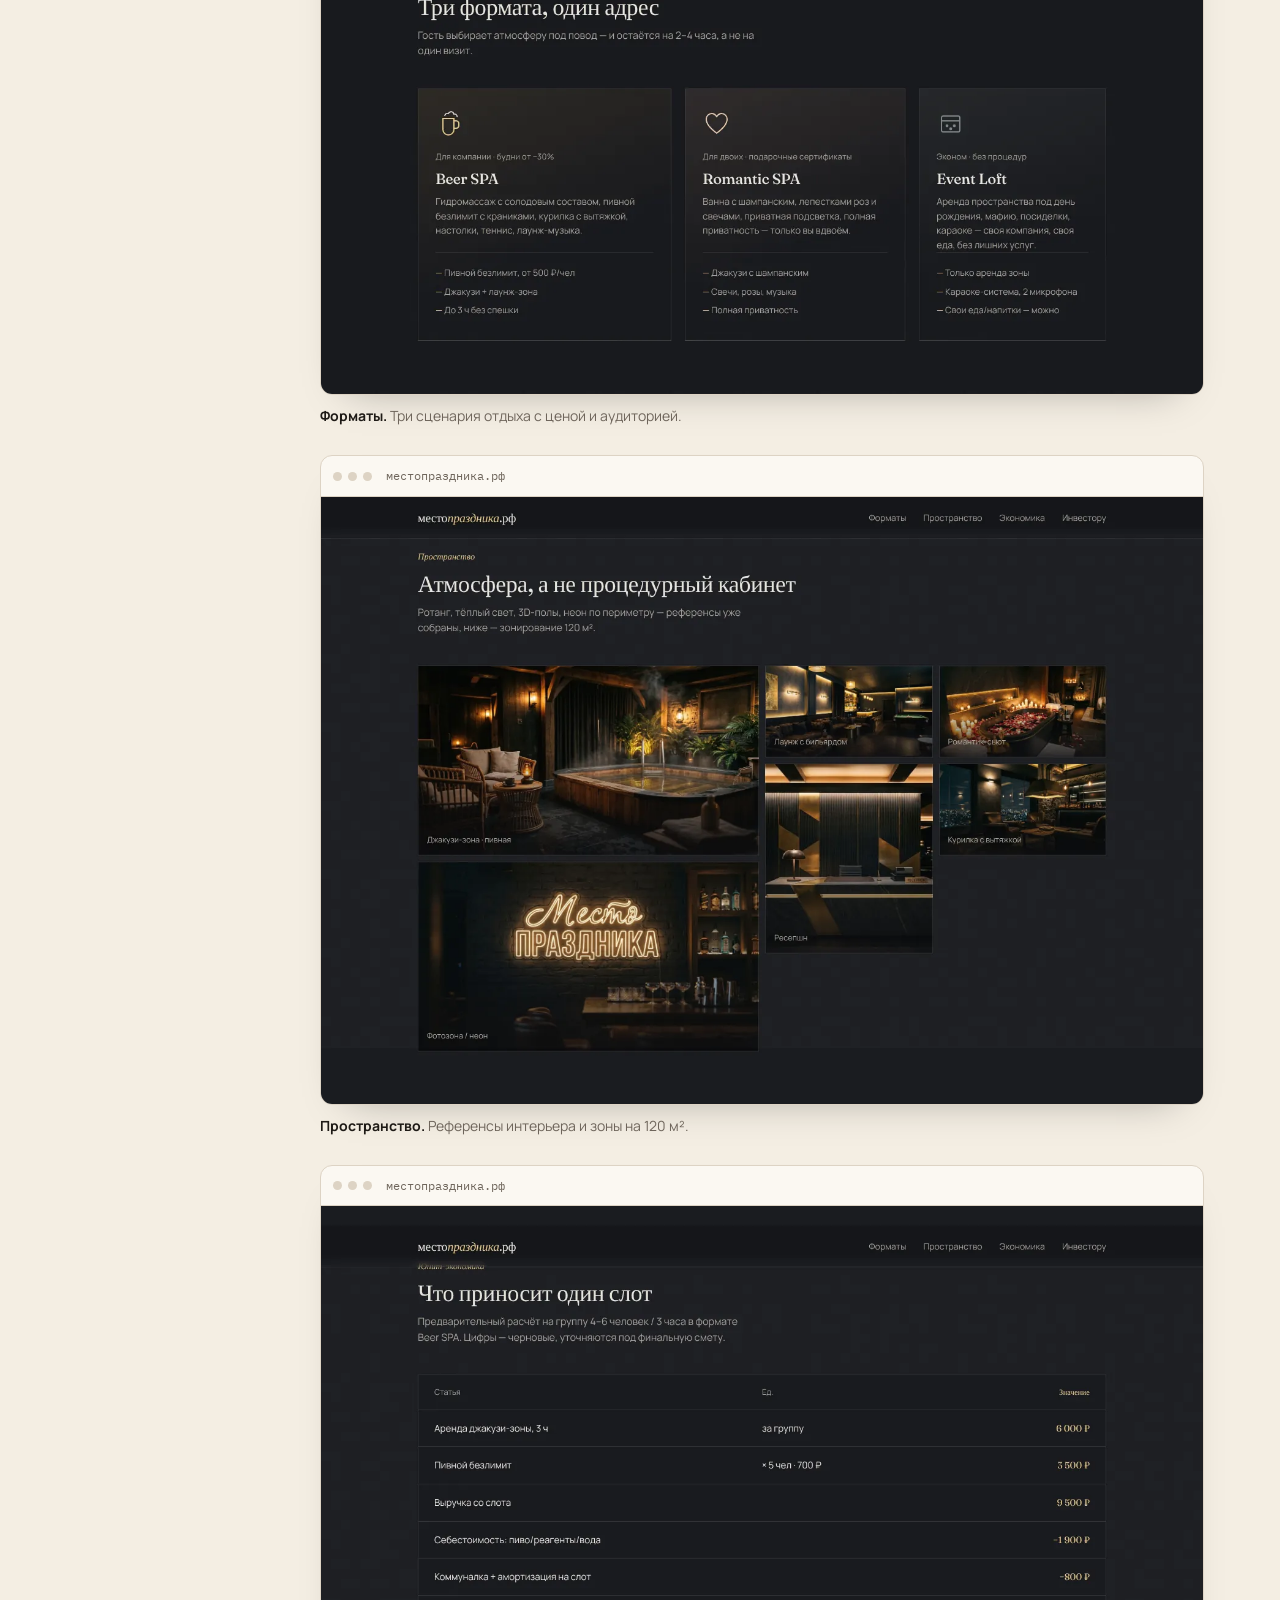
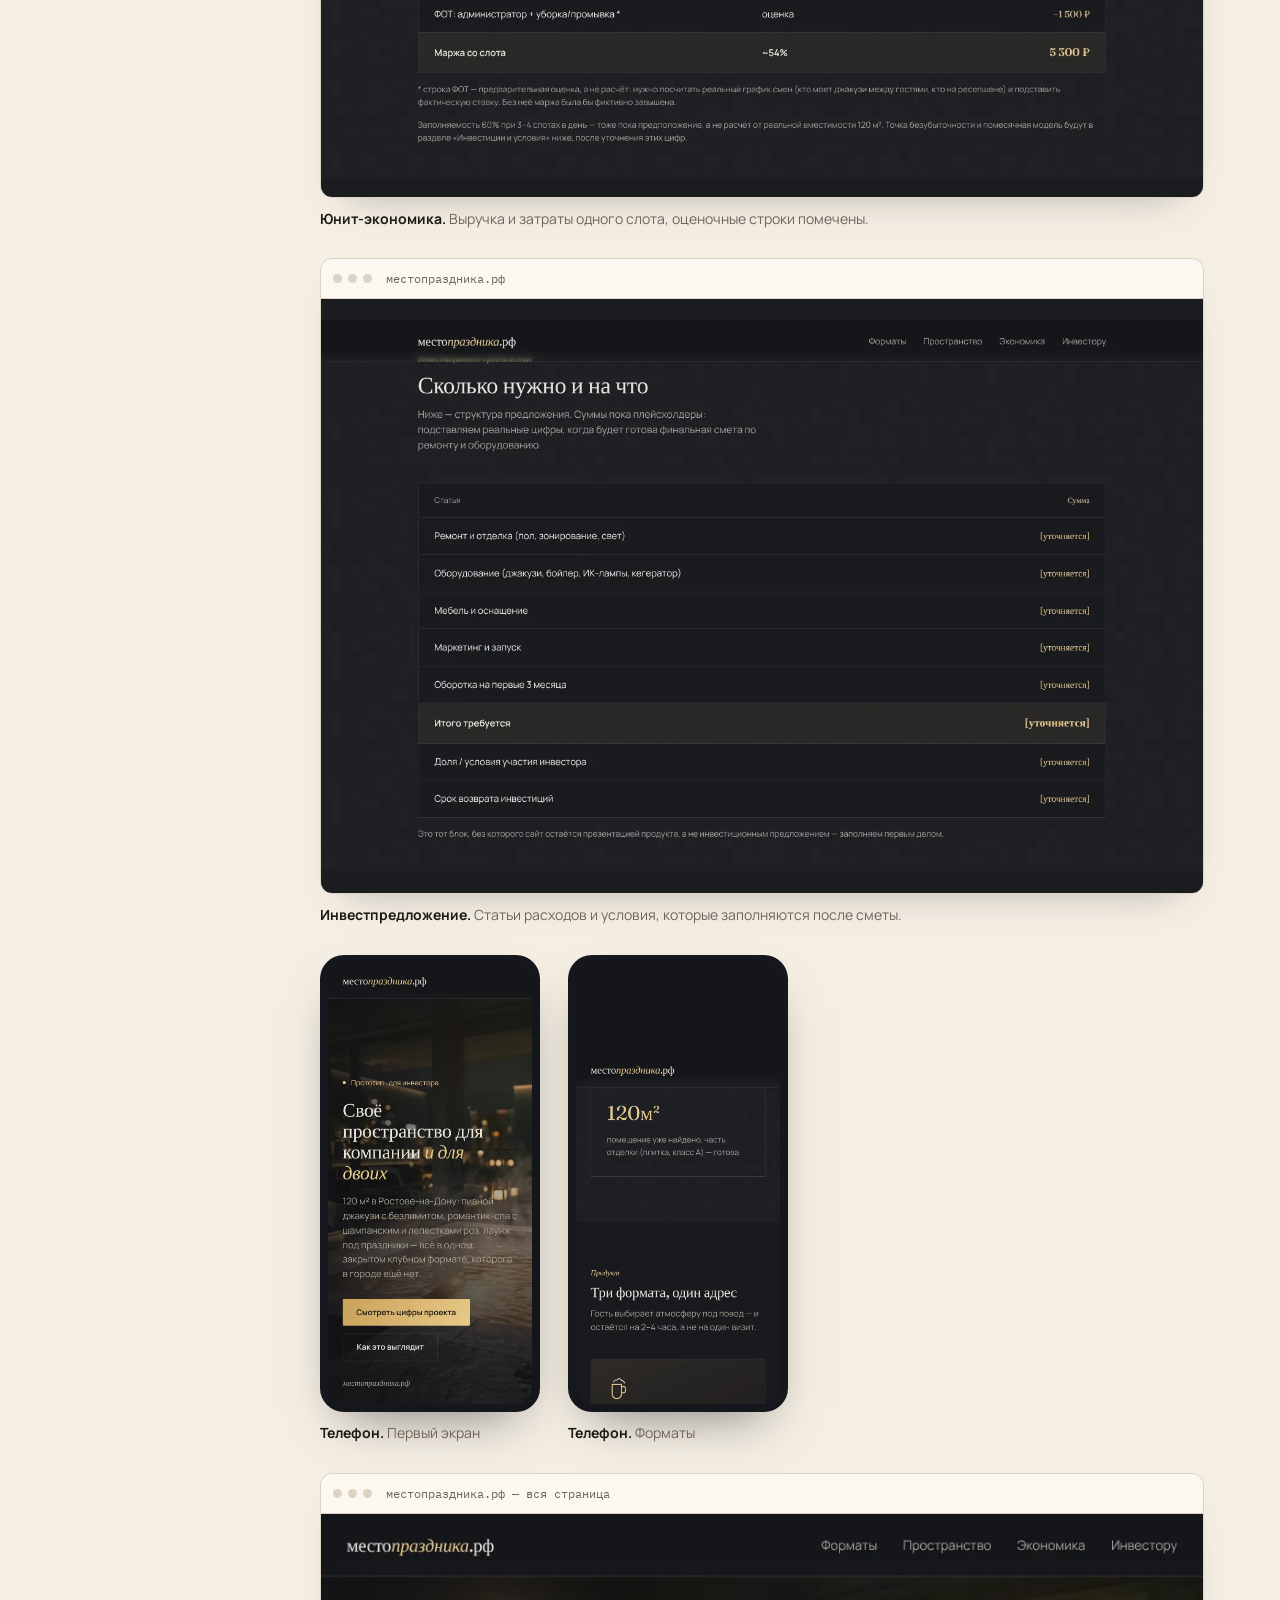
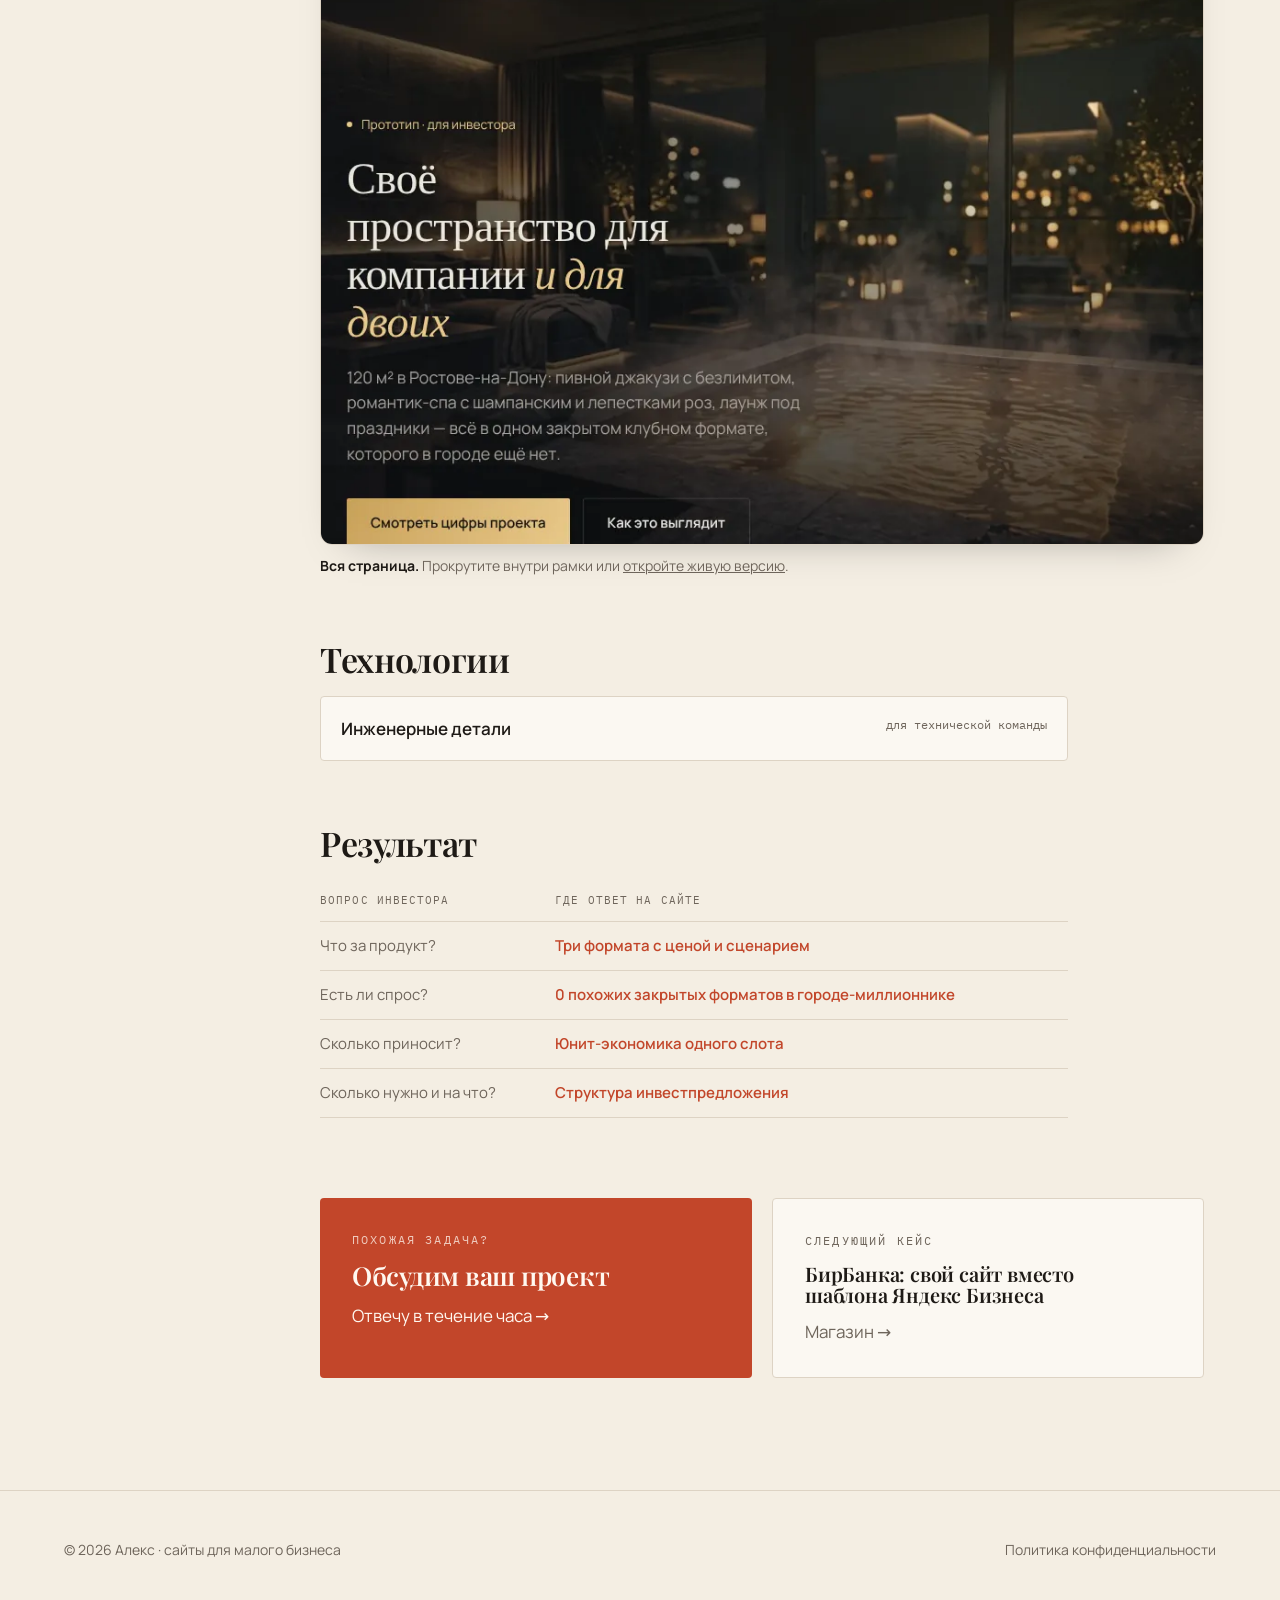
<file: cases/mesto-prazdnika.html>
<!doctype html>
<html lang="ru">
<head>
<meta charset="utf-8">
<meta name="viewport" content="width=device-width, initial-scale=1, viewport-fit=cover">
<title>Сайт-прототип для инвестора — кейс местопраздника.рф</title>
<meta name="description" content="Пространство на 120 м² в Ростове-на-Дону: три формата отдыха, атмосфера, юнит-экономика слота и структура инвестпредложения на одной странице.">
<link rel="canonical" href="https://www.alex-landing.ru/cases/mesto-prazdnika.html">
<meta name="theme-color" content="#F4EEE3" media="(prefers-color-scheme: light)">
<meta name="theme-color" content="#16130F" media="(prefers-color-scheme: dark)">
<meta property="og:type" content="article">
<meta property="og:locale" content="ru_RU">
<meta property="og:site_name" content="Алекс — сайты для малого бизнеса">
<meta property="og:title" content="Сайт-прототип для инвестора — кейс местопраздника.рф">
<meta property="og:description" content="Пространство на 120 м² в Ростове-на-Дону: три формата отдыха, атмосфера, юнит-экономика слота и структура инвестпредложения на одной странице.">
<meta property="og:url" content="https://www.alex-landing.ru/cases/mesto-prazdnika.html">
<meta property="og:image" content="https://www.alex-landing.ru/og/og-mesto.jpg">
<meta property="og:image:width" content="1200">
<meta property="og:image:height" content="630">
<meta name="twitter:card" content="summary_large_image">
<link rel="icon" href="../favicon.svg" type="image/svg+xml">
<link rel="icon" href="../favicon-32.png" sizes="32x32" type="image/png">
<link rel="apple-touch-icon" href="../apple-touch-icon.png">
<link rel="preload" href="../assets/fonts/playfair-display-cyrillic-800-normal.woff2" as="font" type="font/woff2" crossorigin>
<link rel="preload" href="../assets/fonts/manrope-cyrillic-400-normal.woff2" as="font" type="font/woff2" crossorigin>
<link rel="stylesheet" href="../assets/css/style.css">
<script type="application/ld+json">
{
 "@context": "https://schema.org",
 "@graph": [
  {
   "@type": "CreativeWork",
   "name": "местопраздника.рф",
   "description": "Пространство на 120 м² в Ростове-на-Дону: три формата отдыха, атмосфера, юнит-экономика слота и структура инвестпредложения на одной странице.",
   "url": "https://www.alex-landing.ru/cases/mesto-prazdnika.html",
   "creator": {
    "@type": "Person",
    "name": "Алекс",
    "url": "https://www.alex-landing.ru/"
   },
   "inLanguage": "ru"
  },
  {
   "@type": "BreadcrumbList",
   "itemListElement": [
    {
     "@type": "ListItem",
     "position": 1,
     "name": "Главная",
     "item": "https://www.alex-landing.ru/"
    },
    {
     "@type": "ListItem",
     "position": 2,
     "name": "Кейсы",
     "item": "https://www.alex-landing.ru/#work"
    },
    {
     "@type": "ListItem",
     "position": 3,
     "name": "местопраздника.рф",
     "item": "https://www.alex-landing.ru/cases/mesto-prazdnika.html"
    }
   ]
  }
 ]
}
</script>
</head>
<body>
<svg width="0" height="0" style="position:absolute" aria-hidden="true">
  <symbol id="i-tg" viewBox="0 0 24 24"><path fill="currentColor" d="M21.9 4.3 18.7 19.4c-.2 1-.9 1.3-1.7.8l-4.8-3.5-2.3 2.2c-.3.3-.5.5-1 .5l.3-4.9 8.9-8c.4-.3-.1-.5-.6-.2L6.5 13.2l-4.7-1.5c-1-.3-1-1 .2-1.5l18.5-7.1c.9-.3 1.6.2 1.4 1.2Z"/></symbol>
  <symbol id="i-wa" viewBox="0 0 24 24"><path fill="currentColor" d="M12 2a10 10 0 0 0-8.6 15.1L2 22l5-1.3A10 10 0 1 0 12 2Zm0 18.2c-1.5 0-3-.4-4.3-1.2l-.3-.2-3 .8.8-2.9-.2-.3A8.2 8.2 0 1 1 12 20.2Zm4.5-6.1c-.2-.1-1.5-.7-1.7-.8-.2-.1-.4-.1-.6.1l-.8 1c-.1.2-.3.2-.5.1a6.7 6.7 0 0 1-3.3-2.9c-.3-.4.2-.4.7-1.4.1-.2 0-.3 0-.4l-.8-1.8c-.2-.5-.4-.4-.6-.4h-.5a1 1 0 0 0-.7.3 3 3 0 0 0-.9 2.2c0 1.3.9 2.5 1 2.7.1.2 1.8 2.8 4.4 3.9 1.6.7 2.3.8 3.1.6.5-.1 1.5-.6 1.7-1.2.2-.6.2-1.1.2-1.2-.1-.1-.3-.2-.5-.3Z"/></symbol>
  <symbol id="i-mail" viewBox="0 0 24 24"><path fill="none" stroke="currentColor" stroke-width="2" stroke-linejoin="round" d="M3 6h18v12H3zM3 7l9 6 9-6"/></symbol>
  <symbol id="i-ext" viewBox="0 0 24 24"><path fill="none" stroke="currentColor" stroke-width="2" stroke-linecap="round" stroke-linejoin="round" d="M14 4h6v6M20 4l-9 9M18 14v5a1 1 0 0 1-1 1H5a1 1 0 0 1-1-1V7a1 1 0 0 1 1-1h5"/></symbol>
</svg>
<header class="site-header">
  <div class="wrap header-row">
    <a class="logo" href="../" aria-label="Алекс — на главную"><i aria-hidden="true"></i>Алекс</a>
    <nav class="main-nav" aria-label="Разделы">
      <a href="../#work">Кейсы</a><a href="../#services">Услуги</a><a href="../#process">Процесс</a><a href="../#about">Обо мне</a><a href="../#faq">FAQ</a>
    </nav>
    <a class="btn btn-primary" href="../#contact">Обсудить проект</a>
  </div>
</header>
<div class="progress" id="progress" aria-hidden="true"></div>
<main>
  <article>
    <div class="wrap">
      <a class="back" href="../#work">← Все кейсы</a>
      <div class="c-hero" data-hero>
        <span class="eyebrow">Кейс · местопраздника.рф</span>
        <h1>местопраздника.рф: сайт, который объясняет инвестору идею за несколько минут</h1>
        <p class="lead">Закрытое пространство на 120 м² в Ростове-на-Дону: Beer SPA, Romantic SPA и Event Loft под одной крышей. Проект ещё не открыт — сайт должен убедить инвестора войти в него.</p>
        <dl class="passport"><div><dt>Клиент</dt><dd>местопраздника.рф</dd></div><div><dt>Ниша</dt><dd>Досуг и SPA</dd></div><div><dt>Город</dt><dd>Ростов-на-Дону</dd></div><div><dt>Формат</dt><dd>Сайт-прототип для инвестора</dd></div><div><dt>Стек</dt><dd>HTML, CSS</dd></div></dl>
        <div class="c-actions">
          <a class="btn btn-primary" href="../work/mesto-prazdnika/index.html" target="_blank" rel="noopener" data-goal="demo_open">Открыть живую версию <svg><use href="#i-ext"/></svg></a>
          <a class="btn btn-ghost" href="../#contact">Хочу похожий сайт</a>
        </div>
      </div>
      <div class="cover c-cover" style="--h:28;--s:40%;--l:20%"><span class="badge">Для инвестора</span><div class="mock" style="--dur:12s"><div class="viewport"><img src="../assets/img/mesto/full-d.webp" width="960" height="6466" alt="Сайт местопраздника.рф"></div></div></div>
      <div class="metrics"><div><b>3 формата</b><span>Beer SPA, Romantic SPA и Event Loft — у каждого своя аудитория</span></div><div><b>120 м²</b><span>зонирование помещения и референсы атмосферы прямо на сайте</span></div><div><b>1 страница</b><span>от идеи и спроса до юнит-экономики и инвестпредложения</span></div></div>

      <div class="c-body">
        <nav class="toc" aria-label="Содержание кейса">
          <span class="eyebrow">Содержание</span>
          <a href="#ch-task">Задача</a><a href="#ch-decisions">Решения</a><a href="#ch-structure">Структура</a><a href="#ch-look">Как выглядит</a><a href="#ch-tech">Технологии</a><a href="#ch-result">Результат</a>
        </nav>
        <div>
          <section class="chapter" id="ch-task"><h2>Задача</h2><p>Помещение найдено, часть отделки готова, но заведение ещё не работает. <strong>Инвестору нужно быстро понять продукт, аудиторию и деньги</strong> — и увидеть, что проект продуман, даже пока финальная смета не готова.</p></section>
          <section class="chapter" id="ch-decisions"><h2>Ключевые решения</h2>
            <div class="decisions"><div><b>Цифры — сразу под первым экраном</b><span>0 похожих закрытых форматов в городе, 3 формата, 120 м² — главные аргументы до первой прокрутки.</span></div><div><b>Три формата — три аудитории</b><span>Beer SPA, Romantic SPA и Event Loft карточками: для кого, что внутри и от какой цены.</span></div><div><b>Атмосфера вместо сухой планировки</b><span>Референсы интерьера и зонирование: джакузи-зона, лаунж, романтик-сьют, фотозона.</span></div><div><b>Честная юнит-экономика</b><span>Выручка и затраты одного слота таблицей. Предварительные строки прямо помечены как оценка.</span></div><div><b>Структура сделки до финальной сметы</b><span>Статьи инвестпредложения видны сразу, суммы стоят как «уточняется» — инвестор видит логику, а не обещания.</span></div><div><b>Тёмный тёплый стиль</b><span>Графит, медь и розовое золото, антиква Fraunces и Manrope — атмосфера вечера, а не процедурного кабинета.</span></div></div></section>
          <section class="chapter" id="ch-structure"><h2>Структура страницы</h2>
            <p>Блоки идут в том порядке, в котором у посетителя возникают вопросы.</p>
            <div class="timeline"><div><span>01</span><p style="margin:0">Первый экран и ключевые цифры</p></div><div><span>02</span><p style="margin:0">Три формата отдыха</p></div><div><span>03</span><p style="margin:0">Пространство и зонирование 120 м²</p></div><div><span>04</span><p style="margin:0">Почему гости вернутся</p></div><div><span>05</span><p style="margin:0">Семейные компании</p></div><div><span>06</span><p style="margin:0">Юнит-экономика слота</p></div><div><span>07</span><p style="margin:0">Инвестпредложение</p></div><div><span>08</span><p style="margin:0">Контакт для инвестора</p></div></div></section>
          <section class="chapter" id="ch-look"><h2>Как это выглядит</h2>
            <div class="shots">
            <figure class="shot"><div class="browser"><div class="browser-bar"><i></i><i></i><i></i><span>местопраздника.рф</span></div><img src="../assets/img/mesto/formats-d.webp" width="1440" height="774" alt="Три формата: Beer SPA, Romantic SPA, Event Loft" loading="lazy"></div><figcaption><b>Форматы.</b> Три сценария отдыха с ценой и аудиторией.</figcaption></figure>
            <figure class="shot"><div class="browser"><div class="browser-bar"><i></i><i></i><i></i><span>местопраздника.рф</span></div><img src="../assets/img/mesto/atmos-d.webp" width="1440" height="991" alt="Атмосфера и зонирование пространства" loading="lazy"></div><figcaption><b>Пространство.</b> Референсы интерьера и зоны на 120 м².</figcaption></figure>
            <figure class="shot"><div class="browser"><div class="browser-bar"><i></i><i></i><i></i><span>местопраздника.рф</span></div><img src="../assets/img/mesto/economy-d.webp" width="1440" height="964" alt="Юнит-экономика одного слота" loading="lazy"></div><figcaption><b>Юнит-экономика.</b> Выручка и затраты одного слота, оценочные строки помечены.</figcaption></figure>
            <figure class="shot"><div class="browser"><div class="browser-bar"><i></i><i></i><i></i><span>местопраздника.рф</span></div><img src="../assets/img/mesto/investment-d.webp" width="1440" height="970" alt="Структура инвестиционного предложения" loading="lazy"></div><figcaption><b>Инвестпредложение.</b> Статьи расходов и условия, которые заполняются после сметы.</figcaption></figure>
              <div class="phones"><figure class="shot"><div class="phone"><img src="../assets/img/mesto/hero-m.webp" width="780" height="1688" alt="Первый экран на телефоне" loading="lazy"></div><figcaption><b>Телефон.</b> Первый экран</figcaption></figure><figure class="shot"><div class="phone"><img src="../assets/img/mesto/formats-m.webp" width="780" height="1688" alt="Форматы на телефоне" loading="lazy"></div><figcaption><b>Телефон.</b> Форматы</figcaption></figure></div>
              <figure class="shot"><div class="browser"><div class="browser-bar"><i></i><i></i><i></i><span>местопраздника.рф — вся страница</span></div><div class="scroll-frame" tabindex="0" aria-label="Вся страница, прокрутите"><img src="../assets/img/mesto/full-d.webp" width="960" height="6466" alt="Вся страница сайта целиком"></div></div><figcaption><b>Вся страница.</b> Прокрутите внутри рамки или <a href="../work/mesto-prazdnika/index.html" target="_blank" rel="noopener" data-goal="demo_open">откройте живую версию</a>.</figcaption></figure>
            </div></section>
          <section class="chapter" id="ch-tech"><h2>Технологии</h2>
            <details class="tech"><summary>Инженерные детали <span>для технической команды</span></summary>
              <div class="in"><ul><li>Один HTML-файл: изображения встроены, сайт открывается без сервера</li><li>Шрифты Fraunces и Manrope, зернистая текстура поверх тёмного фона</li><li>Таблицы экономики свёрстаны текстом, а не картинками — их легко обновить</li></ul>
              <div class="stack"><span class="chip">HTML</span><span class="chip">CSS</span><span class="chip">Один файл</span><span class="chip">Адаптивная вёрстка</span></div></div></details></section>
          <section class="chapter" id="ch-result"><h2>Результат</h2>
            <div class="ba"><table><thead><tr><th>Вопрос инвестора</th><th>Где ответ на сайте</th></tr></thead>
            <tbody><tr><td>Что за продукт?</td><td>Три формата с ценой и сценарием</td></tr><tr><td>Есть ли спрос?</td><td>0 похожих закрытых форматов в городе-миллионнике</td></tr><tr><td>Сколько приносит?</td><td>Юнит-экономика одного слота</td></tr><tr><td>Сколько нужно и на что?</td><td>Структура инвестпредложения</td></tr></tbody></table></div></section>
          <section class="chapter">
            <div class="c-cta">
              <a class="ask" href="../#contact"><span class="eyebrow">Похожая задача?</span><h3>Обсудим ваш проект</h3><span>Отвечу в течение часа →</span></a>
              <a class="nxt" href="birbanka.html"><span class="eyebrow">Следующий кейс</span><h3>БирБанка: свой сайт вместо шаблона Яндекс Бизнеса</h3><span class="more">Магазин →</span></a>
            </div>
          </section>
        </div>
      </div>
    </div>
  </article>
</main>

<footer class="site-footer">
  <div class="wrap footer-row">
    <span>© <span data-year>2026</span> Алекс · сайты для малого бизнеса</span>
    <a href="../privacy.html">Политика конфиденциальности</a>
  </div>
</footer>

<div class="float-bar" aria-label="Быстрая связь">
  <a class="btn btn-tg" href="https://t.me/Alexiko_404" target="_blank" rel="noopener" data-goal="tg_click"><svg><use href="#i-tg"/></svg>Telegram</a>
  <a class="btn btn-wa" href="https://wa.me/79169001129?text=%D0%97%D0%B4%D1%80%D0%B0%D0%B2%D1%81%D1%82%D0%B2%D1%83%D0%B9%D1%82%D0%B5%2C%20%D0%90%D0%BB%D0%B5%D0%BA%D1%81%21%20%D0%A5%D0%BE%D1%87%D1%83%20%D1%81%D0%B0%D0%B9%D1%82%20%D0%B4%D0%BB%D1%8F%20%D1%81%D0%B2%D0%BE%D0%B5%D0%B3%D0%BE%20%D0%B1%D0%B8%D0%B7%D0%BD%D0%B5%D1%81%D0%B0%3A%20" target="_blank" rel="noopener" data-goal="wa_click"><svg><use href="#i-wa"/></svg>WhatsApp</a>
</div>

<div class="cookie" role="region" aria-label="Согласие на cookie">
  <span>Использую cookie и Яндекс Метрику, чтобы улучшать сайт. <a href="../privacy.html">Подробнее</a></span>
  <span class="cookie-btns"><button type="button" data-consent="no">Нет</button><button type="button" data-consent="yes">Согласен</button></span>
</div>

<script src="../assets/js/main.js" defer></script>
<script src="../assets/js/motion.js" defer></script>
</body>
</html>
</file>
<file: assets/css/style.css>
@font-face{font-family:'Playfair Display';font-style:normal;font-weight:600;font-display:swap;src:url(../fonts/playfair-display-cyrillic-600-normal.woff2) format('woff2');unicode-range:U+0301,U+0400-045F,U+0490-0491,U+04B0-04B1,U+2116}
@font-face{font-family:'Playfair Display';font-style:normal;font-weight:600;font-display:swap;src:url(../fonts/playfair-display-latin-600-normal.woff2) format('woff2');unicode-range:U+0000-00FF,U+0131,U+0152-0153,U+02BB-02BC,U+02C6,U+02DA,U+02DC,U+0304,U+0308,U+0329,U+2000-206F,U+20AC,U+2122,U+2191,U+2193,U+2212,U+2215,U+FEFF,U+FFFD}
@font-face{font-family:'Playfair Display';font-style:normal;font-weight:600;font-display:swap;src:url(../fonts/playfair-display-latin-ext-600-normal.woff2) format('woff2');unicode-range:U+0100-02BA,U+02BD-02C5,U+02C7-02CC,U+02CE-02D7,U+02DD-02FF,U+0304,U+0308,U+0329,U+1D00-1DBF,U+1E00-1E9F,U+1EF2-1EFF,U+2020,U+20A0-20AB,U+20AD-20C0,U+2113,U+2C60-2C7F,U+A720-A7FF}
@font-face{font-family:'Playfair Display';font-style:normal;font-weight:800;font-display:swap;src:url(../fonts/playfair-display-cyrillic-800-normal.woff2) format('woff2');unicode-range:U+0301,U+0400-045F,U+0490-0491,U+04B0-04B1,U+2116}
@font-face{font-family:'Playfair Display';font-style:normal;font-weight:800;font-display:swap;src:url(../fonts/playfair-display-latin-800-normal.woff2) format('woff2');unicode-range:U+0000-00FF,U+0131,U+0152-0153,U+02BB-02BC,U+02C6,U+02DA,U+02DC,U+0304,U+0308,U+0329,U+2000-206F,U+20AC,U+2122,U+2191,U+2193,U+2212,U+2215,U+FEFF,U+FFFD}
@font-face{font-family:'Playfair Display';font-style:normal;font-weight:800;font-display:swap;src:url(../fonts/playfair-display-latin-ext-800-normal.woff2) format('woff2');unicode-range:U+0100-02BA,U+02BD-02C5,U+02C7-02CC,U+02CE-02D7,U+02DD-02FF,U+0304,U+0308,U+0329,U+1D00-1DBF,U+1E00-1E9F,U+1EF2-1EFF,U+2020,U+20A0-20AB,U+20AD-20C0,U+2113,U+2C60-2C7F,U+A720-A7FF}
@font-face{font-family:'Playfair Display';font-style:italic;font-weight:400;font-display:swap;src:url(../fonts/playfair-display-cyrillic-400-italic.woff2) format('woff2');unicode-range:U+0301,U+0400-045F,U+0490-0491,U+04B0-04B1,U+2116}
@font-face{font-family:'Playfair Display';font-style:italic;font-weight:400;font-display:swap;src:url(../fonts/playfair-display-latin-400-italic.woff2) format('woff2');unicode-range:U+0000-00FF,U+0131,U+0152-0153,U+02BB-02BC,U+02C6,U+02DA,U+02DC,U+0304,U+0308,U+0329,U+2000-206F,U+20AC,U+2122,U+2191,U+2193,U+2212,U+2215,U+FEFF,U+FFFD}
@font-face{font-family:'Playfair Display';font-style:italic;font-weight:400;font-display:swap;src:url(../fonts/playfair-display-latin-ext-400-italic.woff2) format('woff2');unicode-range:U+0100-02BA,U+02BD-02C5,U+02C7-02CC,U+02CE-02D7,U+02DD-02FF,U+0304,U+0308,U+0329,U+1D00-1DBF,U+1E00-1E9F,U+1EF2-1EFF,U+2020,U+20A0-20AB,U+20AD-20C0,U+2113,U+2C60-2C7F,U+A720-A7FF}
@font-face{font-family:'Playfair Display';font-style:italic;font-weight:800;font-display:swap;src:url(../fonts/playfair-display-cyrillic-800-italic.woff2) format('woff2');unicode-range:U+0301,U+0400-045F,U+0490-0491,U+04B0-04B1,U+2116}
@font-face{font-family:'Playfair Display';font-style:italic;font-weight:800;font-display:swap;src:url(../fonts/playfair-display-latin-800-italic.woff2) format('woff2');unicode-range:U+0000-00FF,U+0131,U+0152-0153,U+02BB-02BC,U+02C6,U+02DA,U+02DC,U+0304,U+0308,U+0329,U+2000-206F,U+20AC,U+2122,U+2191,U+2193,U+2212,U+2215,U+FEFF,U+FFFD}
@font-face{font-family:'Playfair Display';font-style:italic;font-weight:800;font-display:swap;src:url(../fonts/playfair-display-latin-ext-800-italic.woff2) format('woff2');unicode-range:U+0100-02BA,U+02BD-02C5,U+02C7-02CC,U+02CE-02D7,U+02DD-02FF,U+0304,U+0308,U+0329,U+1D00-1DBF,U+1E00-1E9F,U+1EF2-1EFF,U+2020,U+20A0-20AB,U+20AD-20C0,U+2113,U+2C60-2C7F,U+A720-A7FF}
@font-face{font-family:'Manrope';font-style:normal;font-weight:400;font-display:swap;src:url(../fonts/manrope-cyrillic-400-normal.woff2) format('woff2');unicode-range:U+0301,U+0400-045F,U+0490-0491,U+04B0-04B1,U+2116}
@font-face{font-family:'Manrope';font-style:normal;font-weight:400;font-display:swap;src:url(../fonts/manrope-latin-400-normal.woff2) format('woff2');unicode-range:U+0000-00FF,U+0131,U+0152-0153,U+02BB-02BC,U+02C6,U+02DA,U+02DC,U+0304,U+0308,U+0329,U+2000-206F,U+20AC,U+2122,U+2191,U+2193,U+2212,U+2215,U+FEFF,U+FFFD}
@font-face{font-family:'Manrope';font-style:normal;font-weight:400;font-display:swap;src:url(../fonts/manrope-latin-ext-400-normal.woff2) format('woff2');unicode-range:U+0100-02BA,U+02BD-02C5,U+02C7-02CC,U+02CE-02D7,U+02DD-02FF,U+0304,U+0308,U+0329,U+1D00-1DBF,U+1E00-1E9F,U+1EF2-1EFF,U+2020,U+20A0-20AB,U+20AD-20C0,U+2113,U+2C60-2C7F,U+A720-A7FF}
@font-face{font-family:'Manrope';font-style:normal;font-weight:500;font-display:swap;src:url(../fonts/manrope-cyrillic-500-normal.woff2) format('woff2');unicode-range:U+0301,U+0400-045F,U+0490-0491,U+04B0-04B1,U+2116}
@font-face{font-family:'Manrope';font-style:normal;font-weight:500;font-display:swap;src:url(../fonts/manrope-latin-500-normal.woff2) format('woff2');unicode-range:U+0000-00FF,U+0131,U+0152-0153,U+02BB-02BC,U+02C6,U+02DA,U+02DC,U+0304,U+0308,U+0329,U+2000-206F,U+20AC,U+2122,U+2191,U+2193,U+2212,U+2215,U+FEFF,U+FFFD}
@font-face{font-family:'Manrope';font-style:normal;font-weight:500;font-display:swap;src:url(../fonts/manrope-latin-ext-500-normal.woff2) format('woff2');unicode-range:U+0100-02BA,U+02BD-02C5,U+02C7-02CC,U+02CE-02D7,U+02DD-02FF,U+0304,U+0308,U+0329,U+1D00-1DBF,U+1E00-1E9F,U+1EF2-1EFF,U+2020,U+20A0-20AB,U+20AD-20C0,U+2113,U+2C60-2C7F,U+A720-A7FF}
@font-face{font-family:'Manrope';font-style:normal;font-weight:600;font-display:swap;src:url(../fonts/manrope-cyrillic-600-normal.woff2) format('woff2');unicode-range:U+0301,U+0400-045F,U+0490-0491,U+04B0-04B1,U+2116}
@font-face{font-family:'Manrope';font-style:normal;font-weight:600;font-display:swap;src:url(../fonts/manrope-latin-600-normal.woff2) format('woff2');unicode-range:U+0000-00FF,U+0131,U+0152-0153,U+02BB-02BC,U+02C6,U+02DA,U+02DC,U+0304,U+0308,U+0329,U+2000-206F,U+20AC,U+2122,U+2191,U+2193,U+2212,U+2215,U+FEFF,U+FFFD}
@font-face{font-family:'Manrope';font-style:normal;font-weight:600;font-display:swap;src:url(../fonts/manrope-latin-ext-600-normal.woff2) format('woff2');unicode-range:U+0100-02BA,U+02BD-02C5,U+02C7-02CC,U+02CE-02D7,U+02DD-02FF,U+0304,U+0308,U+0329,U+1D00-1DBF,U+1E00-1E9F,U+1EF2-1EFF,U+2020,U+20A0-20AB,U+20AD-20C0,U+2113,U+2C60-2C7F,U+A720-A7FF}
@font-face{font-family:'Manrope';font-style:normal;font-weight:700;font-display:swap;src:url(../fonts/manrope-cyrillic-700-normal.woff2) format('woff2');unicode-range:U+0301,U+0400-045F,U+0490-0491,U+04B0-04B1,U+2116}
@font-face{font-family:'Manrope';font-style:normal;font-weight:700;font-display:swap;src:url(../fonts/manrope-latin-700-normal.woff2) format('woff2');unicode-range:U+0000-00FF,U+0131,U+0152-0153,U+02BB-02BC,U+02C6,U+02DA,U+02DC,U+0304,U+0308,U+0329,U+2000-206F,U+20AC,U+2122,U+2191,U+2193,U+2212,U+2215,U+FEFF,U+FFFD}
@font-face{font-family:'Manrope';font-style:normal;font-weight:700;font-display:swap;src:url(../fonts/manrope-latin-ext-700-normal.woff2) format('woff2');unicode-range:U+0100-02BA,U+02BD-02C5,U+02C7-02CC,U+02CE-02D7,U+02DD-02FF,U+0304,U+0308,U+0329,U+1D00-1DBF,U+1E00-1E9F,U+1EF2-1EFF,U+2020,U+20A0-20AB,U+20AD-20C0,U+2113,U+2C60-2C7F,U+A720-A7FF}
@font-face{font-family:'IBM Plex Mono';font-style:normal;font-weight:400;font-display:swap;src:url(../fonts/ibm-plex-mono-cyrillic-400-normal.woff2) format('woff2');unicode-range:U+0301,U+0400-045F,U+0490-0491,U+04B0-04B1,U+2116}
@font-face{font-family:'IBM Plex Mono';font-style:normal;font-weight:400;font-display:swap;src:url(../fonts/ibm-plex-mono-latin-400-normal.woff2) format('woff2');unicode-range:U+0000-00FF,U+0131,U+0152-0153,U+02BB-02BC,U+02C6,U+02DA,U+02DC,U+0304,U+0308,U+0329,U+2000-206F,U+20AC,U+2122,U+2191,U+2193,U+2212,U+2215,U+FEFF,U+FFFD}
@font-face{font-family:'IBM Plex Mono';font-style:normal;font-weight:400;font-display:swap;src:url(../fonts/ibm-plex-mono-latin-ext-400-normal.woff2) format('woff2');unicode-range:U+0100-02BA,U+02BD-02C5,U+02C7-02CC,U+02CE-02D7,U+02DD-02FF,U+0304,U+0308,U+0329,U+1D00-1DBF,U+1E00-1E9F,U+1EF2-1EFF,U+2020,U+20A0-20AB,U+20AD-20C0,U+2113,U+2C60-2C7F,U+A720-A7FF}
@font-face{font-family:'IBM Plex Mono';font-style:normal;font-weight:500;font-display:swap;src:url(../fonts/ibm-plex-mono-cyrillic-500-normal.woff2) format('woff2');unicode-range:U+0301,U+0400-045F,U+0490-0491,U+04B0-04B1,U+2116}
@font-face{font-family:'IBM Plex Mono';font-style:normal;font-weight:500;font-display:swap;src:url(../fonts/ibm-plex-mono-latin-500-normal.woff2) format('woff2');unicode-range:U+0000-00FF,U+0131,U+0152-0153,U+02BB-02BC,U+02C6,U+02DA,U+02DC,U+0304,U+0308,U+0329,U+2000-206F,U+20AC,U+2122,U+2191,U+2193,U+2212,U+2215,U+FEFF,U+FFFD}
@font-face{font-family:'IBM Plex Mono';font-style:normal;font-weight:500;font-display:swap;src:url(../fonts/ibm-plex-mono-latin-ext-500-normal.woff2) format('woff2');unicode-range:U+0100-02BA,U+02BD-02C5,U+02C7-02CC,U+02CE-02D7,U+02DD-02FF,U+0304,U+0308,U+0329,U+1D00-1DBF,U+1E00-1E9F,U+1EF2-1EFF,U+2020,U+20A0-20AB,U+20AD-20C0,U+2113,U+2C60-2C7F,U+A720-A7FF}
/* =========================================================
   Портфолио Алекса — стили
   Раскладка: редакционная колонка 1200px; первый экран = оффер + поле,
   реагирующее на курсор; кейсы — крупные обложки с результатом в заголовке.
   Цвета и шрифты меняются в блоке переменных ниже (айдентика «Редакция»).
   ========================================================= */
:root{
  --bg:#F4EEE3; --surface:#FBF8F2; --ink:#1E1A16; --muted:#6E655B; --line:#DDD3C4;
  --accent:#C2462A; --accent-ink:#FFF8F0; --accent-soft:rgba(194,70,42,.09); --ok:#4E8A3E;
  --f-display:"Playfair Display",Georgia,"Times New Roman",serif;
  --f-body:"Manrope",system-ui,sans-serif;
  --f-mono:"IBM Plex Mono",ui-monospace,monospace;
  --r:4px; --tg:#229ED9; --wa:#1DA851; --frame:1200px; color-scheme:light;
}
@media (prefers-color-scheme: dark){:root:not([data-theme="light"]){--bg:#16130F; --surface:#1F1B16; --ink:#F1E9DC; --muted:#A79C8E; --line:#352E26; --accent:#E8714F; --accent-ink:#16130F; --accent-soft:rgba(232,113,79,.12); --ok:#7FBF6A; color-scheme:dark}}
:root[data-theme="dark"]{--bg:#16130F; --surface:#1F1B16; --ink:#F1E9DC; --muted:#A79C8E; --line:#352E26; --accent:#E8714F; --accent-ink:#16130F; --accent-soft:rgba(232,113,79,.12); --ok:#7FBF6A; color-scheme:dark}


*,*::before,*::after{box-sizing:border-box}
html{scroll-behavior:smooth;-webkit-text-size-adjust:100%}
body{margin:0;background:var(--bg);color:var(--ink);font-family:var(--f-body);font-size:17px;line-height:1.6;-webkit-font-smoothing:antialiased}
img{max-width:100%;height:auto;display:block}
a{color:inherit}
p{margin:0}
ul,ol{margin:0;padding:0;list-style:none}
svg{width:1em;height:1em;flex:none}
::selection{background:var(--accent);color:var(--accent-ink)}
:focus-visible{outline:2px solid var(--accent);outline-offset:3px;border-radius:6px}
.wrap{max-width:var(--frame);margin-inline:auto;padding-inline:24px}
@media (max-width:560px){.wrap{padding-inline:16px}}
h1,h2,h3{font-family:var(--f-display);font-weight:600;letter-spacing:-.02em;line-height:1.1;text-wrap:balance;margin:0;overflow-wrap:break-word;hyphens:auto}
.eyebrow{font-family:var(--f-mono);font-size:12px;letter-spacing:.12em;text-transform:uppercase;color:var(--muted)}
.tab{font-variant-numeric:tabular-nums}

/* ---------- Айдентика «Редакция» ---------- */
h1,h2,h3{font-weight:600;letter-spacing:-.01em;line-height:1.08}
.hero h1{font-weight:800;letter-spacing:-.02em}
.hero h1 em{font-style:italic;font-weight:800;color:var(--accent)}
.btn{border-radius:2px;letter-spacing:.01em}
.logo{font-family:var(--f-display);font-weight:800;font-size:21px;letter-spacing:0}
.logo i{border-radius:50%;transform:none;width:10px;height:10px}
.eyebrow{letter-spacing:.18em}
.status{border-radius:2px}
.contact{border-radius:6px}
.quiz{border-radius:6px}
.chips label,.chip,.cover .badge,.copy,.cookie button{border-radius:2px}
.services,.faq{border-top-width:2px}
.sec-head h2{font-style:italic;font-weight:600}
.metrics b,.vitals b,.terms b,.q-price b,.svc .price b{font-weight:600}
.field{background:repeating-linear-gradient(0deg,transparent 0 27px,var(--line) 27px 28px),var(--surface)}

/* ---------- Кнопки ---------- */
.btn{display:inline-flex;align-items:center;justify-content:center;gap:10px;padding:14px 22px;border-radius:999px;font:600 15px/1.1 var(--f-body);text-decoration:none;border:1px solid var(--ink);background:transparent;color:var(--ink);cursor:pointer;transition:transform .2s,background .2s,color .2s}
.btn svg{width:18px;height:18px}
.btn-primary{background:var(--accent);border-color:var(--accent);color:var(--accent-ink)}
.btn-primary:hover{transform:translateY(-2px)}
.btn-ghost:hover{background:var(--ink);color:var(--bg)}
.btn .arr{transition:transform .2s}
.btn:hover .arr{transform:translateX(4px)}
.btn-tg{background:var(--tg);border-color:var(--tg);color:#fff}
.btn-wa{background:var(--wa);border-color:var(--wa);color:#fff}

/* ---------- Шапка ---------- */
.site-header{position:sticky;top:env(safe-area-inset-top,0px);z-index:40;background:color-mix(in srgb,var(--bg) 82%,transparent);-webkit-backdrop-filter:blur(12px);backdrop-filter:blur(12px);border-bottom:1px solid transparent;transition:border-color .2s}
.site-header.is-scrolled{border-bottom-color:var(--line)}
.header-row{display:flex;align-items:center;justify-content:space-between;gap:16px;height:68px}
.logo{font-family:var(--f-display);font-weight:800;font-size:17px;text-decoration:none;letter-spacing:-.02em;display:flex;align-items:center;gap:10px}
.logo i{display:inline-block;width:12px;height:12px;background:var(--accent);border-radius:3px;transform:rotate(45deg)}
.main-nav{display:flex;gap:28px;font-size:15px}
.main-nav a{text-decoration:none;color:var(--muted)}
.main-nav a:hover{color:var(--ink)}
.header-row .btn{padding:11px 18px;font-size:14px}
@media (max-width:820px){.main-nav{display:none}}

/* ---------- Первый экран ---------- */
.hero{position:relative;padding-block:56px 40px}
.hero-grid{display:grid;grid-template-columns:1.25fr 1fr;gap:40px;align-items:stretch}
.status{display:inline-flex;align-items:center;gap:10px;padding:7px 14px 7px 12px;border:1px solid var(--line);border-radius:999px;font-size:14px;background:var(--surface)}
.dot{width:8px;height:8px;border-radius:50%;background:var(--ok);animation:ping 2s infinite}
@keyframes ping{0%{box-shadow:0 0 0 0 color-mix(in srgb,var(--ok) 60%,transparent)}100%{box-shadow:0 0 0 10px transparent}}
.hero h1{font-size:clamp(34px,5.2vw,68px);font-weight:800;margin-top:28px;letter-spacing:-.035em}
.hero h1 em{font-style:normal;color:var(--accent)}
.hero .lead{font-size:clamp(17px,1.6vw,20px);color:var(--muted);max-width:34em;margin-top:24px}
.hero .ctas{display:flex;flex-wrap:wrap;gap:12px;margin-top:32px}
.field{position:relative;border:1px solid var(--line);border-radius:var(--r);background:var(--surface);overflow:hidden;min-height:380px}
.field canvas{position:absolute;inset:0;width:100%;height:100%;display:block}
.field .hud{position:absolute;left:16px;right:16px;bottom:16px;display:flex;justify-content:space-between;gap:8px;flex-wrap:wrap;font-family:var(--f-mono);font-size:12px;color:var(--muted);pointer-events:none}
.field .hud b{color:var(--ink);font-weight:500}
.field .tag{position:absolute;top:16px;left:16px;right:16px;font-family:var(--f-mono);font-size:12px;color:var(--muted);pointer-events:none}
.vitals{display:grid;grid-template-columns:repeat(4,1fr);margin-top:48px;border-top:1px solid var(--line)}
.vitals div{padding:18px 16px 0 0}
.vitals b{display:block;font-family:var(--f-display);font-size:clamp(24px,3vw,34px);font-weight:600;letter-spacing:-.02em}
.vitals span{font-size:14px;color:var(--muted)}
@media (max-width:900px){.hero-grid{grid-template-columns:1fr}.field{min-height:260px}}
@media (max-width:560px){.vitals{grid-template-columns:repeat(2,1fr)}.vitals div{padding-bottom:12px}.hero .ctas .btn{flex:1 1 100%}}

/* ---------- Полоса проектов ---------- */
.logos{padding-block:28px;border-block:1px solid var(--line);margin-top:48px}
.logos .wrap{display:flex;align-items:center;gap:20px 40px;flex-wrap:wrap}
.logos .eyebrow{margin-right:auto}
.lg{color:var(--muted);font-size:19px;white-space:nowrap;text-decoration:none;transition:color .2s}
.lg:hover{color:var(--ink)}
.lg1{font-family:var(--f-display);font-weight:800;letter-spacing:.02em}
.lg2{font-family:var(--f-mono);font-weight:500;letter-spacing:.06em}
.lg3{font-family:Georgia,"Times New Roman",serif;font-style:italic;font-size:21px}

/* ---------- Секции ---------- */
section.block{padding-block:96px 0}
.sec-head{display:flex;justify-content:space-between;align-items:end;gap:24px;flex-wrap:wrap;margin-bottom:40px}
.sec-head h2{font-size:clamp(28px,3.8vw,46px);max-width:16em}
.sec-head p{color:var(--muted);max-width:28em}

/* ---------- Кейсы ---------- */
.cases{display:grid;grid-template-columns:repeat(2,1fr);gap:24px}
.case-card{display:flex;flex-direction:column;gap:18px;text-decoration:none;color:inherit;min-width:0}
.case-card:nth-child(1){grid-column:1 / -1}
.cover{position:relative;border-radius:var(--r);overflow:hidden;aspect-ratio:16/10;max-width:100%;background:hsl(var(--h) var(--s,55%) var(--l,40%));isolation:isolate}
.case-card:nth-child(1) .cover{aspect-ratio:21/9}
.cover::before{content:"";position:absolute;inset:0;background:radial-gradient(120% 90% at 85% 10%,hsl(calc(var(--h) + 30) 80% 70% / .6),transparent 55%),radial-gradient(90% 80% at 0% 100%,hsl(calc(var(--h) - 20) 70% 12% / .75),transparent 60%);z-index:-1}
.mock{position:absolute;left:9%;right:9%;top:13%;bottom:-6%;background:#15171C;border-radius:10px 10px 0 0;box-shadow:0 30px 60px -20px rgba(0,0,0,.5);padding-top:22px;overflow:hidden;transition:transform .5s cubic-bezier(.2,.7,.2,1)}
.mock::before{content:"";position:absolute;top:8px;left:12px;width:36px;height:7px;background:radial-gradient(circle 3.5px at 3.5px 3.5px,#4A4F59 98%,transparent) 0 0/13px 7px repeat-x}
.mock .viewport{position:relative;height:100%;overflow:hidden;container-type:size}
.mock img{width:100%;height:auto;transition:transform var(--dur,6s) ease-in-out}
.case-card:hover .mock{transform:translateY(-10px)}
@media (hover:hover){.case-card:hover .mock img{transform:translateY(calc(-100% + 100cqh))}}
.case-card:nth-child(1) .mock{left:22%;right:22%}
.cover .badge{position:absolute;top:14px;right:14px;font-family:var(--f-mono);font-size:12px;background:rgba(10,14,21,.72);color:#fff;padding:6px 10px;border-radius:99px;-webkit-backdrop-filter:blur(6px);backdrop-filter:blur(6px);z-index:2}
.case-meta{display:flex;gap:10px;flex-wrap:wrap}
.chip{font-family:var(--f-mono);font-size:12px;padding:5px 10px;border:1px solid var(--line);border-radius:99px;color:var(--muted)}
.case-card h3{font-size:clamp(20px,2.2vw,28px);transition:color .2s}
.case-card:hover h3{color:var(--accent)}
.case-card .more{font-size:15px;color:var(--muted)}
.case-links{display:flex;gap:18px;flex-wrap:wrap;font-size:15px;font-weight:600}
.case-links span{color:var(--accent)}
@media (max-width:760px){.cases{grid-template-columns:1fr}.case-card:nth-child(1) .cover{aspect-ratio:16/10}.case-card:nth-child(1) .mock{left:9%;right:9%}}

/* ---------- Услуги ---------- */
.services{display:grid;grid-template-columns:repeat(2,1fr);border-top:1px solid var(--ink)}
.svc{padding:28px 28px 32px 0;display:flex;flex-direction:column;gap:14px;min-width:0;border-bottom:1px solid var(--line)}
.svc:nth-child(even){padding-left:28px;border-left:1px solid var(--line)}
.svc-link{font-size:15px;font-weight:600;color:var(--accent);text-decoration:none}
.svc-link:hover{text-decoration:underline}
.svc h3{font-size:22px}
.svc p{color:var(--muted);font-size:16px}
.svc ul{display:grid;gap:6px;font-size:15px}
.svc li::before{content:"→ ";color:var(--accent)}
.svc .price{margin-top:auto;padding-top:16px;font-family:var(--f-mono);font-size:14px}
.svc .price b{font-family:var(--f-display);font-size:22px;font-weight:600;letter-spacing:-.02em}
.svc .btn{align-self:flex-start;margin-top:4px}
@media (max-width:860px){.services{grid-template-columns:1fr}.svc,.svc:nth-child(even){padding:28px 0;border-left:0;border-bottom:1px solid var(--line)}}

/* ---------- Процесс ---------- */
.process{display:grid;grid-template-columns:repeat(5,1fr);gap:16px}
.step{border-top:2px solid var(--line);padding-top:18px;display:flex;flex-direction:column;gap:8px;min-width:0;transition:border-color .2s}
.step:hover{border-top-color:var(--accent)}
.step .n{font-family:var(--f-mono);font-size:13px;color:var(--accent)}
.step h3{font-size:18px}
.step p{font-size:15px;color:var(--muted)}
.process-note{margin-top:24px;font-size:15px;color:var(--muted)}
@media (max-width:960px){.process{grid-template-columns:repeat(2,1fr)}}
@media (max-width:520px){.process{grid-template-columns:1fr}}

/* ---------- Условия ---------- */
.terms{display:grid;grid-template-columns:repeat(4,1fr);border:1px solid var(--line);border-radius:var(--r);background:var(--surface)}
.terms div{padding:22px;border-left:1px solid var(--line)}
.terms div:first-child{border-left:0}
.terms b{display:block;font-family:var(--f-display);font-size:26px;font-weight:600;letter-spacing:-.02em}
.terms span{font-size:14px;color:var(--muted)}
@media (max-width:760px){.terms{grid-template-columns:repeat(2,1fr)}.terms div:nth-child(3){border-left:0}.terms div:nth-child(n+3){border-top:1px solid var(--line)}}

/* ---------- Обо мне ---------- */
.about{display:grid;grid-template-columns:320px 1fr;gap:48px;align-items:start}
.portrait{aspect-ratio:4/5;max-width:100%;border-radius:var(--r);background:linear-gradient(160deg,var(--accent-soft),transparent 60%),var(--surface);border:1px solid var(--line);position:relative;overflow:hidden;display:grid;place-items:center}
.portrait img{position:absolute;inset:0;width:100%;height:100%;object-fit:cover;object-position:50% 30%}
.portrait .ini{font-family:var(--f-display);font-weight:800;font-size:110px;letter-spacing:-.06em;color:var(--accent)}
.portrait .cap{position:absolute;left:14px;bottom:12px;font-family:var(--f-mono);font-size:12px;color:var(--muted)}
.about-text{display:flex;flex-direction:column;gap:18px;max-width:40em}
.about-text h2{font-size:clamp(26px,3.2vw,40px)}
.about-text p{color:var(--muted)}
.about-text p strong{color:var(--ink);font-weight:600}
.principles{display:grid;grid-template-columns:repeat(3,1fr);gap:16px;margin-top:8px}
.principles div{border-top:1px solid var(--line);padding-top:12px;font-size:15px}
.principles b{display:block;margin-bottom:4px}
.principles span{color:var(--muted)}
@media (max-width:820px){.about{grid-template-columns:1fr}.portrait{max-width:320px}.principles{grid-template-columns:1fr}}

/* ---------- FAQ ---------- */
.faq{border-top:1px solid var(--ink)}
.faq details{border-bottom:1px solid var(--line)}
.faq summary{list-style:none;cursor:pointer;padding:22px 44px 22px 0;font-weight:600;font-size:18px;position:relative}
.faq summary::-webkit-details-marker{display:none}
.faq summary::after{content:"+";position:absolute;right:4px;top:50%;transform:translateY(-50%);font-family:var(--f-display);font-weight:400;font-size:24px;color:var(--accent);transition:transform .25s}
.faq details[open] summary::after{transform:translateY(-50%) rotate(45deg)}
.faq details p{padding:0 0 22px;color:var(--muted);max-width:44em}

/* ---------- Контакты ---------- */
.contact{margin-top:96px;background:var(--ink);color:var(--bg);border-radius:24px;padding:56px;display:grid;grid-template-columns:1fr 1.1fr;gap:56px}
.contact h2{font-size:clamp(30px,4.4vw,56px);font-weight:800;letter-spacing:-.035em}
.contact .side{display:flex;flex-direction:column;gap:20px;min-width:0}
.contact .side > p{opacity:.72}
.contact .ch{display:grid;margin-top:auto}
.contact .ch > div{display:flex;justify-content:space-between;align-items:center;gap:8px 12px;padding:14px 0;border-top:1px solid color-mix(in srgb,var(--bg) 22%,transparent);font-size:15px;flex-wrap:wrap}
.contact .ch span{opacity:.6;font-family:var(--f-mono);font-size:12px;text-transform:uppercase;letter-spacing:.1em;min-width:84px}
.contact .ch a{text-decoration:none;font-weight:600;margin-right:auto}
.contact .ch a:hover{text-decoration:underline}
.copy{background:none;border:1px solid color-mix(in srgb,var(--bg) 30%,transparent);color:inherit;border-radius:99px;padding:6px 12px;font:500 13px var(--f-body);cursor:pointer}
.copy:hover{background:var(--bg);color:var(--ink)}
form.brief{display:grid;gap:18px;min-width:0}
.fl{display:grid;gap:8px}
.fl label,.fl legend{font-size:13px;opacity:.7;font-family:var(--f-mono);letter-spacing:.06em;text-transform:uppercase;padding:0}
.fl input,.fl select,.fl textarea{width:100%;background:transparent;color:inherit;border:0;border-bottom:1px solid color-mix(in srgb,var(--bg) 35%,transparent);padding:10px 0;font:400 17px var(--f-body);border-radius:0}
.fl select option{color:#0D1420;background:#fff}
.fl textarea{resize:vertical;min-height:84px}
.fl input::placeholder,.fl textarea::placeholder{color:inherit;opacity:.4}
.fl input:focus,.fl select:focus,.fl textarea:focus{outline:none;border-bottom-color:var(--accent)}
.row2{display:grid;grid-template-columns:1fr 1fr;gap:18px}
fieldset.fl{border:0;margin:0;padding:0}
.chips{display:flex;flex-wrap:wrap;gap:8px;position:relative}
.chips input{position:absolute;left:0;top:0;width:1px;height:1px;margin:0;opacity:0;pointer-events:none}
.chips label{text-transform:none;letter-spacing:0;font:500 14px var(--f-body);opacity:1;border:1px solid color-mix(in srgb,var(--bg) 30%,transparent);padding:8px 14px;border-radius:99px;cursor:pointer}
.chips input:checked + label{background:var(--accent);border-color:var(--accent);color:var(--accent-ink)}
.chips input:focus-visible + label{outline:2px solid var(--accent);outline-offset:2px}
.form-foot{display:flex;align-items:center;gap:10px;flex-wrap:wrap}
.form-foot small{opacity:.6;font-size:13px;flex-basis:100%}
.form-msg{font-size:14px;flex-basis:100%}
.form-msg.err{color:#FF8A8A}
.form-msg.ok{color:#8FE3B0}
@media (max-width:900px){.contact{grid-template-columns:1fr;padding:32px 22px;gap:36px;border-radius:18px}}
@media (max-width:480px){.row2{grid-template-columns:1fr}.form-foot .btn{flex:1 1 100%}}

/* ---------- Подвал ---------- */
.site-footer{padding-block:48px 40px;margin-top:48px;border-top:1px solid var(--line);font-size:14px;color:var(--muted)}
.footer-row{display:flex;justify-content:space-between;gap:16px;flex-wrap:wrap}
.footer-row a{text-decoration:none}
.footer-row a:hover{color:var(--ink)}

/* ---------- Плавающие кнопки на телефоне ---------- */
.float-bar{position:fixed;left:12px;right:12px;bottom:calc(12px + env(safe-area-inset-bottom,0px));z-index:50;display:none;grid-template-columns:1fr 1fr;gap:8px;transform:translateY(160%);transition:transform .3s ease}
.float-bar .btn{box-shadow:0 10px 30px -10px rgba(0,0,0,.45)}
@media (max-width:760px){.float-bar{display:grid}}
.float-bar.is-visible{transform:none}
body.cookie-open .float-bar{transform:translateY(160%)}

/* ---------- Cookie ---------- */
.cookie{position:fixed;z-index:60;left:16px;bottom:calc(16px + env(safe-area-inset-bottom,0px));max-width:430px;display:none;align-items:center;gap:14px;padding:10px 10px 10px 16px;font-size:13px;line-height:1.4;background:var(--surface);color:var(--ink);border:1px solid var(--line);border-radius:14px;box-shadow:0 12px 32px -14px rgba(0,0,0,.35)}
.cookie.is-visible{display:flex}
.cookie a{color:var(--muted)}
.cookie .cookie-btns{display:flex;gap:6px;flex:none}
.cookie button{font:600 13px var(--f-body);padding:8px 12px;border-radius:99px;cursor:pointer;border:1px solid var(--line);background:transparent;color:var(--ink)}
.cookie button[data-consent="yes"]{background:var(--ink);color:var(--bg);border-color:var(--ink)}
@media (max-width:520px){.cookie{left:10px;right:10px;max-width:none}}

/* =========================================================
   Страница кейса
   ========================================================= */
.progress{position:fixed;top:env(safe-area-inset-top,0px);left:0;height:3px;background:var(--accent);width:0;z-index:45}
.back{display:inline-flex;gap:8px;align-items:center;font-size:15px;color:var(--muted);text-decoration:none;margin-top:32px}
.back:hover{color:var(--ink)}
.c-hero{padding-block:32px 0}
.c-hero h1{font-size:clamp(24px,4.6vw,60px);font-weight:800;letter-spacing:-.035em;margin-top:18px;max-width:16em}
.c-hero .lead{font-size:clamp(17px,1.6vw,20px);color:var(--muted);max-width:40em;margin-top:20px}
.passport{display:grid;grid-template-columns:repeat(5,1fr);gap:16px;margin:36px 0 0;padding-top:20px;border-top:1px solid var(--line)}
.passport div{min-width:0}
.passport dt{font-family:var(--f-mono);font-size:11px;letter-spacing:.1em;text-transform:uppercase;color:var(--muted);margin-bottom:4px}
.passport dd{margin:0;font-weight:500;font-size:15px}
@media (max-width:820px){.passport{grid-template-columns:repeat(2,1fr)}}
.c-actions{display:flex;flex-wrap:wrap;gap:12px;margin-top:28px}
.c-cover{margin-top:40px;aspect-ratio:21/9}
.c-cover .mock{left:14%;right:14%}
@media (max-width:700px){.c-cover{aspect-ratio:4/3}.c-cover .mock{left:7%;right:7%}}
.metrics{display:grid;grid-template-columns:repeat(3,1fr);margin-top:40px;border-top:1px solid var(--ink)}
.metrics div{padding:22px 18px 0 0;min-width:0}
.metrics b{display:block;font-family:var(--f-display);font-size:clamp(26px,3.4vw,44px);font-weight:600;letter-spacing:-.03em;color:var(--accent);line-height:1.1}
.metrics span{font-size:15px;color:var(--muted)}
@media (max-width:760px){.metrics{grid-template-columns:1fr}.metrics div{padding-bottom:6px}}
.c-body{display:grid;grid-template-columns:200px minmax(0,1fr);gap:56px;margin-top:80px}
.c-body > *{min-width:0}
.toc{position:sticky;top:96px;align-self:start;display:grid;gap:10px;font-size:14px}
.toc a{text-decoration:none;color:var(--muted)}
.toc a:hover{color:var(--ink)}
@media (max-width:900px){.c-body{grid-template-columns:minmax(0,1fr);gap:0}.toc{display:none}}
.chapter{padding-bottom:64px;max-width:52em;scroll-margin-top:90px}
.chapter h2{font-size:clamp(24px,2.8vw,34px);margin-bottom:18px}
.chapter > p{color:var(--muted);margin-bottom:14px;max-width:44em}
.chapter p strong{color:var(--ink)}
.decisions{display:grid;gap:16px;margin-top:8px;max-width:44em}
.decisions div{border-left:2px solid var(--accent);padding:4px 0 4px 18px}
.decisions b{display:block;margin-bottom:4px}
.decisions span{color:var(--muted);font-size:16px}
.timeline{display:grid;margin-top:8px;max-width:44em}
.timeline div{display:grid;grid-template-columns:56px 1fr;gap:16px;padding:14px 0;border-top:1px solid var(--line)}
.timeline span{font-family:var(--f-mono);font-size:13px;color:var(--accent);padding-top:2px}
.shots{display:grid;gap:28px}
.shot{margin:0;display:grid;gap:10px}
.shot figcaption{font-size:14px;color:var(--muted)}
.shot figcaption b{color:var(--ink)}
.browser{border:1px solid var(--line);border-radius:12px;overflow:hidden;background:var(--surface);box-shadow:0 20px 40px -28px rgba(0,0,0,.35)}
.browser-bar{display:flex;align-items:center;gap:6px;padding:10px 12px;border-bottom:1px solid var(--line);font-size:12px;color:var(--muted)}
.browser-bar i{width:9px;height:9px;border-radius:50%;background:var(--line)}
.browser-bar span{margin-left:8px;white-space:nowrap;overflow:hidden;text-overflow:ellipsis;font-family:var(--f-mono)}
.phones{display:grid;grid-template-columns:repeat(2,minmax(0,220px));gap:28px}
.phone{background:#15171C;border-radius:24px;padding:8px;box-shadow:0 24px 50px -24px rgba(0,0,0,.5)}
.phone img{border-radius:17px;aspect-ratio:780/1688;object-fit:cover;width:100%}
.scroll-frame{max-height:min(70vh,640px);overflow-y:auto;overscroll-behavior:contain}
@media (max-width:480px){.phones{grid-template-columns:repeat(2,minmax(0,1fr));gap:14px}}
.tech{border:1px solid var(--line);border-radius:var(--r);background:var(--surface);max-width:44em}
.tech summary{cursor:pointer;padding:18px 20px;font-weight:600;list-style:none;display:flex;justify-content:space-between;gap:12px;flex-wrap:wrap}
.tech summary::-webkit-details-marker{display:none}
.tech summary span{font-family:var(--f-mono);font-size:12px;color:var(--muted);font-weight:400}
.tech .in{padding:0 20px 20px}
.tech ul{padding-left:18px;list-style:disc;color:var(--muted);display:grid;gap:6px}
.stack{display:flex;flex-wrap:wrap;gap:8px;margin-top:14px}
.ba{overflow-x:auto;margin-top:8px;max-width:44em}
.ba table{width:100%;border-collapse:collapse;font-size:15px;min-width:440px}
.ba th,.ba td{text-align:left;padding:12px 14px 12px 0;border-bottom:1px solid var(--line);vertical-align:top}
.ba th{font-family:var(--f-mono);font-size:11px;text-transform:uppercase;letter-spacing:.1em;color:var(--muted);font-weight:400}
.ba td:first-child{color:var(--muted)}
.ba td:last-child{color:var(--accent);font-weight:600}
.c-cta{display:grid;grid-template-columns:1fr 1fr;gap:20px;margin-top:16px}
.c-cta > *{border-radius:var(--r);padding:32px;text-decoration:none;display:flex;flex-direction:column;gap:12px;min-width:0}
.c-cta .ask{background:var(--accent);color:var(--accent-ink)}
.c-cta .ask h3{font-size:26px}
.c-cta .ask .eyebrow{color:inherit;opacity:.75}
.c-cta .nxt{border:1px solid var(--line);background:var(--surface)}
.c-cta .nxt h3{font-size:20px;transition:color .2s}
.c-cta .nxt:hover h3{color:var(--accent)}
.c-cta .nxt .more{color:var(--muted);margin-top:auto}
@media (max-width:760px){.c-cta{grid-template-columns:1fr}}

/* ---------- Простые страницы ---------- */
.doc{padding-block:clamp(48px,8vw,96px);max-width:820px;display:grid;grid-template-columns:minmax(0,1fr);gap:16px}
.doc h1{font-size:clamp(24px,5vw,56px);font-weight:800;letter-spacing:-.035em}
.doc h2{font-size:clamp(19px,2.2vw,24px);margin-top:18px}
.doc p,.doc li{color:var(--muted)}
.doc ul{list-style:disc;padding-left:20px;display:grid;gap:6px}
.doc .lead{font-size:19px}
.doc .c-actions{margin-top:12px}
.placeholder{background:var(--accent-soft);color:var(--accent);padding:0 .3em;border-radius:3px}

/* ---------- Появление: контент виден всегда, анимируется только сдвиг ---------- */
.js .reveal{transition:transform .6s cubic-bezier(.2,.7,.2,1)}
.js .reveal.is-pending{transform:translateY(14px)}

@media (prefers-reduced-motion:reduce){
  html{scroll-behavior:auto}
  *,*::before,*::after{animation:none!important;transition:none!important}
  .case-card:hover .mock img{transform:none}
}

/* ---------- Форма: готовое сообщение и отправка ---------- */
.preview textarea{border:1px solid color-mix(in srgb,var(--bg) 30%,transparent);border-radius:12px;padding:12px 14px;background:color-mix(in srgb,var(--bg) 6%,transparent);font-size:15px;line-height:1.5;min-height:132px}
.preview textarea:focus{border-color:var(--accent)}
.preview-head{display:flex;justify-content:space-between;align-items:center;gap:12px}
.link-btn{background:none;border:0;padding:0;color:inherit;opacity:.8;font:500 13px var(--f-body);text-decoration:underline;cursor:pointer}
.send{display:grid;grid-template-columns:repeat(3,1fr);gap:10px}
.send .btn{padding:14px 12px}
.btn-mail{background:var(--bg);border-color:var(--bg);color:var(--ink)}
.send-note{opacity:.6;font-size:13px;margin-top:-6px}
@media (max-width:480px){.send{grid-template-columns:1fr}}

/* ---------- Тест «Какой сайт нужен» ---------- */
.quiz{display:grid;grid-template-columns:minmax(0,.9fr) minmax(0,1.1fr);gap:48px;padding:48px;border:1px solid var(--line);border-radius:24px;background:var(--surface);position:relative;overflow:hidden;overflow:clip}
.quiz::before{content:"";position:absolute;width:420px;height:420px;right:-160px;top:-200px;border-radius:50%;background:radial-gradient(circle,var(--accent-soft),transparent 70%);pointer-events:none}
.quiz-side{display:flex;flex-direction:column;gap:16px;min-width:0}
.quiz-side h2{font-size:clamp(26px,3.4vw,42px)}
.quiz-side p{color:var(--muted)}
.quiz-progress{height:4px;border-radius:4px;background:var(--line);margin-top:auto;overflow:hidden}
.quiz-progress i{display:block;height:100%;width:25%;background:var(--accent);border-radius:inherit;transition:width .35s ease}
.quiz-count{font-family:var(--f-mono);font-size:12px;color:var(--muted)}
.quiz-main{position:relative;min-width:0;min-height:300px}
.q{border:0;margin:0;padding:0;display:none}
.q.is-active{display:block;animation:qIn .35s ease}
@keyframes qIn{from{opacity:0;transform:translateX(12px)}to{opacity:1;transform:none}}
.q legend{font-family:var(--f-display);font-weight:600;font-size:clamp(20px,2.2vw,26px);letter-spacing:-.02em;line-height:1.2;margin-bottom:20px;padding:0}
.q-opts{display:grid;gap:10px}
.q-opts button{display:flex;align-items:center;justify-content:space-between;gap:12px;text-align:left;width:100%;padding:16px 18px;border:1px solid var(--line);border-radius:var(--r);background:var(--bg);color:var(--ink);font:500 16px/1.35 var(--f-body);cursor:pointer;transition:border-color .2s,transform .2s,background .2s}
.q-opts button::after{content:"→";color:var(--accent);opacity:0;transform:translateX(-6px);transition:opacity .2s,transform .2s}
.q-opts button:hover{border-color:var(--accent);transform:translateX(3px)}
.q-opts button:hover::after{opacity:1;transform:none}
.q-opts button.is-picked{border-color:var(--accent);background:var(--accent-soft)}
.q-back{margin-top:18px;color:var(--muted)}
.q-result[hidden],.q-back[hidden]{display:none}
.q-result{display:flex;flex-direction:column;gap:14px;animation:qIn .35s ease}
.q-result h3{font-size:clamp(24px,2.8vw,34px)}
.q-result p{color:var(--muted)}
.q-price{display:flex;align-items:baseline;gap:14px;flex-wrap:wrap;padding:16px 0;border-block:1px solid var(--line)}
.q-price b{font-family:var(--f-display);font-size:clamp(26px,3vw,36px);font-weight:600;letter-spacing:-.02em;color:var(--accent)}
.q-price span{font-family:var(--f-mono);font-size:13px;color:var(--muted)}
.q-actions{display:flex;align-items:center;gap:18px;flex-wrap:wrap;margin-top:4px}
.q-actions .link-btn{color:var(--muted)}
@media (max-width:860px){.quiz{grid-template-columns:1fr;padding:28px 20px;gap:28px;border-radius:18px}.quiz-main{min-height:0}.quiz-progress{margin-top:8px}}

/* ---------- Мои проекты ---------- */
.lab{display:grid;grid-template-columns:repeat(2,minmax(0,1fr));gap:24px}
.lab-card{display:flex;flex-direction:column;border:1px solid var(--line);border-radius:var(--r);overflow:hidden;background:var(--surface);text-decoration:none;color:inherit;min-width:0}
.lab-pic{aspect-ratio:16/10;overflow:hidden;border-bottom:1px solid var(--line);background:#15171C}
.lab-pic img{width:100%;height:100%;object-fit:cover;object-position:top;transition:transform .6s cubic-bezier(.2,.7,.2,1)}
a.lab-card:hover .lab-pic img{transform:scale(1.04)}
.lab-body{padding:22px 22px 24px;display:flex;flex-direction:column;gap:12px;flex:1}
.lab-body h3{font-size:clamp(19px,2vw,24px)}
.lab-body p{font-size:15px;color:var(--muted)}
.lab-link{margin-top:auto;display:inline-flex;align-items:center;gap:8px;font-size:15px;font-weight:600;color:var(--accent)}
.lab-link.lab-muted{color:var(--muted);font-weight:500}
@media (max-width:760px){.lab{grid-template-columns:1fr}}
/* =========================================================
   Анимации (assets/js/motion.js). Класс .motion ставится скриптом,
   только если в системе не включено «уменьшить движение».
   ========================================================= */
@view-transition{navigation:auto}
::view-transition-old(root),::view-transition-new(root){animation-duration:.35s}
:root{interpolate-size:allow-keywords}
.faq details::details-content{block-size:0;overflow:clip;transition:block-size .45s cubic-bezier(.2,.7,.2,1),content-visibility .45s allow-discrete}
.faq details[open]::details-content{block-size:auto}

/* Шапка */
.site-header{transition:border-color .2s,transform .4s cubic-bezier(.2,.7,.2,1)}
.site-header.is-hidden{transform:translateY(-100%)}
.main-nav a{background:linear-gradient(currentColor,currentColor) 0 100%/0 1px no-repeat;transition:background-size .35s cubic-bezier(.2,.7,.2,1),color .2s;padding-bottom:2px}
.main-nav a:hover{background-size:100% 1px}

/* Заголовки по словам */
[data-split] .w{display:inline-block;overflow:clip;vertical-align:top;padding:0 .06em .14em 0;margin:0 -.06em -.14em 0}
[data-split] .w > span{display:inline-block}
.motion [data-split] .w > span{transform:translateY(115%)}
.motion [data-split].is-in .w > span{animation:wUp 1s cubic-bezier(.2,.75,.15,1) both;animation-delay:calc(var(--i) * 55ms + var(--base, 0ms))}
.motion .hero h1,.motion .c-hero h1{--base:120ms}
@keyframes wUp{from{transform:translateY(115%)}to{transform:none}}

/* Первый экран: появляется по очереди */
@keyframes fadeUp{from{opacity:0;transform:translateY(18px)}}
.motion .hero .status{animation:fadeUp .8s cubic-bezier(.2,.7,.2,1) both}
.motion .hero .lead{animation:fadeUp .9s cubic-bezier(.2,.7,.2,1) .55s both}
.motion .hero .ctas{animation:fadeUp .9s cubic-bezier(.2,.7,.2,1) .7s both}
.motion .hero .field{animation:fadeUp 1.1s cubic-bezier(.2,.7,.2,1) .3s both}
.motion .hero .vitals{animation:fadeUp .9s cubic-bezier(.2,.7,.2,1) .85s both}
.motion .c-hero .lead,.motion .c-hero .passport,.motion .c-hero .c-actions{animation:fadeUp .9s cubic-bezier(.2,.7,.2,1) .5s both}
.motion .c-cover{animation:fadeUp 1.1s cubic-bezier(.2,.7,.2,1) .7s both}

/* Рукописная линия под «продают» */
.has-scribble{position:relative;white-space:nowrap}
.scribble{position:absolute;left:-3%;width:106%;bottom:-.02em;height:.3em;overflow:visible;pointer-events:none}
.scribble path{fill:none;stroke:var(--accent);stroke-width:3.5;stroke-linecap:round;vector-effect:non-scaling-stroke;stroke-dasharray:1;stroke-dashoffset:1;animation:draw 1.1s cubic-bezier(.6,0,.2,1) 1.15s forwards}
@keyframes draw{to{stroke-dashoffset:0}}

/* Появление при прокрутке, лесенкой */
.motion .reveal{transition:transform .9s cubic-bezier(.2,.7,.2,1) var(--d,0ms),opacity .9s ease var(--d,0ms)}
.motion .reveal.is-pending{opacity:0;transform:translateY(30px)}

/* Процесс: линия прорисовывается слева направо */
.step{position:relative}
.motion .step::before{content:"";position:absolute;left:0;right:0;top:-2px;height:2px;background:var(--accent);transform:scaleX(0);transform-origin:left;transition:transform .8s cubic-bezier(.6,0,.2,1)}
.motion .process.is-in .step::before{transform:scaleX(1)}
.motion .process.is-in .step:nth-child(2)::before{transition-delay:.18s}
.motion .process.is-in .step:nth-child(3)::before{transition-delay:.36s}
.motion .process.is-in .step:nth-child(4)::before{transition-delay:.54s}
.motion .process.is-in .step:nth-child(5)::before{transition-delay:.72s}

/* Фото: шторка сверху вниз */
.motion .portrait{clip-path:inset(0 0 100% 0);transition:clip-path 1.2s cubic-bezier(.7,0,.2,1)}
.motion .portrait.is-in{clip-path:inset(0)}
.portrait img{scale:1.1;translate:0 var(--py,0px);transition:scale 1.6s cubic-bezier(.2,.7,.2,1)}
.motion .portrait.is-in img{scale:1.06}

/* Параллакс */
.cover .mock,.field{translate:0 var(--py,0px)}
.lab-pic img{scale:1.08;translate:0 var(--py,0px)}

/* Бегущая строка проектов */
.logos .wrap.has-marquee{flex-wrap:nowrap;gap:32px}
.marquee{flex:1;min-width:0;overflow:hidden;-webkit-mask-image:linear-gradient(90deg,transparent,#000 8%,#000 92%,transparent);mask-image:linear-gradient(90deg,transparent,#000 8%,#000 92%,transparent)}
.marquee-track{display:flex;width:max-content;animation:mq 32s linear infinite}
.marquee:hover .marquee-track{animation-play-state:paused}
.marquee-group{display:flex;align-items:center;gap:40px;padding-right:40px}
.mq-star{color:var(--accent);font-size:13px}
@keyframes mq{to{transform:translateX(-50%)}}

/* Наклон карточек и блик */
.tilt{transform:perspective(1000px) rotateX(var(--rx,0deg)) rotateY(var(--ry,0deg));transition:transform .5s cubic-bezier(.2,.7,.2,1)}
.cover.tilt::after,.lab-card.tilt::after{content:"";position:absolute;inset:0;background:radial-gradient(circle at var(--gx,50%) var(--gy,50%),rgba(255,248,240,.22),transparent 45%);opacity:0;transition:opacity .35s;pointer-events:none;z-index:3}
.lab-card.tilt{position:relative}
.case-card:hover .cover.tilt::after,.lab-card.tilt:hover::after{opacity:1}

/* Магнитные кнопки и заливка контурных */
.motion .magnet{translate:var(--mx,0px) var(--my,0px);transition:transform .2s,background .2s,color .2s,translate .35s cubic-bezier(.2,.7,.2,1)}
.motion .btn-ghost{position:relative;overflow:hidden;isolation:isolate}
.motion .btn-ghost::before{content:"";position:absolute;inset:0;background:var(--ink);transform:scaleX(0);transform-origin:right;transition:transform .5s cubic-bezier(.7,0,.2,1);z-index:-1}
.motion .btn-ghost:hover{background:transparent}
.motion .btn-ghost:hover::before{transform:scaleX(1);transform-origin:left}

/* Курсор-кольцо (только мышь) */
.cursor{position:fixed;left:0;top:0;z-index:200;pointer-events:none;opacity:0;transition:opacity .3s}
.cursor.on{opacity:1}
.cursor span{position:absolute;left:0;top:0;width:32px;height:32px;margin:-16px 0 0 -16px;border:1.5px solid var(--accent);border-radius:50%;display:grid;place-items:center;font:600 13px/1 var(--f-body);color:var(--accent-ink);white-space:nowrap;transition:width .4s cubic-bezier(.2,.7,.2,1),height .4s cubic-bezier(.2,.7,.2,1),margin .4s cubic-bezier(.2,.7,.2,1),background .3s,border-color .3s,scale .15s}
.cursor.is-link span{width:52px;height:52px;margin:-26px 0 0 -26px;background:var(--accent-soft)}
.cursor.is-card span{width:92px;height:92px;margin:-46px 0 0 -46px;background:var(--accent);border-color:var(--accent)}
.cursor.is-field span{width:10px;height:10px;margin:-5px 0 0 -5px;background:var(--accent)}
.cursor.down span{scale:.82}

/* Блок заявки: тёплое пятно медленно плывёт */
.contact{position:relative;overflow:hidden;isolation:isolate}
.motion .contact::before{content:"";position:absolute;width:560px;height:560px;border-radius:50%;left:-160px;top:-200px;background:radial-gradient(circle,color-mix(in srgb,var(--accent) 38%,transparent),transparent 66%);z-index:-1;pointer-events:none;animation:drift 20s ease-in-out infinite alternate}
@keyframes drift{50%{transform:translate(48vw,140px) scale(1.15)}100%{transform:translate(18vw,360px) scale(.9)}}

/* Тест: выбранный ответ «нажимается» */
.q-opts button:active{transform:scale(.98)}

@media (prefers-reduced-motion:reduce){
  .faq details::details-content{transition:none}
  .site-header.is-hidden{transform:none}
}
</file>
